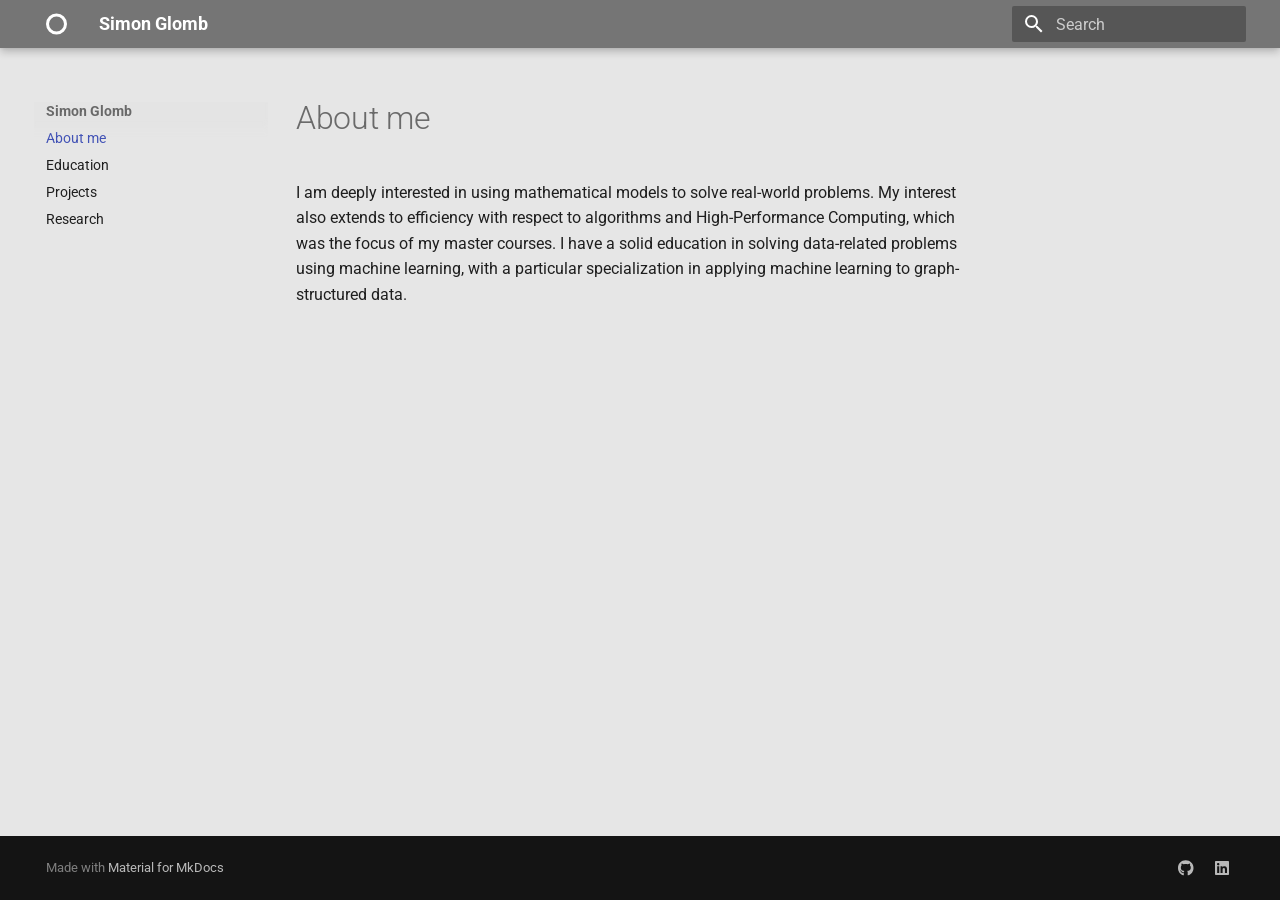
<file: index.html>
<!doctype html>
<html lang="en" class="no-js">
  <head>
    
      <meta charset="utf-8">
      <meta name="viewport" content="width=device-width,initial-scale=1">
      
      
      
        <link rel="canonical" href="https://simonglomb.github.io/">
      
      
      
        <link rel="next" href="education/">
      
      
      <link rel="icon" href="assets/1x1.png">
      <meta name="generator" content="mkdocs-1.6.1, mkdocs-material-9.6.14">
    
    
      
        <title>Simon Glomb</title>
      
    
    
      <link rel="stylesheet" href="assets/stylesheets/main.342714a4.min.css">
      
        
        <link rel="stylesheet" href="assets/stylesheets/palette.06af60db.min.css">
      
      


    
    
      
    
    
      
        
        
        <link rel="preconnect" href="https://fonts.gstatic.com" crossorigin>
        <link rel="stylesheet" href="https://fonts.googleapis.com/css?family=Roboto:300,300i,400,400i,700,700i%7CRoboto+Mono:400,400i,700,700i&display=fallback">
        <style>:root{--md-text-font:"Roboto";--md-code-font:"Roboto Mono"}</style>
      
    
    
      <link rel="stylesheet" href="extra.css">
    
    <script>__md_scope=new URL(".",location),__md_hash=e=>[...e].reduce(((e,_)=>(e<<5)-e+_.charCodeAt(0)),0),__md_get=(e,_=localStorage,t=__md_scope)=>JSON.parse(_.getItem(t.pathname+"."+e)),__md_set=(e,_,t=localStorage,a=__md_scope)=>{try{t.setItem(a.pathname+"."+e,JSON.stringify(_))}catch(e){}}</script>
    
      

    
    
    
  </head>
  
  
    
    
    
    
    
    <body dir="ltr" data-md-color-scheme="default" data-md-color-primary="grey" data-md-color-accent="white">
  
    
    <input class="md-toggle" data-md-toggle="drawer" type="checkbox" id="__drawer" autocomplete="off">
    <input class="md-toggle" data-md-toggle="search" type="checkbox" id="__search" autocomplete="off">
    <label class="md-overlay" for="__drawer"></label>
    <div data-md-component="skip">
      
        
        <a href="#about-me" class="md-skip">
          Skip to content
        </a>
      
    </div>
    <div data-md-component="announce">
      
    </div>
    
    
      

  

<header class="md-header md-header--shadow" data-md-component="header">
  <nav class="md-header__inner md-grid" aria-label="Header">
    <a href="." title="Simon Glomb" class="md-header__button md-logo" aria-label="Simon Glomb" data-md-component="logo">
      
  
  <svg xmlns="http://www.w3.org/2000/svg" viewBox="0 0 448 512"><!--! Font Awesome Free 6.7.2 by @fontawesome - https://fontawesome.com License - https://fontawesome.com/license/free (Icons: CC BY 4.0, Fonts: SIL OFL 1.1, Code: MIT License) Copyright 2024 Fonticons, Inc.--><path d="M224 96a160 160 0 1 0 0 320 160 160 0 1 0 0-320m224 160a224 224 0 1 1-448 0 224 224 0 1 1 448 0"/></svg>

    </a>
    <label class="md-header__button md-icon" for="__drawer">
      
      <svg xmlns="http://www.w3.org/2000/svg" viewBox="0 0 24 24"><path d="M3 6h18v2H3zm0 5h18v2H3zm0 5h18v2H3z"/></svg>
    </label>
    <div class="md-header__title" data-md-component="header-title">
      <div class="md-header__ellipsis">
        <div class="md-header__topic">
          <span class="md-ellipsis">
            Simon Glomb
          </span>
        </div>
        <div class="md-header__topic" data-md-component="header-topic">
          <span class="md-ellipsis">
            
              About me
            
          </span>
        </div>
      </div>
    </div>
    
      
    
    
    
    
      
      
        <label class="md-header__button md-icon" for="__search">
          
          <svg xmlns="http://www.w3.org/2000/svg" viewBox="0 0 24 24"><path d="M9.5 3A6.5 6.5 0 0 1 16 9.5c0 1.61-.59 3.09-1.56 4.23l.27.27h.79l5 5-1.5 1.5-5-5v-.79l-.27-.27A6.52 6.52 0 0 1 9.5 16 6.5 6.5 0 0 1 3 9.5 6.5 6.5 0 0 1 9.5 3m0 2C7 5 5 7 5 9.5S7 14 9.5 14 14 12 14 9.5 12 5 9.5 5"/></svg>
        </label>
        <div class="md-search" data-md-component="search" role="dialog">
  <label class="md-search__overlay" for="__search"></label>
  <div class="md-search__inner" role="search">
    <form class="md-search__form" name="search">
      <input type="text" class="md-search__input" name="query" aria-label="Search" placeholder="Search" autocapitalize="off" autocorrect="off" autocomplete="off" spellcheck="false" data-md-component="search-query" required>
      <label class="md-search__icon md-icon" for="__search">
        
        <svg xmlns="http://www.w3.org/2000/svg" viewBox="0 0 24 24"><path d="M9.5 3A6.5 6.5 0 0 1 16 9.5c0 1.61-.59 3.09-1.56 4.23l.27.27h.79l5 5-1.5 1.5-5-5v-.79l-.27-.27A6.52 6.52 0 0 1 9.5 16 6.5 6.5 0 0 1 3 9.5 6.5 6.5 0 0 1 9.5 3m0 2C7 5 5 7 5 9.5S7 14 9.5 14 14 12 14 9.5 12 5 9.5 5"/></svg>
        
        <svg xmlns="http://www.w3.org/2000/svg" viewBox="0 0 24 24"><path d="M20 11v2H8l5.5 5.5-1.42 1.42L4.16 12l7.92-7.92L13.5 5.5 8 11z"/></svg>
      </label>
      <nav class="md-search__options" aria-label="Search">
        
        <button type="reset" class="md-search__icon md-icon" title="Clear" aria-label="Clear" tabindex="-1">
          
          <svg xmlns="http://www.w3.org/2000/svg" viewBox="0 0 24 24"><path d="M19 6.41 17.59 5 12 10.59 6.41 5 5 6.41 10.59 12 5 17.59 6.41 19 12 13.41 17.59 19 19 17.59 13.41 12z"/></svg>
        </button>
      </nav>
      
    </form>
    <div class="md-search__output">
      <div class="md-search__scrollwrap" tabindex="0" data-md-scrollfix>
        <div class="md-search-result" data-md-component="search-result">
          <div class="md-search-result__meta">
            Initializing search
          </div>
          <ol class="md-search-result__list" role="presentation"></ol>
        </div>
      </div>
    </div>
  </div>
</div>
      
    
    
  </nav>
  
</header>
    
    <div class="md-container" data-md-component="container">
      
      
        
          
        
      
      <main class="md-main" data-md-component="main">
        <div class="md-main__inner md-grid">
          
            
              
              <div class="md-sidebar md-sidebar--primary" data-md-component="sidebar" data-md-type="navigation" >
                <div class="md-sidebar__scrollwrap">
                  <div class="md-sidebar__inner">
                    



<nav class="md-nav md-nav--primary" aria-label="Navigation" data-md-level="0">
  <label class="md-nav__title" for="__drawer">
    <a href="." title="Simon Glomb" class="md-nav__button md-logo" aria-label="Simon Glomb" data-md-component="logo">
      
  
  <svg xmlns="http://www.w3.org/2000/svg" viewBox="0 0 448 512"><!--! Font Awesome Free 6.7.2 by @fontawesome - https://fontawesome.com License - https://fontawesome.com/license/free (Icons: CC BY 4.0, Fonts: SIL OFL 1.1, Code: MIT License) Copyright 2024 Fonticons, Inc.--><path d="M224 96a160 160 0 1 0 0 320 160 160 0 1 0 0-320m224 160a224 224 0 1 1-448 0 224 224 0 1 1 448 0"/></svg>

    </a>
    Simon Glomb
  </label>
  
  <ul class="md-nav__list" data-md-scrollfix>
    
      
      
  
  
    
  
  
  
    <li class="md-nav__item md-nav__item--active">
      
      <input class="md-nav__toggle md-toggle" type="checkbox" id="__toc">
      
      
        
      
      
      <a href="." class="md-nav__link md-nav__link--active">
        
  
  
  <span class="md-ellipsis">
    About me
    
  </span>
  

      </a>
      
    </li>
  

    
      
      
  
  
  
  
    <li class="md-nav__item">
      <a href="education/" class="md-nav__link">
        
  
  
  <span class="md-ellipsis">
    Education
    
  </span>
  

      </a>
    </li>
  

    
      
      
  
  
  
  
    <li class="md-nav__item">
      <a href="projects/" class="md-nav__link">
        
  
  
  <span class="md-ellipsis">
    Projects
    
  </span>
  

      </a>
    </li>
  

    
      
      
  
  
  
  
    <li class="md-nav__item">
      <a href="research/" class="md-nav__link">
        
  
  
  <span class="md-ellipsis">
    Research
    
  </span>
  

      </a>
    </li>
  

    
  </ul>
</nav>
                  </div>
                </div>
              </div>
            
            
              
              <div class="md-sidebar md-sidebar--secondary" data-md-component="sidebar" data-md-type="toc" >
                <div class="md-sidebar__scrollwrap">
                  <div class="md-sidebar__inner">
                    

<nav class="md-nav md-nav--secondary" aria-label="Table of contents">
  
  
  
    
  
  
</nav>
                  </div>
                </div>
              </div>
            
          
          
            <div class="md-content" data-md-component="content">
              <article class="md-content__inner md-typeset">
                
                  



<h1 id="about-me">About me</h1>
<p>I am deeply interested in using mathematical models to solve real-world problems. My interest also extends to efficiency with respect to algorithms and High-Performance Computing, which was the focus of my master courses. I have a solid education in solving data-related problems using machine learning, with a particular specialization in applying machine learning to graph-structured data.</p>












                
              </article>
            </div>
          
          
<script>var target=document.getElementById(location.hash.slice(1));target&&target.name&&(target.checked=target.name.startsWith("__tabbed_"))</script>
        </div>
        
      </main>
      
        <footer class="md-footer">
  
  <div class="md-footer-meta md-typeset">
    <div class="md-footer-meta__inner md-grid">
      <div class="md-copyright">
  
  
    Made with
    <a href="https://squidfunk.github.io/mkdocs-material/" target="_blank" rel="noopener">
      Material for MkDocs
    </a>
  
</div>
      
        <div class="md-social">
  
    
    
    
    
      
      
    
    <a href="https://github.com/SimonGlomb" target="_blank" rel="noopener" title="github.com" class="md-social__link">
      <svg xmlns="http://www.w3.org/2000/svg" viewBox="0 0 496 512"><!--! Font Awesome Free 6.7.2 by @fontawesome - https://fontawesome.com License - https://fontawesome.com/license/free (Icons: CC BY 4.0, Fonts: SIL OFL 1.1, Code: MIT License) Copyright 2024 Fonticons, Inc.--><path d="M165.9 397.4c0 2-2.3 3.6-5.2 3.6-3.3.3-5.6-1.3-5.6-3.6 0-2 2.3-3.6 5.2-3.6 3-.3 5.6 1.3 5.6 3.6m-31.1-4.5c-.7 2 1.3 4.3 4.3 4.9 2.6 1 5.6 0 6.2-2s-1.3-4.3-4.3-5.2c-2.6-.7-5.5.3-6.2 2.3m44.2-1.7c-2.9.7-4.9 2.6-4.6 4.9.3 2 2.9 3.3 5.9 2.6 2.9-.7 4.9-2.6 4.6-4.6-.3-1.9-3-3.2-5.9-2.9M244.8 8C106.1 8 0 113.3 0 252c0 110.9 69.8 205.8 169.5 239.2 12.8 2.3 17.3-5.6 17.3-12.1 0-6.2-.3-40.4-.3-61.4 0 0-70 15-84.7-29.8 0 0-11.4-29.1-27.8-36.6 0 0-22.9-15.7 1.6-15.4 0 0 24.9 2 38.6 25.8 21.9 38.6 58.6 27.5 72.9 20.9 2.3-16 8.8-27.1 16-33.7-55.9-6.2-112.3-14.3-112.3-110.5 0-27.5 7.6-41.3 23.6-58.9-2.6-6.5-11.1-33.3 2.6-67.9 20.9-6.5 69 27 69 27 20-5.6 41.5-8.5 62.8-8.5s42.8 2.9 62.8 8.5c0 0 48.1-33.6 69-27 13.7 34.7 5.2 61.4 2.6 67.9 16 17.7 25.8 31.5 25.8 58.9 0 96.5-58.9 104.2-114.8 110.5 9.2 7.9 17 22.9 17 46.4 0 33.7-.3 75.4-.3 83.6 0 6.5 4.6 14.4 17.3 12.1C428.2 457.8 496 362.9 496 252 496 113.3 383.5 8 244.8 8M97.2 352.9c-1.3 1-1 3.3.7 5.2 1.6 1.6 3.9 2.3 5.2 1 1.3-1 1-3.3-.7-5.2-1.6-1.6-3.9-2.3-5.2-1m-10.8-8.1c-.7 1.3.3 2.9 2.3 3.9 1.6 1 3.6.7 4.3-.7.7-1.3-.3-2.9-2.3-3.9-2-.6-3.6-.3-4.3.7m32.4 35.6c-1.6 1.3-1 4.3 1.3 6.2 2.3 2.3 5.2 2.6 6.5 1 1.3-1.3.7-4.3-1.3-6.2-2.2-2.3-5.2-2.6-6.5-1m-11.4-14.7c-1.6 1-1.6 3.6 0 5.9s4.3 3.3 5.6 2.3c1.6-1.3 1.6-3.9 0-6.2-1.4-2.3-4-3.3-5.6-2"/></svg>
    </a>
  
    
    
    
    
      
      
    
    <a href="https://www.linkedin.com/in/simon-glomb-aa63351a3" target="_blank" rel="noopener" title="www.linkedin.com" class="md-social__link">
      <svg xmlns="http://www.w3.org/2000/svg" viewBox="0 0 448 512"><!--! Font Awesome Free 6.7.2 by @fontawesome - https://fontawesome.com License - https://fontawesome.com/license/free (Icons: CC BY 4.0, Fonts: SIL OFL 1.1, Code: MIT License) Copyright 2024 Fonticons, Inc.--><path d="M416 32H31.9C14.3 32 0 46.5 0 64.3v383.4C0 465.5 14.3 480 31.9 480H416c17.6 0 32-14.5 32-32.3V64.3c0-17.8-14.4-32.3-32-32.3M135.4 416H69V202.2h66.5V416zm-33.2-243c-21.3 0-38.5-17.3-38.5-38.5S80.9 96 102.2 96c21.2 0 38.5 17.3 38.5 38.5 0 21.3-17.2 38.5-38.5 38.5m282.1 243h-66.4V312c0-24.8-.5-56.7-34.5-56.7-34.6 0-39.9 27-39.9 54.9V416h-66.4V202.2h63.7v29.2h.9c8.9-16.8 30.6-34.5 62.9-34.5 67.2 0 79.7 44.3 79.7 101.9z"/></svg>
    </a>
  
</div>
      
    </div>
  </div>
</footer>
      
    </div>
    <div class="md-dialog" data-md-component="dialog">
      <div class="md-dialog__inner md-typeset"></div>
    </div>
    
    
    
      
      <script id="__config" type="application/json">{"base": ".", "features": ["navigation.sections", "navigation.indexes", "navigation.instant", "navigation.path"], "search": "assets/javascripts/workers/search.d50fe291.min.js", "tags": null, "translations": {"clipboard.copied": "Copied to clipboard", "clipboard.copy": "Copy to clipboard", "search.result.more.one": "1 more on this page", "search.result.more.other": "# more on this page", "search.result.none": "No matching documents", "search.result.one": "1 matching document", "search.result.other": "# matching documents", "search.result.placeholder": "Type to start searching", "search.result.term.missing": "Missing", "select.version": "Select version"}, "version": null}</script>
    
    
      <script src="assets/javascripts/bundle.13a4f30d.min.js"></script>
      
    
  </body>
</html>
</file>
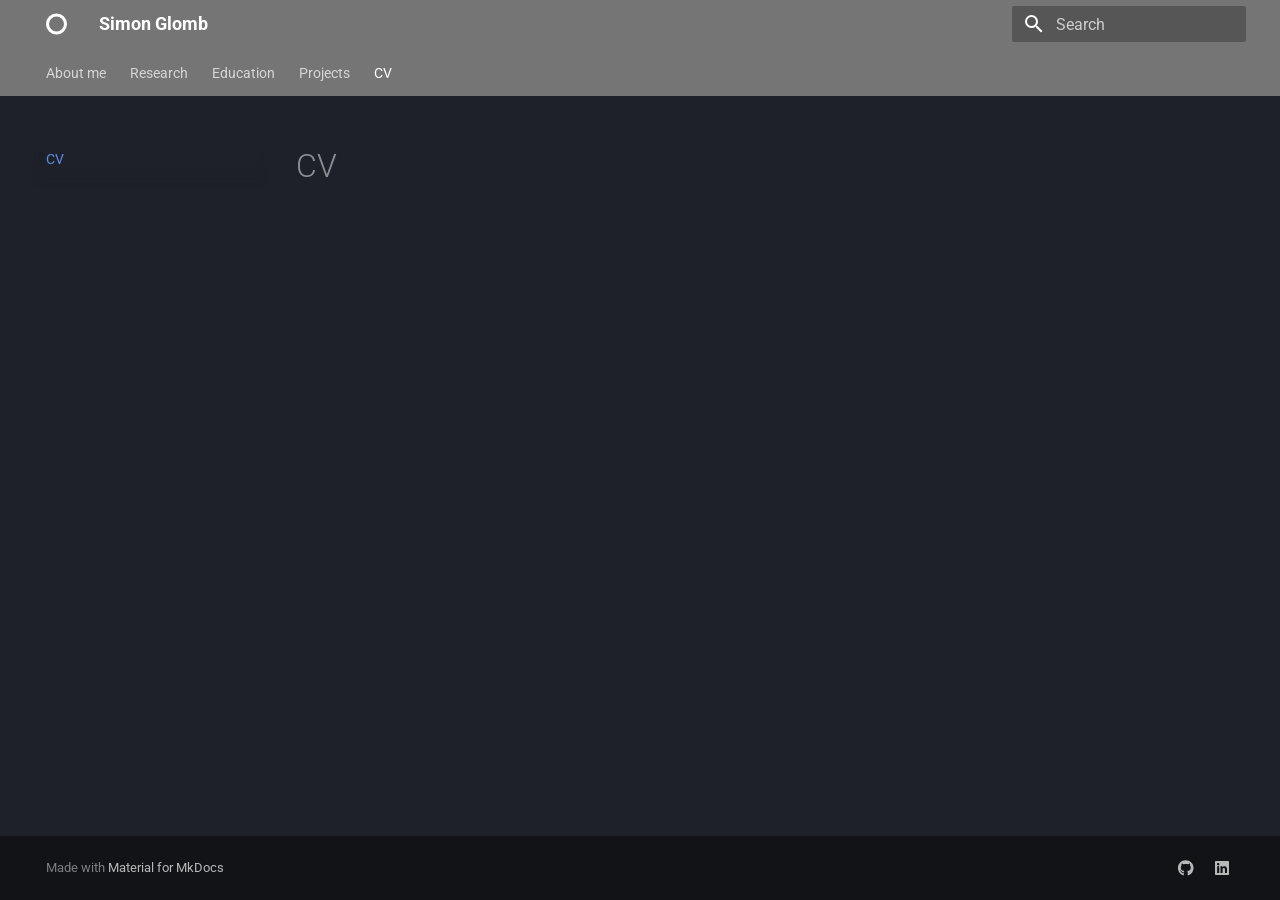
<file: cv/index.html>
<!doctype html>
<html lang="en" class="no-js">
  <head>
    
      <meta charset="utf-8">
      <meta name="viewport" content="width=device-width,initial-scale=1">
      
      
      
        <link rel="canonical" href="https://simonglomb.github.io/cv/">
      
      
        <link rel="prev" href="../projects/">
      
      
      
      <link rel="icon" href="../assets/1x1.png">
      <meta name="generator" content="mkdocs-1.6.1, mkdocs-material-9.6.14">
    
    
      
        <title>CV - Simon Glomb</title>
      
    
    
      <link rel="stylesheet" href="../assets/stylesheets/main.342714a4.min.css">
      
        
        <link rel="stylesheet" href="../assets/stylesheets/palette.06af60db.min.css">
      
      


    
    
      
    
    
      
        
        
        <link rel="preconnect" href="https://fonts.gstatic.com" crossorigin>
        <link rel="stylesheet" href="https://fonts.googleapis.com/css?family=Roboto:300,300i,400,400i,700,700i%7CRoboto+Mono:400,400i,700,700i&display=fallback">
        <style>:root{--md-text-font:"Roboto";--md-code-font:"Roboto Mono"}</style>
      
    
    
    <script>__md_scope=new URL("..",location),__md_hash=e=>[...e].reduce(((e,_)=>(e<<5)-e+_.charCodeAt(0)),0),__md_get=(e,_=localStorage,t=__md_scope)=>JSON.parse(_.getItem(t.pathname+"."+e)),__md_set=(e,_,t=localStorage,a=__md_scope)=>{try{t.setItem(a.pathname+"."+e,JSON.stringify(_))}catch(e){}}</script>
    
      

    
    
    
  </head>
  
  
    
    
    
    
    
    <body dir="ltr" data-md-color-scheme="slate" data-md-color-primary="grey" data-md-color-accent="white">
  
    
    <input class="md-toggle" data-md-toggle="drawer" type="checkbox" id="__drawer" autocomplete="off">
    <input class="md-toggle" data-md-toggle="search" type="checkbox" id="__search" autocomplete="off">
    <label class="md-overlay" for="__drawer"></label>
    <div data-md-component="skip">
      
        
        <a href="#cv" class="md-skip">
          Skip to content
        </a>
      
    </div>
    <div data-md-component="announce">
      
    </div>
    
    
      

<header class="md-header" data-md-component="header">
  <nav class="md-header__inner md-grid" aria-label="Header">
    <a href=".." title="Simon Glomb" class="md-header__button md-logo" aria-label="Simon Glomb" data-md-component="logo">
      
  
  <svg xmlns="http://www.w3.org/2000/svg" viewBox="0 0 448 512"><!--! Font Awesome Free 6.7.2 by @fontawesome - https://fontawesome.com License - https://fontawesome.com/license/free (Icons: CC BY 4.0, Fonts: SIL OFL 1.1, Code: MIT License) Copyright 2024 Fonticons, Inc.--><path d="M224 96a160 160 0 1 0 0 320 160 160 0 1 0 0-320m224 160a224 224 0 1 1-448 0 224 224 0 1 1 448 0"/></svg>

    </a>
    <label class="md-header__button md-icon" for="__drawer">
      
      <svg xmlns="http://www.w3.org/2000/svg" viewBox="0 0 24 24"><path d="M3 6h18v2H3zm0 5h18v2H3zm0 5h18v2H3z"/></svg>
    </label>
    <div class="md-header__title" data-md-component="header-title">
      <div class="md-header__ellipsis">
        <div class="md-header__topic">
          <span class="md-ellipsis">
            Simon Glomb
          </span>
        </div>
        <div class="md-header__topic" data-md-component="header-topic">
          <span class="md-ellipsis">
            
              CV
            
          </span>
        </div>
      </div>
    </div>
    
      
    
    
    
    
      
      
        <label class="md-header__button md-icon" for="__search">
          
          <svg xmlns="http://www.w3.org/2000/svg" viewBox="0 0 24 24"><path d="M9.5 3A6.5 6.5 0 0 1 16 9.5c0 1.61-.59 3.09-1.56 4.23l.27.27h.79l5 5-1.5 1.5-5-5v-.79l-.27-.27A6.52 6.52 0 0 1 9.5 16 6.5 6.5 0 0 1 3 9.5 6.5 6.5 0 0 1 9.5 3m0 2C7 5 5 7 5 9.5S7 14 9.5 14 14 12 14 9.5 12 5 9.5 5"/></svg>
        </label>
        <div class="md-search" data-md-component="search" role="dialog">
  <label class="md-search__overlay" for="__search"></label>
  <div class="md-search__inner" role="search">
    <form class="md-search__form" name="search">
      <input type="text" class="md-search__input" name="query" aria-label="Search" placeholder="Search" autocapitalize="off" autocorrect="off" autocomplete="off" spellcheck="false" data-md-component="search-query" required>
      <label class="md-search__icon md-icon" for="__search">
        
        <svg xmlns="http://www.w3.org/2000/svg" viewBox="0 0 24 24"><path d="M9.5 3A6.5 6.5 0 0 1 16 9.5c0 1.61-.59 3.09-1.56 4.23l.27.27h.79l5 5-1.5 1.5-5-5v-.79l-.27-.27A6.52 6.52 0 0 1 9.5 16 6.5 6.5 0 0 1 3 9.5 6.5 6.5 0 0 1 9.5 3m0 2C7 5 5 7 5 9.5S7 14 9.5 14 14 12 14 9.5 12 5 9.5 5"/></svg>
        
        <svg xmlns="http://www.w3.org/2000/svg" viewBox="0 0 24 24"><path d="M20 11v2H8l5.5 5.5-1.42 1.42L4.16 12l7.92-7.92L13.5 5.5 8 11z"/></svg>
      </label>
      <nav class="md-search__options" aria-label="Search">
        
        <button type="reset" class="md-search__icon md-icon" title="Clear" aria-label="Clear" tabindex="-1">
          
          <svg xmlns="http://www.w3.org/2000/svg" viewBox="0 0 24 24"><path d="M19 6.41 17.59 5 12 10.59 6.41 5 5 6.41 10.59 12 5 17.59 6.41 19 12 13.41 17.59 19 19 17.59 13.41 12z"/></svg>
        </button>
      </nav>
      
    </form>
    <div class="md-search__output">
      <div class="md-search__scrollwrap" tabindex="0" data-md-scrollfix>
        <div class="md-search-result" data-md-component="search-result">
          <div class="md-search-result__meta">
            Initializing search
          </div>
          <ol class="md-search-result__list" role="presentation"></ol>
        </div>
      </div>
    </div>
  </div>
</div>
      
    
    
  </nav>
  
</header>
    
    <div class="md-container" data-md-component="container">
      
      
        
          
            
<nav class="md-tabs" aria-label="Tabs" data-md-component="tabs">
  <div class="md-grid">
    <ul class="md-tabs__list">
      
        
  
  
  
  
    <li class="md-tabs__item">
      <a href=".." class="md-tabs__link">
        
  
  
    
  
  About me

      </a>
    </li>
  

      
        
  
  
  
  
    <li class="md-tabs__item">
      <a href="../research/" class="md-tabs__link">
        
  
  
    
  
  Research

      </a>
    </li>
  

      
        
  
  
  
  
    <li class="md-tabs__item">
      <a href="../education/" class="md-tabs__link">
        
  
  
    
  
  Education

      </a>
    </li>
  

      
        
  
  
  
  
    <li class="md-tabs__item">
      <a href="../projects/" class="md-tabs__link">
        
  
  
    
  
  Projects

      </a>
    </li>
  

      
        
  
  
  
    
  
  
    <li class="md-tabs__item md-tabs__item--active">
      <a href="./" class="md-tabs__link">
        
  
  
    
  
  CV

      </a>
    </li>
  

      
    </ul>
  </div>
</nav>
          
        
      
      <main class="md-main" data-md-component="main">
        <div class="md-main__inner md-grid">
          
            
              
              <div class="md-sidebar md-sidebar--primary" data-md-component="sidebar" data-md-type="navigation" >
                <div class="md-sidebar__scrollwrap">
                  <div class="md-sidebar__inner">
                    


  


<nav class="md-nav md-nav--primary md-nav--lifted" aria-label="Navigation" data-md-level="0">
  <label class="md-nav__title" for="__drawer">
    <a href=".." title="Simon Glomb" class="md-nav__button md-logo" aria-label="Simon Glomb" data-md-component="logo">
      
  
  <svg xmlns="http://www.w3.org/2000/svg" viewBox="0 0 448 512"><!--! Font Awesome Free 6.7.2 by @fontawesome - https://fontawesome.com License - https://fontawesome.com/license/free (Icons: CC BY 4.0, Fonts: SIL OFL 1.1, Code: MIT License) Copyright 2024 Fonticons, Inc.--><path d="M224 96a160 160 0 1 0 0 320 160 160 0 1 0 0-320m224 160a224 224 0 1 1-448 0 224 224 0 1 1 448 0"/></svg>

    </a>
    Simon Glomb
  </label>
  
  <ul class="md-nav__list" data-md-scrollfix>
    
      
      
  
  
  
  
    <li class="md-nav__item">
      <a href=".." class="md-nav__link">
        
  
  
  <span class="md-ellipsis">
    About me
    
  </span>
  

      </a>
    </li>
  

    
      
      
  
  
  
  
    <li class="md-nav__item">
      <a href="../research/" class="md-nav__link">
        
  
  
  <span class="md-ellipsis">
    Research
    
  </span>
  

      </a>
    </li>
  

    
      
      
  
  
  
  
    <li class="md-nav__item">
      <a href="../education/" class="md-nav__link">
        
  
  
  <span class="md-ellipsis">
    Education
    
  </span>
  

      </a>
    </li>
  

    
      
      
  
  
  
  
    <li class="md-nav__item">
      <a href="../projects/" class="md-nav__link">
        
  
  
  <span class="md-ellipsis">
    Projects
    
  </span>
  

      </a>
    </li>
  

    
      
      
  
  
    
  
  
  
    <li class="md-nav__item md-nav__item--active">
      
      <input class="md-nav__toggle md-toggle" type="checkbox" id="__toc">
      
      
        
      
      
      <a href="./" class="md-nav__link md-nav__link--active">
        
  
  
  <span class="md-ellipsis">
    CV
    
  </span>
  

      </a>
      
    </li>
  

    
  </ul>
</nav>
                  </div>
                </div>
              </div>
            
            
              
              <div class="md-sidebar md-sidebar--secondary" data-md-component="sidebar" data-md-type="toc" >
                <div class="md-sidebar__scrollwrap">
                  <div class="md-sidebar__inner">
                    

<nav class="md-nav md-nav--secondary" aria-label="Table of contents">
  
  
  
    
  
  
</nav>
                  </div>
                </div>
              </div>
            
          
          
            <div class="md-content" data-md-component="content">
              <article class="md-content__inner md-typeset">
                
                  



<h1 id="cv">CV</h1>












                
              </article>
            </div>
          
          
<script>var target=document.getElementById(location.hash.slice(1));target&&target.name&&(target.checked=target.name.startsWith("__tabbed_"))</script>
        </div>
        
      </main>
      
        <footer class="md-footer">
  
  <div class="md-footer-meta md-typeset">
    <div class="md-footer-meta__inner md-grid">
      <div class="md-copyright">
  
  
    Made with
    <a href="https://squidfunk.github.io/mkdocs-material/" target="_blank" rel="noopener">
      Material for MkDocs
    </a>
  
</div>
      
        <div class="md-social">
  
    
    
    
    
      
      
    
    <a href="https://github.com/SimonGlomb" target="_blank" rel="noopener" title="github.com" class="md-social__link">
      <svg xmlns="http://www.w3.org/2000/svg" viewBox="0 0 496 512"><!--! Font Awesome Free 6.7.2 by @fontawesome - https://fontawesome.com License - https://fontawesome.com/license/free (Icons: CC BY 4.0, Fonts: SIL OFL 1.1, Code: MIT License) Copyright 2024 Fonticons, Inc.--><path d="M165.9 397.4c0 2-2.3 3.6-5.2 3.6-3.3.3-5.6-1.3-5.6-3.6 0-2 2.3-3.6 5.2-3.6 3-.3 5.6 1.3 5.6 3.6m-31.1-4.5c-.7 2 1.3 4.3 4.3 4.9 2.6 1 5.6 0 6.2-2s-1.3-4.3-4.3-5.2c-2.6-.7-5.5.3-6.2 2.3m44.2-1.7c-2.9.7-4.9 2.6-4.6 4.9.3 2 2.9 3.3 5.9 2.6 2.9-.7 4.9-2.6 4.6-4.6-.3-1.9-3-3.2-5.9-2.9M244.8 8C106.1 8 0 113.3 0 252c0 110.9 69.8 205.8 169.5 239.2 12.8 2.3 17.3-5.6 17.3-12.1 0-6.2-.3-40.4-.3-61.4 0 0-70 15-84.7-29.8 0 0-11.4-29.1-27.8-36.6 0 0-22.9-15.7 1.6-15.4 0 0 24.9 2 38.6 25.8 21.9 38.6 58.6 27.5 72.9 20.9 2.3-16 8.8-27.1 16-33.7-55.9-6.2-112.3-14.3-112.3-110.5 0-27.5 7.6-41.3 23.6-58.9-2.6-6.5-11.1-33.3 2.6-67.9 20.9-6.5 69 27 69 27 20-5.6 41.5-8.5 62.8-8.5s42.8 2.9 62.8 8.5c0 0 48.1-33.6 69-27 13.7 34.7 5.2 61.4 2.6 67.9 16 17.7 25.8 31.5 25.8 58.9 0 96.5-58.9 104.2-114.8 110.5 9.2 7.9 17 22.9 17 46.4 0 33.7-.3 75.4-.3 83.6 0 6.5 4.6 14.4 17.3 12.1C428.2 457.8 496 362.9 496 252 496 113.3 383.5 8 244.8 8M97.2 352.9c-1.3 1-1 3.3.7 5.2 1.6 1.6 3.9 2.3 5.2 1 1.3-1 1-3.3-.7-5.2-1.6-1.6-3.9-2.3-5.2-1m-10.8-8.1c-.7 1.3.3 2.9 2.3 3.9 1.6 1 3.6.7 4.3-.7.7-1.3-.3-2.9-2.3-3.9-2-.6-3.6-.3-4.3.7m32.4 35.6c-1.6 1.3-1 4.3 1.3 6.2 2.3 2.3 5.2 2.6 6.5 1 1.3-1.3.7-4.3-1.3-6.2-2.2-2.3-5.2-2.6-6.5-1m-11.4-14.7c-1.6 1-1.6 3.6 0 5.9s4.3 3.3 5.6 2.3c1.6-1.3 1.6-3.9 0-6.2-1.4-2.3-4-3.3-5.6-2"/></svg>
    </a>
  
    
    
    
    
      
      
    
    <a href="https://www.linkedin.com/in/simon-glomb-aa63351a3" target="_blank" rel="noopener" title="www.linkedin.com" class="md-social__link">
      <svg xmlns="http://www.w3.org/2000/svg" viewBox="0 0 448 512"><!--! Font Awesome Free 6.7.2 by @fontawesome - https://fontawesome.com License - https://fontawesome.com/license/free (Icons: CC BY 4.0, Fonts: SIL OFL 1.1, Code: MIT License) Copyright 2024 Fonticons, Inc.--><path d="M416 32H31.9C14.3 32 0 46.5 0 64.3v383.4C0 465.5 14.3 480 31.9 480H416c17.6 0 32-14.5 32-32.3V64.3c0-17.8-14.4-32.3-32-32.3M135.4 416H69V202.2h66.5V416zm-33.2-243c-21.3 0-38.5-17.3-38.5-38.5S80.9 96 102.2 96c21.2 0 38.5 17.3 38.5 38.5 0 21.3-17.2 38.5-38.5 38.5m282.1 243h-66.4V312c0-24.8-.5-56.7-34.5-56.7-34.6 0-39.9 27-39.9 54.9V416h-66.4V202.2h63.7v29.2h.9c8.9-16.8 30.6-34.5 62.9-34.5 67.2 0 79.7 44.3 79.7 101.9z"/></svg>
    </a>
  
</div>
      
    </div>
  </div>
</footer>
      
    </div>
    <div class="md-dialog" data-md-component="dialog">
      <div class="md-dialog__inner md-typeset"></div>
    </div>
    
    
    
      
      <script id="__config" type="application/json">{"base": "..", "features": ["navigation.tabs", "navigation.sections", "navigation.indexes", "navigation.instant", "navigation.path"], "search": "../assets/javascripts/workers/search.d50fe291.min.js", "tags": null, "translations": {"clipboard.copied": "Copied to clipboard", "clipboard.copy": "Copy to clipboard", "search.result.more.one": "1 more on this page", "search.result.more.other": "# more on this page", "search.result.none": "No matching documents", "search.result.one": "1 matching document", "search.result.other": "# matching documents", "search.result.placeholder": "Type to start searching", "search.result.term.missing": "Missing", "select.version": "Select version"}, "version": null}</script>
    
    
      <script src="../assets/javascripts/bundle.13a4f30d.min.js"></script>
      
    
  </body>
</html>
</file>
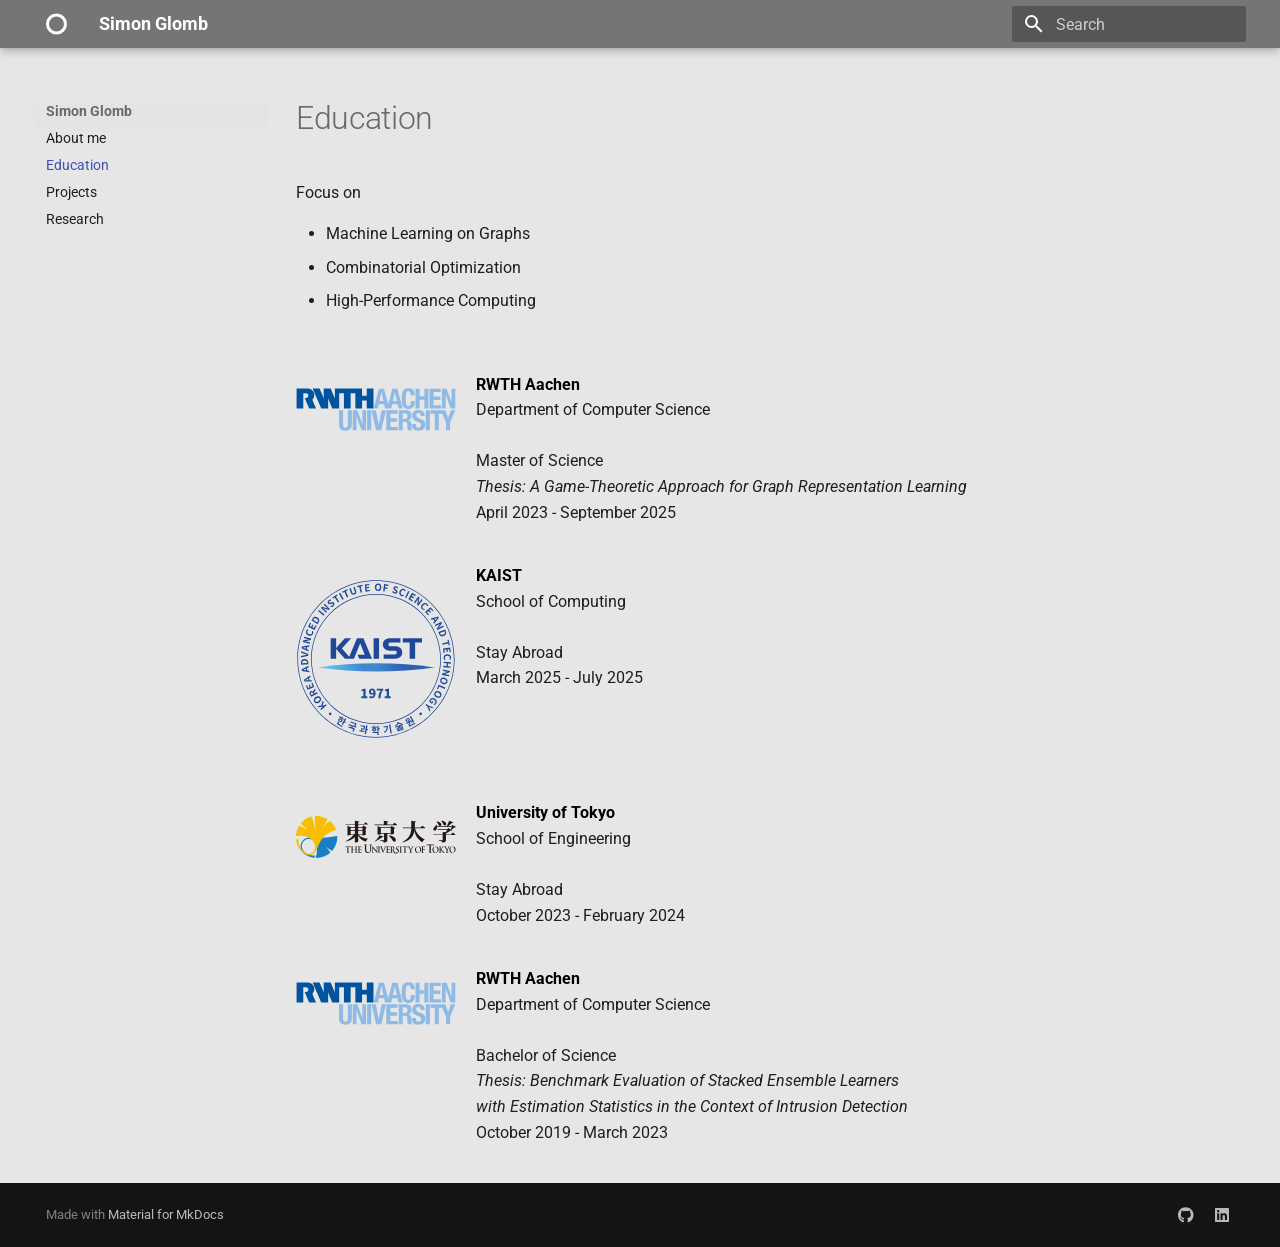
<file: education/index.html>
<!doctype html>
<html lang="en" class="no-js">
  <head>
    
      <meta charset="utf-8">
      <meta name="viewport" content="width=device-width,initial-scale=1">
      
      
      
        <link rel="canonical" href="https://simonglomb.github.io/education/">
      
      
        <link rel="prev" href="..">
      
      
        <link rel="next" href="../projects/">
      
      
      <link rel="icon" href="../assets/1x1.png">
      <meta name="generator" content="mkdocs-1.6.1, mkdocs-material-9.6.14">
    
    
      
        <title>Education - Simon Glomb</title>
      
    
    
      <link rel="stylesheet" href="../assets/stylesheets/main.342714a4.min.css">
      
        
        <link rel="stylesheet" href="../assets/stylesheets/palette.06af60db.min.css">
      
      


    
    
      
    
    
      
        
        
        <link rel="preconnect" href="https://fonts.gstatic.com" crossorigin>
        <link rel="stylesheet" href="https://fonts.googleapis.com/css?family=Roboto:300,300i,400,400i,700,700i%7CRoboto+Mono:400,400i,700,700i&display=fallback">
        <style>:root{--md-text-font:"Roboto";--md-code-font:"Roboto Mono"}</style>
      
    
    
      <link rel="stylesheet" href="../extra.css">
    
    <script>__md_scope=new URL("..",location),__md_hash=e=>[...e].reduce(((e,_)=>(e<<5)-e+_.charCodeAt(0)),0),__md_get=(e,_=localStorage,t=__md_scope)=>JSON.parse(_.getItem(t.pathname+"."+e)),__md_set=(e,_,t=localStorage,a=__md_scope)=>{try{t.setItem(a.pathname+"."+e,JSON.stringify(_))}catch(e){}}</script>
    
      

    
    
    
  </head>
  
  
    
    
    
    
    
    <body dir="ltr" data-md-color-scheme="default" data-md-color-primary="grey" data-md-color-accent="white">
  
    
    <input class="md-toggle" data-md-toggle="drawer" type="checkbox" id="__drawer" autocomplete="off">
    <input class="md-toggle" data-md-toggle="search" type="checkbox" id="__search" autocomplete="off">
    <label class="md-overlay" for="__drawer"></label>
    <div data-md-component="skip">
      
        
        <a href="#education" class="md-skip">
          Skip to content
        </a>
      
    </div>
    <div data-md-component="announce">
      
    </div>
    
    
      

  

<header class="md-header md-header--shadow" data-md-component="header">
  <nav class="md-header__inner md-grid" aria-label="Header">
    <a href=".." title="Simon Glomb" class="md-header__button md-logo" aria-label="Simon Glomb" data-md-component="logo">
      
  
  <svg xmlns="http://www.w3.org/2000/svg" viewBox="0 0 448 512"><!--! Font Awesome Free 6.7.2 by @fontawesome - https://fontawesome.com License - https://fontawesome.com/license/free (Icons: CC BY 4.0, Fonts: SIL OFL 1.1, Code: MIT License) Copyright 2024 Fonticons, Inc.--><path d="M224 96a160 160 0 1 0 0 320 160 160 0 1 0 0-320m224 160a224 224 0 1 1-448 0 224 224 0 1 1 448 0"/></svg>

    </a>
    <label class="md-header__button md-icon" for="__drawer">
      
      <svg xmlns="http://www.w3.org/2000/svg" viewBox="0 0 24 24"><path d="M3 6h18v2H3zm0 5h18v2H3zm0 5h18v2H3z"/></svg>
    </label>
    <div class="md-header__title" data-md-component="header-title">
      <div class="md-header__ellipsis">
        <div class="md-header__topic">
          <span class="md-ellipsis">
            Simon Glomb
          </span>
        </div>
        <div class="md-header__topic" data-md-component="header-topic">
          <span class="md-ellipsis">
            
              Education
            
          </span>
        </div>
      </div>
    </div>
    
      
    
    
    
    
      
      
        <label class="md-header__button md-icon" for="__search">
          
          <svg xmlns="http://www.w3.org/2000/svg" viewBox="0 0 24 24"><path d="M9.5 3A6.5 6.5 0 0 1 16 9.5c0 1.61-.59 3.09-1.56 4.23l.27.27h.79l5 5-1.5 1.5-5-5v-.79l-.27-.27A6.52 6.52 0 0 1 9.5 16 6.5 6.5 0 0 1 3 9.5 6.5 6.5 0 0 1 9.5 3m0 2C7 5 5 7 5 9.5S7 14 9.5 14 14 12 14 9.5 12 5 9.5 5"/></svg>
        </label>
        <div class="md-search" data-md-component="search" role="dialog">
  <label class="md-search__overlay" for="__search"></label>
  <div class="md-search__inner" role="search">
    <form class="md-search__form" name="search">
      <input type="text" class="md-search__input" name="query" aria-label="Search" placeholder="Search" autocapitalize="off" autocorrect="off" autocomplete="off" spellcheck="false" data-md-component="search-query" required>
      <label class="md-search__icon md-icon" for="__search">
        
        <svg xmlns="http://www.w3.org/2000/svg" viewBox="0 0 24 24"><path d="M9.5 3A6.5 6.5 0 0 1 16 9.5c0 1.61-.59 3.09-1.56 4.23l.27.27h.79l5 5-1.5 1.5-5-5v-.79l-.27-.27A6.52 6.52 0 0 1 9.5 16 6.5 6.5 0 0 1 3 9.5 6.5 6.5 0 0 1 9.5 3m0 2C7 5 5 7 5 9.5S7 14 9.5 14 14 12 14 9.5 12 5 9.5 5"/></svg>
        
        <svg xmlns="http://www.w3.org/2000/svg" viewBox="0 0 24 24"><path d="M20 11v2H8l5.5 5.5-1.42 1.42L4.16 12l7.92-7.92L13.5 5.5 8 11z"/></svg>
      </label>
      <nav class="md-search__options" aria-label="Search">
        
        <button type="reset" class="md-search__icon md-icon" title="Clear" aria-label="Clear" tabindex="-1">
          
          <svg xmlns="http://www.w3.org/2000/svg" viewBox="0 0 24 24"><path d="M19 6.41 17.59 5 12 10.59 6.41 5 5 6.41 10.59 12 5 17.59 6.41 19 12 13.41 17.59 19 19 17.59 13.41 12z"/></svg>
        </button>
      </nav>
      
    </form>
    <div class="md-search__output">
      <div class="md-search__scrollwrap" tabindex="0" data-md-scrollfix>
        <div class="md-search-result" data-md-component="search-result">
          <div class="md-search-result__meta">
            Initializing search
          </div>
          <ol class="md-search-result__list" role="presentation"></ol>
        </div>
      </div>
    </div>
  </div>
</div>
      
    
    
  </nav>
  
</header>
    
    <div class="md-container" data-md-component="container">
      
      
        
          
        
      
      <main class="md-main" data-md-component="main">
        <div class="md-main__inner md-grid">
          
            
              
              <div class="md-sidebar md-sidebar--primary" data-md-component="sidebar" data-md-type="navigation" >
                <div class="md-sidebar__scrollwrap">
                  <div class="md-sidebar__inner">
                    



<nav class="md-nav md-nav--primary" aria-label="Navigation" data-md-level="0">
  <label class="md-nav__title" for="__drawer">
    <a href=".." title="Simon Glomb" class="md-nav__button md-logo" aria-label="Simon Glomb" data-md-component="logo">
      
  
  <svg xmlns="http://www.w3.org/2000/svg" viewBox="0 0 448 512"><!--! Font Awesome Free 6.7.2 by @fontawesome - https://fontawesome.com License - https://fontawesome.com/license/free (Icons: CC BY 4.0, Fonts: SIL OFL 1.1, Code: MIT License) Copyright 2024 Fonticons, Inc.--><path d="M224 96a160 160 0 1 0 0 320 160 160 0 1 0 0-320m224 160a224 224 0 1 1-448 0 224 224 0 1 1 448 0"/></svg>

    </a>
    Simon Glomb
  </label>
  
  <ul class="md-nav__list" data-md-scrollfix>
    
      
      
  
  
  
  
    <li class="md-nav__item">
      <a href=".." class="md-nav__link">
        
  
  
  <span class="md-ellipsis">
    About me
    
  </span>
  

      </a>
    </li>
  

    
      
      
  
  
    
  
  
  
    <li class="md-nav__item md-nav__item--active">
      
      <input class="md-nav__toggle md-toggle" type="checkbox" id="__toc">
      
      
        
      
      
      <a href="./" class="md-nav__link md-nav__link--active">
        
  
  
  <span class="md-ellipsis">
    Education
    
  </span>
  

      </a>
      
    </li>
  

    
      
      
  
  
  
  
    <li class="md-nav__item">
      <a href="../projects/" class="md-nav__link">
        
  
  
  <span class="md-ellipsis">
    Projects
    
  </span>
  

      </a>
    </li>
  

    
      
      
  
  
  
  
    <li class="md-nav__item">
      <a href="../research/" class="md-nav__link">
        
  
  
  <span class="md-ellipsis">
    Research
    
  </span>
  

      </a>
    </li>
  

    
  </ul>
</nav>
                  </div>
                </div>
              </div>
            
            
              
              <div class="md-sidebar md-sidebar--secondary" data-md-component="sidebar" data-md-type="toc" >
                <div class="md-sidebar__scrollwrap">
                  <div class="md-sidebar__inner">
                    

<nav class="md-nav md-nav--secondary" aria-label="Table of contents">
  
  
  
    
  
  
</nav>
                  </div>
                </div>
              </div>
            
          
          
            <div class="md-content" data-md-component="content">
              <article class="md-content__inner md-typeset">
                
                  



<h1 id="education">Education</h1>
<p>Focus on </p>
<ul>
    <li>Machine Learning on Graphs </li>
    <li>Combinatorial Optimization </li>
    <li>High-Performance Computing </li>
</ul>

<p><br></p>
<div style="display: flex; align-items: flex-start; gap: 20px; margin-bottom: 1cm;">
<p><img alt="" src="../assets/rwth_image.svg" width="160" />
  </p>
<div>
    <strong style="color:#000000;">RWTH Aachen</strong><br>
    Department of Computer Science<br><br>
    Master of Science<br>
    <em>Thesis: A Game-Theoretic Approach for Graph Representation Learning</em><br>
    April 2023 - September 2025
  </div>
</div>
<div style="display: flex; align-items: flex-start; gap: 20px; margin-bottom: 1cm;">
<p><img alt="" src="../assets/KAIST_logo.svg" width="160" />
  </p>
<div>
    <strong style="color:#000000;">KAIST</strong><br>
    School of Computing<br><br>
    Stay Abroad<br>
    March 2025 - July 2025
  </div>
</div>
<div style="display: flex; align-items: flex-start; gap: 20px; margin-bottom: 1cm;">
<p><img alt="" src="../assets/University_of_Tokyo_logo%2C_basic%2C_horizontal_%282004%E2%80%932024%29.svg" width="160" />
  </p>
<div>
    <strong style="color:#000000;">University of Tokyo</strong><br>
    School of Engineering<br><br>
    Stay Abroad<br>
    October 2023 - February 2024
  </div>
</div>
<div style="display: flex; align-items: flex-start; gap: 20px; margin-bottom: 1cm;">
<p><img alt="" src="../assets/rwth_image.svg" width="160" />
  </p>
<div>
    <strong style="color:#000000;">RWTH Aachen</strong><br>
    Department of Computer Science<br><br>
    Bachelor of Science<br>
    <em>Thesis: Benchmark Evaluation of Stacked Ensemble Learners  <br> with Estimation Statistics in the Context of
Intrusion Detection </em><br>
    October 2019 - March 2023
  </div>
</div>












                
              </article>
            </div>
          
          
<script>var target=document.getElementById(location.hash.slice(1));target&&target.name&&(target.checked=target.name.startsWith("__tabbed_"))</script>
        </div>
        
      </main>
      
        <footer class="md-footer">
  
  <div class="md-footer-meta md-typeset">
    <div class="md-footer-meta__inner md-grid">
      <div class="md-copyright">
  
  
    Made with
    <a href="https://squidfunk.github.io/mkdocs-material/" target="_blank" rel="noopener">
      Material for MkDocs
    </a>
  
</div>
      
        <div class="md-social">
  
    
    
    
    
      
      
    
    <a href="https://github.com/SimonGlomb" target="_blank" rel="noopener" title="github.com" class="md-social__link">
      <svg xmlns="http://www.w3.org/2000/svg" viewBox="0 0 496 512"><!--! Font Awesome Free 6.7.2 by @fontawesome - https://fontawesome.com License - https://fontawesome.com/license/free (Icons: CC BY 4.0, Fonts: SIL OFL 1.1, Code: MIT License) Copyright 2024 Fonticons, Inc.--><path d="M165.9 397.4c0 2-2.3 3.6-5.2 3.6-3.3.3-5.6-1.3-5.6-3.6 0-2 2.3-3.6 5.2-3.6 3-.3 5.6 1.3 5.6 3.6m-31.1-4.5c-.7 2 1.3 4.3 4.3 4.9 2.6 1 5.6 0 6.2-2s-1.3-4.3-4.3-5.2c-2.6-.7-5.5.3-6.2 2.3m44.2-1.7c-2.9.7-4.9 2.6-4.6 4.9.3 2 2.9 3.3 5.9 2.6 2.9-.7 4.9-2.6 4.6-4.6-.3-1.9-3-3.2-5.9-2.9M244.8 8C106.1 8 0 113.3 0 252c0 110.9 69.8 205.8 169.5 239.2 12.8 2.3 17.3-5.6 17.3-12.1 0-6.2-.3-40.4-.3-61.4 0 0-70 15-84.7-29.8 0 0-11.4-29.1-27.8-36.6 0 0-22.9-15.7 1.6-15.4 0 0 24.9 2 38.6 25.8 21.9 38.6 58.6 27.5 72.9 20.9 2.3-16 8.8-27.1 16-33.7-55.9-6.2-112.3-14.3-112.3-110.5 0-27.5 7.6-41.3 23.6-58.9-2.6-6.5-11.1-33.3 2.6-67.9 20.9-6.5 69 27 69 27 20-5.6 41.5-8.5 62.8-8.5s42.8 2.9 62.8 8.5c0 0 48.1-33.6 69-27 13.7 34.7 5.2 61.4 2.6 67.9 16 17.7 25.8 31.5 25.8 58.9 0 96.5-58.9 104.2-114.8 110.5 9.2 7.9 17 22.9 17 46.4 0 33.7-.3 75.4-.3 83.6 0 6.5 4.6 14.4 17.3 12.1C428.2 457.8 496 362.9 496 252 496 113.3 383.5 8 244.8 8M97.2 352.9c-1.3 1-1 3.3.7 5.2 1.6 1.6 3.9 2.3 5.2 1 1.3-1 1-3.3-.7-5.2-1.6-1.6-3.9-2.3-5.2-1m-10.8-8.1c-.7 1.3.3 2.9 2.3 3.9 1.6 1 3.6.7 4.3-.7.7-1.3-.3-2.9-2.3-3.9-2-.6-3.6-.3-4.3.7m32.4 35.6c-1.6 1.3-1 4.3 1.3 6.2 2.3 2.3 5.2 2.6 6.5 1 1.3-1.3.7-4.3-1.3-6.2-2.2-2.3-5.2-2.6-6.5-1m-11.4-14.7c-1.6 1-1.6 3.6 0 5.9s4.3 3.3 5.6 2.3c1.6-1.3 1.6-3.9 0-6.2-1.4-2.3-4-3.3-5.6-2"/></svg>
    </a>
  
    
    
    
    
      
      
    
    <a href="https://www.linkedin.com/in/simon-glomb-aa63351a3" target="_blank" rel="noopener" title="www.linkedin.com" class="md-social__link">
      <svg xmlns="http://www.w3.org/2000/svg" viewBox="0 0 448 512"><!--! Font Awesome Free 6.7.2 by @fontawesome - https://fontawesome.com License - https://fontawesome.com/license/free (Icons: CC BY 4.0, Fonts: SIL OFL 1.1, Code: MIT License) Copyright 2024 Fonticons, Inc.--><path d="M416 32H31.9C14.3 32 0 46.5 0 64.3v383.4C0 465.5 14.3 480 31.9 480H416c17.6 0 32-14.5 32-32.3V64.3c0-17.8-14.4-32.3-32-32.3M135.4 416H69V202.2h66.5V416zm-33.2-243c-21.3 0-38.5-17.3-38.5-38.5S80.9 96 102.2 96c21.2 0 38.5 17.3 38.5 38.5 0 21.3-17.2 38.5-38.5 38.5m282.1 243h-66.4V312c0-24.8-.5-56.7-34.5-56.7-34.6 0-39.9 27-39.9 54.9V416h-66.4V202.2h63.7v29.2h.9c8.9-16.8 30.6-34.5 62.9-34.5 67.2 0 79.7 44.3 79.7 101.9z"/></svg>
    </a>
  
</div>
      
    </div>
  </div>
</footer>
      
    </div>
    <div class="md-dialog" data-md-component="dialog">
      <div class="md-dialog__inner md-typeset"></div>
    </div>
    
    
    
      
      <script id="__config" type="application/json">{"base": "..", "features": ["navigation.sections", "navigation.indexes", "navigation.instant", "navigation.path"], "search": "../assets/javascripts/workers/search.d50fe291.min.js", "tags": null, "translations": {"clipboard.copied": "Copied to clipboard", "clipboard.copy": "Copy to clipboard", "search.result.more.one": "1 more on this page", "search.result.more.other": "# more on this page", "search.result.none": "No matching documents", "search.result.one": "1 matching document", "search.result.other": "# matching documents", "search.result.placeholder": "Type to start searching", "search.result.term.missing": "Missing", "select.version": "Select version"}, "version": null}</script>
    
    
      <script src="../assets/javascripts/bundle.13a4f30d.min.js"></script>
      
    
  </body>
</html>
</file>
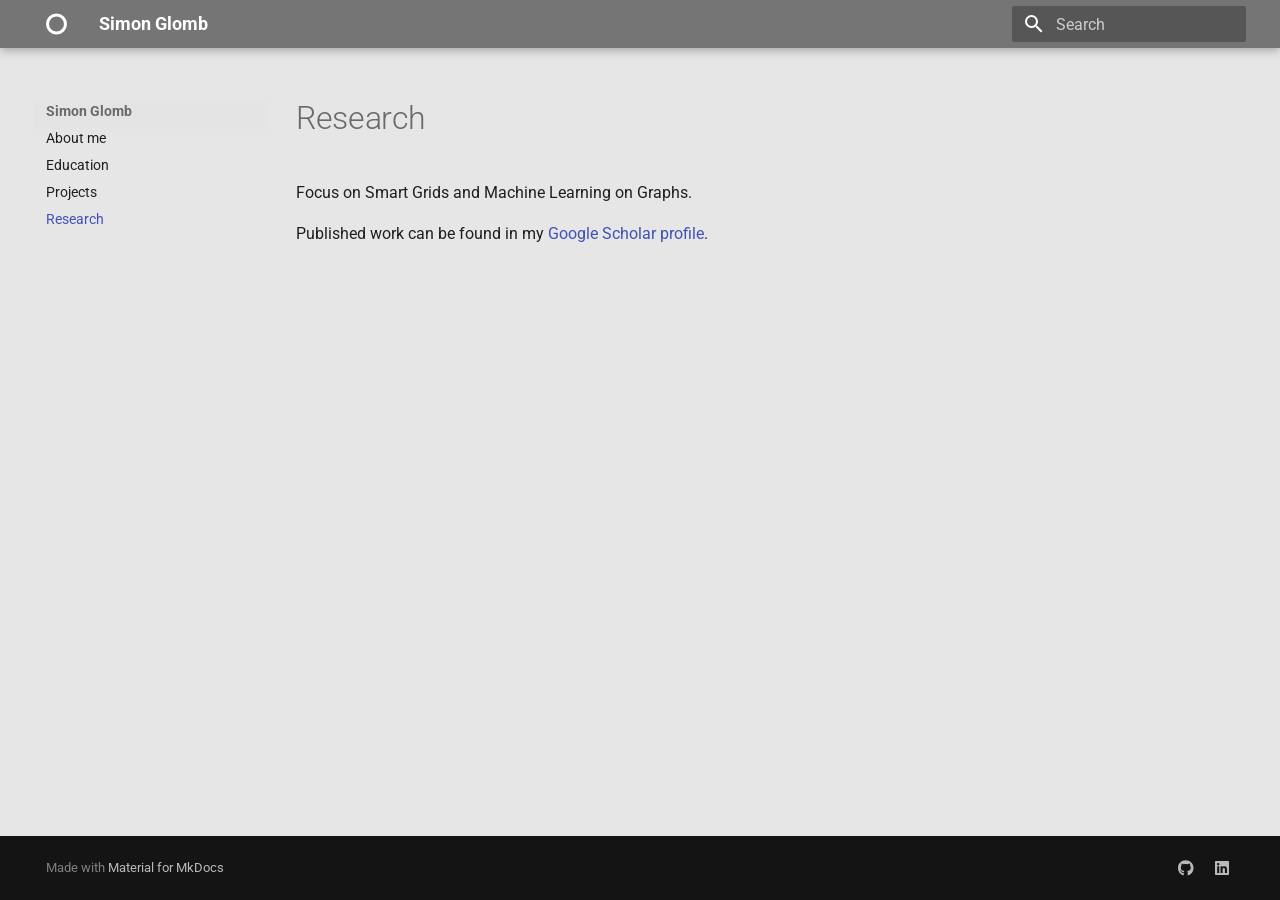
<file: research/index.html>
<!doctype html>
<html lang="en" class="no-js">
  <head>
    
      <meta charset="utf-8">
      <meta name="viewport" content="width=device-width,initial-scale=1">
      
      
      
        <link rel="canonical" href="https://simonglomb.github.io/research/">
      
      
        <link rel="prev" href="../projects/">
      
      
      
      <link rel="icon" href="../assets/1x1.png">
      <meta name="generator" content="mkdocs-1.6.1, mkdocs-material-9.6.14">
    
    
      
        <title>Research - Simon Glomb</title>
      
    
    
      <link rel="stylesheet" href="../assets/stylesheets/main.342714a4.min.css">
      
        
        <link rel="stylesheet" href="../assets/stylesheets/palette.06af60db.min.css">
      
      


    
    
      
    
    
      
        
        
        <link rel="preconnect" href="https://fonts.gstatic.com" crossorigin>
        <link rel="stylesheet" href="https://fonts.googleapis.com/css?family=Roboto:300,300i,400,400i,700,700i%7CRoboto+Mono:400,400i,700,700i&display=fallback">
        <style>:root{--md-text-font:"Roboto";--md-code-font:"Roboto Mono"}</style>
      
    
    
      <link rel="stylesheet" href="../extra.css">
    
    <script>__md_scope=new URL("..",location),__md_hash=e=>[...e].reduce(((e,_)=>(e<<5)-e+_.charCodeAt(0)),0),__md_get=(e,_=localStorage,t=__md_scope)=>JSON.parse(_.getItem(t.pathname+"."+e)),__md_set=(e,_,t=localStorage,a=__md_scope)=>{try{t.setItem(a.pathname+"."+e,JSON.stringify(_))}catch(e){}}</script>
    
      

    
    
    
  </head>
  
  
    
    
    
    
    
    <body dir="ltr" data-md-color-scheme="default" data-md-color-primary="grey" data-md-color-accent="white">
  
    
    <input class="md-toggle" data-md-toggle="drawer" type="checkbox" id="__drawer" autocomplete="off">
    <input class="md-toggle" data-md-toggle="search" type="checkbox" id="__search" autocomplete="off">
    <label class="md-overlay" for="__drawer"></label>
    <div data-md-component="skip">
      
        
        <a href="#research" class="md-skip">
          Skip to content
        </a>
      
    </div>
    <div data-md-component="announce">
      
    </div>
    
    
      

  

<header class="md-header md-header--shadow" data-md-component="header">
  <nav class="md-header__inner md-grid" aria-label="Header">
    <a href=".." title="Simon Glomb" class="md-header__button md-logo" aria-label="Simon Glomb" data-md-component="logo">
      
  
  <svg xmlns="http://www.w3.org/2000/svg" viewBox="0 0 448 512"><!--! Font Awesome Free 6.7.2 by @fontawesome - https://fontawesome.com License - https://fontawesome.com/license/free (Icons: CC BY 4.0, Fonts: SIL OFL 1.1, Code: MIT License) Copyright 2024 Fonticons, Inc.--><path d="M224 96a160 160 0 1 0 0 320 160 160 0 1 0 0-320m224 160a224 224 0 1 1-448 0 224 224 0 1 1 448 0"/></svg>

    </a>
    <label class="md-header__button md-icon" for="__drawer">
      
      <svg xmlns="http://www.w3.org/2000/svg" viewBox="0 0 24 24"><path d="M3 6h18v2H3zm0 5h18v2H3zm0 5h18v2H3z"/></svg>
    </label>
    <div class="md-header__title" data-md-component="header-title">
      <div class="md-header__ellipsis">
        <div class="md-header__topic">
          <span class="md-ellipsis">
            Simon Glomb
          </span>
        </div>
        <div class="md-header__topic" data-md-component="header-topic">
          <span class="md-ellipsis">
            
              Research
            
          </span>
        </div>
      </div>
    </div>
    
      
    
    
    
    
      
      
        <label class="md-header__button md-icon" for="__search">
          
          <svg xmlns="http://www.w3.org/2000/svg" viewBox="0 0 24 24"><path d="M9.5 3A6.5 6.5 0 0 1 16 9.5c0 1.61-.59 3.09-1.56 4.23l.27.27h.79l5 5-1.5 1.5-5-5v-.79l-.27-.27A6.52 6.52 0 0 1 9.5 16 6.5 6.5 0 0 1 3 9.5 6.5 6.5 0 0 1 9.5 3m0 2C7 5 5 7 5 9.5S7 14 9.5 14 14 12 14 9.5 12 5 9.5 5"/></svg>
        </label>
        <div class="md-search" data-md-component="search" role="dialog">
  <label class="md-search__overlay" for="__search"></label>
  <div class="md-search__inner" role="search">
    <form class="md-search__form" name="search">
      <input type="text" class="md-search__input" name="query" aria-label="Search" placeholder="Search" autocapitalize="off" autocorrect="off" autocomplete="off" spellcheck="false" data-md-component="search-query" required>
      <label class="md-search__icon md-icon" for="__search">
        
        <svg xmlns="http://www.w3.org/2000/svg" viewBox="0 0 24 24"><path d="M9.5 3A6.5 6.5 0 0 1 16 9.5c0 1.61-.59 3.09-1.56 4.23l.27.27h.79l5 5-1.5 1.5-5-5v-.79l-.27-.27A6.52 6.52 0 0 1 9.5 16 6.5 6.5 0 0 1 3 9.5 6.5 6.5 0 0 1 9.5 3m0 2C7 5 5 7 5 9.5S7 14 9.5 14 14 12 14 9.5 12 5 9.5 5"/></svg>
        
        <svg xmlns="http://www.w3.org/2000/svg" viewBox="0 0 24 24"><path d="M20 11v2H8l5.5 5.5-1.42 1.42L4.16 12l7.92-7.92L13.5 5.5 8 11z"/></svg>
      </label>
      <nav class="md-search__options" aria-label="Search">
        
        <button type="reset" class="md-search__icon md-icon" title="Clear" aria-label="Clear" tabindex="-1">
          
          <svg xmlns="http://www.w3.org/2000/svg" viewBox="0 0 24 24"><path d="M19 6.41 17.59 5 12 10.59 6.41 5 5 6.41 10.59 12 5 17.59 6.41 19 12 13.41 17.59 19 19 17.59 13.41 12z"/></svg>
        </button>
      </nav>
      
    </form>
    <div class="md-search__output">
      <div class="md-search__scrollwrap" tabindex="0" data-md-scrollfix>
        <div class="md-search-result" data-md-component="search-result">
          <div class="md-search-result__meta">
            Initializing search
          </div>
          <ol class="md-search-result__list" role="presentation"></ol>
        </div>
      </div>
    </div>
  </div>
</div>
      
    
    
  </nav>
  
</header>
    
    <div class="md-container" data-md-component="container">
      
      
        
          
        
      
      <main class="md-main" data-md-component="main">
        <div class="md-main__inner md-grid">
          
            
              
              <div class="md-sidebar md-sidebar--primary" data-md-component="sidebar" data-md-type="navigation" >
                <div class="md-sidebar__scrollwrap">
                  <div class="md-sidebar__inner">
                    



<nav class="md-nav md-nav--primary" aria-label="Navigation" data-md-level="0">
  <label class="md-nav__title" for="__drawer">
    <a href=".." title="Simon Glomb" class="md-nav__button md-logo" aria-label="Simon Glomb" data-md-component="logo">
      
  
  <svg xmlns="http://www.w3.org/2000/svg" viewBox="0 0 448 512"><!--! Font Awesome Free 6.7.2 by @fontawesome - https://fontawesome.com License - https://fontawesome.com/license/free (Icons: CC BY 4.0, Fonts: SIL OFL 1.1, Code: MIT License) Copyright 2024 Fonticons, Inc.--><path d="M224 96a160 160 0 1 0 0 320 160 160 0 1 0 0-320m224 160a224 224 0 1 1-448 0 224 224 0 1 1 448 0"/></svg>

    </a>
    Simon Glomb
  </label>
  
  <ul class="md-nav__list" data-md-scrollfix>
    
      
      
  
  
  
  
    <li class="md-nav__item">
      <a href=".." class="md-nav__link">
        
  
  
  <span class="md-ellipsis">
    About me
    
  </span>
  

      </a>
    </li>
  

    
      
      
  
  
  
  
    <li class="md-nav__item">
      <a href="../education/" class="md-nav__link">
        
  
  
  <span class="md-ellipsis">
    Education
    
  </span>
  

      </a>
    </li>
  

    
      
      
  
  
  
  
    <li class="md-nav__item">
      <a href="../projects/" class="md-nav__link">
        
  
  
  <span class="md-ellipsis">
    Projects
    
  </span>
  

      </a>
    </li>
  

    
      
      
  
  
    
  
  
  
    <li class="md-nav__item md-nav__item--active">
      
      <input class="md-nav__toggle md-toggle" type="checkbox" id="__toc">
      
      
        
      
      
      <a href="./" class="md-nav__link md-nav__link--active">
        
  
  
  <span class="md-ellipsis">
    Research
    
  </span>
  

      </a>
      
    </li>
  

    
  </ul>
</nav>
                  </div>
                </div>
              </div>
            
            
              
              <div class="md-sidebar md-sidebar--secondary" data-md-component="sidebar" data-md-type="toc" >
                <div class="md-sidebar__scrollwrap">
                  <div class="md-sidebar__inner">
                    

<nav class="md-nav md-nav--secondary" aria-label="Table of contents">
  
  
  
    
  
  
</nav>
                  </div>
                </div>
              </div>
            
          
          
            <div class="md-content" data-md-component="content">
              <article class="md-content__inner md-typeset">
                
                  



<h1 id="research">Research</h1>
<p>Focus on Smart Grids and Machine Learning on Graphs.</p>
<p>Published work can be found in my <a href="https://scholar.google.de/citations?hl=de&amp;user=0V1KEioAAAAJ">Google Scholar profile</a>.</p>












                
              </article>
            </div>
          
          
<script>var target=document.getElementById(location.hash.slice(1));target&&target.name&&(target.checked=target.name.startsWith("__tabbed_"))</script>
        </div>
        
      </main>
      
        <footer class="md-footer">
  
  <div class="md-footer-meta md-typeset">
    <div class="md-footer-meta__inner md-grid">
      <div class="md-copyright">
  
  
    Made with
    <a href="https://squidfunk.github.io/mkdocs-material/" target="_blank" rel="noopener">
      Material for MkDocs
    </a>
  
</div>
      
        <div class="md-social">
  
    
    
    
    
      
      
    
    <a href="https://github.com/SimonGlomb" target="_blank" rel="noopener" title="github.com" class="md-social__link">
      <svg xmlns="http://www.w3.org/2000/svg" viewBox="0 0 496 512"><!--! Font Awesome Free 6.7.2 by @fontawesome - https://fontawesome.com License - https://fontawesome.com/license/free (Icons: CC BY 4.0, Fonts: SIL OFL 1.1, Code: MIT License) Copyright 2024 Fonticons, Inc.--><path d="M165.9 397.4c0 2-2.3 3.6-5.2 3.6-3.3.3-5.6-1.3-5.6-3.6 0-2 2.3-3.6 5.2-3.6 3-.3 5.6 1.3 5.6 3.6m-31.1-4.5c-.7 2 1.3 4.3 4.3 4.9 2.6 1 5.6 0 6.2-2s-1.3-4.3-4.3-5.2c-2.6-.7-5.5.3-6.2 2.3m44.2-1.7c-2.9.7-4.9 2.6-4.6 4.9.3 2 2.9 3.3 5.9 2.6 2.9-.7 4.9-2.6 4.6-4.6-.3-1.9-3-3.2-5.9-2.9M244.8 8C106.1 8 0 113.3 0 252c0 110.9 69.8 205.8 169.5 239.2 12.8 2.3 17.3-5.6 17.3-12.1 0-6.2-.3-40.4-.3-61.4 0 0-70 15-84.7-29.8 0 0-11.4-29.1-27.8-36.6 0 0-22.9-15.7 1.6-15.4 0 0 24.9 2 38.6 25.8 21.9 38.6 58.6 27.5 72.9 20.9 2.3-16 8.8-27.1 16-33.7-55.9-6.2-112.3-14.3-112.3-110.5 0-27.5 7.6-41.3 23.6-58.9-2.6-6.5-11.1-33.3 2.6-67.9 20.9-6.5 69 27 69 27 20-5.6 41.5-8.5 62.8-8.5s42.8 2.9 62.8 8.5c0 0 48.1-33.6 69-27 13.7 34.7 5.2 61.4 2.6 67.9 16 17.7 25.8 31.5 25.8 58.9 0 96.5-58.9 104.2-114.8 110.5 9.2 7.9 17 22.9 17 46.4 0 33.7-.3 75.4-.3 83.6 0 6.5 4.6 14.4 17.3 12.1C428.2 457.8 496 362.9 496 252 496 113.3 383.5 8 244.8 8M97.2 352.9c-1.3 1-1 3.3.7 5.2 1.6 1.6 3.9 2.3 5.2 1 1.3-1 1-3.3-.7-5.2-1.6-1.6-3.9-2.3-5.2-1m-10.8-8.1c-.7 1.3.3 2.9 2.3 3.9 1.6 1 3.6.7 4.3-.7.7-1.3-.3-2.9-2.3-3.9-2-.6-3.6-.3-4.3.7m32.4 35.6c-1.6 1.3-1 4.3 1.3 6.2 2.3 2.3 5.2 2.6 6.5 1 1.3-1.3.7-4.3-1.3-6.2-2.2-2.3-5.2-2.6-6.5-1m-11.4-14.7c-1.6 1-1.6 3.6 0 5.9s4.3 3.3 5.6 2.3c1.6-1.3 1.6-3.9 0-6.2-1.4-2.3-4-3.3-5.6-2"/></svg>
    </a>
  
    
    
    
    
      
      
    
    <a href="https://www.linkedin.com/in/simon-glomb-aa63351a3" target="_blank" rel="noopener" title="www.linkedin.com" class="md-social__link">
      <svg xmlns="http://www.w3.org/2000/svg" viewBox="0 0 448 512"><!--! Font Awesome Free 6.7.2 by @fontawesome - https://fontawesome.com License - https://fontawesome.com/license/free (Icons: CC BY 4.0, Fonts: SIL OFL 1.1, Code: MIT License) Copyright 2024 Fonticons, Inc.--><path d="M416 32H31.9C14.3 32 0 46.5 0 64.3v383.4C0 465.5 14.3 480 31.9 480H416c17.6 0 32-14.5 32-32.3V64.3c0-17.8-14.4-32.3-32-32.3M135.4 416H69V202.2h66.5V416zm-33.2-243c-21.3 0-38.5-17.3-38.5-38.5S80.9 96 102.2 96c21.2 0 38.5 17.3 38.5 38.5 0 21.3-17.2 38.5-38.5 38.5m282.1 243h-66.4V312c0-24.8-.5-56.7-34.5-56.7-34.6 0-39.9 27-39.9 54.9V416h-66.4V202.2h63.7v29.2h.9c8.9-16.8 30.6-34.5 62.9-34.5 67.2 0 79.7 44.3 79.7 101.9z"/></svg>
    </a>
  
</div>
      
    </div>
  </div>
</footer>
      
    </div>
    <div class="md-dialog" data-md-component="dialog">
      <div class="md-dialog__inner md-typeset"></div>
    </div>
    
    
    
      
      <script id="__config" type="application/json">{"base": "..", "features": ["navigation.sections", "navigation.indexes", "navigation.instant", "navigation.path"], "search": "../assets/javascripts/workers/search.d50fe291.min.js", "tags": null, "translations": {"clipboard.copied": "Copied to clipboard", "clipboard.copy": "Copy to clipboard", "search.result.more.one": "1 more on this page", "search.result.more.other": "# more on this page", "search.result.none": "No matching documents", "search.result.one": "1 matching document", "search.result.other": "# matching documents", "search.result.placeholder": "Type to start searching", "search.result.term.missing": "Missing", "select.version": "Select version"}, "version": null}</script>
    
    
      <script src="../assets/javascripts/bundle.13a4f30d.min.js"></script>
      
    
  </body>
</html>
</file>
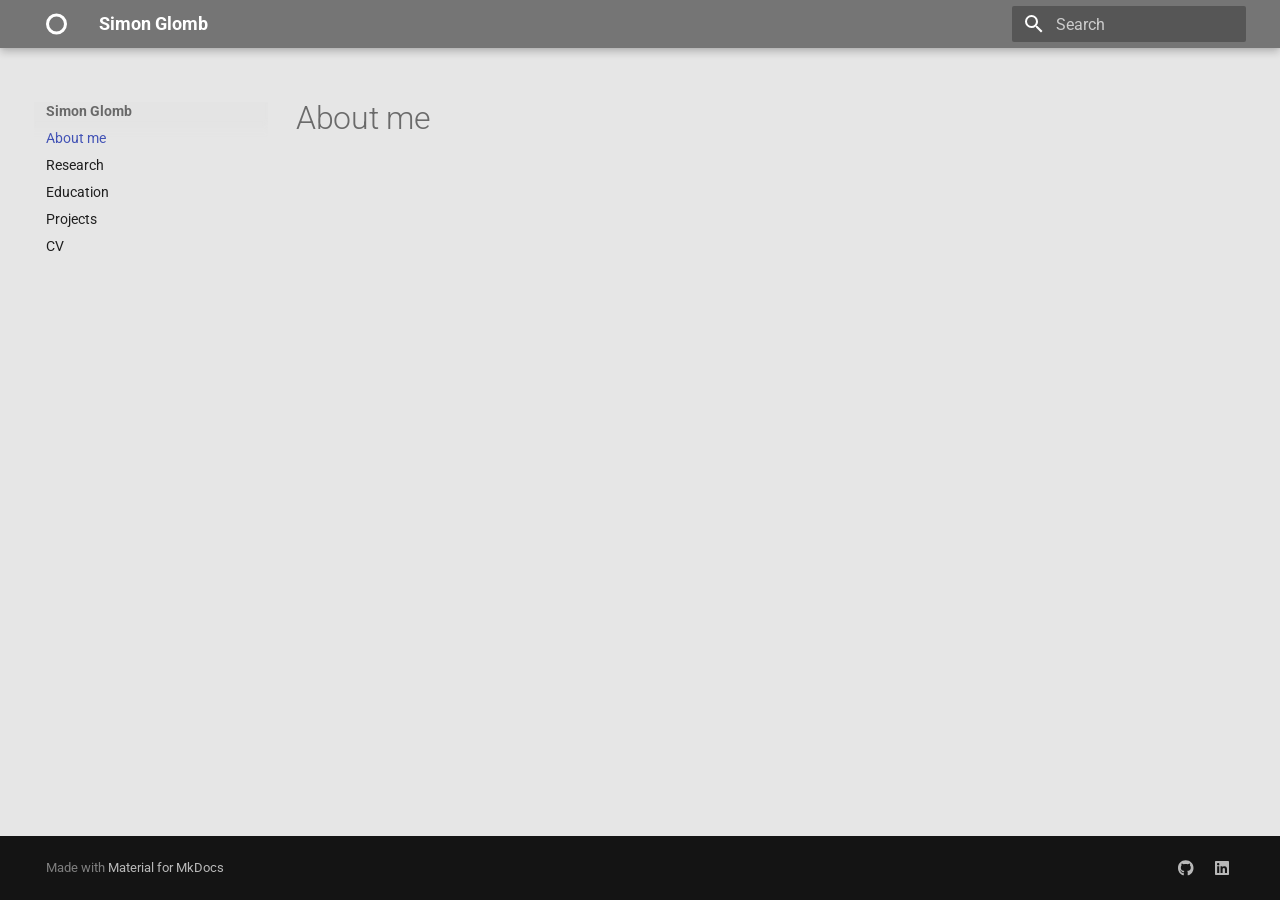
<file: site/index.html>
<!doctype html>
<html lang="en" class="no-js">
  <head>
    
      <meta charset="utf-8">
      <meta name="viewport" content="width=device-width,initial-scale=1">
      
      
      
        <link rel="canonical" href="https://simonglomb.github.io/">
      
      
      
        <link rel="next" href="research/">
      
      
      <link rel="icon" href="assets/1x1.png">
      <meta name="generator" content="mkdocs-1.6.1, mkdocs-material-9.6.14">
    
    
      
        <title>Simon Glomb</title>
      
    
    
      <link rel="stylesheet" href="assets/stylesheets/main.342714a4.min.css">
      
        
        <link rel="stylesheet" href="assets/stylesheets/palette.06af60db.min.css">
      
      


    
    
      
    
    
      
        
        
        <link rel="preconnect" href="https://fonts.gstatic.com" crossorigin>
        <link rel="stylesheet" href="https://fonts.googleapis.com/css?family=Roboto:300,300i,400,400i,700,700i%7CRoboto+Mono:400,400i,700,700i&display=fallback">
        <style>:root{--md-text-font:"Roboto";--md-code-font:"Roboto Mono"}</style>
      
    
    
      <link rel="stylesheet" href="extra.css">
    
    <script>__md_scope=new URL(".",location),__md_hash=e=>[...e].reduce(((e,_)=>(e<<5)-e+_.charCodeAt(0)),0),__md_get=(e,_=localStorage,t=__md_scope)=>JSON.parse(_.getItem(t.pathname+"."+e)),__md_set=(e,_,t=localStorage,a=__md_scope)=>{try{t.setItem(a.pathname+"."+e,JSON.stringify(_))}catch(e){}}</script>
    
      

    
    
    
  </head>
  
  
    
    
    
    
    
    <body dir="ltr" data-md-color-scheme="default" data-md-color-primary="grey" data-md-color-accent="white">
  
    
    <input class="md-toggle" data-md-toggle="drawer" type="checkbox" id="__drawer" autocomplete="off">
    <input class="md-toggle" data-md-toggle="search" type="checkbox" id="__search" autocomplete="off">
    <label class="md-overlay" for="__drawer"></label>
    <div data-md-component="skip">
      
        
        <a href="#about-me" class="md-skip">
          Skip to content
        </a>
      
    </div>
    <div data-md-component="announce">
      
    </div>
    
    
      

  

<header class="md-header md-header--shadow" data-md-component="header">
  <nav class="md-header__inner md-grid" aria-label="Header">
    <a href="." title="Simon Glomb" class="md-header__button md-logo" aria-label="Simon Glomb" data-md-component="logo">
      
  
  <svg xmlns="http://www.w3.org/2000/svg" viewBox="0 0 448 512"><!--! Font Awesome Free 6.7.2 by @fontawesome - https://fontawesome.com License - https://fontawesome.com/license/free (Icons: CC BY 4.0, Fonts: SIL OFL 1.1, Code: MIT License) Copyright 2024 Fonticons, Inc.--><path d="M224 96a160 160 0 1 0 0 320 160 160 0 1 0 0-320m224 160a224 224 0 1 1-448 0 224 224 0 1 1 448 0"/></svg>

    </a>
    <label class="md-header__button md-icon" for="__drawer">
      
      <svg xmlns="http://www.w3.org/2000/svg" viewBox="0 0 24 24"><path d="M3 6h18v2H3zm0 5h18v2H3zm0 5h18v2H3z"/></svg>
    </label>
    <div class="md-header__title" data-md-component="header-title">
      <div class="md-header__ellipsis">
        <div class="md-header__topic">
          <span class="md-ellipsis">
            Simon Glomb
          </span>
        </div>
        <div class="md-header__topic" data-md-component="header-topic">
          <span class="md-ellipsis">
            
              About me
            
          </span>
        </div>
      </div>
    </div>
    
      
    
    
    
    
      
      
        <label class="md-header__button md-icon" for="__search">
          
          <svg xmlns="http://www.w3.org/2000/svg" viewBox="0 0 24 24"><path d="M9.5 3A6.5 6.5 0 0 1 16 9.5c0 1.61-.59 3.09-1.56 4.23l.27.27h.79l5 5-1.5 1.5-5-5v-.79l-.27-.27A6.52 6.52 0 0 1 9.5 16 6.5 6.5 0 0 1 3 9.5 6.5 6.5 0 0 1 9.5 3m0 2C7 5 5 7 5 9.5S7 14 9.5 14 14 12 14 9.5 12 5 9.5 5"/></svg>
        </label>
        <div class="md-search" data-md-component="search" role="dialog">
  <label class="md-search__overlay" for="__search"></label>
  <div class="md-search__inner" role="search">
    <form class="md-search__form" name="search">
      <input type="text" class="md-search__input" name="query" aria-label="Search" placeholder="Search" autocapitalize="off" autocorrect="off" autocomplete="off" spellcheck="false" data-md-component="search-query" required>
      <label class="md-search__icon md-icon" for="__search">
        
        <svg xmlns="http://www.w3.org/2000/svg" viewBox="0 0 24 24"><path d="M9.5 3A6.5 6.5 0 0 1 16 9.5c0 1.61-.59 3.09-1.56 4.23l.27.27h.79l5 5-1.5 1.5-5-5v-.79l-.27-.27A6.52 6.52 0 0 1 9.5 16 6.5 6.5 0 0 1 3 9.5 6.5 6.5 0 0 1 9.5 3m0 2C7 5 5 7 5 9.5S7 14 9.5 14 14 12 14 9.5 12 5 9.5 5"/></svg>
        
        <svg xmlns="http://www.w3.org/2000/svg" viewBox="0 0 24 24"><path d="M20 11v2H8l5.5 5.5-1.42 1.42L4.16 12l7.92-7.92L13.5 5.5 8 11z"/></svg>
      </label>
      <nav class="md-search__options" aria-label="Search">
        
        <button type="reset" class="md-search__icon md-icon" title="Clear" aria-label="Clear" tabindex="-1">
          
          <svg xmlns="http://www.w3.org/2000/svg" viewBox="0 0 24 24"><path d="M19 6.41 17.59 5 12 10.59 6.41 5 5 6.41 10.59 12 5 17.59 6.41 19 12 13.41 17.59 19 19 17.59 13.41 12z"/></svg>
        </button>
      </nav>
      
    </form>
    <div class="md-search__output">
      <div class="md-search__scrollwrap" tabindex="0" data-md-scrollfix>
        <div class="md-search-result" data-md-component="search-result">
          <div class="md-search-result__meta">
            Initializing search
          </div>
          <ol class="md-search-result__list" role="presentation"></ol>
        </div>
      </div>
    </div>
  </div>
</div>
      
    
    
  </nav>
  
</header>
    
    <div class="md-container" data-md-component="container">
      
      
        
          
        
      
      <main class="md-main" data-md-component="main">
        <div class="md-main__inner md-grid">
          
            
              
              <div class="md-sidebar md-sidebar--primary" data-md-component="sidebar" data-md-type="navigation" >
                <div class="md-sidebar__scrollwrap">
                  <div class="md-sidebar__inner">
                    



<nav class="md-nav md-nav--primary" aria-label="Navigation" data-md-level="0">
  <label class="md-nav__title" for="__drawer">
    <a href="." title="Simon Glomb" class="md-nav__button md-logo" aria-label="Simon Glomb" data-md-component="logo">
      
  
  <svg xmlns="http://www.w3.org/2000/svg" viewBox="0 0 448 512"><!--! Font Awesome Free 6.7.2 by @fontawesome - https://fontawesome.com License - https://fontawesome.com/license/free (Icons: CC BY 4.0, Fonts: SIL OFL 1.1, Code: MIT License) Copyright 2024 Fonticons, Inc.--><path d="M224 96a160 160 0 1 0 0 320 160 160 0 1 0 0-320m224 160a224 224 0 1 1-448 0 224 224 0 1 1 448 0"/></svg>

    </a>
    Simon Glomb
  </label>
  
  <ul class="md-nav__list" data-md-scrollfix>
    
      
      
  
  
    
  
  
  
    <li class="md-nav__item md-nav__item--active">
      
      <input class="md-nav__toggle md-toggle" type="checkbox" id="__toc">
      
      
        
      
      
      <a href="." class="md-nav__link md-nav__link--active">
        
  
  
  <span class="md-ellipsis">
    About me
    
  </span>
  

      </a>
      
    </li>
  

    
      
      
  
  
  
  
    <li class="md-nav__item">
      <a href="research/" class="md-nav__link">
        
  
  
  <span class="md-ellipsis">
    Research
    
  </span>
  

      </a>
    </li>
  

    
      
      
  
  
  
  
    <li class="md-nav__item">
      <a href="education/" class="md-nav__link">
        
  
  
  <span class="md-ellipsis">
    Education
    
  </span>
  

      </a>
    </li>
  

    
      
      
  
  
  
  
    <li class="md-nav__item">
      <a href="projects/" class="md-nav__link">
        
  
  
  <span class="md-ellipsis">
    Projects
    
  </span>
  

      </a>
    </li>
  

    
      
      
  
  
  
  
    <li class="md-nav__item">
      <a href="cv/" class="md-nav__link">
        
  
  
  <span class="md-ellipsis">
    CV
    
  </span>
  

      </a>
    </li>
  

    
  </ul>
</nav>
                  </div>
                </div>
              </div>
            
            
              
              <div class="md-sidebar md-sidebar--secondary" data-md-component="sidebar" data-md-type="toc" >
                <div class="md-sidebar__scrollwrap">
                  <div class="md-sidebar__inner">
                    

<nav class="md-nav md-nav--secondary" aria-label="Table of contents">
  
  
  
    
  
  
</nav>
                  </div>
                </div>
              </div>
            
          
          
            <div class="md-content" data-md-component="content">
              <article class="md-content__inner md-typeset">
                
                  



<h1 id="about-me">About me</h1>












                
              </article>
            </div>
          
          
<script>var target=document.getElementById(location.hash.slice(1));target&&target.name&&(target.checked=target.name.startsWith("__tabbed_"))</script>
        </div>
        
      </main>
      
        <footer class="md-footer">
  
  <div class="md-footer-meta md-typeset">
    <div class="md-footer-meta__inner md-grid">
      <div class="md-copyright">
  
  
    Made with
    <a href="https://squidfunk.github.io/mkdocs-material/" target="_blank" rel="noopener">
      Material for MkDocs
    </a>
  
</div>
      
        <div class="md-social">
  
    
    
    
    
      
      
    
    <a href="https://github.com/SimonGlomb" target="_blank" rel="noopener" title="github.com" class="md-social__link">
      <svg xmlns="http://www.w3.org/2000/svg" viewBox="0 0 496 512"><!--! Font Awesome Free 6.7.2 by @fontawesome - https://fontawesome.com License - https://fontawesome.com/license/free (Icons: CC BY 4.0, Fonts: SIL OFL 1.1, Code: MIT License) Copyright 2024 Fonticons, Inc.--><path d="M165.9 397.4c0 2-2.3 3.6-5.2 3.6-3.3.3-5.6-1.3-5.6-3.6 0-2 2.3-3.6 5.2-3.6 3-.3 5.6 1.3 5.6 3.6m-31.1-4.5c-.7 2 1.3 4.3 4.3 4.9 2.6 1 5.6 0 6.2-2s-1.3-4.3-4.3-5.2c-2.6-.7-5.5.3-6.2 2.3m44.2-1.7c-2.9.7-4.9 2.6-4.6 4.9.3 2 2.9 3.3 5.9 2.6 2.9-.7 4.9-2.6 4.6-4.6-.3-1.9-3-3.2-5.9-2.9M244.8 8C106.1 8 0 113.3 0 252c0 110.9 69.8 205.8 169.5 239.2 12.8 2.3 17.3-5.6 17.3-12.1 0-6.2-.3-40.4-.3-61.4 0 0-70 15-84.7-29.8 0 0-11.4-29.1-27.8-36.6 0 0-22.9-15.7 1.6-15.4 0 0 24.9 2 38.6 25.8 21.9 38.6 58.6 27.5 72.9 20.9 2.3-16 8.8-27.1 16-33.7-55.9-6.2-112.3-14.3-112.3-110.5 0-27.5 7.6-41.3 23.6-58.9-2.6-6.5-11.1-33.3 2.6-67.9 20.9-6.5 69 27 69 27 20-5.6 41.5-8.5 62.8-8.5s42.8 2.9 62.8 8.5c0 0 48.1-33.6 69-27 13.7 34.7 5.2 61.4 2.6 67.9 16 17.7 25.8 31.5 25.8 58.9 0 96.5-58.9 104.2-114.8 110.5 9.2 7.9 17 22.9 17 46.4 0 33.7-.3 75.4-.3 83.6 0 6.5 4.6 14.4 17.3 12.1C428.2 457.8 496 362.9 496 252 496 113.3 383.5 8 244.8 8M97.2 352.9c-1.3 1-1 3.3.7 5.2 1.6 1.6 3.9 2.3 5.2 1 1.3-1 1-3.3-.7-5.2-1.6-1.6-3.9-2.3-5.2-1m-10.8-8.1c-.7 1.3.3 2.9 2.3 3.9 1.6 1 3.6.7 4.3-.7.7-1.3-.3-2.9-2.3-3.9-2-.6-3.6-.3-4.3.7m32.4 35.6c-1.6 1.3-1 4.3 1.3 6.2 2.3 2.3 5.2 2.6 6.5 1 1.3-1.3.7-4.3-1.3-6.2-2.2-2.3-5.2-2.6-6.5-1m-11.4-14.7c-1.6 1-1.6 3.6 0 5.9s4.3 3.3 5.6 2.3c1.6-1.3 1.6-3.9 0-6.2-1.4-2.3-4-3.3-5.6-2"/></svg>
    </a>
  
    
    
    
    
      
      
    
    <a href="https://www.linkedin.com/in/simon-glomb-aa63351a3" target="_blank" rel="noopener" title="www.linkedin.com" class="md-social__link">
      <svg xmlns="http://www.w3.org/2000/svg" viewBox="0 0 448 512"><!--! Font Awesome Free 6.7.2 by @fontawesome - https://fontawesome.com License - https://fontawesome.com/license/free (Icons: CC BY 4.0, Fonts: SIL OFL 1.1, Code: MIT License) Copyright 2024 Fonticons, Inc.--><path d="M416 32H31.9C14.3 32 0 46.5 0 64.3v383.4C0 465.5 14.3 480 31.9 480H416c17.6 0 32-14.5 32-32.3V64.3c0-17.8-14.4-32.3-32-32.3M135.4 416H69V202.2h66.5V416zm-33.2-243c-21.3 0-38.5-17.3-38.5-38.5S80.9 96 102.2 96c21.2 0 38.5 17.3 38.5 38.5 0 21.3-17.2 38.5-38.5 38.5m282.1 243h-66.4V312c0-24.8-.5-56.7-34.5-56.7-34.6 0-39.9 27-39.9 54.9V416h-66.4V202.2h63.7v29.2h.9c8.9-16.8 30.6-34.5 62.9-34.5 67.2 0 79.7 44.3 79.7 101.9z"/></svg>
    </a>
  
</div>
      
    </div>
  </div>
</footer>
      
    </div>
    <div class="md-dialog" data-md-component="dialog">
      <div class="md-dialog__inner md-typeset"></div>
    </div>
    
    
    
      
      <script id="__config" type="application/json">{"base": ".", "features": ["navigation.sections", "navigation.indexes", "navigation.instant", "navigation.path"], "search": "assets/javascripts/workers/search.d50fe291.min.js", "tags": null, "translations": {"clipboard.copied": "Copied to clipboard", "clipboard.copy": "Copy to clipboard", "search.result.more.one": "1 more on this page", "search.result.more.other": "# more on this page", "search.result.none": "No matching documents", "search.result.one": "1 matching document", "search.result.other": "# matching documents", "search.result.placeholder": "Type to start searching", "search.result.term.missing": "Missing", "select.version": "Select version"}, "version": null}</script>
    
    
      <script src="assets/javascripts/bundle.13a4f30d.min.js"></script>
      
    
  </body>
</html>
</file>
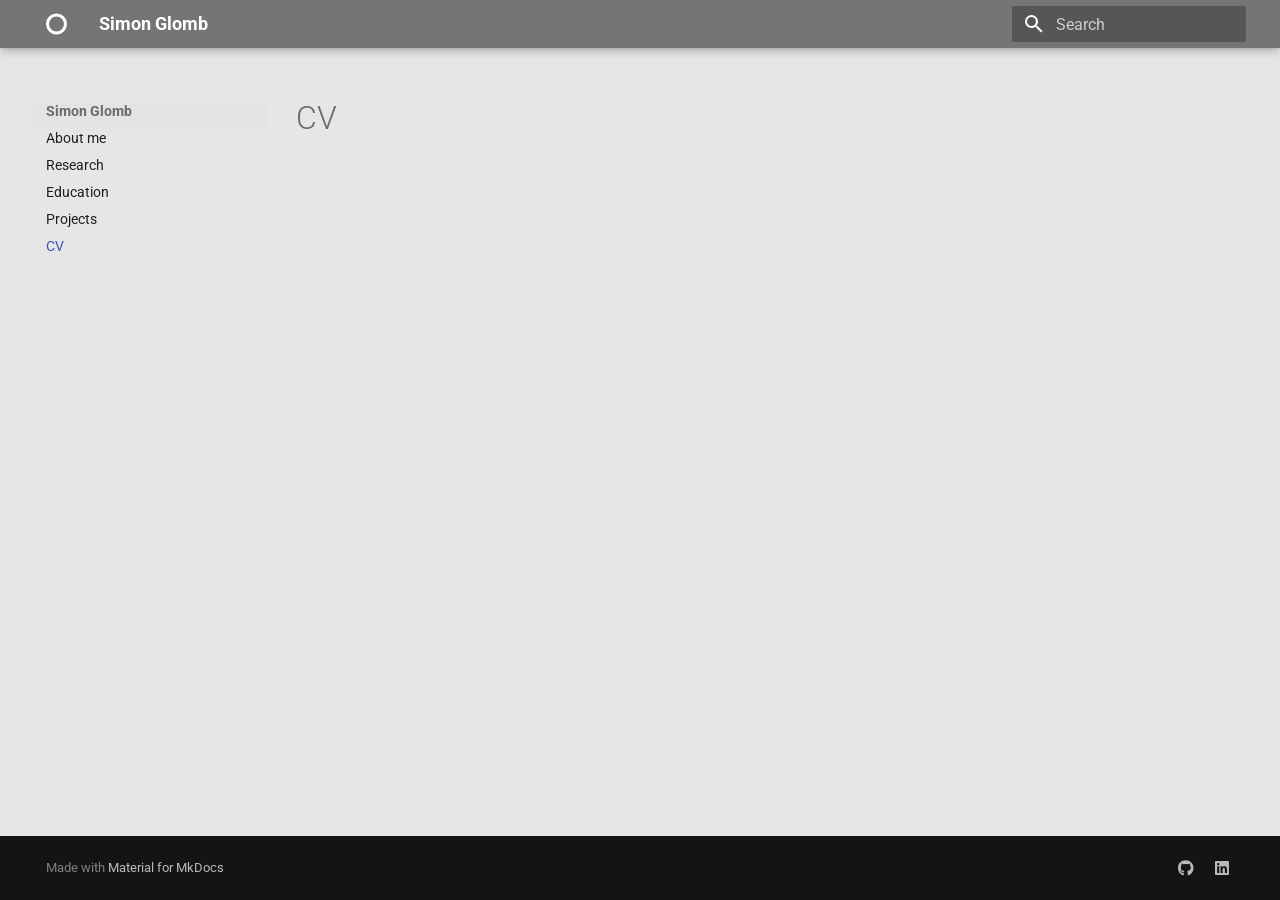
<file: site/cv/index.html>
<!doctype html>
<html lang="en" class="no-js">
  <head>
    
      <meta charset="utf-8">
      <meta name="viewport" content="width=device-width,initial-scale=1">
      
      
      
        <link rel="canonical" href="https://simonglomb.github.io/cv/">
      
      
        <link rel="prev" href="../projects/">
      
      
      
      <link rel="icon" href="../assets/1x1.png">
      <meta name="generator" content="mkdocs-1.6.1, mkdocs-material-9.6.14">
    
    
      
        <title>CV - Simon Glomb</title>
      
    
    
      <link rel="stylesheet" href="../assets/stylesheets/main.342714a4.min.css">
      
        
        <link rel="stylesheet" href="../assets/stylesheets/palette.06af60db.min.css">
      
      


    
    
      
    
    
      
        
        
        <link rel="preconnect" href="https://fonts.gstatic.com" crossorigin>
        <link rel="stylesheet" href="https://fonts.googleapis.com/css?family=Roboto:300,300i,400,400i,700,700i%7CRoboto+Mono:400,400i,700,700i&display=fallback">
        <style>:root{--md-text-font:"Roboto";--md-code-font:"Roboto Mono"}</style>
      
    
    
      <link rel="stylesheet" href="../extra.css">
    
    <script>__md_scope=new URL("..",location),__md_hash=e=>[...e].reduce(((e,_)=>(e<<5)-e+_.charCodeAt(0)),0),__md_get=(e,_=localStorage,t=__md_scope)=>JSON.parse(_.getItem(t.pathname+"."+e)),__md_set=(e,_,t=localStorage,a=__md_scope)=>{try{t.setItem(a.pathname+"."+e,JSON.stringify(_))}catch(e){}}</script>
    
      

    
    
    
  </head>
  
  
    
    
    
    
    
    <body dir="ltr" data-md-color-scheme="default" data-md-color-primary="grey" data-md-color-accent="white">
  
    
    <input class="md-toggle" data-md-toggle="drawer" type="checkbox" id="__drawer" autocomplete="off">
    <input class="md-toggle" data-md-toggle="search" type="checkbox" id="__search" autocomplete="off">
    <label class="md-overlay" for="__drawer"></label>
    <div data-md-component="skip">
      
        
        <a href="#cv" class="md-skip">
          Skip to content
        </a>
      
    </div>
    <div data-md-component="announce">
      
    </div>
    
    
      

  

<header class="md-header md-header--shadow" data-md-component="header">
  <nav class="md-header__inner md-grid" aria-label="Header">
    <a href=".." title="Simon Glomb" class="md-header__button md-logo" aria-label="Simon Glomb" data-md-component="logo">
      
  
  <svg xmlns="http://www.w3.org/2000/svg" viewBox="0 0 448 512"><!--! Font Awesome Free 6.7.2 by @fontawesome - https://fontawesome.com License - https://fontawesome.com/license/free (Icons: CC BY 4.0, Fonts: SIL OFL 1.1, Code: MIT License) Copyright 2024 Fonticons, Inc.--><path d="M224 96a160 160 0 1 0 0 320 160 160 0 1 0 0-320m224 160a224 224 0 1 1-448 0 224 224 0 1 1 448 0"/></svg>

    </a>
    <label class="md-header__button md-icon" for="__drawer">
      
      <svg xmlns="http://www.w3.org/2000/svg" viewBox="0 0 24 24"><path d="M3 6h18v2H3zm0 5h18v2H3zm0 5h18v2H3z"/></svg>
    </label>
    <div class="md-header__title" data-md-component="header-title">
      <div class="md-header__ellipsis">
        <div class="md-header__topic">
          <span class="md-ellipsis">
            Simon Glomb
          </span>
        </div>
        <div class="md-header__topic" data-md-component="header-topic">
          <span class="md-ellipsis">
            
              CV
            
          </span>
        </div>
      </div>
    </div>
    
      
    
    
    
    
      
      
        <label class="md-header__button md-icon" for="__search">
          
          <svg xmlns="http://www.w3.org/2000/svg" viewBox="0 0 24 24"><path d="M9.5 3A6.5 6.5 0 0 1 16 9.5c0 1.61-.59 3.09-1.56 4.23l.27.27h.79l5 5-1.5 1.5-5-5v-.79l-.27-.27A6.52 6.52 0 0 1 9.5 16 6.5 6.5 0 0 1 3 9.5 6.5 6.5 0 0 1 9.5 3m0 2C7 5 5 7 5 9.5S7 14 9.5 14 14 12 14 9.5 12 5 9.5 5"/></svg>
        </label>
        <div class="md-search" data-md-component="search" role="dialog">
  <label class="md-search__overlay" for="__search"></label>
  <div class="md-search__inner" role="search">
    <form class="md-search__form" name="search">
      <input type="text" class="md-search__input" name="query" aria-label="Search" placeholder="Search" autocapitalize="off" autocorrect="off" autocomplete="off" spellcheck="false" data-md-component="search-query" required>
      <label class="md-search__icon md-icon" for="__search">
        
        <svg xmlns="http://www.w3.org/2000/svg" viewBox="0 0 24 24"><path d="M9.5 3A6.5 6.5 0 0 1 16 9.5c0 1.61-.59 3.09-1.56 4.23l.27.27h.79l5 5-1.5 1.5-5-5v-.79l-.27-.27A6.52 6.52 0 0 1 9.5 16 6.5 6.5 0 0 1 3 9.5 6.5 6.5 0 0 1 9.5 3m0 2C7 5 5 7 5 9.5S7 14 9.5 14 14 12 14 9.5 12 5 9.5 5"/></svg>
        
        <svg xmlns="http://www.w3.org/2000/svg" viewBox="0 0 24 24"><path d="M20 11v2H8l5.5 5.5-1.42 1.42L4.16 12l7.92-7.92L13.5 5.5 8 11z"/></svg>
      </label>
      <nav class="md-search__options" aria-label="Search">
        
        <button type="reset" class="md-search__icon md-icon" title="Clear" aria-label="Clear" tabindex="-1">
          
          <svg xmlns="http://www.w3.org/2000/svg" viewBox="0 0 24 24"><path d="M19 6.41 17.59 5 12 10.59 6.41 5 5 6.41 10.59 12 5 17.59 6.41 19 12 13.41 17.59 19 19 17.59 13.41 12z"/></svg>
        </button>
      </nav>
      
    </form>
    <div class="md-search__output">
      <div class="md-search__scrollwrap" tabindex="0" data-md-scrollfix>
        <div class="md-search-result" data-md-component="search-result">
          <div class="md-search-result__meta">
            Initializing search
          </div>
          <ol class="md-search-result__list" role="presentation"></ol>
        </div>
      </div>
    </div>
  </div>
</div>
      
    
    
  </nav>
  
</header>
    
    <div class="md-container" data-md-component="container">
      
      
        
          
        
      
      <main class="md-main" data-md-component="main">
        <div class="md-main__inner md-grid">
          
            
              
              <div class="md-sidebar md-sidebar--primary" data-md-component="sidebar" data-md-type="navigation" >
                <div class="md-sidebar__scrollwrap">
                  <div class="md-sidebar__inner">
                    



<nav class="md-nav md-nav--primary" aria-label="Navigation" data-md-level="0">
  <label class="md-nav__title" for="__drawer">
    <a href=".." title="Simon Glomb" class="md-nav__button md-logo" aria-label="Simon Glomb" data-md-component="logo">
      
  
  <svg xmlns="http://www.w3.org/2000/svg" viewBox="0 0 448 512"><!--! Font Awesome Free 6.7.2 by @fontawesome - https://fontawesome.com License - https://fontawesome.com/license/free (Icons: CC BY 4.0, Fonts: SIL OFL 1.1, Code: MIT License) Copyright 2024 Fonticons, Inc.--><path d="M224 96a160 160 0 1 0 0 320 160 160 0 1 0 0-320m224 160a224 224 0 1 1-448 0 224 224 0 1 1 448 0"/></svg>

    </a>
    Simon Glomb
  </label>
  
  <ul class="md-nav__list" data-md-scrollfix>
    
      
      
  
  
  
  
    <li class="md-nav__item">
      <a href=".." class="md-nav__link">
        
  
  
  <span class="md-ellipsis">
    About me
    
  </span>
  

      </a>
    </li>
  

    
      
      
  
  
  
  
    <li class="md-nav__item">
      <a href="../research/" class="md-nav__link">
        
  
  
  <span class="md-ellipsis">
    Research
    
  </span>
  

      </a>
    </li>
  

    
      
      
  
  
  
  
    <li class="md-nav__item">
      <a href="../education/" class="md-nav__link">
        
  
  
  <span class="md-ellipsis">
    Education
    
  </span>
  

      </a>
    </li>
  

    
      
      
  
  
  
  
    <li class="md-nav__item">
      <a href="../projects/" class="md-nav__link">
        
  
  
  <span class="md-ellipsis">
    Projects
    
  </span>
  

      </a>
    </li>
  

    
      
      
  
  
    
  
  
  
    <li class="md-nav__item md-nav__item--active">
      
      <input class="md-nav__toggle md-toggle" type="checkbox" id="__toc">
      
      
        
      
      
      <a href="./" class="md-nav__link md-nav__link--active">
        
  
  
  <span class="md-ellipsis">
    CV
    
  </span>
  

      </a>
      
    </li>
  

    
  </ul>
</nav>
                  </div>
                </div>
              </div>
            
            
              
              <div class="md-sidebar md-sidebar--secondary" data-md-component="sidebar" data-md-type="toc" >
                <div class="md-sidebar__scrollwrap">
                  <div class="md-sidebar__inner">
                    

<nav class="md-nav md-nav--secondary" aria-label="Table of contents">
  
  
  
    
  
  
</nav>
                  </div>
                </div>
              </div>
            
          
          
            <div class="md-content" data-md-component="content">
              <article class="md-content__inner md-typeset">
                
                  



<h1 id="cv">CV</h1>












                
              </article>
            </div>
          
          
<script>var target=document.getElementById(location.hash.slice(1));target&&target.name&&(target.checked=target.name.startsWith("__tabbed_"))</script>
        </div>
        
      </main>
      
        <footer class="md-footer">
  
  <div class="md-footer-meta md-typeset">
    <div class="md-footer-meta__inner md-grid">
      <div class="md-copyright">
  
  
    Made with
    <a href="https://squidfunk.github.io/mkdocs-material/" target="_blank" rel="noopener">
      Material for MkDocs
    </a>
  
</div>
      
        <div class="md-social">
  
    
    
    
    
      
      
    
    <a href="https://github.com/SimonGlomb" target="_blank" rel="noopener" title="github.com" class="md-social__link">
      <svg xmlns="http://www.w3.org/2000/svg" viewBox="0 0 496 512"><!--! Font Awesome Free 6.7.2 by @fontawesome - https://fontawesome.com License - https://fontawesome.com/license/free (Icons: CC BY 4.0, Fonts: SIL OFL 1.1, Code: MIT License) Copyright 2024 Fonticons, Inc.--><path d="M165.9 397.4c0 2-2.3 3.6-5.2 3.6-3.3.3-5.6-1.3-5.6-3.6 0-2 2.3-3.6 5.2-3.6 3-.3 5.6 1.3 5.6 3.6m-31.1-4.5c-.7 2 1.3 4.3 4.3 4.9 2.6 1 5.6 0 6.2-2s-1.3-4.3-4.3-5.2c-2.6-.7-5.5.3-6.2 2.3m44.2-1.7c-2.9.7-4.9 2.6-4.6 4.9.3 2 2.9 3.3 5.9 2.6 2.9-.7 4.9-2.6 4.6-4.6-.3-1.9-3-3.2-5.9-2.9M244.8 8C106.1 8 0 113.3 0 252c0 110.9 69.8 205.8 169.5 239.2 12.8 2.3 17.3-5.6 17.3-12.1 0-6.2-.3-40.4-.3-61.4 0 0-70 15-84.7-29.8 0 0-11.4-29.1-27.8-36.6 0 0-22.9-15.7 1.6-15.4 0 0 24.9 2 38.6 25.8 21.9 38.6 58.6 27.5 72.9 20.9 2.3-16 8.8-27.1 16-33.7-55.9-6.2-112.3-14.3-112.3-110.5 0-27.5 7.6-41.3 23.6-58.9-2.6-6.5-11.1-33.3 2.6-67.9 20.9-6.5 69 27 69 27 20-5.6 41.5-8.5 62.8-8.5s42.8 2.9 62.8 8.5c0 0 48.1-33.6 69-27 13.7 34.7 5.2 61.4 2.6 67.9 16 17.7 25.8 31.5 25.8 58.9 0 96.5-58.9 104.2-114.8 110.5 9.2 7.9 17 22.9 17 46.4 0 33.7-.3 75.4-.3 83.6 0 6.5 4.6 14.4 17.3 12.1C428.2 457.8 496 362.9 496 252 496 113.3 383.5 8 244.8 8M97.2 352.9c-1.3 1-1 3.3.7 5.2 1.6 1.6 3.9 2.3 5.2 1 1.3-1 1-3.3-.7-5.2-1.6-1.6-3.9-2.3-5.2-1m-10.8-8.1c-.7 1.3.3 2.9 2.3 3.9 1.6 1 3.6.7 4.3-.7.7-1.3-.3-2.9-2.3-3.9-2-.6-3.6-.3-4.3.7m32.4 35.6c-1.6 1.3-1 4.3 1.3 6.2 2.3 2.3 5.2 2.6 6.5 1 1.3-1.3.7-4.3-1.3-6.2-2.2-2.3-5.2-2.6-6.5-1m-11.4-14.7c-1.6 1-1.6 3.6 0 5.9s4.3 3.3 5.6 2.3c1.6-1.3 1.6-3.9 0-6.2-1.4-2.3-4-3.3-5.6-2"/></svg>
    </a>
  
    
    
    
    
      
      
    
    <a href="https://www.linkedin.com/in/simon-glomb-aa63351a3" target="_blank" rel="noopener" title="www.linkedin.com" class="md-social__link">
      <svg xmlns="http://www.w3.org/2000/svg" viewBox="0 0 448 512"><!--! Font Awesome Free 6.7.2 by @fontawesome - https://fontawesome.com License - https://fontawesome.com/license/free (Icons: CC BY 4.0, Fonts: SIL OFL 1.1, Code: MIT License) Copyright 2024 Fonticons, Inc.--><path d="M416 32H31.9C14.3 32 0 46.5 0 64.3v383.4C0 465.5 14.3 480 31.9 480H416c17.6 0 32-14.5 32-32.3V64.3c0-17.8-14.4-32.3-32-32.3M135.4 416H69V202.2h66.5V416zm-33.2-243c-21.3 0-38.5-17.3-38.5-38.5S80.9 96 102.2 96c21.2 0 38.5 17.3 38.5 38.5 0 21.3-17.2 38.5-38.5 38.5m282.1 243h-66.4V312c0-24.8-.5-56.7-34.5-56.7-34.6 0-39.9 27-39.9 54.9V416h-66.4V202.2h63.7v29.2h.9c8.9-16.8 30.6-34.5 62.9-34.5 67.2 0 79.7 44.3 79.7 101.9z"/></svg>
    </a>
  
</div>
      
    </div>
  </div>
</footer>
      
    </div>
    <div class="md-dialog" data-md-component="dialog">
      <div class="md-dialog__inner md-typeset"></div>
    </div>
    
    
    
      
      <script id="__config" type="application/json">{"base": "..", "features": ["navigation.sections", "navigation.indexes", "navigation.instant", "navigation.path"], "search": "../assets/javascripts/workers/search.d50fe291.min.js", "tags": null, "translations": {"clipboard.copied": "Copied to clipboard", "clipboard.copy": "Copy to clipboard", "search.result.more.one": "1 more on this page", "search.result.more.other": "# more on this page", "search.result.none": "No matching documents", "search.result.one": "1 matching document", "search.result.other": "# matching documents", "search.result.placeholder": "Type to start searching", "search.result.term.missing": "Missing", "select.version": "Select version"}, "version": null}</script>
    
    
      <script src="../assets/javascripts/bundle.13a4f30d.min.js"></script>
      
    
  </body>
</html>
</file>
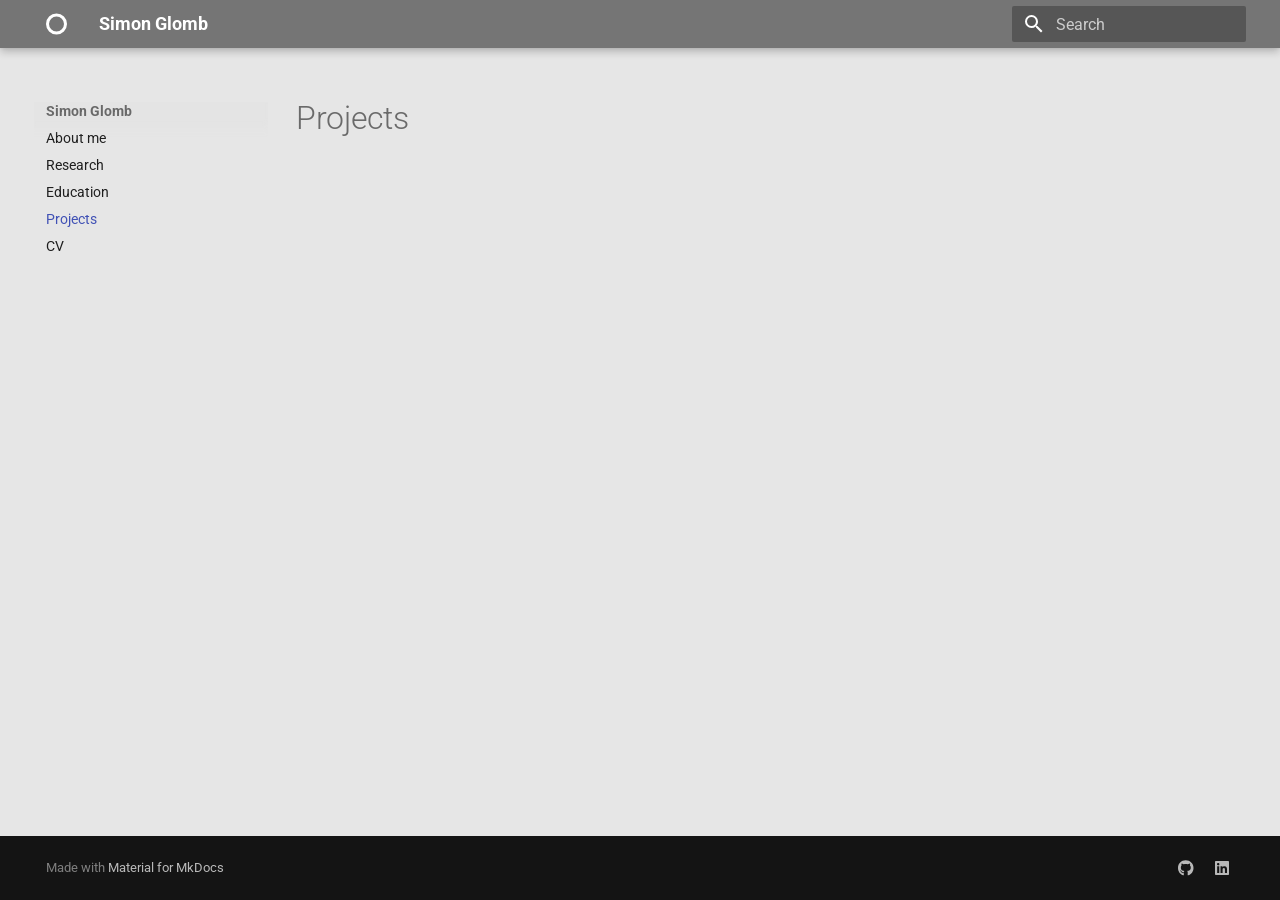
<file: site/projects/index.html>
<!doctype html>
<html lang="en" class="no-js">
  <head>
    
      <meta charset="utf-8">
      <meta name="viewport" content="width=device-width,initial-scale=1">
      
      
      
        <link rel="canonical" href="https://simonglomb.github.io/projects/">
      
      
        <link rel="prev" href="../education/">
      
      
        <link rel="next" href="../cv/">
      
      
      <link rel="icon" href="../assets/1x1.png">
      <meta name="generator" content="mkdocs-1.6.1, mkdocs-material-9.6.14">
    
    
      
        <title>Projects - Simon Glomb</title>
      
    
    
      <link rel="stylesheet" href="../assets/stylesheets/main.342714a4.min.css">
      
        
        <link rel="stylesheet" href="../assets/stylesheets/palette.06af60db.min.css">
      
      


    
    
      
    
    
      
        
        
        <link rel="preconnect" href="https://fonts.gstatic.com" crossorigin>
        <link rel="stylesheet" href="https://fonts.googleapis.com/css?family=Roboto:300,300i,400,400i,700,700i%7CRoboto+Mono:400,400i,700,700i&display=fallback">
        <style>:root{--md-text-font:"Roboto";--md-code-font:"Roboto Mono"}</style>
      
    
    
      <link rel="stylesheet" href="../extra.css">
    
    <script>__md_scope=new URL("..",location),__md_hash=e=>[...e].reduce(((e,_)=>(e<<5)-e+_.charCodeAt(0)),0),__md_get=(e,_=localStorage,t=__md_scope)=>JSON.parse(_.getItem(t.pathname+"."+e)),__md_set=(e,_,t=localStorage,a=__md_scope)=>{try{t.setItem(a.pathname+"."+e,JSON.stringify(_))}catch(e){}}</script>
    
      

    
    
    
  </head>
  
  
    
    
    
    
    
    <body dir="ltr" data-md-color-scheme="default" data-md-color-primary="grey" data-md-color-accent="white">
  
    
    <input class="md-toggle" data-md-toggle="drawer" type="checkbox" id="__drawer" autocomplete="off">
    <input class="md-toggle" data-md-toggle="search" type="checkbox" id="__search" autocomplete="off">
    <label class="md-overlay" for="__drawer"></label>
    <div data-md-component="skip">
      
        
        <a href="#projects" class="md-skip">
          Skip to content
        </a>
      
    </div>
    <div data-md-component="announce">
      
    </div>
    
    
      

  

<header class="md-header md-header--shadow" data-md-component="header">
  <nav class="md-header__inner md-grid" aria-label="Header">
    <a href=".." title="Simon Glomb" class="md-header__button md-logo" aria-label="Simon Glomb" data-md-component="logo">
      
  
  <svg xmlns="http://www.w3.org/2000/svg" viewBox="0 0 448 512"><!--! Font Awesome Free 6.7.2 by @fontawesome - https://fontawesome.com License - https://fontawesome.com/license/free (Icons: CC BY 4.0, Fonts: SIL OFL 1.1, Code: MIT License) Copyright 2024 Fonticons, Inc.--><path d="M224 96a160 160 0 1 0 0 320 160 160 0 1 0 0-320m224 160a224 224 0 1 1-448 0 224 224 0 1 1 448 0"/></svg>

    </a>
    <label class="md-header__button md-icon" for="__drawer">
      
      <svg xmlns="http://www.w3.org/2000/svg" viewBox="0 0 24 24"><path d="M3 6h18v2H3zm0 5h18v2H3zm0 5h18v2H3z"/></svg>
    </label>
    <div class="md-header__title" data-md-component="header-title">
      <div class="md-header__ellipsis">
        <div class="md-header__topic">
          <span class="md-ellipsis">
            Simon Glomb
          </span>
        </div>
        <div class="md-header__topic" data-md-component="header-topic">
          <span class="md-ellipsis">
            
              Projects
            
          </span>
        </div>
      </div>
    </div>
    
      
    
    
    
    
      
      
        <label class="md-header__button md-icon" for="__search">
          
          <svg xmlns="http://www.w3.org/2000/svg" viewBox="0 0 24 24"><path d="M9.5 3A6.5 6.5 0 0 1 16 9.5c0 1.61-.59 3.09-1.56 4.23l.27.27h.79l5 5-1.5 1.5-5-5v-.79l-.27-.27A6.52 6.52 0 0 1 9.5 16 6.5 6.5 0 0 1 3 9.5 6.5 6.5 0 0 1 9.5 3m0 2C7 5 5 7 5 9.5S7 14 9.5 14 14 12 14 9.5 12 5 9.5 5"/></svg>
        </label>
        <div class="md-search" data-md-component="search" role="dialog">
  <label class="md-search__overlay" for="__search"></label>
  <div class="md-search__inner" role="search">
    <form class="md-search__form" name="search">
      <input type="text" class="md-search__input" name="query" aria-label="Search" placeholder="Search" autocapitalize="off" autocorrect="off" autocomplete="off" spellcheck="false" data-md-component="search-query" required>
      <label class="md-search__icon md-icon" for="__search">
        
        <svg xmlns="http://www.w3.org/2000/svg" viewBox="0 0 24 24"><path d="M9.5 3A6.5 6.5 0 0 1 16 9.5c0 1.61-.59 3.09-1.56 4.23l.27.27h.79l5 5-1.5 1.5-5-5v-.79l-.27-.27A6.52 6.52 0 0 1 9.5 16 6.5 6.5 0 0 1 3 9.5 6.5 6.5 0 0 1 9.5 3m0 2C7 5 5 7 5 9.5S7 14 9.5 14 14 12 14 9.5 12 5 9.5 5"/></svg>
        
        <svg xmlns="http://www.w3.org/2000/svg" viewBox="0 0 24 24"><path d="M20 11v2H8l5.5 5.5-1.42 1.42L4.16 12l7.92-7.92L13.5 5.5 8 11z"/></svg>
      </label>
      <nav class="md-search__options" aria-label="Search">
        
        <button type="reset" class="md-search__icon md-icon" title="Clear" aria-label="Clear" tabindex="-1">
          
          <svg xmlns="http://www.w3.org/2000/svg" viewBox="0 0 24 24"><path d="M19 6.41 17.59 5 12 10.59 6.41 5 5 6.41 10.59 12 5 17.59 6.41 19 12 13.41 17.59 19 19 17.59 13.41 12z"/></svg>
        </button>
      </nav>
      
    </form>
    <div class="md-search__output">
      <div class="md-search__scrollwrap" tabindex="0" data-md-scrollfix>
        <div class="md-search-result" data-md-component="search-result">
          <div class="md-search-result__meta">
            Initializing search
          </div>
          <ol class="md-search-result__list" role="presentation"></ol>
        </div>
      </div>
    </div>
  </div>
</div>
      
    
    
  </nav>
  
</header>
    
    <div class="md-container" data-md-component="container">
      
      
        
          
        
      
      <main class="md-main" data-md-component="main">
        <div class="md-main__inner md-grid">
          
            
              
              <div class="md-sidebar md-sidebar--primary" data-md-component="sidebar" data-md-type="navigation" >
                <div class="md-sidebar__scrollwrap">
                  <div class="md-sidebar__inner">
                    



<nav class="md-nav md-nav--primary" aria-label="Navigation" data-md-level="0">
  <label class="md-nav__title" for="__drawer">
    <a href=".." title="Simon Glomb" class="md-nav__button md-logo" aria-label="Simon Glomb" data-md-component="logo">
      
  
  <svg xmlns="http://www.w3.org/2000/svg" viewBox="0 0 448 512"><!--! Font Awesome Free 6.7.2 by @fontawesome - https://fontawesome.com License - https://fontawesome.com/license/free (Icons: CC BY 4.0, Fonts: SIL OFL 1.1, Code: MIT License) Copyright 2024 Fonticons, Inc.--><path d="M224 96a160 160 0 1 0 0 320 160 160 0 1 0 0-320m224 160a224 224 0 1 1-448 0 224 224 0 1 1 448 0"/></svg>

    </a>
    Simon Glomb
  </label>
  
  <ul class="md-nav__list" data-md-scrollfix>
    
      
      
  
  
  
  
    <li class="md-nav__item">
      <a href=".." class="md-nav__link">
        
  
  
  <span class="md-ellipsis">
    About me
    
  </span>
  

      </a>
    </li>
  

    
      
      
  
  
  
  
    <li class="md-nav__item">
      <a href="../research/" class="md-nav__link">
        
  
  
  <span class="md-ellipsis">
    Research
    
  </span>
  

      </a>
    </li>
  

    
      
      
  
  
  
  
    <li class="md-nav__item">
      <a href="../education/" class="md-nav__link">
        
  
  
  <span class="md-ellipsis">
    Education
    
  </span>
  

      </a>
    </li>
  

    
      
      
  
  
    
  
  
  
    <li class="md-nav__item md-nav__item--active">
      
      <input class="md-nav__toggle md-toggle" type="checkbox" id="__toc">
      
      
        
      
      
      <a href="./" class="md-nav__link md-nav__link--active">
        
  
  
  <span class="md-ellipsis">
    Projects
    
  </span>
  

      </a>
      
    </li>
  

    
      
      
  
  
  
  
    <li class="md-nav__item">
      <a href="../cv/" class="md-nav__link">
        
  
  
  <span class="md-ellipsis">
    CV
    
  </span>
  

      </a>
    </li>
  

    
  </ul>
</nav>
                  </div>
                </div>
              </div>
            
            
              
              <div class="md-sidebar md-sidebar--secondary" data-md-component="sidebar" data-md-type="toc" >
                <div class="md-sidebar__scrollwrap">
                  <div class="md-sidebar__inner">
                    

<nav class="md-nav md-nav--secondary" aria-label="Table of contents">
  
  
  
    
  
  
</nav>
                  </div>
                </div>
              </div>
            
          
          
            <div class="md-content" data-md-component="content">
              <article class="md-content__inner md-typeset">
                
                  



<h1 id="projects">Projects</h1>












                
              </article>
            </div>
          
          
<script>var target=document.getElementById(location.hash.slice(1));target&&target.name&&(target.checked=target.name.startsWith("__tabbed_"))</script>
        </div>
        
      </main>
      
        <footer class="md-footer">
  
  <div class="md-footer-meta md-typeset">
    <div class="md-footer-meta__inner md-grid">
      <div class="md-copyright">
  
  
    Made with
    <a href="https://squidfunk.github.io/mkdocs-material/" target="_blank" rel="noopener">
      Material for MkDocs
    </a>
  
</div>
      
        <div class="md-social">
  
    
    
    
    
      
      
    
    <a href="https://github.com/SimonGlomb" target="_blank" rel="noopener" title="github.com" class="md-social__link">
      <svg xmlns="http://www.w3.org/2000/svg" viewBox="0 0 496 512"><!--! Font Awesome Free 6.7.2 by @fontawesome - https://fontawesome.com License - https://fontawesome.com/license/free (Icons: CC BY 4.0, Fonts: SIL OFL 1.1, Code: MIT License) Copyright 2024 Fonticons, Inc.--><path d="M165.9 397.4c0 2-2.3 3.6-5.2 3.6-3.3.3-5.6-1.3-5.6-3.6 0-2 2.3-3.6 5.2-3.6 3-.3 5.6 1.3 5.6 3.6m-31.1-4.5c-.7 2 1.3 4.3 4.3 4.9 2.6 1 5.6 0 6.2-2s-1.3-4.3-4.3-5.2c-2.6-.7-5.5.3-6.2 2.3m44.2-1.7c-2.9.7-4.9 2.6-4.6 4.9.3 2 2.9 3.3 5.9 2.6 2.9-.7 4.9-2.6 4.6-4.6-.3-1.9-3-3.2-5.9-2.9M244.8 8C106.1 8 0 113.3 0 252c0 110.9 69.8 205.8 169.5 239.2 12.8 2.3 17.3-5.6 17.3-12.1 0-6.2-.3-40.4-.3-61.4 0 0-70 15-84.7-29.8 0 0-11.4-29.1-27.8-36.6 0 0-22.9-15.7 1.6-15.4 0 0 24.9 2 38.6 25.8 21.9 38.6 58.6 27.5 72.9 20.9 2.3-16 8.8-27.1 16-33.7-55.9-6.2-112.3-14.3-112.3-110.5 0-27.5 7.6-41.3 23.6-58.9-2.6-6.5-11.1-33.3 2.6-67.9 20.9-6.5 69 27 69 27 20-5.6 41.5-8.5 62.8-8.5s42.8 2.9 62.8 8.5c0 0 48.1-33.6 69-27 13.7 34.7 5.2 61.4 2.6 67.9 16 17.7 25.8 31.5 25.8 58.9 0 96.5-58.9 104.2-114.8 110.5 9.2 7.9 17 22.9 17 46.4 0 33.7-.3 75.4-.3 83.6 0 6.5 4.6 14.4 17.3 12.1C428.2 457.8 496 362.9 496 252 496 113.3 383.5 8 244.8 8M97.2 352.9c-1.3 1-1 3.3.7 5.2 1.6 1.6 3.9 2.3 5.2 1 1.3-1 1-3.3-.7-5.2-1.6-1.6-3.9-2.3-5.2-1m-10.8-8.1c-.7 1.3.3 2.9 2.3 3.9 1.6 1 3.6.7 4.3-.7.7-1.3-.3-2.9-2.3-3.9-2-.6-3.6-.3-4.3.7m32.4 35.6c-1.6 1.3-1 4.3 1.3 6.2 2.3 2.3 5.2 2.6 6.5 1 1.3-1.3.7-4.3-1.3-6.2-2.2-2.3-5.2-2.6-6.5-1m-11.4-14.7c-1.6 1-1.6 3.6 0 5.9s4.3 3.3 5.6 2.3c1.6-1.3 1.6-3.9 0-6.2-1.4-2.3-4-3.3-5.6-2"/></svg>
    </a>
  
    
    
    
    
      
      
    
    <a href="https://www.linkedin.com/in/simon-glomb-aa63351a3" target="_blank" rel="noopener" title="www.linkedin.com" class="md-social__link">
      <svg xmlns="http://www.w3.org/2000/svg" viewBox="0 0 448 512"><!--! Font Awesome Free 6.7.2 by @fontawesome - https://fontawesome.com License - https://fontawesome.com/license/free (Icons: CC BY 4.0, Fonts: SIL OFL 1.1, Code: MIT License) Copyright 2024 Fonticons, Inc.--><path d="M416 32H31.9C14.3 32 0 46.5 0 64.3v383.4C0 465.5 14.3 480 31.9 480H416c17.6 0 32-14.5 32-32.3V64.3c0-17.8-14.4-32.3-32-32.3M135.4 416H69V202.2h66.5V416zm-33.2-243c-21.3 0-38.5-17.3-38.5-38.5S80.9 96 102.2 96c21.2 0 38.5 17.3 38.5 38.5 0 21.3-17.2 38.5-38.5 38.5m282.1 243h-66.4V312c0-24.8-.5-56.7-34.5-56.7-34.6 0-39.9 27-39.9 54.9V416h-66.4V202.2h63.7v29.2h.9c8.9-16.8 30.6-34.5 62.9-34.5 67.2 0 79.7 44.3 79.7 101.9z"/></svg>
    </a>
  
</div>
      
    </div>
  </div>
</footer>
      
    </div>
    <div class="md-dialog" data-md-component="dialog">
      <div class="md-dialog__inner md-typeset"></div>
    </div>
    
    
    
      
      <script id="__config" type="application/json">{"base": "..", "features": ["navigation.sections", "navigation.indexes", "navigation.instant", "navigation.path"], "search": "../assets/javascripts/workers/search.d50fe291.min.js", "tags": null, "translations": {"clipboard.copied": "Copied to clipboard", "clipboard.copy": "Copy to clipboard", "search.result.more.one": "1 more on this page", "search.result.more.other": "# more on this page", "search.result.none": "No matching documents", "search.result.one": "1 matching document", "search.result.other": "# matching documents", "search.result.placeholder": "Type to start searching", "search.result.term.missing": "Missing", "select.version": "Select version"}, "version": null}</script>
    
    
      <script src="../assets/javascripts/bundle.13a4f30d.min.js"></script>
      
    
  </body>
</html>
</file>
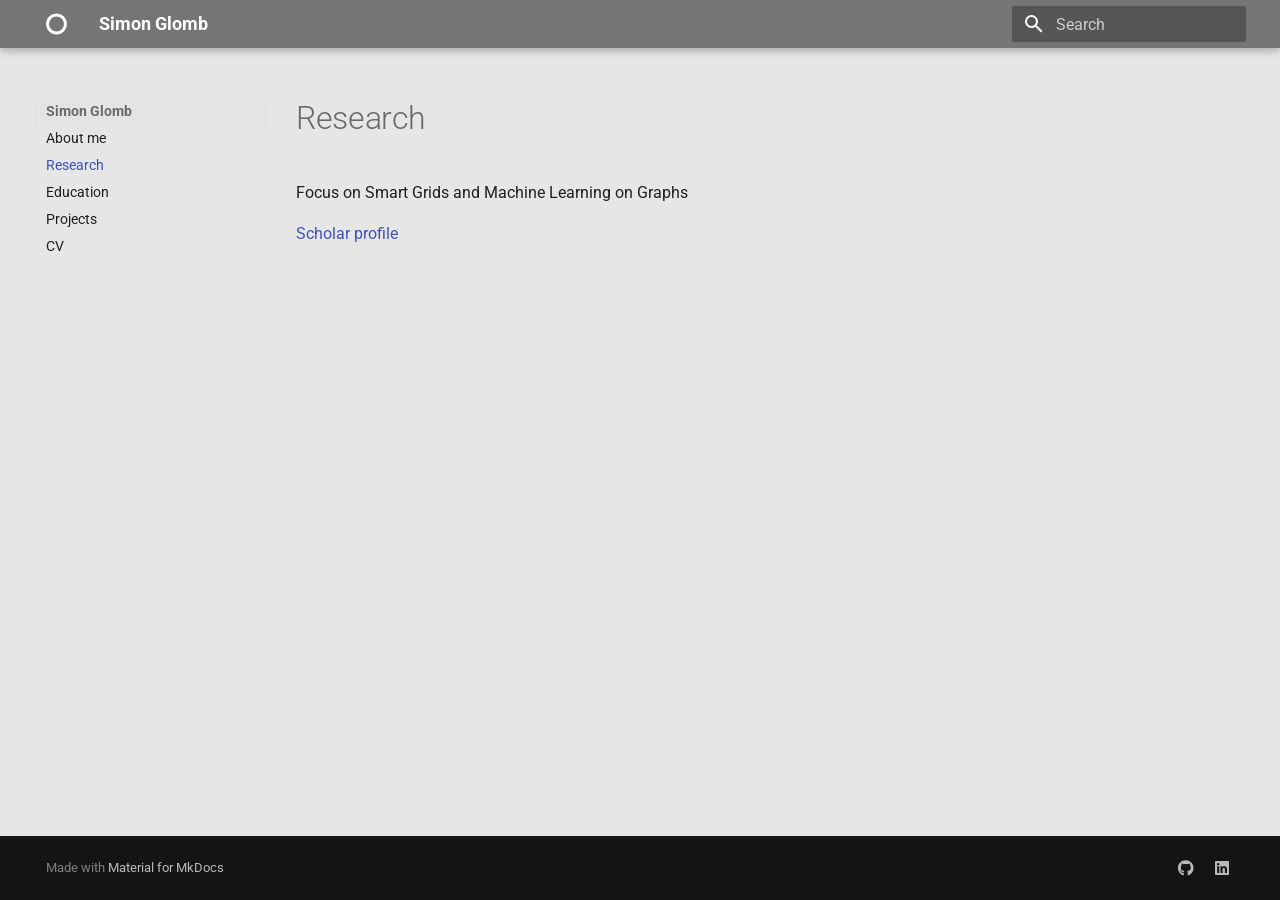
<file: site/research/index.html>
<!doctype html>
<html lang="en" class="no-js">
  <head>
    
      <meta charset="utf-8">
      <meta name="viewport" content="width=device-width,initial-scale=1">
      
      
      
        <link rel="canonical" href="https://simonglomb.github.io/research/">
      
      
        <link rel="prev" href="..">
      
      
        <link rel="next" href="../education/">
      
      
      <link rel="icon" href="../assets/1x1.png">
      <meta name="generator" content="mkdocs-1.6.1, mkdocs-material-9.6.14">
    
    
      
        <title>Research - Simon Glomb</title>
      
    
    
      <link rel="stylesheet" href="../assets/stylesheets/main.342714a4.min.css">
      
        
        <link rel="stylesheet" href="../assets/stylesheets/palette.06af60db.min.css">
      
      


    
    
      
    
    
      
        
        
        <link rel="preconnect" href="https://fonts.gstatic.com" crossorigin>
        <link rel="stylesheet" href="https://fonts.googleapis.com/css?family=Roboto:300,300i,400,400i,700,700i%7CRoboto+Mono:400,400i,700,700i&display=fallback">
        <style>:root{--md-text-font:"Roboto";--md-code-font:"Roboto Mono"}</style>
      
    
    
      <link rel="stylesheet" href="../extra.css">
    
    <script>__md_scope=new URL("..",location),__md_hash=e=>[...e].reduce(((e,_)=>(e<<5)-e+_.charCodeAt(0)),0),__md_get=(e,_=localStorage,t=__md_scope)=>JSON.parse(_.getItem(t.pathname+"."+e)),__md_set=(e,_,t=localStorage,a=__md_scope)=>{try{t.setItem(a.pathname+"."+e,JSON.stringify(_))}catch(e){}}</script>
    
      

    
    
    
  </head>
  
  
    
    
    
    
    
    <body dir="ltr" data-md-color-scheme="default" data-md-color-primary="grey" data-md-color-accent="white">
  
    
    <input class="md-toggle" data-md-toggle="drawer" type="checkbox" id="__drawer" autocomplete="off">
    <input class="md-toggle" data-md-toggle="search" type="checkbox" id="__search" autocomplete="off">
    <label class="md-overlay" for="__drawer"></label>
    <div data-md-component="skip">
      
        
        <a href="#research" class="md-skip">
          Skip to content
        </a>
      
    </div>
    <div data-md-component="announce">
      
    </div>
    
    
      

  

<header class="md-header md-header--shadow" data-md-component="header">
  <nav class="md-header__inner md-grid" aria-label="Header">
    <a href=".." title="Simon Glomb" class="md-header__button md-logo" aria-label="Simon Glomb" data-md-component="logo">
      
  
  <svg xmlns="http://www.w3.org/2000/svg" viewBox="0 0 448 512"><!--! Font Awesome Free 6.7.2 by @fontawesome - https://fontawesome.com License - https://fontawesome.com/license/free (Icons: CC BY 4.0, Fonts: SIL OFL 1.1, Code: MIT License) Copyright 2024 Fonticons, Inc.--><path d="M224 96a160 160 0 1 0 0 320 160 160 0 1 0 0-320m224 160a224 224 0 1 1-448 0 224 224 0 1 1 448 0"/></svg>

    </a>
    <label class="md-header__button md-icon" for="__drawer">
      
      <svg xmlns="http://www.w3.org/2000/svg" viewBox="0 0 24 24"><path d="M3 6h18v2H3zm0 5h18v2H3zm0 5h18v2H3z"/></svg>
    </label>
    <div class="md-header__title" data-md-component="header-title">
      <div class="md-header__ellipsis">
        <div class="md-header__topic">
          <span class="md-ellipsis">
            Simon Glomb
          </span>
        </div>
        <div class="md-header__topic" data-md-component="header-topic">
          <span class="md-ellipsis">
            
              Research
            
          </span>
        </div>
      </div>
    </div>
    
      
    
    
    
    
      
      
        <label class="md-header__button md-icon" for="__search">
          
          <svg xmlns="http://www.w3.org/2000/svg" viewBox="0 0 24 24"><path d="M9.5 3A6.5 6.5 0 0 1 16 9.5c0 1.61-.59 3.09-1.56 4.23l.27.27h.79l5 5-1.5 1.5-5-5v-.79l-.27-.27A6.52 6.52 0 0 1 9.5 16 6.5 6.5 0 0 1 3 9.5 6.5 6.5 0 0 1 9.5 3m0 2C7 5 5 7 5 9.5S7 14 9.5 14 14 12 14 9.5 12 5 9.5 5"/></svg>
        </label>
        <div class="md-search" data-md-component="search" role="dialog">
  <label class="md-search__overlay" for="__search"></label>
  <div class="md-search__inner" role="search">
    <form class="md-search__form" name="search">
      <input type="text" class="md-search__input" name="query" aria-label="Search" placeholder="Search" autocapitalize="off" autocorrect="off" autocomplete="off" spellcheck="false" data-md-component="search-query" required>
      <label class="md-search__icon md-icon" for="__search">
        
        <svg xmlns="http://www.w3.org/2000/svg" viewBox="0 0 24 24"><path d="M9.5 3A6.5 6.5 0 0 1 16 9.5c0 1.61-.59 3.09-1.56 4.23l.27.27h.79l5 5-1.5 1.5-5-5v-.79l-.27-.27A6.52 6.52 0 0 1 9.5 16 6.5 6.5 0 0 1 3 9.5 6.5 6.5 0 0 1 9.5 3m0 2C7 5 5 7 5 9.5S7 14 9.5 14 14 12 14 9.5 12 5 9.5 5"/></svg>
        
        <svg xmlns="http://www.w3.org/2000/svg" viewBox="0 0 24 24"><path d="M20 11v2H8l5.5 5.5-1.42 1.42L4.16 12l7.92-7.92L13.5 5.5 8 11z"/></svg>
      </label>
      <nav class="md-search__options" aria-label="Search">
        
        <button type="reset" class="md-search__icon md-icon" title="Clear" aria-label="Clear" tabindex="-1">
          
          <svg xmlns="http://www.w3.org/2000/svg" viewBox="0 0 24 24"><path d="M19 6.41 17.59 5 12 10.59 6.41 5 5 6.41 10.59 12 5 17.59 6.41 19 12 13.41 17.59 19 19 17.59 13.41 12z"/></svg>
        </button>
      </nav>
      
    </form>
    <div class="md-search__output">
      <div class="md-search__scrollwrap" tabindex="0" data-md-scrollfix>
        <div class="md-search-result" data-md-component="search-result">
          <div class="md-search-result__meta">
            Initializing search
          </div>
          <ol class="md-search-result__list" role="presentation"></ol>
        </div>
      </div>
    </div>
  </div>
</div>
      
    
    
  </nav>
  
</header>
    
    <div class="md-container" data-md-component="container">
      
      
        
          
        
      
      <main class="md-main" data-md-component="main">
        <div class="md-main__inner md-grid">
          
            
              
              <div class="md-sidebar md-sidebar--primary" data-md-component="sidebar" data-md-type="navigation" >
                <div class="md-sidebar__scrollwrap">
                  <div class="md-sidebar__inner">
                    



<nav class="md-nav md-nav--primary" aria-label="Navigation" data-md-level="0">
  <label class="md-nav__title" for="__drawer">
    <a href=".." title="Simon Glomb" class="md-nav__button md-logo" aria-label="Simon Glomb" data-md-component="logo">
      
  
  <svg xmlns="http://www.w3.org/2000/svg" viewBox="0 0 448 512"><!--! Font Awesome Free 6.7.2 by @fontawesome - https://fontawesome.com License - https://fontawesome.com/license/free (Icons: CC BY 4.0, Fonts: SIL OFL 1.1, Code: MIT License) Copyright 2024 Fonticons, Inc.--><path d="M224 96a160 160 0 1 0 0 320 160 160 0 1 0 0-320m224 160a224 224 0 1 1-448 0 224 224 0 1 1 448 0"/></svg>

    </a>
    Simon Glomb
  </label>
  
  <ul class="md-nav__list" data-md-scrollfix>
    
      
      
  
  
  
  
    <li class="md-nav__item">
      <a href=".." class="md-nav__link">
        
  
  
  <span class="md-ellipsis">
    About me
    
  </span>
  

      </a>
    </li>
  

    
      
      
  
  
    
  
  
  
    <li class="md-nav__item md-nav__item--active">
      
      <input class="md-nav__toggle md-toggle" type="checkbox" id="__toc">
      
      
        
      
      
      <a href="./" class="md-nav__link md-nav__link--active">
        
  
  
  <span class="md-ellipsis">
    Research
    
  </span>
  

      </a>
      
    </li>
  

    
      
      
  
  
  
  
    <li class="md-nav__item">
      <a href="../education/" class="md-nav__link">
        
  
  
  <span class="md-ellipsis">
    Education
    
  </span>
  

      </a>
    </li>
  

    
      
      
  
  
  
  
    <li class="md-nav__item">
      <a href="../projects/" class="md-nav__link">
        
  
  
  <span class="md-ellipsis">
    Projects
    
  </span>
  

      </a>
    </li>
  

    
      
      
  
  
  
  
    <li class="md-nav__item">
      <a href="../cv/" class="md-nav__link">
        
  
  
  <span class="md-ellipsis">
    CV
    
  </span>
  

      </a>
    </li>
  

    
  </ul>
</nav>
                  </div>
                </div>
              </div>
            
            
              
              <div class="md-sidebar md-sidebar--secondary" data-md-component="sidebar" data-md-type="toc" >
                <div class="md-sidebar__scrollwrap">
                  <div class="md-sidebar__inner">
                    

<nav class="md-nav md-nav--secondary" aria-label="Table of contents">
  
  
  
    
  
  
</nav>
                  </div>
                </div>
              </div>
            
          
          
            <div class="md-content" data-md-component="content">
              <article class="md-content__inner md-typeset">
                
                  



<h1 id="research">Research</h1>
<p>Focus on Smart Grids and Machine Learning on Graphs</p>
<p><a href="https://scholar.google.de/citations?hl=de&amp;user=0V1KEioAAAAJ">Scholar profile</a></p>












                
              </article>
            </div>
          
          
<script>var target=document.getElementById(location.hash.slice(1));target&&target.name&&(target.checked=target.name.startsWith("__tabbed_"))</script>
        </div>
        
      </main>
      
        <footer class="md-footer">
  
  <div class="md-footer-meta md-typeset">
    <div class="md-footer-meta__inner md-grid">
      <div class="md-copyright">
  
  
    Made with
    <a href="https://squidfunk.github.io/mkdocs-material/" target="_blank" rel="noopener">
      Material for MkDocs
    </a>
  
</div>
      
        <div class="md-social">
  
    
    
    
    
      
      
    
    <a href="https://github.com/SimonGlomb" target="_blank" rel="noopener" title="github.com" class="md-social__link">
      <svg xmlns="http://www.w3.org/2000/svg" viewBox="0 0 496 512"><!--! Font Awesome Free 6.7.2 by @fontawesome - https://fontawesome.com License - https://fontawesome.com/license/free (Icons: CC BY 4.0, Fonts: SIL OFL 1.1, Code: MIT License) Copyright 2024 Fonticons, Inc.--><path d="M165.9 397.4c0 2-2.3 3.6-5.2 3.6-3.3.3-5.6-1.3-5.6-3.6 0-2 2.3-3.6 5.2-3.6 3-.3 5.6 1.3 5.6 3.6m-31.1-4.5c-.7 2 1.3 4.3 4.3 4.9 2.6 1 5.6 0 6.2-2s-1.3-4.3-4.3-5.2c-2.6-.7-5.5.3-6.2 2.3m44.2-1.7c-2.9.7-4.9 2.6-4.6 4.9.3 2 2.9 3.3 5.9 2.6 2.9-.7 4.9-2.6 4.6-4.6-.3-1.9-3-3.2-5.9-2.9M244.8 8C106.1 8 0 113.3 0 252c0 110.9 69.8 205.8 169.5 239.2 12.8 2.3 17.3-5.6 17.3-12.1 0-6.2-.3-40.4-.3-61.4 0 0-70 15-84.7-29.8 0 0-11.4-29.1-27.8-36.6 0 0-22.9-15.7 1.6-15.4 0 0 24.9 2 38.6 25.8 21.9 38.6 58.6 27.5 72.9 20.9 2.3-16 8.8-27.1 16-33.7-55.9-6.2-112.3-14.3-112.3-110.5 0-27.5 7.6-41.3 23.6-58.9-2.6-6.5-11.1-33.3 2.6-67.9 20.9-6.5 69 27 69 27 20-5.6 41.5-8.5 62.8-8.5s42.8 2.9 62.8 8.5c0 0 48.1-33.6 69-27 13.7 34.7 5.2 61.4 2.6 67.9 16 17.7 25.8 31.5 25.8 58.9 0 96.5-58.9 104.2-114.8 110.5 9.2 7.9 17 22.9 17 46.4 0 33.7-.3 75.4-.3 83.6 0 6.5 4.6 14.4 17.3 12.1C428.2 457.8 496 362.9 496 252 496 113.3 383.5 8 244.8 8M97.2 352.9c-1.3 1-1 3.3.7 5.2 1.6 1.6 3.9 2.3 5.2 1 1.3-1 1-3.3-.7-5.2-1.6-1.6-3.9-2.3-5.2-1m-10.8-8.1c-.7 1.3.3 2.9 2.3 3.9 1.6 1 3.6.7 4.3-.7.7-1.3-.3-2.9-2.3-3.9-2-.6-3.6-.3-4.3.7m32.4 35.6c-1.6 1.3-1 4.3 1.3 6.2 2.3 2.3 5.2 2.6 6.5 1 1.3-1.3.7-4.3-1.3-6.2-2.2-2.3-5.2-2.6-6.5-1m-11.4-14.7c-1.6 1-1.6 3.6 0 5.9s4.3 3.3 5.6 2.3c1.6-1.3 1.6-3.9 0-6.2-1.4-2.3-4-3.3-5.6-2"/></svg>
    </a>
  
    
    
    
    
      
      
    
    <a href="https://www.linkedin.com/in/simon-glomb-aa63351a3" target="_blank" rel="noopener" title="www.linkedin.com" class="md-social__link">
      <svg xmlns="http://www.w3.org/2000/svg" viewBox="0 0 448 512"><!--! Font Awesome Free 6.7.2 by @fontawesome - https://fontawesome.com License - https://fontawesome.com/license/free (Icons: CC BY 4.0, Fonts: SIL OFL 1.1, Code: MIT License) Copyright 2024 Fonticons, Inc.--><path d="M416 32H31.9C14.3 32 0 46.5 0 64.3v383.4C0 465.5 14.3 480 31.9 480H416c17.6 0 32-14.5 32-32.3V64.3c0-17.8-14.4-32.3-32-32.3M135.4 416H69V202.2h66.5V416zm-33.2-243c-21.3 0-38.5-17.3-38.5-38.5S80.9 96 102.2 96c21.2 0 38.5 17.3 38.5 38.5 0 21.3-17.2 38.5-38.5 38.5m282.1 243h-66.4V312c0-24.8-.5-56.7-34.5-56.7-34.6 0-39.9 27-39.9 54.9V416h-66.4V202.2h63.7v29.2h.9c8.9-16.8 30.6-34.5 62.9-34.5 67.2 0 79.7 44.3 79.7 101.9z"/></svg>
    </a>
  
</div>
      
    </div>
  </div>
</footer>
      
    </div>
    <div class="md-dialog" data-md-component="dialog">
      <div class="md-dialog__inner md-typeset"></div>
    </div>
    
    
    
      
      <script id="__config" type="application/json">{"base": "..", "features": ["navigation.sections", "navigation.indexes", "navigation.instant", "navigation.path"], "search": "../assets/javascripts/workers/search.d50fe291.min.js", "tags": null, "translations": {"clipboard.copied": "Copied to clipboard", "clipboard.copy": "Copy to clipboard", "search.result.more.one": "1 more on this page", "search.result.more.other": "# more on this page", "search.result.none": "No matching documents", "search.result.one": "1 matching document", "search.result.other": "# matching documents", "search.result.placeholder": "Type to start searching", "search.result.term.missing": "Missing", "select.version": "Select version"}, "version": null}</script>
    
    
      <script src="../assets/javascripts/bundle.13a4f30d.min.js"></script>
      
    
  </body>
</html>
</file>
<file: extra.css>
[data-md-color-scheme="default"] {
  --md-default-bg-color: #e3e3e3e3; /* or your preferred light grey */
}
</file>
<file: site/extra.css>
[data-md-color-scheme="default"] {
  --md-default-bg-color: #e3e3e3e3; /* or your preferred light grey */
}
</file>
<file: assets/stylesheets/main.342714a4.min.css>
@charset "UTF-8";html{-webkit-text-size-adjust:none;-moz-text-size-adjust:none;text-size-adjust:none;box-sizing:border-box}*,:after,:before{box-sizing:inherit}@media (prefers-reduced-motion){*,:after,:before{transition:none!important}}body{margin:0}a,button,input,label{-webkit-tap-highlight-color:transparent}a{color:inherit;text-decoration:none}hr{border:0;box-sizing:initial;display:block;height:.05rem;overflow:visible;padding:0}small{font-size:80%}sub,sup{line-height:1em}img{border-style:none}table{border-collapse:initial;border-spacing:0}td,th{font-weight:400;vertical-align:top}button{background:#0000;border:0;font-family:inherit;font-size:inherit;margin:0;padding:0}input{border:0;outline:none}:root{--md-primary-fg-color:#4051b5;--md-primary-fg-color--light:#5d6cc0;--md-primary-fg-color--dark:#303fa1;--md-primary-bg-color:#fff;--md-primary-bg-color--light:#ffffffb3;--md-accent-fg-color:#526cfe;--md-accent-fg-color--transparent:#526cfe1a;--md-accent-bg-color:#fff;--md-accent-bg-color--light:#ffffffb3}[data-md-color-scheme=default]{color-scheme:light}[data-md-color-scheme=default] img[src$="#gh-dark-mode-only"],[data-md-color-scheme=default] img[src$="#only-dark"]{display:none}:root,[data-md-color-scheme=default]{--md-hue:225deg;--md-default-fg-color:#000000de;--md-default-fg-color--light:#0000008a;--md-default-fg-color--lighter:#00000052;--md-default-fg-color--lightest:#00000012;--md-default-bg-color:#fff;--md-default-bg-color--light:#ffffffb3;--md-default-bg-color--lighter:#ffffff4d;--md-default-bg-color--lightest:#ffffff1f;--md-code-fg-color:#36464e;--md-code-bg-color:#f5f5f5;--md-code-hl-color:#4287ff;--md-code-hl-color--light:#4287ff1a;--md-code-hl-number-color:#d52a2a;--md-code-hl-special-color:#db1457;--md-code-hl-function-color:#a846b9;--md-code-hl-constant-color:#6e59d9;--md-code-hl-keyword-color:#3f6ec6;--md-code-hl-string-color:#1c7d4d;--md-code-hl-name-color:var(--md-code-fg-color);--md-code-hl-operator-color:var(--md-default-fg-color--light);--md-code-hl-punctuation-color:var(--md-default-fg-color--light);--md-code-hl-comment-color:var(--md-default-fg-color--light);--md-code-hl-generic-color:var(--md-default-fg-color--light);--md-code-hl-variable-color:var(--md-default-fg-color--light);--md-typeset-color:var(--md-default-fg-color);--md-typeset-a-color:var(--md-primary-fg-color);--md-typeset-del-color:#f5503d26;--md-typeset-ins-color:#0bd57026;--md-typeset-kbd-color:#fafafa;--md-typeset-kbd-accent-color:#fff;--md-typeset-kbd-border-color:#b8b8b8;--md-typeset-mark-color:#ffff0080;--md-typeset-table-color:#0000001f;--md-typeset-table-color--light:rgba(0,0,0,.035);--md-admonition-fg-color:var(--md-default-fg-color);--md-admonition-bg-color:var(--md-default-bg-color);--md-warning-fg-color:#000000de;--md-warning-bg-color:#ff9;--md-footer-fg-color:#fff;--md-footer-fg-color--light:#ffffffb3;--md-footer-fg-color--lighter:#ffffff73;--md-footer-bg-color:#000000de;--md-footer-bg-color--dark:#00000052;--md-shadow-z1:0 0.2rem 0.5rem #0000000d,0 0 0.05rem #0000001a;--md-shadow-z2:0 0.2rem 0.5rem #0000001a,0 0 0.05rem #00000040;--md-shadow-z3:0 0.2rem 0.5rem #0003,0 0 0.05rem #00000059}.md-icon svg{fill:currentcolor;display:block;height:1.2rem;width:1.2rem}body{-webkit-font-smoothing:antialiased;-moz-osx-font-smoothing:grayscale;--md-text-font-family:var(--md-text-font,_),-apple-system,BlinkMacSystemFont,Helvetica,Arial,sans-serif;--md-code-font-family:var(--md-code-font,_),SFMono-Regular,Consolas,Menlo,monospace}aside,body,input{font-feature-settings:"kern","liga";color:var(--md-typeset-color);font-family:var(--md-text-font-family)}code,kbd,pre{font-feature-settings:"kern";font-family:var(--md-code-font-family)}:root{--md-typeset-table-sort-icon:url('data:image/svg+xml;charset=utf-8,<svg xmlns="http://www.w3.org/2000/svg" viewBox="0 0 24 24"><path d="m18 21-4-4h3V7h-3l4-4 4 4h-3v10h3M2 19v-2h10v2M2 13v-2h7v2M2 7V5h4v2z"/></svg>');--md-typeset-table-sort-icon--asc:url('data:image/svg+xml;charset=utf-8,<svg xmlns="http://www.w3.org/2000/svg" viewBox="0 0 24 24"><path d="M19 17h3l-4 4-4-4h3V3h2M2 17h10v2H2M6 5v2H2V5m0 6h7v2H2z"/></svg>');--md-typeset-table-sort-icon--desc:url('data:image/svg+xml;charset=utf-8,<svg xmlns="http://www.w3.org/2000/svg" viewBox="0 0 24 24"><path d="M19 7h3l-4-4-4 4h3v14h2M2 17h10v2H2M6 5v2H2V5m0 6h7v2H2z"/></svg>')}.md-typeset{-webkit-print-color-adjust:exact;color-adjust:exact;font-size:.8rem;line-height:1.6;overflow-wrap:break-word}@media print{.md-typeset{font-size:.68rem}}.md-typeset blockquote,.md-typeset dl,.md-typeset figure,.md-typeset ol,.md-typeset pre,.md-typeset ul{margin-bottom:1em;margin-top:1em}.md-typeset h1{color:var(--md-default-fg-color--light);font-size:2em;line-height:1.3;margin:0 0 1.25em}.md-typeset h1,.md-typeset h2{font-weight:300;letter-spacing:-.01em}.md-typeset h2{font-size:1.5625em;line-height:1.4;margin:1.6em 0 .64em}.md-typeset h3{font-size:1.25em;font-weight:400;letter-spacing:-.01em;line-height:1.5;margin:1.6em 0 .8em}.md-typeset h2+h3{margin-top:.8em}.md-typeset h4{font-weight:700;letter-spacing:-.01em;margin:1em 0}.md-typeset h5,.md-typeset h6{color:var(--md-default-fg-color--light);font-size:.8em;font-weight:700;letter-spacing:-.01em;margin:1.25em 0}.md-typeset h5{text-transform:uppercase}.md-typeset h5 code{text-transform:none}.md-typeset hr{border-bottom:.05rem solid var(--md-default-fg-color--lightest);display:flow-root;margin:1.5em 0}.md-typeset a{color:var(--md-typeset-a-color);word-break:break-word}.md-typeset a,.md-typeset a:before{transition:color 125ms}.md-typeset a:focus,.md-typeset a:hover{color:var(--md-accent-fg-color)}.md-typeset a:focus code,.md-typeset a:hover code{background-color:var(--md-accent-fg-color--transparent)}.md-typeset a code{color:currentcolor;transition:background-color 125ms}.md-typeset a.focus-visible{outline-color:var(--md-accent-fg-color);outline-offset:.2rem}.md-typeset code,.md-typeset kbd,.md-typeset pre{color:var(--md-code-fg-color);direction:ltr;font-variant-ligatures:none}@media print{.md-typeset code,.md-typeset kbd,.md-typeset pre{white-space:pre-wrap}}.md-typeset code{background-color:var(--md-code-bg-color);border-radius:.1rem;-webkit-box-decoration-break:clone;box-decoration-break:clone;font-size:.85em;padding:0 .2941176471em;word-break:break-word}.md-typeset code:not(.focus-visible){-webkit-tap-highlight-color:transparent;outline:none}.md-typeset pre{display:flow-root;line-height:1.4;position:relative}.md-typeset pre>code{-webkit-box-decoration-break:slice;box-decoration-break:slice;box-shadow:none;display:block;margin:0;outline-color:var(--md-accent-fg-color);overflow:auto;padding:.7720588235em 1.1764705882em;scrollbar-color:var(--md-default-fg-color--lighter) #0000;scrollbar-width:thin;touch-action:auto;word-break:normal}.md-typeset pre>code:hover{scrollbar-color:var(--md-accent-fg-color) #0000}.md-typeset pre>code::-webkit-scrollbar{height:.2rem;width:.2rem}.md-typeset pre>code::-webkit-scrollbar-thumb{background-color:var(--md-default-fg-color--lighter)}.md-typeset pre>code::-webkit-scrollbar-thumb:hover{background-color:var(--md-accent-fg-color)}.md-typeset kbd{background-color:var(--md-typeset-kbd-color);border-radius:.1rem;box-shadow:0 .1rem 0 .05rem var(--md-typeset-kbd-border-color),0 .1rem 0 var(--md-typeset-kbd-border-color),0 -.1rem .2rem var(--md-typeset-kbd-accent-color) inset;color:var(--md-default-fg-color);display:inline-block;font-size:.75em;padding:0 .6666666667em;vertical-align:text-top;word-break:break-word}.md-typeset mark{background-color:var(--md-typeset-mark-color);-webkit-box-decoration-break:clone;box-decoration-break:clone;color:inherit;word-break:break-word}.md-typeset abbr{border-bottom:.05rem dotted var(--md-default-fg-color--light);cursor:help;text-decoration:none}.md-typeset small{opacity:.75}[dir=ltr] .md-typeset sub,[dir=ltr] .md-typeset sup{margin-left:.078125em}[dir=rtl] .md-typeset sub,[dir=rtl] .md-typeset sup{margin-right:.078125em}[dir=ltr] .md-typeset blockquote{padding-left:.6rem}[dir=rtl] .md-typeset blockquote{padding-right:.6rem}[dir=ltr] .md-typeset blockquote{border-left:.2rem solid var(--md-default-fg-color--lighter)}[dir=rtl] .md-typeset blockquote{border-right:.2rem solid var(--md-default-fg-color--lighter)}.md-typeset blockquote{color:var(--md-default-fg-color--light);margin-left:0;margin-right:0}.md-typeset ul{list-style-type:disc}.md-typeset ul[type]{list-style-type:revert-layer}[dir=ltr] .md-typeset ol,[dir=ltr] .md-typeset ul{margin-left:.625em}[dir=rtl] .md-typeset ol,[dir=rtl] .md-typeset ul{margin-right:.625em}.md-typeset ol,.md-typeset ul{padding:0}.md-typeset ol:not([hidden]),.md-typeset ul:not([hidden]){display:flow-root}.md-typeset ol ol,.md-typeset ul ol{list-style-type:lower-alpha}.md-typeset ol ol ol,.md-typeset ul ol ol{list-style-type:lower-roman}.md-typeset ol ol ol ol,.md-typeset ul ol ol ol{list-style-type:upper-alpha}.md-typeset ol ol ol ol ol,.md-typeset ul ol ol ol ol{list-style-type:upper-roman}.md-typeset ol[type],.md-typeset ul[type]{list-style-type:revert-layer}[dir=ltr] .md-typeset ol li,[dir=ltr] .md-typeset ul li{margin-left:1.25em}[dir=rtl] .md-typeset ol li,[dir=rtl] .md-typeset ul li{margin-right:1.25em}.md-typeset ol li,.md-typeset ul li{margin-bottom:.5em}.md-typeset ol li blockquote,.md-typeset ol li p,.md-typeset ul li blockquote,.md-typeset ul li p{margin:.5em 0}.md-typeset ol li:last-child,.md-typeset ul li:last-child{margin-bottom:0}[dir=ltr] .md-typeset ol li ol,[dir=ltr] .md-typeset ol li ul,[dir=ltr] .md-typeset ul li ol,[dir=ltr] .md-typeset ul li ul{margin-left:.625em}[dir=rtl] .md-typeset ol li ol,[dir=rtl] .md-typeset ol li ul,[dir=rtl] .md-typeset ul li ol,[dir=rtl] .md-typeset ul li ul{margin-right:.625em}.md-typeset ol li ol,.md-typeset ol li ul,.md-typeset ul li ol,.md-typeset ul li ul{margin-bottom:.5em;margin-top:.5em}[dir=ltr] .md-typeset dd{margin-left:1.875em}[dir=rtl] .md-typeset dd{margin-right:1.875em}.md-typeset dd{margin-bottom:1.5em;margin-top:1em}.md-typeset img,.md-typeset svg,.md-typeset video{height:auto;max-width:100%}.md-typeset img[align=left]{margin:1em 1em 1em 0}.md-typeset img[align=right]{margin:1em 0 1em 1em}.md-typeset img[align]:only-child{margin-top:0}.md-typeset figure{display:flow-root;margin:1em auto;max-width:100%;text-align:center;width:-moz-fit-content;width:fit-content}.md-typeset figure img{display:block;margin:0 auto}.md-typeset figcaption{font-style:italic;margin:1em auto;max-width:24rem}.md-typeset iframe{max-width:100%}.md-typeset table:not([class]){background-color:var(--md-default-bg-color);border:.05rem solid var(--md-typeset-table-color);border-radius:.1rem;display:inline-block;font-size:.64rem;max-width:100%;overflow:auto;touch-action:auto}@media print{.md-typeset table:not([class]){display:table}}.md-typeset table:not([class])+*{margin-top:1.5em}.md-typeset table:not([class]) td>:first-child,.md-typeset table:not([class]) th>:first-child{margin-top:0}.md-typeset table:not([class]) td>:last-child,.md-typeset table:not([class]) th>:last-child{margin-bottom:0}.md-typeset table:not([class]) td:not([align]),.md-typeset table:not([class]) th:not([align]){text-align:left}[dir=rtl] .md-typeset table:not([class]) td:not([align]),[dir=rtl] .md-typeset table:not([class]) th:not([align]){text-align:right}.md-typeset table:not([class]) th{font-weight:700;min-width:5rem;padding:.9375em 1.25em;vertical-align:top}.md-typeset table:not([class]) td{border-top:.05rem solid var(--md-typeset-table-color);padding:.9375em 1.25em;vertical-align:top}.md-typeset table:not([class]) tbody tr{transition:background-color 125ms}.md-typeset table:not([class]) tbody tr:hover{background-color:var(--md-typeset-table-color--light);box-shadow:0 .05rem 0 var(--md-default-bg-color) inset}.md-typeset table:not([class]) a{word-break:normal}.md-typeset table th[role=columnheader]{cursor:pointer}[dir=ltr] .md-typeset table th[role=columnheader]:after{margin-left:.5em}[dir=rtl] .md-typeset table th[role=columnheader]:after{margin-right:.5em}.md-typeset table th[role=columnheader]:after{content:"";display:inline-block;height:1.2em;-webkit-mask-image:var(--md-typeset-table-sort-icon);mask-image:var(--md-typeset-table-sort-icon);-webkit-mask-repeat:no-repeat;mask-repeat:no-repeat;-webkit-mask-size:contain;mask-size:contain;transition:background-color 125ms;vertical-align:text-bottom;width:1.2em}.md-typeset table th[role=columnheader]:hover:after{background-color:var(--md-default-fg-color--lighter)}.md-typeset table th[role=columnheader][aria-sort=ascending]:after{background-color:var(--md-default-fg-color--light);-webkit-mask-image:var(--md-typeset-table-sort-icon--asc);mask-image:var(--md-typeset-table-sort-icon--asc)}.md-typeset table th[role=columnheader][aria-sort=descending]:after{background-color:var(--md-default-fg-color--light);-webkit-mask-image:var(--md-typeset-table-sort-icon--desc);mask-image:var(--md-typeset-table-sort-icon--desc)}.md-typeset__scrollwrap{margin:1em -.8rem;overflow-x:auto;touch-action:auto}.md-typeset__table{display:inline-block;margin-bottom:.5em;padding:0 .8rem}@media print{.md-typeset__table{display:block}}html .md-typeset__table table{display:table;margin:0;overflow:hidden;width:100%}@media screen and (max-width:44.984375em){.md-content__inner>pre{margin:1em -.8rem}.md-content__inner>pre code{border-radius:0}}.md-typeset .md-author{border-radius:100%;display:block;flex-shrink:0;height:1.6rem;overflow:hidden;position:relative;transition:color 125ms,transform 125ms;width:1.6rem}.md-typeset .md-author img{display:block}.md-typeset .md-author--more{background:var(--md-default-fg-color--lightest);color:var(--md-default-fg-color--lighter);font-size:.6rem;font-weight:700;line-height:1.6rem;text-align:center}.md-typeset .md-author--long{height:2.4rem;width:2.4rem}.md-typeset a.md-author{transform:scale(1)}.md-typeset a.md-author img{border-radius:100%;filter:grayscale(100%) opacity(75%);transition:filter 125ms}.md-typeset a.md-author:focus,.md-typeset a.md-author:hover{transform:scale(1.1);z-index:1}.md-typeset a.md-author:focus img,.md-typeset a.md-author:hover img{filter:grayscale(0)}.md-banner{background-color:var(--md-footer-bg-color);color:var(--md-footer-fg-color);overflow:auto}@media print{.md-banner{display:none}}.md-banner--warning{background-color:var(--md-warning-bg-color);color:var(--md-warning-fg-color)}.md-banner__inner{font-size:.7rem;margin:.6rem auto;padding:0 .8rem}[dir=ltr] .md-banner__button{float:right}[dir=rtl] .md-banner__button{float:left}.md-banner__button{color:inherit;cursor:pointer;transition:opacity .25s}.no-js .md-banner__button{display:none}.md-banner__button:hover{opacity:.7}html{font-size:125%;height:100%;overflow-x:hidden}@media screen and (min-width:100em){html{font-size:137.5%}}@media screen and (min-width:125em){html{font-size:150%}}body{background-color:var(--md-default-bg-color);display:flex;flex-direction:column;font-size:.5rem;min-height:100%;position:relative;width:100%}@media print{body{display:block}}@media screen and (max-width:59.984375em){body[data-md-scrolllock]{position:fixed}}.md-grid{margin-left:auto;margin-right:auto;max-width:61rem}.md-container{display:flex;flex-direction:column;flex-grow:1}@media print{.md-container{display:block}}.md-main{flex-grow:1}.md-main__inner{display:flex;height:100%;margin-top:1.5rem}.md-ellipsis{overflow:hidden;text-overflow:ellipsis}.md-toggle{display:none}.md-option{height:0;opacity:0;position:absolute;width:0}.md-option:checked+label:not([hidden]){display:block}.md-option.focus-visible+label{outline-color:var(--md-accent-fg-color);outline-style:auto}.md-skip{background-color:var(--md-default-fg-color);border-radius:.1rem;color:var(--md-default-bg-color);font-size:.64rem;margin:.5rem;opacity:0;outline-color:var(--md-accent-fg-color);padding:.3rem .5rem;position:fixed;transform:translateY(.4rem);z-index:-1}.md-skip:focus{opacity:1;transform:translateY(0);transition:transform .25s cubic-bezier(.4,0,.2,1),opacity 175ms 75ms;z-index:10}@page{margin:25mm}:root{--md-clipboard-icon:url('data:image/svg+xml;charset=utf-8,<svg xmlns="http://www.w3.org/2000/svg" viewBox="0 0 24 24"><path d="M19 21H8V7h11m0-2H8a2 2 0 0 0-2 2v14a2 2 0 0 0 2 2h11a2 2 0 0 0 2-2V7a2 2 0 0 0-2-2m-3-4H4a2 2 0 0 0-2 2v14h2V3h12z"/></svg>')}.md-clipboard{border-radius:.1rem;color:var(--md-default-fg-color--lightest);cursor:pointer;height:1.5em;outline-color:var(--md-accent-fg-color);outline-offset:.1rem;position:absolute;right:.5em;top:.5em;transition:color .25s;width:1.5em;z-index:1}@media print{.md-clipboard{display:none}}.md-clipboard:not(.focus-visible){-webkit-tap-highlight-color:transparent;outline:none}:hover>.md-clipboard{color:var(--md-default-fg-color--light)}.md-clipboard:focus,.md-clipboard:hover{color:var(--md-accent-fg-color)}.md-clipboard:after{background-color:currentcolor;content:"";display:block;height:1.125em;margin:0 auto;-webkit-mask-image:var(--md-clipboard-icon);mask-image:var(--md-clipboard-icon);-webkit-mask-position:center;mask-position:center;-webkit-mask-repeat:no-repeat;mask-repeat:no-repeat;-webkit-mask-size:contain;mask-size:contain;width:1.125em}.md-clipboard--inline{cursor:pointer}.md-clipboard--inline code{transition:color .25s,background-color .25s}.md-clipboard--inline:focus code,.md-clipboard--inline:hover code{background-color:var(--md-accent-fg-color--transparent);color:var(--md-accent-fg-color)}.md-typeset .md-code__content{display:grid}@keyframes consent{0%{opacity:0;transform:translateY(100%)}to{opacity:1;transform:translateY(0)}}@keyframes overlay{0%{opacity:0}to{opacity:1}}.md-consent__overlay{animation:overlay .25s both;-webkit-backdrop-filter:blur(.1rem);backdrop-filter:blur(.1rem);background-color:#0000008a;height:100%;opacity:1;position:fixed;top:0;width:100%;z-index:5}.md-consent__inner{animation:consent .5s cubic-bezier(.1,.7,.1,1) both;background-color:var(--md-default-bg-color);border:0;border-radius:.1rem;bottom:0;box-shadow:0 0 .2rem #0000001a,0 .2rem .4rem #0003;max-height:100%;overflow:auto;padding:0;position:fixed;width:100%;z-index:5}.md-consent__form{padding:.8rem}.md-consent__settings{display:none;margin:1em 0}input:checked+.md-consent__settings{display:block}.md-consent__controls{margin-bottom:.8rem}.md-typeset .md-consent__controls .md-button{display:inline}@media screen and (max-width:44.984375em){.md-typeset .md-consent__controls .md-button{display:block;margin-top:.4rem;text-align:center;width:100%}}.md-consent label{cursor:pointer}.md-content{flex-grow:1;min-width:0}.md-content__inner{margin:0 .8rem 1.2rem;padding-top:.6rem}@media screen and (min-width:76.25em){[dir=ltr] .md-sidebar--primary:not([hidden])~.md-content>.md-content__inner{margin-left:1.2rem}[dir=ltr] .md-sidebar--secondary:not([hidden])~.md-content>.md-content__inner,[dir=rtl] .md-sidebar--primary:not([hidden])~.md-content>.md-content__inner{margin-right:1.2rem}[dir=rtl] .md-sidebar--secondary:not([hidden])~.md-content>.md-content__inner{margin-left:1.2rem}}.md-content__inner:before{content:"";display:block;height:.4rem}.md-content__inner>:last-child{margin-bottom:0}[dir=ltr] .md-content__button{float:right}[dir=rtl] .md-content__button{float:left}[dir=ltr] .md-content__button{margin-left:.4rem}[dir=rtl] .md-content__button{margin-right:.4rem}.md-content__button{margin:.4rem 0;padding:0}@media print{.md-content__button{display:none}}.md-typeset .md-content__button{color:var(--md-default-fg-color--lighter)}.md-content__button svg{display:inline;vertical-align:top}[dir=rtl] .md-content__button svg{transform:scaleX(-1)}[dir=ltr] .md-dialog{right:.8rem}[dir=rtl] .md-dialog{left:.8rem}.md-dialog{background-color:var(--md-default-fg-color);border-radius:.1rem;bottom:.8rem;box-shadow:var(--md-shadow-z3);min-width:11.1rem;opacity:0;padding:.4rem .6rem;pointer-events:none;position:fixed;transform:translateY(100%);transition:transform 0ms .4s,opacity .4s;z-index:4}@media print{.md-dialog{display:none}}.md-dialog--active{opacity:1;pointer-events:auto;transform:translateY(0);transition:transform .4s cubic-bezier(.075,.85,.175,1),opacity .4s}.md-dialog__inner{color:var(--md-default-bg-color);font-size:.7rem}.md-feedback{margin:2em 0 1em;text-align:center}.md-feedback fieldset{border:none;margin:0;padding:0}.md-feedback__title{font-weight:700;margin:1em auto}.md-feedback__inner{position:relative}.md-feedback__list{display:flex;flex-wrap:wrap;place-content:baseline center;position:relative}.md-feedback__list:hover .md-icon:not(:disabled){color:var(--md-default-fg-color--lighter)}:disabled .md-feedback__list{min-height:1.8rem}.md-feedback__icon{color:var(--md-default-fg-color--light);cursor:pointer;flex-shrink:0;margin:0 .1rem;transition:color 125ms}.md-feedback__icon:not(:disabled).md-icon:hover{color:var(--md-accent-fg-color)}.md-feedback__icon:disabled{color:var(--md-default-fg-color--lightest);pointer-events:none}.md-feedback__note{opacity:0;position:relative;transform:translateY(.4rem);transition:transform .4s cubic-bezier(.1,.7,.1,1),opacity .15s}.md-feedback__note>*{margin:0 auto;max-width:16rem}:disabled .md-feedback__note{opacity:1;transform:translateY(0)}@media print{.md-feedback{display:none}}.md-footer{background-color:var(--md-footer-bg-color);color:var(--md-footer-fg-color)}@media print{.md-footer{display:none}}.md-footer__inner{justify-content:space-between;overflow:auto;padding:.2rem}.md-footer__inner:not([hidden]){display:flex}.md-footer__link{align-items:end;display:flex;flex-grow:0.01;margin-bottom:.4rem;margin-top:1rem;max-width:100%;outline-color:var(--md-accent-fg-color);overflow:hidden;transition:opacity .25s}.md-footer__link:focus,.md-footer__link:hover{opacity:.7}[dir=rtl] .md-footer__link svg{transform:scaleX(-1)}@media screen and (max-width:44.984375em){.md-footer__link--prev{flex-shrink:0}.md-footer__link--prev .md-footer__title{display:none}}[dir=ltr] .md-footer__link--next{margin-left:auto}[dir=rtl] .md-footer__link--next{margin-right:auto}.md-footer__link--next{text-align:right}[dir=rtl] .md-footer__link--next{text-align:left}.md-footer__title{flex-grow:1;font-size:.9rem;margin-bottom:.7rem;max-width:calc(100% - 2.4rem);padding:0 1rem;white-space:nowrap}.md-footer__button{margin:.2rem;padding:.4rem}.md-footer__direction{font-size:.64rem;opacity:.7}.md-footer-meta{background-color:var(--md-footer-bg-color--dark)}.md-footer-meta__inner{display:flex;flex-wrap:wrap;justify-content:space-between;padding:.2rem}html .md-footer-meta.md-typeset a{color:var(--md-footer-fg-color--light)}html .md-footer-meta.md-typeset a:focus,html .md-footer-meta.md-typeset a:hover{color:var(--md-footer-fg-color)}.md-copyright{color:var(--md-footer-fg-color--lighter);font-size:.64rem;margin:auto .6rem;padding:.4rem 0;width:100%}@media screen and (min-width:45em){.md-copyright{width:auto}}.md-copyright__highlight{color:var(--md-footer-fg-color--light)}.md-social{display:inline-flex;gap:.2rem;margin:0 .4rem;padding:.2rem 0 .6rem}@media screen and (min-width:45em){.md-social{padding:.6rem 0}}.md-social__link{display:inline-block;height:1.6rem;text-align:center;width:1.6rem}.md-social__link:before{line-height:1.9}.md-social__link svg{fill:currentcolor;max-height:.8rem;vertical-align:-25%}.md-typeset .md-button{border:.1rem solid;border-radius:.1rem;color:var(--md-primary-fg-color);cursor:pointer;display:inline-block;font-weight:700;padding:.625em 2em;transition:color 125ms,background-color 125ms,border-color 125ms}.md-typeset .md-button--primary{background-color:var(--md-primary-fg-color);border-color:var(--md-primary-fg-color);color:var(--md-primary-bg-color)}.md-typeset .md-button:focus,.md-typeset .md-button:hover{background-color:var(--md-accent-fg-color);border-color:var(--md-accent-fg-color);color:var(--md-accent-bg-color)}[dir=ltr] .md-typeset .md-input{border-top-left-radius:.1rem}[dir=ltr] .md-typeset .md-input,[dir=rtl] .md-typeset .md-input{border-top-right-radius:.1rem}[dir=rtl] .md-typeset .md-input{border-top-left-radius:.1rem}.md-typeset .md-input{border-bottom:.1rem solid var(--md-default-fg-color--lighter);box-shadow:var(--md-shadow-z1);font-size:.8rem;height:1.8rem;padding:0 .6rem;transition:border .25s,box-shadow .25s}.md-typeset .md-input:focus,.md-typeset .md-input:hover{border-bottom-color:var(--md-accent-fg-color);box-shadow:var(--md-shadow-z2)}.md-typeset .md-input--stretch{width:100%}.md-header{background-color:var(--md-primary-fg-color);box-shadow:0 0 .2rem #0000,0 .2rem .4rem #0000;color:var(--md-primary-bg-color);display:block;left:0;position:sticky;right:0;top:0;z-index:4}@media print{.md-header{display:none}}.md-header[hidden]{transform:translateY(-100%);transition:transform .25s cubic-bezier(.8,0,.6,1),box-shadow .25s}.md-header--shadow{box-shadow:0 0 .2rem #0000001a,0 .2rem .4rem #0003;transition:transform .25s cubic-bezier(.1,.7,.1,1),box-shadow .25s}.md-header__inner{align-items:center;display:flex;padding:0 .2rem}.md-header__button{color:currentcolor;cursor:pointer;margin:.2rem;outline-color:var(--md-accent-fg-color);padding:.4rem;position:relative;transition:opacity .25s;vertical-align:middle;z-index:1}.md-header__button:hover{opacity:.7}.md-header__button:not([hidden]){display:inline-block}.md-header__button:not(.focus-visible){-webkit-tap-highlight-color:transparent;outline:none}.md-header__button.md-logo{margin:.2rem;padding:.4rem}@media screen and (max-width:76.234375em){.md-header__button.md-logo{display:none}}.md-header__button.md-logo img,.md-header__button.md-logo svg{fill:currentcolor;display:block;height:1.2rem;width:auto}@media screen and (min-width:60em){.md-header__button[for=__search]{display:none}}.no-js .md-header__button[for=__search]{display:none}[dir=rtl] .md-header__button[for=__search] svg{transform:scaleX(-1)}@media screen and (min-width:76.25em){.md-header__button[for=__drawer]{display:none}}.md-header__topic{display:flex;max-width:100%;position:absolute;transition:transform .4s cubic-bezier(.1,.7,.1,1),opacity .15s;white-space:nowrap}.md-header__topic+.md-header__topic{opacity:0;pointer-events:none;transform:translateX(1.25rem);transition:transform .4s cubic-bezier(1,.7,.1,.1),opacity .15s;z-index:-1}[dir=rtl] .md-header__topic+.md-header__topic{transform:translateX(-1.25rem)}.md-header__topic:first-child{font-weight:700}[dir=ltr] .md-header__title{margin-left:1rem;margin-right:.4rem}[dir=rtl] .md-header__title{margin-left:.4rem;margin-right:1rem}.md-header__title{flex-grow:1;font-size:.9rem;height:2.4rem;line-height:2.4rem}.md-header__title--active .md-header__topic{opacity:0;pointer-events:none;transform:translateX(-1.25rem);transition:transform .4s cubic-bezier(1,.7,.1,.1),opacity .15s;z-index:-1}[dir=rtl] .md-header__title--active .md-header__topic{transform:translateX(1.25rem)}.md-header__title--active .md-header__topic+.md-header__topic{opacity:1;pointer-events:auto;transform:translateX(0);transition:transform .4s cubic-bezier(.1,.7,.1,1),opacity .15s;z-index:0}.md-header__title>.md-header__ellipsis{height:100%;position:relative;width:100%}.md-header__option{display:flex;flex-shrink:0;max-width:100%;transition:max-width 0ms .25s,opacity .25s .25s;white-space:nowrap}[data-md-toggle=search]:checked~.md-header .md-header__option{max-width:0;opacity:0;transition:max-width 0ms,opacity 0ms}.md-header__option>input{bottom:0}.md-header__source{display:none}@media screen and (min-width:60em){[dir=ltr] .md-header__source{margin-left:1rem}[dir=rtl] .md-header__source{margin-right:1rem}.md-header__source{display:block;max-width:11.7rem;width:11.7rem}}@media screen and (min-width:76.25em){[dir=ltr] .md-header__source{margin-left:1.4rem}[dir=rtl] .md-header__source{margin-right:1.4rem}}.md-meta{color:var(--md-default-fg-color--light);font-size:.7rem;line-height:1.3}.md-meta__list{display:inline-flex;flex-wrap:wrap;list-style:none;margin:0;padding:0}.md-meta__item:not(:last-child):after{content:"·";margin-left:.2rem;margin-right:.2rem}.md-meta__link{color:var(--md-typeset-a-color)}.md-meta__link:focus,.md-meta__link:hover{color:var(--md-accent-fg-color)}.md-draft{background-color:#ff1744;border-radius:.125em;color:#fff;display:inline-block;font-weight:700;padding-left:.5714285714em;padding-right:.5714285714em}:root{--md-nav-icon--prev:url('data:image/svg+xml;charset=utf-8,<svg xmlns="http://www.w3.org/2000/svg" viewBox="0 0 24 24"><path d="M20 11v2H8l5.5 5.5-1.42 1.42L4.16 12l7.92-7.92L13.5 5.5 8 11z"/></svg>');--md-nav-icon--next:url('data:image/svg+xml;charset=utf-8,<svg xmlns="http://www.w3.org/2000/svg" viewBox="0 0 24 24"><path d="M8.59 16.58 13.17 12 8.59 7.41 10 6l6 6-6 6z"/></svg>');--md-toc-icon:url('data:image/svg+xml;charset=utf-8,<svg xmlns="http://www.w3.org/2000/svg" viewBox="0 0 24 24"><path d="M3 9h14V7H3zm0 4h14v-2H3zm0 4h14v-2H3zm16 0h2v-2h-2zm0-10v2h2V7zm0 6h2v-2h-2z"/></svg>')}.md-nav{font-size:.7rem;line-height:1.3}.md-nav__title{color:var(--md-default-fg-color--light);display:block;font-weight:700;overflow:hidden;padding:0 .6rem;text-overflow:ellipsis}.md-nav__title .md-nav__button{display:none}.md-nav__title .md-nav__button img{height:100%;width:auto}.md-nav__title .md-nav__button.md-logo img,.md-nav__title .md-nav__button.md-logo svg{fill:currentcolor;display:block;height:2.4rem;max-width:100%;object-fit:contain;width:auto}.md-nav__list{list-style:none;margin:0;padding:0}.md-nav__link{align-items:flex-start;display:flex;gap:.4rem;margin-top:.625em;scroll-snap-align:start;transition:color 125ms}.md-nav__link--passed{color:var(--md-default-fg-color--light)}.md-nav__item .md-nav__link--active,.md-nav__item .md-nav__link--active code{color:var(--md-typeset-a-color)}.md-nav__link .md-ellipsis{position:relative}[dir=ltr] .md-nav__link .md-icon:last-child{margin-left:auto}[dir=rtl] .md-nav__link .md-icon:last-child{margin-right:auto}.md-nav__link svg{fill:currentcolor;flex-shrink:0;height:1.3em;position:relative}.md-nav__link[for]:focus,.md-nav__link[for]:hover,.md-nav__link[href]:focus,.md-nav__link[href]:hover{color:var(--md-accent-fg-color);cursor:pointer}.md-nav__link.focus-visible{outline-color:var(--md-accent-fg-color);outline-offset:.2rem}.md-nav--primary .md-nav__link[for=__toc]{display:none}.md-nav--primary .md-nav__link[for=__toc] .md-icon:after{background-color:currentcolor;display:block;height:100%;-webkit-mask-image:var(--md-toc-icon);mask-image:var(--md-toc-icon);width:100%}.md-nav--primary .md-nav__link[for=__toc]~.md-nav{display:none}.md-nav__container>.md-nav__link{margin-top:0}.md-nav__container>.md-nav__link:first-child{flex-grow:1;min-width:0}.md-nav__icon{flex-shrink:0}.md-nav__source{display:none}@media screen and (max-width:76.234375em){.md-nav--primary,.md-nav--primary .md-nav{background-color:var(--md-default-bg-color);display:flex;flex-direction:column;height:100%;left:0;position:absolute;right:0;top:0;z-index:1}.md-nav--primary .md-nav__item,.md-nav--primary .md-nav__title{font-size:.8rem;line-height:1.5}.md-nav--primary .md-nav__title{background-color:var(--md-default-fg-color--lightest);color:var(--md-default-fg-color--light);cursor:pointer;height:5.6rem;line-height:2.4rem;padding:3rem .8rem .2rem;position:relative;white-space:nowrap}[dir=ltr] .md-nav--primary .md-nav__title .md-nav__icon{left:.4rem}[dir=rtl] .md-nav--primary .md-nav__title .md-nav__icon{right:.4rem}.md-nav--primary .md-nav__title .md-nav__icon{display:block;height:1.2rem;margin:.2rem;position:absolute;top:.4rem;width:1.2rem}.md-nav--primary .md-nav__title .md-nav__icon:after{background-color:currentcolor;content:"";display:block;height:100%;-webkit-mask-image:var(--md-nav-icon--prev);mask-image:var(--md-nav-icon--prev);-webkit-mask-position:center;mask-position:center;-webkit-mask-repeat:no-repeat;mask-repeat:no-repeat;-webkit-mask-size:contain;mask-size:contain;width:100%}.md-nav--primary .md-nav__title~.md-nav__list{background-color:var(--md-default-bg-color);box-shadow:0 .05rem 0 var(--md-default-fg-color--lightest) inset;overflow-y:auto;scroll-snap-type:y mandatory;touch-action:pan-y}.md-nav--primary .md-nav__title~.md-nav__list>:first-child{border-top:0}.md-nav--primary .md-nav__title[for=__drawer]{background-color:var(--md-primary-fg-color);color:var(--md-primary-bg-color);font-weight:700}.md-nav--primary .md-nav__title .md-logo{display:block;left:.2rem;margin:.2rem;padding:.4rem;position:absolute;right:.2rem;top:.2rem}.md-nav--primary .md-nav__list{flex:1}.md-nav--primary .md-nav__item{border-top:.05rem solid var(--md-default-fg-color--lightest)}.md-nav--primary .md-nav__item--active>.md-nav__link{color:var(--md-typeset-a-color)}.md-nav--primary .md-nav__item--active>.md-nav__link:focus,.md-nav--primary .md-nav__item--active>.md-nav__link:hover{color:var(--md-accent-fg-color)}.md-nav--primary .md-nav__link{margin-top:0;padding:.6rem .8rem}.md-nav--primary .md-nav__link svg{margin-top:.1em}.md-nav--primary .md-nav__link>.md-nav__link{padding:0}[dir=ltr] .md-nav--primary .md-nav__link .md-nav__icon{margin-right:-.2rem}[dir=rtl] .md-nav--primary .md-nav__link .md-nav__icon{margin-left:-.2rem}.md-nav--primary .md-nav__link .md-nav__icon{font-size:1.2rem;height:1.2rem;width:1.2rem}.md-nav--primary .md-nav__link .md-nav__icon:after{background-color:currentcolor;content:"";display:block;height:100%;-webkit-mask-image:var(--md-nav-icon--next);mask-image:var(--md-nav-icon--next);-webkit-mask-position:center;mask-position:center;-webkit-mask-repeat:no-repeat;mask-repeat:no-repeat;-webkit-mask-size:contain;mask-size:contain;width:100%}[dir=rtl] .md-nav--primary .md-nav__icon:after{transform:scale(-1)}.md-nav--primary .md-nav--secondary .md-nav{background-color:initial;position:static}[dir=ltr] .md-nav--primary .md-nav--secondary .md-nav .md-nav__link{padding-left:1.4rem}[dir=rtl] .md-nav--primary .md-nav--secondary .md-nav .md-nav__link{padding-right:1.4rem}[dir=ltr] .md-nav--primary .md-nav--secondary .md-nav .md-nav .md-nav__link{padding-left:2rem}[dir=rtl] .md-nav--primary .md-nav--secondary .md-nav .md-nav .md-nav__link{padding-right:2rem}[dir=ltr] .md-nav--primary .md-nav--secondary .md-nav .md-nav .md-nav .md-nav__link{padding-left:2.6rem}[dir=rtl] .md-nav--primary .md-nav--secondary .md-nav .md-nav .md-nav .md-nav__link{padding-right:2.6rem}[dir=ltr] .md-nav--primary .md-nav--secondary .md-nav .md-nav .md-nav .md-nav .md-nav__link{padding-left:3.2rem}[dir=rtl] .md-nav--primary .md-nav--secondary .md-nav .md-nav .md-nav .md-nav .md-nav__link{padding-right:3.2rem}.md-nav--secondary{background-color:initial}.md-nav__toggle~.md-nav{display:flex;opacity:0;transform:translateX(100%);transition:transform .25s cubic-bezier(.8,0,.6,1),opacity 125ms 50ms}[dir=rtl] .md-nav__toggle~.md-nav{transform:translateX(-100%)}.md-nav__toggle:checked~.md-nav{opacity:1;transform:translateX(0);transition:transform .25s cubic-bezier(.4,0,.2,1),opacity 125ms 125ms}.md-nav__toggle:checked~.md-nav>.md-nav__list{-webkit-backface-visibility:hidden;backface-visibility:hidden}}@media screen and (max-width:59.984375em){.md-nav--primary .md-nav__link[for=__toc]{display:flex}.md-nav--primary .md-nav__link[for=__toc] .md-icon:after{content:""}.md-nav--primary .md-nav__link[for=__toc]+.md-nav__link{display:none}.md-nav--primary .md-nav__link[for=__toc]~.md-nav{display:flex}.md-nav__source{background-color:var(--md-primary-fg-color--dark);color:var(--md-primary-bg-color);display:block;padding:0 .2rem}}@media screen and (min-width:60em) and (max-width:76.234375em){.md-nav--integrated .md-nav__link[for=__toc]{display:flex}.md-nav--integrated .md-nav__link[for=__toc] .md-icon:after{content:""}.md-nav--integrated .md-nav__link[for=__toc]+.md-nav__link{display:none}.md-nav--integrated .md-nav__link[for=__toc]~.md-nav{display:flex}}@media screen and (min-width:60em){.md-nav{margin-bottom:-.4rem}.md-nav--secondary .md-nav__title{background:var(--md-default-bg-color);box-shadow:0 0 .4rem .4rem var(--md-default-bg-color);position:sticky;top:0;z-index:1}.md-nav--secondary .md-nav__title[for=__toc]{scroll-snap-align:start}.md-nav--secondary .md-nav__title .md-nav__icon{display:none}[dir=ltr] .md-nav--secondary .md-nav__list{padding-left:.6rem}[dir=rtl] .md-nav--secondary .md-nav__list{padding-right:.6rem}.md-nav--secondary .md-nav__list{padding-bottom:.4rem}[dir=ltr] .md-nav--secondary .md-nav__item>.md-nav__link{margin-right:.4rem}[dir=rtl] .md-nav--secondary .md-nav__item>.md-nav__link{margin-left:.4rem}}@media screen and (min-width:76.25em){.md-nav{margin-bottom:-.4rem;transition:max-height .25s cubic-bezier(.86,0,.07,1)}.md-nav--primary .md-nav__title{background:var(--md-default-bg-color);box-shadow:0 0 .4rem .4rem var(--md-default-bg-color);position:sticky;top:0;z-index:1}.md-nav--primary .md-nav__title[for=__drawer]{scroll-snap-align:start}.md-nav--primary .md-nav__title .md-nav__icon{display:none}[dir=ltr] .md-nav--primary .md-nav__list{padding-left:.6rem}[dir=rtl] .md-nav--primary .md-nav__list{padding-right:.6rem}.md-nav--primary .md-nav__list{padding-bottom:.4rem}[dir=ltr] .md-nav--primary .md-nav__item>.md-nav__link{margin-right:.4rem}[dir=rtl] .md-nav--primary .md-nav__item>.md-nav__link{margin-left:.4rem}.md-nav__toggle~.md-nav{display:grid;grid-template-rows:minmax(.4rem,0fr);opacity:0;transition:grid-template-rows .25s cubic-bezier(.86,0,.07,1),opacity .25s,visibility 0ms .25s;visibility:collapse}.md-nav__toggle~.md-nav>.md-nav__list{overflow:hidden}.md-nav__toggle.md-toggle--indeterminate~.md-nav,.md-nav__toggle:checked~.md-nav{grid-template-rows:minmax(.4rem,1fr);opacity:1;transition:grid-template-rows .25s cubic-bezier(.86,0,.07,1),opacity .15s .1s,visibility 0ms;visibility:visible}.md-nav__toggle.md-toggle--indeterminate~.md-nav{transition:none}.md-nav__item--nested>.md-nav>.md-nav__title{display:none}.md-nav__item--section{display:block;margin:1.25em 0}.md-nav__item--section:last-child{margin-bottom:0}.md-nav__item--section>.md-nav__link{font-weight:700}.md-nav__item--section>.md-nav__link[for]{color:var(--md-default-fg-color--light)}.md-nav__item--section>.md-nav__link:not(.md-nav__container){pointer-events:none}.md-nav__item--section>.md-nav__link .md-icon,.md-nav__item--section>.md-nav__link>[for]{display:none}[dir=ltr] .md-nav__item--section>.md-nav{margin-left:-.6rem}[dir=rtl] .md-nav__item--section>.md-nav{margin-right:-.6rem}.md-nav__item--section>.md-nav{display:block;opacity:1;visibility:visible}.md-nav__item--section>.md-nav>.md-nav__list>.md-nav__item{padding:0}.md-nav__icon{border-radius:100%;height:.9rem;transition:background-color .25s;width:.9rem}.md-nav__icon:hover{background-color:var(--md-accent-fg-color--transparent)}.md-nav__icon:after{background-color:currentcolor;border-radius:100%;content:"";display:inline-block;height:100%;-webkit-mask-image:var(--md-nav-icon--next);mask-image:var(--md-nav-icon--next);-webkit-mask-position:center;mask-position:center;-webkit-mask-repeat:no-repeat;mask-repeat:no-repeat;-webkit-mask-size:contain;mask-size:contain;transition:transform .25s;vertical-align:-.1rem;width:100%}[dir=rtl] .md-nav__icon:after{transform:rotate(180deg)}.md-nav__item--nested .md-nav__toggle:checked~.md-nav__link .md-nav__icon:after,.md-nav__item--nested .md-toggle--indeterminate~.md-nav__link .md-nav__icon:after{transform:rotate(90deg)}.md-nav--lifted>.md-nav__list>.md-nav__item,.md-nav--lifted>.md-nav__title{display:none}.md-nav--lifted>.md-nav__list>.md-nav__item--active{display:block}.md-nav--lifted>.md-nav__list>.md-nav__item--active>.md-nav__link{background:var(--md-default-bg-color);box-shadow:0 0 .4rem .4rem var(--md-default-bg-color);margin-top:0;position:sticky;top:0;z-index:1}.md-nav--lifted>.md-nav__list>.md-nav__item--active>.md-nav__link:not(.md-nav__container){pointer-events:none}.md-nav--lifted>.md-nav__list>.md-nav__item--active.md-nav__item--section{margin:0}[dir=ltr] .md-nav--lifted>.md-nav__list>.md-nav__item>.md-nav:not(.md-nav--secondary){margin-left:-.6rem}[dir=rtl] .md-nav--lifted>.md-nav__list>.md-nav__item>.md-nav:not(.md-nav--secondary){margin-right:-.6rem}.md-nav--lifted>.md-nav__list>.md-nav__item>[for]{color:var(--md-default-fg-color--light)}.md-nav--lifted .md-nav[data-md-level="1"]{grid-template-rows:minmax(.4rem,1fr);opacity:1;visibility:visible}[dir=ltr] .md-nav--integrated>.md-nav__list>.md-nav__item--active .md-nav--secondary{border-left:.05rem solid var(--md-primary-fg-color)}[dir=rtl] .md-nav--integrated>.md-nav__list>.md-nav__item--active .md-nav--secondary{border-right:.05rem solid var(--md-primary-fg-color)}.md-nav--integrated>.md-nav__list>.md-nav__item--active .md-nav--secondary{display:block;margin-bottom:1.25em;opacity:1;visibility:visible}.md-nav--integrated>.md-nav__list>.md-nav__item--active .md-nav--secondary>.md-nav__list{overflow:visible;padding-bottom:0}.md-nav--integrated>.md-nav__list>.md-nav__item--active .md-nav--secondary>.md-nav__title{display:none}}.md-pagination{font-size:.8rem;font-weight:700;gap:.4rem}.md-pagination,.md-pagination>*{align-items:center;display:flex;justify-content:center}.md-pagination>*{border-radius:.2rem;height:1.8rem;min-width:1.8rem;text-align:center}.md-pagination__current{background-color:var(--md-default-fg-color--lightest);color:var(--md-default-fg-color--light)}.md-pagination__link{transition:color 125ms,background-color 125ms}.md-pagination__link:focus,.md-pagination__link:hover{background-color:var(--md-accent-fg-color--transparent);color:var(--md-accent-fg-color)}.md-pagination__link:focus svg,.md-pagination__link:hover svg{color:var(--md-accent-fg-color)}.md-pagination__link.focus-visible{outline-color:var(--md-accent-fg-color);outline-offset:.2rem}.md-pagination__link svg{fill:currentcolor;color:var(--md-default-fg-color--lighter);display:block;max-height:100%;width:1.2rem}.md-post__back{border-bottom:.05rem solid var(--md-default-fg-color--lightest);margin-bottom:1.2rem;padding-bottom:1.2rem}@media screen and (max-width:76.234375em){.md-post__back{display:none}}[dir=rtl] .md-post__back svg{transform:scaleX(-1)}.md-post__authors{display:flex;flex-direction:column;gap:.6rem;margin:0 .6rem 1.2rem}.md-post .md-post__meta a{transition:color 125ms}.md-post .md-post__meta a:focus,.md-post .md-post__meta a:hover{color:var(--md-accent-fg-color)}.md-post__title{color:var(--md-default-fg-color--light);font-weight:700}.md-post--excerpt{margin-bottom:3.2rem}.md-post--excerpt .md-post__header{align-items:center;display:flex;gap:.6rem;min-height:1.6rem}.md-post--excerpt .md-post__authors{align-items:center;display:inline-flex;flex-direction:row;gap:.2rem;margin:0;min-height:2.4rem}[dir=ltr] .md-post--excerpt .md-post__meta .md-meta__list{margin-right:.4rem}[dir=rtl] .md-post--excerpt .md-post__meta .md-meta__list{margin-left:.4rem}.md-post--excerpt .md-post__content>:first-child{--md-scroll-margin:6rem;margin-top:0}.md-post>.md-nav--secondary{margin:1em 0}.md-profile{align-items:center;display:flex;font-size:.7rem;gap:.6rem;line-height:1.4;width:100%}.md-profile__description{flex-grow:1}.md-content--post{display:flex}@media screen and (max-width:76.234375em){.md-content--post{flex-flow:column-reverse}}.md-content--post>.md-content__inner{flex-grow:1;min-width:0}@media screen and (min-width:76.25em){[dir=ltr] .md-content--post>.md-content__inner{margin-left:1.2rem}[dir=rtl] .md-content--post>.md-content__inner{margin-right:1.2rem}}@media screen and (max-width:76.234375em){.md-sidebar.md-sidebar--post{padding:0;position:static;width:100%}.md-sidebar.md-sidebar--post .md-sidebar__scrollwrap{overflow:visible}.md-sidebar.md-sidebar--post .md-sidebar__inner{padding:0}.md-sidebar.md-sidebar--post .md-post__meta{margin-left:.6rem;margin-right:.6rem}.md-sidebar.md-sidebar--post .md-nav__item{border:none;display:inline}.md-sidebar.md-sidebar--post .md-nav__list{display:inline-flex;flex-wrap:wrap;gap:.6rem;padding-bottom:.6rem;padding-top:.6rem}.md-sidebar.md-sidebar--post .md-nav__link{padding:0}.md-sidebar.md-sidebar--post .md-nav{height:auto;margin-bottom:0;position:static}}:root{--md-progress-value:0;--md-progress-delay:400ms}.md-progress{background:var(--md-primary-bg-color);height:.075rem;opacity:min(clamp(0,var(--md-progress-value),1),clamp(0,100 - var(--md-progress-value),1));position:fixed;top:0;transform:scaleX(calc(var(--md-progress-value)*1%));transform-origin:left;transition:transform .5s cubic-bezier(.19,1,.22,1),opacity .25s var(--md-progress-delay);width:100%;z-index:4}:root{--md-search-result-icon:url('data:image/svg+xml;charset=utf-8,<svg xmlns="http://www.w3.org/2000/svg" viewBox="0 0 24 24"><path d="M14 2H6a2 2 0 0 0-2 2v16a2 2 0 0 0 2 2h7c-.41-.25-.8-.56-1.14-.9-.33-.33-.61-.7-.86-1.1H6V4h7v5h5v1.18c.71.16 1.39.43 2 .82V8zm6.31 16.9c1.33-2.11.69-4.9-1.4-6.22-2.11-1.33-4.91-.68-6.22 1.4-1.34 2.11-.69 4.89 1.4 6.22 1.46.93 3.32.93 4.79.02L22 23.39 23.39 22zm-3.81.1a2.5 2.5 0 0 1-2.5-2.5 2.5 2.5 0 0 1 2.5-2.5 2.5 2.5 0 0 1 2.5 2.5 2.5 2.5 0 0 1-2.5 2.5"/></svg>')}.md-search{position:relative}@media screen and (min-width:60em){.md-search{padding:.2rem 0}}.no-js .md-search{display:none}.md-search__overlay{opacity:0;z-index:1}@media screen and (max-width:59.984375em){[dir=ltr] .md-search__overlay{left:-2.2rem}[dir=rtl] .md-search__overlay{right:-2.2rem}.md-search__overlay{background-color:var(--md-default-bg-color);border-radius:1rem;height:2rem;overflow:hidden;pointer-events:none;position:absolute;top:-1rem;transform-origin:center;transition:transform .3s .1s,opacity .2s .2s;width:2rem}[data-md-toggle=search]:checked~.md-header .md-search__overlay{opacity:1;transition:transform .4s,opacity .1s}}@media screen and (min-width:60em){[dir=ltr] .md-search__overlay{left:0}[dir=rtl] .md-search__overlay{right:0}.md-search__overlay{background-color:#0000008a;cursor:pointer;height:0;position:fixed;top:0;transition:width 0ms .25s,height 0ms .25s,opacity .25s;width:0}[data-md-toggle=search]:checked~.md-header .md-search__overlay{height:200vh;opacity:1;transition:width 0ms,height 0ms,opacity .25s;width:100%}}@media screen and (max-width:29.984375em){[data-md-toggle=search]:checked~.md-header .md-search__overlay{transform:scale(45)}}@media screen and (min-width:30em) and (max-width:44.984375em){[data-md-toggle=search]:checked~.md-header .md-search__overlay{transform:scale(60)}}@media screen and (min-width:45em) and (max-width:59.984375em){[data-md-toggle=search]:checked~.md-header .md-search__overlay{transform:scale(75)}}.md-search__inner{-webkit-backface-visibility:hidden;backface-visibility:hidden}@media screen and (max-width:59.984375em){[dir=ltr] .md-search__inner{left:0}[dir=rtl] .md-search__inner{right:0}.md-search__inner{height:0;opacity:0;overflow:hidden;position:fixed;top:0;transform:translateX(5%);transition:width 0ms .3s,height 0ms .3s,transform .15s cubic-bezier(.4,0,.2,1) .15s,opacity .15s .15s;width:0;z-index:2}[dir=rtl] .md-search__inner{transform:translateX(-5%)}[data-md-toggle=search]:checked~.md-header .md-search__inner{height:100%;opacity:1;transform:translateX(0);transition:width 0ms 0ms,height 0ms 0ms,transform .15s cubic-bezier(.1,.7,.1,1) .15s,opacity .15s .15s;width:100%}}@media screen and (min-width:60em){[dir=ltr] .md-search__inner{float:right}[dir=rtl] .md-search__inner{float:left}.md-search__inner{padding:.1rem 0;position:relative;transition:width .25s cubic-bezier(.1,.7,.1,1);width:11.7rem}}@media screen and (min-width:60em) and (max-width:76.234375em){[data-md-toggle=search]:checked~.md-header .md-search__inner{width:23.4rem}}@media screen and (min-width:76.25em){[data-md-toggle=search]:checked~.md-header .md-search__inner{width:34.4rem}}.md-search__form{background-color:var(--md-default-bg-color);box-shadow:0 0 .6rem #0000;height:2.4rem;position:relative;transition:color .25s,background-color .25s;z-index:2}@media screen and (min-width:60em){.md-search__form{background-color:#00000042;border-radius:.1rem;height:1.8rem}.md-search__form:hover{background-color:#ffffff1f}}[data-md-toggle=search]:checked~.md-header .md-search__form{background-color:var(--md-default-bg-color);border-radius:.1rem .1rem 0 0;box-shadow:0 0 .6rem #00000012;color:var(--md-default-fg-color)}[dir=ltr] .md-search__input{padding-left:3.6rem;padding-right:2.2rem}[dir=rtl] .md-search__input{padding-left:2.2rem;padding-right:3.6rem}.md-search__input{background:#0000;font-size:.9rem;height:100%;position:relative;text-overflow:ellipsis;width:100%;z-index:2}.md-search__input::placeholder{transition:color .25s}.md-search__input::placeholder,.md-search__input~.md-search__icon{color:var(--md-default-fg-color--light)}.md-search__input::-ms-clear{display:none}@media screen and (max-width:59.984375em){.md-search__input{font-size:.9rem;height:2.4rem;width:100%}}@media screen and (min-width:60em){[dir=ltr] .md-search__input{padding-left:2.2rem}[dir=rtl] .md-search__input{padding-right:2.2rem}.md-search__input{color:inherit;font-size:.8rem}.md-search__input::placeholder{color:var(--md-primary-bg-color--light)}.md-search__input+.md-search__icon{color:var(--md-primary-bg-color)}[data-md-toggle=search]:checked~.md-header .md-search__input{text-overflow:clip}[data-md-toggle=search]:checked~.md-header .md-search__input+.md-search__icon{color:var(--md-default-fg-color--light)}[data-md-toggle=search]:checked~.md-header .md-search__input::placeholder{color:#0000}}.md-search__icon{cursor:pointer;display:inline-block;height:1.2rem;transition:color .25s,opacity .25s;width:1.2rem}.md-search__icon:hover{opacity:.7}[dir=ltr] .md-search__icon[for=__search]{left:.5rem}[dir=rtl] .md-search__icon[for=__search]{right:.5rem}.md-search__icon[for=__search]{position:absolute;top:.3rem;z-index:2}[dir=rtl] .md-search__icon[for=__search] svg{transform:scaleX(-1)}@media screen and (max-width:59.984375em){[dir=ltr] .md-search__icon[for=__search]{left:.8rem}[dir=rtl] .md-search__icon[for=__search]{right:.8rem}.md-search__icon[for=__search]{top:.6rem}.md-search__icon[for=__search] svg:first-child{display:none}}@media screen and (min-width:60em){.md-search__icon[for=__search]{pointer-events:none}.md-search__icon[for=__search] svg:last-child{display:none}}[dir=ltr] .md-search__options{right:.5rem}[dir=rtl] .md-search__options{left:.5rem}.md-search__options{pointer-events:none;position:absolute;top:.3rem;z-index:2}@media screen and (max-width:59.984375em){[dir=ltr] .md-search__options{right:.8rem}[dir=rtl] .md-search__options{left:.8rem}.md-search__options{top:.6rem}}[dir=ltr] .md-search__options>.md-icon{margin-left:.2rem}[dir=rtl] .md-search__options>.md-icon{margin-right:.2rem}.md-search__options>.md-icon{color:var(--md-default-fg-color--light);opacity:0;transform:scale(.75);transition:transform .15s cubic-bezier(.1,.7,.1,1),opacity .15s}.md-search__options>.md-icon:not(.focus-visible){-webkit-tap-highlight-color:transparent;outline:none}[data-md-toggle=search]:checked~.md-header .md-search__input:valid~.md-search__options>.md-icon{opacity:1;pointer-events:auto;transform:scale(1)}[data-md-toggle=search]:checked~.md-header .md-search__input:valid~.md-search__options>.md-icon:hover{opacity:.7}[dir=ltr] .md-search__suggest{padding-left:3.6rem;padding-right:2.2rem}[dir=rtl] .md-search__suggest{padding-left:2.2rem;padding-right:3.6rem}.md-search__suggest{align-items:center;color:var(--md-default-fg-color--lighter);display:flex;font-size:.9rem;height:100%;opacity:0;position:absolute;top:0;transition:opacity 50ms;white-space:nowrap;width:100%}@media screen and (min-width:60em){[dir=ltr] .md-search__suggest{padding-left:2.2rem}[dir=rtl] .md-search__suggest{padding-right:2.2rem}.md-search__suggest{font-size:.8rem}}[data-md-toggle=search]:checked~.md-header .md-search__suggest{opacity:1;transition:opacity .3s .1s}[dir=ltr] .md-search__output{border-bottom-left-radius:.1rem}[dir=ltr] .md-search__output,[dir=rtl] .md-search__output{border-bottom-right-radius:.1rem}[dir=rtl] .md-search__output{border-bottom-left-radius:.1rem}.md-search__output{overflow:hidden;position:absolute;width:100%;z-index:1}@media screen and (max-width:59.984375em){.md-search__output{bottom:0;top:2.4rem}}@media screen and (min-width:60em){.md-search__output{opacity:0;top:1.9rem;transition:opacity .4s}[data-md-toggle=search]:checked~.md-header .md-search__output{box-shadow:var(--md-shadow-z3);opacity:1}}.md-search__scrollwrap{-webkit-backface-visibility:hidden;backface-visibility:hidden;background-color:var(--md-default-bg-color);height:100%;overflow-y:auto;touch-action:pan-y}@media (-webkit-max-device-pixel-ratio:1),(max-resolution:1dppx){.md-search__scrollwrap{transform:translateZ(0)}}@media screen and (min-width:60em) and (max-width:76.234375em){.md-search__scrollwrap{width:23.4rem}}@media screen and (min-width:76.25em){.md-search__scrollwrap{width:34.4rem}}@media screen and (min-width:60em){.md-search__scrollwrap{max-height:0;scrollbar-color:var(--md-default-fg-color--lighter) #0000;scrollbar-width:thin}[data-md-toggle=search]:checked~.md-header .md-search__scrollwrap{max-height:75vh}.md-search__scrollwrap:hover{scrollbar-color:var(--md-accent-fg-color) #0000}.md-search__scrollwrap::-webkit-scrollbar{height:.2rem;width:.2rem}.md-search__scrollwrap::-webkit-scrollbar-thumb{background-color:var(--md-default-fg-color--lighter)}.md-search__scrollwrap::-webkit-scrollbar-thumb:hover{background-color:var(--md-accent-fg-color)}}.md-search-result{color:var(--md-default-fg-color);word-break:break-word}.md-search-result__meta{background-color:var(--md-default-fg-color--lightest);color:var(--md-default-fg-color--light);font-size:.64rem;line-height:1.8rem;padding:0 .8rem;scroll-snap-align:start}@media screen and (min-width:60em){[dir=ltr] .md-search-result__meta{padding-left:2.2rem}[dir=rtl] .md-search-result__meta{padding-right:2.2rem}}.md-search-result__list{list-style:none;margin:0;padding:0;-webkit-user-select:none;user-select:none}.md-search-result__item{box-shadow:0 -.05rem var(--md-default-fg-color--lightest)}.md-search-result__item:first-child{box-shadow:none}.md-search-result__link{display:block;outline:none;scroll-snap-align:start;transition:background-color .25s}.md-search-result__link:focus,.md-search-result__link:hover{background-color:var(--md-accent-fg-color--transparent)}.md-search-result__link:last-child p:last-child{margin-bottom:.6rem}.md-search-result__more>summary{cursor:pointer;display:block;outline:none;position:sticky;scroll-snap-align:start;top:0;z-index:1}.md-search-result__more>summary::marker{display:none}.md-search-result__more>summary::-webkit-details-marker{display:none}.md-search-result__more>summary>div{color:var(--md-typeset-a-color);font-size:.64rem;padding:.75em .8rem;transition:color .25s,background-color .25s}@media screen and (min-width:60em){[dir=ltr] .md-search-result__more>summary>div{padding-left:2.2rem}[dir=rtl] .md-search-result__more>summary>div{padding-right:2.2rem}}.md-search-result__more>summary:focus>div,.md-search-result__more>summary:hover>div{background-color:var(--md-accent-fg-color--transparent);color:var(--md-accent-fg-color)}.md-search-result__more[open]>summary{background-color:var(--md-default-bg-color)}.md-search-result__article{overflow:hidden;padding:0 .8rem;position:relative}@media screen and (min-width:60em){[dir=ltr] .md-search-result__article{padding-left:2.2rem}[dir=rtl] .md-search-result__article{padding-right:2.2rem}}[dir=ltr] .md-search-result__icon{left:0}[dir=rtl] .md-search-result__icon{right:0}.md-search-result__icon{color:var(--md-default-fg-color--light);height:1.2rem;margin:.5rem;position:absolute;width:1.2rem}@media screen and (max-width:59.984375em){.md-search-result__icon{display:none}}.md-search-result__icon:after{background-color:currentcolor;content:"";display:inline-block;height:100%;-webkit-mask-image:var(--md-search-result-icon);mask-image:var(--md-search-result-icon);-webkit-mask-position:center;mask-position:center;-webkit-mask-repeat:no-repeat;mask-repeat:no-repeat;-webkit-mask-size:contain;mask-size:contain;width:100%}[dir=rtl] .md-search-result__icon:after{transform:scaleX(-1)}.md-search-result .md-typeset{color:var(--md-default-fg-color--light);font-size:.64rem;line-height:1.6}.md-search-result .md-typeset h1{color:var(--md-default-fg-color);font-size:.8rem;font-weight:400;line-height:1.4;margin:.55rem 0}.md-search-result .md-typeset h1 mark{text-decoration:none}.md-search-result .md-typeset h2{color:var(--md-default-fg-color);font-size:.64rem;font-weight:700;line-height:1.6;margin:.5em 0}.md-search-result .md-typeset h2 mark{text-decoration:none}.md-search-result__terms{color:var(--md-default-fg-color);display:block;font-size:.64rem;font-style:italic;margin:.5em 0}.md-search-result mark{background-color:initial;color:var(--md-accent-fg-color);text-decoration:underline}.md-select{position:relative;z-index:1}.md-select__inner{background-color:var(--md-default-bg-color);border-radius:.1rem;box-shadow:var(--md-shadow-z2);color:var(--md-default-fg-color);left:50%;margin-top:.2rem;max-height:0;opacity:0;position:absolute;top:calc(100% - .2rem);transform:translate3d(-50%,.3rem,0);transition:transform .25s 375ms,opacity .25s .25s,max-height 0ms .5s}.md-select:focus-within .md-select__inner,.md-select:hover .md-select__inner{max-height:10rem;opacity:1;transform:translate3d(-50%,0,0);transition:transform .25s cubic-bezier(.1,.7,.1,1),opacity .25s,max-height 0ms}.md-select__inner:after{border-bottom:.2rem solid #0000;border-bottom-color:var(--md-default-bg-color);border-left:.2rem solid #0000;border-right:.2rem solid #0000;border-top:0;content:"";height:0;left:50%;margin-left:-.2rem;margin-top:-.2rem;position:absolute;top:0;width:0}.md-select__list{border-radius:.1rem;font-size:.8rem;list-style-type:none;margin:0;max-height:inherit;overflow:auto;padding:0}.md-select__item{line-height:1.8rem}[dir=ltr] .md-select__link{padding-left:.6rem;padding-right:1.2rem}[dir=rtl] .md-select__link{padding-left:1.2rem;padding-right:.6rem}.md-select__link{cursor:pointer;display:block;outline:none;scroll-snap-align:start;transition:background-color .25s,color .25s;width:100%}.md-select__link:focus,.md-select__link:hover{color:var(--md-accent-fg-color)}.md-select__link:focus{background-color:var(--md-default-fg-color--lightest)}.md-sidebar{align-self:flex-start;flex-shrink:0;padding:1.2rem 0;position:sticky;top:2.4rem;width:12.1rem}@media print{.md-sidebar{display:none}}@media screen and (max-width:76.234375em){[dir=ltr] .md-sidebar--primary{left:-12.1rem}[dir=rtl] .md-sidebar--primary{right:-12.1rem}.md-sidebar--primary{background-color:var(--md-default-bg-color);display:block;height:100%;position:fixed;top:0;transform:translateX(0);transition:transform .25s cubic-bezier(.4,0,.2,1),box-shadow .25s;width:12.1rem;z-index:5}[data-md-toggle=drawer]:checked~.md-container .md-sidebar--primary{box-shadow:var(--md-shadow-z3);transform:translateX(12.1rem)}[dir=rtl] [data-md-toggle=drawer]:checked~.md-container .md-sidebar--primary{transform:translateX(-12.1rem)}.md-sidebar--primary .md-sidebar__scrollwrap{bottom:0;left:0;margin:0;overflow:hidden;position:absolute;right:0;scroll-snap-type:none;top:0}}@media screen and (min-width:76.25em){.md-sidebar{height:0}.no-js .md-sidebar{height:auto}.md-header--lifted~.md-container .md-sidebar{top:4.8rem}}.md-sidebar--secondary{display:none;order:2}@media screen and (min-width:60em){.md-sidebar--secondary{height:0}.no-js .md-sidebar--secondary{height:auto}.md-sidebar--secondary:not([hidden]){display:block}.md-sidebar--secondary .md-sidebar__scrollwrap{touch-action:pan-y}}.md-sidebar__scrollwrap{-webkit-backface-visibility:hidden;backface-visibility:hidden;margin:0 .2rem;overflow-y:auto;scrollbar-color:var(--md-default-fg-color--lighter) #0000}@media screen and (min-width:60em){.md-sidebar__scrollwrap{scrollbar-gutter:stable;scrollbar-width:thin}}.md-sidebar__scrollwrap::-webkit-scrollbar{height:.2rem;width:.2rem}.md-sidebar__scrollwrap:focus-within,.md-sidebar__scrollwrap:hover{scrollbar-color:var(--md-accent-fg-color) #0000}.md-sidebar__scrollwrap:focus-within::-webkit-scrollbar-thumb,.md-sidebar__scrollwrap:hover::-webkit-scrollbar-thumb{background-color:var(--md-default-fg-color--lighter)}.md-sidebar__scrollwrap:focus-within::-webkit-scrollbar-thumb:hover,.md-sidebar__scrollwrap:hover::-webkit-scrollbar-thumb:hover{background-color:var(--md-accent-fg-color)}@supports selector(::-webkit-scrollbar){.md-sidebar__scrollwrap{scrollbar-gutter:auto}[dir=ltr] .md-sidebar__inner{padding-right:calc(100% - 11.5rem)}[dir=rtl] .md-sidebar__inner{padding-left:calc(100% - 11.5rem)}}@media screen and (max-width:76.234375em){.md-overlay{background-color:#0000008a;height:0;opacity:0;position:fixed;top:0;transition:width 0ms .25s,height 0ms .25s,opacity .25s;width:0;z-index:5}[data-md-toggle=drawer]:checked~.md-overlay{height:100%;opacity:1;transition:width 0ms,height 0ms,opacity .25s;width:100%}}@keyframes facts{0%{height:0}to{height:.65rem}}@keyframes fact{0%{opacity:0;transform:translateY(100%)}50%{opacity:0}to{opacity:1;transform:translateY(0)}}:root{--md-source-forks-icon:url('data:image/svg+xml;charset=utf-8,<svg xmlns="http://www.w3.org/2000/svg" viewBox="0 0 16 16"><path d="M5 5.372v.878c0 .414.336.75.75.75h4.5a.75.75 0 0 0 .75-.75v-.878a2.25 2.25 0 1 1 1.5 0v.878a2.25 2.25 0 0 1-2.25 2.25h-1.5v2.128a2.251 2.251 0 1 1-1.5 0V8.5h-1.5A2.25 2.25 0 0 1 3.5 6.25v-.878a2.25 2.25 0 1 1 1.5 0M5 3.25a.75.75 0 1 0-1.5 0 .75.75 0 0 0 1.5 0m6.75.75a.75.75 0 1 0 0-1.5.75.75 0 0 0 0 1.5m-3 8.75a.75.75 0 1 0-1.5 0 .75.75 0 0 0 1.5 0"/></svg>');--md-source-repositories-icon:url('data:image/svg+xml;charset=utf-8,<svg xmlns="http://www.w3.org/2000/svg" viewBox="0 0 16 16"><path d="M2 2.5A2.5 2.5 0 0 1 4.5 0h8.75a.75.75 0 0 1 .75.75v12.5a.75.75 0 0 1-.75.75h-2.5a.75.75 0 0 1 0-1.5h1.75v-2h-8a1 1 0 0 0-.714 1.7.75.75 0 1 1-1.072 1.05A2.5 2.5 0 0 1 2 11.5Zm10.5-1h-8a1 1 0 0 0-1 1v6.708A2.5 2.5 0 0 1 4.5 9h8ZM5 12.25a.25.25 0 0 1 .25-.25h3.5a.25.25 0 0 1 .25.25v3.25a.25.25 0 0 1-.4.2l-1.45-1.087a.25.25 0 0 0-.3 0L5.4 15.7a.25.25 0 0 1-.4-.2Z"/></svg>');--md-source-stars-icon:url('data:image/svg+xml;charset=utf-8,<svg xmlns="http://www.w3.org/2000/svg" viewBox="0 0 16 16"><path d="M8 .25a.75.75 0 0 1 .673.418l1.882 3.815 4.21.612a.75.75 0 0 1 .416 1.279l-3.046 2.97.719 4.192a.751.751 0 0 1-1.088.791L8 12.347l-3.766 1.98a.75.75 0 0 1-1.088-.79l.72-4.194L.818 6.374a.75.75 0 0 1 .416-1.28l4.21-.611L7.327.668A.75.75 0 0 1 8 .25m0 2.445L6.615 5.5a.75.75 0 0 1-.564.41l-3.097.45 2.24 2.184a.75.75 0 0 1 .216.664l-.528 3.084 2.769-1.456a.75.75 0 0 1 .698 0l2.77 1.456-.53-3.084a.75.75 0 0 1 .216-.664l2.24-2.183-3.096-.45a.75.75 0 0 1-.564-.41z"/></svg>');--md-source-version-icon:url('data:image/svg+xml;charset=utf-8,<svg xmlns="http://www.w3.org/2000/svg" viewBox="0 0 16 16"><path d="M1 7.775V2.75C1 1.784 1.784 1 2.75 1h5.025c.464 0 .91.184 1.238.513l6.25 6.25a1.75 1.75 0 0 1 0 2.474l-5.026 5.026a1.75 1.75 0 0 1-2.474 0l-6.25-6.25A1.75 1.75 0 0 1 1 7.775m1.5 0c0 .066.026.13.073.177l6.25 6.25a.25.25 0 0 0 .354 0l5.025-5.025a.25.25 0 0 0 0-.354l-6.25-6.25a.25.25 0 0 0-.177-.073H2.75a.25.25 0 0 0-.25.25ZM6 5a1 1 0 1 1 0 2 1 1 0 0 1 0-2"/></svg>')}.md-source{-webkit-backface-visibility:hidden;backface-visibility:hidden;display:block;font-size:.65rem;line-height:1.2;outline-color:var(--md-accent-fg-color);transition:opacity .25s;white-space:nowrap}.md-source:hover{opacity:.7}.md-source__icon{display:inline-block;height:2.4rem;vertical-align:middle;width:2rem}[dir=ltr] .md-source__icon svg{margin-left:.6rem}[dir=rtl] .md-source__icon svg{margin-right:.6rem}.md-source__icon svg{margin-top:.6rem}[dir=ltr] .md-source__icon+.md-source__repository{padding-left:2rem}[dir=rtl] .md-source__icon+.md-source__repository{padding-right:2rem}[dir=ltr] .md-source__icon+.md-source__repository{margin-left:-2rem}[dir=rtl] .md-source__icon+.md-source__repository{margin-right:-2rem}[dir=ltr] .md-source__repository{margin-left:.6rem}[dir=rtl] .md-source__repository{margin-right:.6rem}.md-source__repository{display:inline-block;max-width:calc(100% - 1.2rem);overflow:hidden;text-overflow:ellipsis;vertical-align:middle}.md-source__facts{display:flex;font-size:.55rem;gap:.4rem;list-style-type:none;margin:.1rem 0 0;opacity:.75;overflow:hidden;padding:0;width:100%}.md-source__repository--active .md-source__facts{animation:facts .25s ease-in}.md-source__fact{overflow:hidden;text-overflow:ellipsis}.md-source__repository--active .md-source__fact{animation:fact .4s ease-out}[dir=ltr] .md-source__fact:before{margin-right:.1rem}[dir=rtl] .md-source__fact:before{margin-left:.1rem}.md-source__fact:before{background-color:currentcolor;content:"";display:inline-block;height:.6rem;-webkit-mask-position:center;mask-position:center;-webkit-mask-repeat:no-repeat;mask-repeat:no-repeat;-webkit-mask-size:contain;mask-size:contain;vertical-align:text-top;width:.6rem}.md-source__fact:nth-child(1n+2){flex-shrink:0}.md-source__fact--version:before{-webkit-mask-image:var(--md-source-version-icon);mask-image:var(--md-source-version-icon)}.md-source__fact--stars:before{-webkit-mask-image:var(--md-source-stars-icon);mask-image:var(--md-source-stars-icon)}.md-source__fact--forks:before{-webkit-mask-image:var(--md-source-forks-icon);mask-image:var(--md-source-forks-icon)}.md-source__fact--repositories:before{-webkit-mask-image:var(--md-source-repositories-icon);mask-image:var(--md-source-repositories-icon)}.md-source-file{margin:1em 0}[dir=ltr] .md-source-file__fact{margin-right:.6rem}[dir=rtl] .md-source-file__fact{margin-left:.6rem}.md-source-file__fact{align-items:center;color:var(--md-default-fg-color--light);display:inline-flex;font-size:.68rem;gap:.3rem}.md-source-file__fact .md-icon{flex-shrink:0;margin-bottom:.05rem}[dir=ltr] .md-source-file__fact .md-author{float:left}[dir=rtl] .md-source-file__fact .md-author{float:right}.md-source-file__fact .md-author{margin-right:.2rem}.md-source-file__fact svg{width:.9rem}:root{--md-status:url('data:image/svg+xml;charset=utf-8,<svg xmlns="http://www.w3.org/2000/svg" viewBox="0 0 24 24"><path d="M11 9h2V7h-2m1 13c-4.41 0-8-3.59-8-8s3.59-8 8-8 8 3.59 8 8-3.59 8-8 8m0-18A10 10 0 0 0 2 12a10 10 0 0 0 10 10 10 10 0 0 0 10-10A10 10 0 0 0 12 2m-1 15h2v-6h-2z"/></svg>');--md-status--new:url('data:image/svg+xml;charset=utf-8,<svg xmlns="http://www.w3.org/2000/svg" viewBox="0 0 24 24"><path d="m23 12-2.44-2.78.34-3.68-3.61-.82-1.89-3.18L12 3 8.6 1.54 6.71 4.72l-3.61.81.34 3.68L1 12l2.44 2.78-.34 3.69 3.61.82 1.89 3.18L12 21l3.4 1.46 1.89-3.18 3.61-.82-.34-3.68zm-10 5h-2v-2h2zm0-4h-2V7h2z"/></svg>');--md-status--deprecated:url('data:image/svg+xml;charset=utf-8,<svg xmlns="http://www.w3.org/2000/svg" viewBox="0 0 24 24"><path d="M9 3v1H4v2h1v13a2 2 0 0 0 2 2h10a2 2 0 0 0 2-2V6h1V4h-5V3zm0 5h2v9H9zm4 0h2v9h-2z"/></svg>');--md-status--encrypted:url('data:image/svg+xml;charset=utf-8,<svg xmlns="http://www.w3.org/2000/svg" viewBox="0 0 24 24"><path d="M12 1 3 5v6c0 5.55 3.84 10.74 9 12 5.16-1.26 9-6.45 9-12V5zm0 6c1.4 0 2.8 1.1 2.8 2.5V11c.6 0 1.2.6 1.2 1.3v3.5c0 .6-.6 1.2-1.3 1.2H9.2c-.6 0-1.2-.6-1.2-1.3v-3.5c0-.6.6-1.2 1.2-1.2V9.5C9.2 8.1 10.6 7 12 7m0 1.2c-.8 0-1.5.5-1.5 1.3V11h3V9.5c0-.8-.7-1.3-1.5-1.3"/></svg>')}.md-status:after{background-color:var(--md-default-fg-color--light);content:"";display:inline-block;height:1.125em;-webkit-mask-image:var(--md-status);mask-image:var(--md-status);-webkit-mask-position:center;mask-position:center;-webkit-mask-repeat:no-repeat;mask-repeat:no-repeat;-webkit-mask-size:contain;mask-size:contain;vertical-align:text-bottom;width:1.125em}.md-status:hover:after{background-color:currentcolor}.md-status--new:after{-webkit-mask-image:var(--md-status--new);mask-image:var(--md-status--new)}.md-status--deprecated:after{-webkit-mask-image:var(--md-status--deprecated);mask-image:var(--md-status--deprecated)}.md-status--encrypted:after{-webkit-mask-image:var(--md-status--encrypted);mask-image:var(--md-status--encrypted)}.md-tabs{background-color:var(--md-primary-fg-color);color:var(--md-primary-bg-color);display:block;line-height:1.3;overflow:auto;width:100%;z-index:3}@media print{.md-tabs{display:none}}@media screen and (max-width:76.234375em){.md-tabs{display:none}}.md-tabs[hidden]{pointer-events:none}[dir=ltr] .md-tabs__list{margin-left:.2rem}[dir=rtl] .md-tabs__list{margin-right:.2rem}.md-tabs__list{contain:content;display:flex;list-style:none;margin:0;overflow:auto;padding:0;scrollbar-width:none;white-space:nowrap}.md-tabs__list::-webkit-scrollbar{display:none}.md-tabs__item{height:2.4rem;padding-left:.6rem;padding-right:.6rem}.md-tabs__item--active .md-tabs__link{color:inherit;opacity:1}.md-tabs__link{-webkit-backface-visibility:hidden;backface-visibility:hidden;display:flex;font-size:.7rem;margin-top:.8rem;opacity:.7;outline-color:var(--md-accent-fg-color);outline-offset:.2rem;transition:transform .4s cubic-bezier(.1,.7,.1,1),opacity .25s}.md-tabs__link:focus,.md-tabs__link:hover{color:inherit;opacity:1}[dir=ltr] .md-tabs__link svg{margin-right:.4rem}[dir=rtl] .md-tabs__link svg{margin-left:.4rem}.md-tabs__link svg{fill:currentcolor;height:1.3em}.md-tabs__item:nth-child(2) .md-tabs__link{transition-delay:20ms}.md-tabs__item:nth-child(3) .md-tabs__link{transition-delay:40ms}.md-tabs__item:nth-child(4) .md-tabs__link{transition-delay:60ms}.md-tabs__item:nth-child(5) .md-tabs__link{transition-delay:80ms}.md-tabs__item:nth-child(6) .md-tabs__link{transition-delay:.1s}.md-tabs__item:nth-child(7) .md-tabs__link{transition-delay:.12s}.md-tabs__item:nth-child(8) .md-tabs__link{transition-delay:.14s}.md-tabs__item:nth-child(9) .md-tabs__link{transition-delay:.16s}.md-tabs__item:nth-child(10) .md-tabs__link{transition-delay:.18s}.md-tabs__item:nth-child(11) .md-tabs__link{transition-delay:.2s}.md-tabs__item:nth-child(12) .md-tabs__link{transition-delay:.22s}.md-tabs__item:nth-child(13) .md-tabs__link{transition-delay:.24s}.md-tabs__item:nth-child(14) .md-tabs__link{transition-delay:.26s}.md-tabs__item:nth-child(15) .md-tabs__link{transition-delay:.28s}.md-tabs__item:nth-child(16) .md-tabs__link{transition-delay:.3s}.md-tabs[hidden] .md-tabs__link{opacity:0;transform:translateY(50%);transition:transform 0ms .1s,opacity .1s}:root{--md-tag-icon:url('data:image/svg+xml;charset=utf-8,<svg xmlns="http://www.w3.org/2000/svg" viewBox="0 0 24 24"><path d="m5.41 21 .71-4h-4l.35-2h4l1.06-6h-4l.35-2h4l.71-4h2l-.71 4h6l.71-4h2l-.71 4h4l-.35 2h-4l-1.06 6h4l-.35 2h-4l-.71 4h-2l.71-4h-6l-.71 4zM9.53 9l-1.06 6h6l1.06-6z"/></svg>')}.md-typeset .md-tags:not([hidden]){display:inline-flex;flex-wrap:wrap;gap:.5em;margin-bottom:.75em;margin-top:-.125em}.md-typeset .md-tag{align-items:center;background:var(--md-default-fg-color--lightest);border-radius:2.4rem;display:inline-flex;font-size:.64rem;font-size:min(.8em,.64rem);font-weight:700;gap:.5em;letter-spacing:normal;line-height:1.6;padding:.3125em .78125em}.md-typeset .md-tag[href]{-webkit-tap-highlight-color:transparent;color:inherit;outline:none;transition:color 125ms,background-color 125ms}.md-typeset .md-tag[href]:focus,.md-typeset .md-tag[href]:hover{background-color:var(--md-accent-fg-color);color:var(--md-accent-bg-color)}[id]>.md-typeset .md-tag{vertical-align:text-top}.md-typeset .md-tag-icon:before{background-color:var(--md-default-fg-color--lighter);content:"";display:inline-block;height:1.2em;-webkit-mask-image:var(--md-tag-icon);mask-image:var(--md-tag-icon);-webkit-mask-position:center;mask-position:center;-webkit-mask-repeat:no-repeat;mask-repeat:no-repeat;-webkit-mask-size:contain;mask-size:contain;transition:background-color 125ms;vertical-align:text-bottom;width:1.2em}.md-typeset .md-tag-icon[href]:focus:before,.md-typeset .md-tag-icon[href]:hover:before{background-color:var(--md-accent-bg-color)}@keyframes pulse{0%{transform:scale(.95)}75%{transform:scale(1)}to{transform:scale(.95)}}:root{--md-annotation-bg-icon:url('data:image/svg+xml;charset=utf-8,<svg xmlns="http://www.w3.org/2000/svg" viewBox="0 0 24 24"><path d="M12 2A10 10 0 0 0 2 12a10 10 0 0 0 10 10 10 10 0 0 0 10-10A10 10 0 0 0 12 2"/></svg>');--md-annotation-icon:url('data:image/svg+xml;charset=utf-8,<svg xmlns="http://www.w3.org/2000/svg" viewBox="0 0 24 24"><path d="M17 13h-4v4h-2v-4H7v-2h4V7h2v4h4m-5-9A10 10 0 0 0 2 12a10 10 0 0 0 10 10 10 10 0 0 0 10-10A10 10 0 0 0 12 2"/></svg>')}.md-tooltip{-webkit-backface-visibility:hidden;backface-visibility:hidden;background-color:var(--md-default-bg-color);border-radius:.1rem;box-shadow:var(--md-shadow-z2);color:var(--md-default-fg-color);font-family:var(--md-text-font-family);left:clamp(var(--md-tooltip-0,0rem) + .8rem,var(--md-tooltip-x),100vw + var(--md-tooltip-0,0rem) + .8rem - var(--md-tooltip-width) - 2 * .8rem);max-width:calc(100vw - 1.6rem);opacity:0;position:absolute;top:var(--md-tooltip-y);transform:translateY(-.4rem);transition:transform 0ms .25s,opacity .25s,z-index .25s;width:var(--md-tooltip-width);z-index:0}.md-tooltip--active{opacity:1;transform:translateY(0);transition:transform .25s cubic-bezier(.1,.7,.1,1),opacity .25s,z-index 0ms;z-index:2}.md-tooltip--inline{font-weight:700;-webkit-user-select:none;user-select:none;width:auto}.md-tooltip--inline:not(.md-tooltip--active){transform:translateY(.2rem) scale(.9)}.md-tooltip--inline .md-tooltip__inner{font-size:.5rem;padding:.2rem .4rem}[hidden]+.md-tooltip--inline{display:none}.focus-visible>.md-tooltip,.md-tooltip:target{outline:var(--md-accent-fg-color) auto}.md-tooltip__inner{font-size:.64rem;padding:.8rem}.md-tooltip__inner.md-typeset>:first-child{margin-top:0}.md-tooltip__inner.md-typeset>:last-child{margin-bottom:0}.md-annotation{font-style:normal;font-weight:400;outline:none;text-align:initial;vertical-align:text-bottom;white-space:normal}[dir=rtl] .md-annotation{direction:rtl}code .md-annotation{font-family:var(--md-code-font-family);font-size:inherit}.md-annotation:not([hidden]){display:inline-block;line-height:1.25}.md-annotation__index{border-radius:.01px;cursor:pointer;display:inline-block;margin-left:.4ch;margin-right:.4ch;outline:none;overflow:hidden;position:relative;-webkit-user-select:none;user-select:none;vertical-align:text-top;z-index:0}.md-annotation .md-annotation__index{transition:z-index .25s}@media screen{.md-annotation__index{width:2.2ch}[data-md-visible]>.md-annotation__index{animation:pulse 2s infinite}.md-annotation__index:before{background:var(--md-default-bg-color);-webkit-mask-image:var(--md-annotation-bg-icon);mask-image:var(--md-annotation-bg-icon)}.md-annotation__index:after,.md-annotation__index:before{content:"";height:2.2ch;-webkit-mask-position:center;mask-position:center;-webkit-mask-repeat:no-repeat;mask-repeat:no-repeat;-webkit-mask-size:contain;mask-size:contain;position:absolute;top:-.1ch;width:2.2ch;z-index:-1}.md-annotation__index:after{background-color:var(--md-default-fg-color--lighter);-webkit-mask-image:var(--md-annotation-icon);mask-image:var(--md-annotation-icon);transform:scale(1.0001);transition:background-color .25s,transform .25s}.md-tooltip--active+.md-annotation__index:after{transform:rotate(45deg)}.md-tooltip--active+.md-annotation__index:after,:hover>.md-annotation__index:after{background-color:var(--md-accent-fg-color)}}.md-tooltip--active+.md-annotation__index{animation-play-state:paused;transition-duration:0ms;z-index:2}.md-annotation__index [data-md-annotation-id]{display:inline-block}@media print{.md-annotation__index [data-md-annotation-id]{background:var(--md-default-fg-color--lighter);border-radius:2ch;color:var(--md-default-bg-color);font-weight:700;padding:0 .6ch;white-space:nowrap}.md-annotation__index [data-md-annotation-id]:after{content:attr(data-md-annotation-id)}}.md-typeset .md-annotation-list{counter-reset:annotation;list-style:none!important}.md-typeset .md-annotation-list li{position:relative}[dir=ltr] .md-typeset .md-annotation-list li:before{left:-2.125em}[dir=rtl] .md-typeset .md-annotation-list li:before{right:-2.125em}.md-typeset .md-annotation-list li:before{background:var(--md-default-fg-color--lighter);border-radius:2ch;color:var(--md-default-bg-color);content:counter(annotation);counter-increment:annotation;font-size:.8875em;font-weight:700;height:2ch;line-height:1.25;min-width:2ch;padding:0 .6ch;position:absolute;text-align:center;top:.25em}:root{--md-tooltip-width:20rem;--md-tooltip-tail:0.3rem}.md-tooltip2{-webkit-backface-visibility:hidden;backface-visibility:hidden;color:var(--md-default-fg-color);font-family:var(--md-text-font-family);opacity:0;pointer-events:none;position:absolute;top:calc(var(--md-tooltip-host-y) + var(--md-tooltip-y));transform:translateY(-.4rem);transform-origin:calc(var(--md-tooltip-host-x) + var(--md-tooltip-x)) 0;transition:transform 0ms .25s,opacity .25s,z-index .25s;width:100%;z-index:0}.md-tooltip2:before{border-left:var(--md-tooltip-tail) solid #0000;border-right:var(--md-tooltip-tail) solid #0000;content:"";display:block;left:clamp(1.5 * .8rem,var(--md-tooltip-host-x) + var(--md-tooltip-x) - var(--md-tooltip-tail),100vw - 2 * var(--md-tooltip-tail) - 1.5 * .8rem);position:absolute;z-index:1}.md-tooltip2--top:before{border-top:var(--md-tooltip-tail) solid var(--md-default-bg-color);bottom:calc(var(--md-tooltip-tail)*-1 + .025rem);filter:drop-shadow(0 1px 0 hsla(0,0%,0%,.05))}.md-tooltip2--bottom:before{border-bottom:var(--md-tooltip-tail) solid var(--md-default-bg-color);filter:drop-shadow(0 -1px 0 hsla(0,0%,0%,.05));top:calc(var(--md-tooltip-tail)*-1 + .025rem)}.md-tooltip2--active{opacity:1;transform:translateY(0);transition:transform .4s cubic-bezier(0,1,.5,1),opacity .25s,z-index 0ms;z-index:2}.md-tooltip2__inner{scrollbar-gutter:stable;background-color:var(--md-default-bg-color);border-radius:.1rem;box-shadow:var(--md-shadow-z2);left:clamp(.8rem,var(--md-tooltip-host-x) - .8rem,100vw - var(--md-tooltip-width) - .8rem);max-height:40vh;max-width:calc(100vw - 1.6rem);position:relative;scrollbar-width:thin}.md-tooltip2__inner::-webkit-scrollbar{height:.2rem;width:.2rem}.md-tooltip2__inner::-webkit-scrollbar-thumb{background-color:var(--md-default-fg-color--lighter)}.md-tooltip2__inner::-webkit-scrollbar-thumb:hover{background-color:var(--md-accent-fg-color)}[role=tooltip]>.md-tooltip2__inner{font-size:.5rem;font-weight:700;left:clamp(.8rem,var(--md-tooltip-host-x) + var(--md-tooltip-x) - var(--md-tooltip-width)/2,100vw - var(--md-tooltip-width) - .8rem);max-width:min(100vw - 2 * .8rem,400px);padding:.2rem .4rem;-webkit-user-select:none;user-select:none;width:-moz-fit-content;width:fit-content}.md-tooltip2__inner.md-typeset>:first-child{margin-top:0}.md-tooltip2__inner.md-typeset>:last-child{margin-bottom:0}[dir=ltr] .md-top{margin-left:50%}[dir=rtl] .md-top{margin-right:50%}.md-top{background-color:var(--md-default-bg-color);border-radius:1.6rem;box-shadow:var(--md-shadow-z2);color:var(--md-default-fg-color--light);cursor:pointer;display:block;font-size:.7rem;outline:none;padding:.4rem .8rem;position:fixed;top:3.2rem;transform:translate(-50%);transition:color 125ms,background-color 125ms,transform 125ms cubic-bezier(.4,0,.2,1),opacity 125ms;z-index:2}@media print{.md-top{display:none}}[dir=rtl] .md-top{transform:translate(50%)}.md-top[hidden]{opacity:0;pointer-events:none;transform:translate(-50%,.2rem);transition-duration:0ms}[dir=rtl] .md-top[hidden]{transform:translate(50%,.2rem)}.md-top:focus,.md-top:hover{background-color:var(--md-accent-fg-color);color:var(--md-accent-bg-color)}.md-top svg{display:inline-block;vertical-align:-.5em}@keyframes hoverfix{0%{pointer-events:none}}:root{--md-version-icon:url('data:image/svg+xml;charset=utf-8,<svg xmlns="http://www.w3.org/2000/svg" viewBox="0 0 320 512"><!--! Font Awesome Free 6.7.2 by @fontawesome - https://fontawesome.com License - https://fontawesome.com/license/free (Icons: CC BY 4.0, Fonts: SIL OFL 1.1, Code: MIT License) Copyright 2024 Fonticons, Inc.--><path d="M137.4 374.6c12.5 12.5 32.8 12.5 45.3 0l128-128c9.2-9.2 11.9-22.9 6.9-34.9S301 191.9 288 191.9L32 192c-12.9 0-24.6 7.8-29.6 19.8s-2.2 25.7 6.9 34.9l128 128z"/></svg>')}.md-version{flex-shrink:0;font-size:.8rem;height:2.4rem}[dir=ltr] .md-version__current{margin-left:1.4rem;margin-right:.4rem}[dir=rtl] .md-version__current{margin-left:.4rem;margin-right:1.4rem}.md-version__current{color:inherit;cursor:pointer;outline:none;position:relative;top:.05rem}[dir=ltr] .md-version__current:after{margin-left:.4rem}[dir=rtl] .md-version__current:after{margin-right:.4rem}.md-version__current:after{background-color:currentcolor;content:"";display:inline-block;height:.6rem;-webkit-mask-image:var(--md-version-icon);mask-image:var(--md-version-icon);-webkit-mask-position:center;mask-position:center;-webkit-mask-repeat:no-repeat;mask-repeat:no-repeat;-webkit-mask-size:contain;mask-size:contain;width:.4rem}.md-version__alias{margin-left:.3rem;opacity:.7}.md-version__list{background-color:var(--md-default-bg-color);border-radius:.1rem;box-shadow:var(--md-shadow-z2);color:var(--md-default-fg-color);list-style-type:none;margin:.2rem .8rem;max-height:0;opacity:0;overflow:auto;padding:0;position:absolute;scroll-snap-type:y mandatory;top:.15rem;transition:max-height 0ms .5s,opacity .25s .25s;z-index:3}.md-version:focus-within .md-version__list,.md-version:hover .md-version__list{max-height:10rem;opacity:1;transition:max-height 0ms,opacity .25s}@media (hover:none),(pointer:coarse){.md-version:hover .md-version__list{animation:hoverfix .25s forwards}.md-version:focus-within .md-version__list{animation:none}}.md-version__item{line-height:1.8rem}[dir=ltr] .md-version__link{padding-left:.6rem;padding-right:1.2rem}[dir=rtl] .md-version__link{padding-left:1.2rem;padding-right:.6rem}.md-version__link{cursor:pointer;display:block;outline:none;scroll-snap-align:start;transition:color .25s,background-color .25s;white-space:nowrap;width:100%}.md-version__link:focus,.md-version__link:hover{color:var(--md-accent-fg-color)}.md-version__link:focus{background-color:var(--md-default-fg-color--lightest)}:root{--md-admonition-icon--note:url('data:image/svg+xml;charset=utf-8,<svg xmlns="http://www.w3.org/2000/svg" viewBox="0 0 24 24"><path d="M12 2C6.47 2 2 6.47 2 12s4.47 10 10 10 10-4.47 10-10S17.53 2 12 2m3.1 5.07c.14 0 .28.05.4.16l1.27 1.27c.23.22.23.57 0 .78l-1 1-2.05-2.05 1-1c.1-.11.24-.16.38-.16m-1.97 1.74 2.06 2.06-6.06 6.06H7.07v-2.06z"/></svg>');--md-admonition-icon--abstract:url('data:image/svg+xml;charset=utf-8,<svg xmlns="http://www.w3.org/2000/svg" viewBox="0 0 24 24"><path d="M17 9H7V7h10m0 6H7v-2h10m-3 6H7v-2h7M12 3a1 1 0 0 1 1 1 1 1 0 0 1-1 1 1 1 0 0 1-1-1 1 1 0 0 1 1-1m7 0h-4.18C14.4 1.84 13.3 1 12 1s-2.4.84-2.82 2H5a2 2 0 0 0-2 2v14a2 2 0 0 0 2 2h14a2 2 0 0 0 2-2V5a2 2 0 0 0-2-2"/></svg>');--md-admonition-icon--info:url('data:image/svg+xml;charset=utf-8,<svg xmlns="http://www.w3.org/2000/svg" viewBox="0 0 24 24"><path d="M13 9h-2V7h2m0 10h-2v-6h2m-1-9A10 10 0 0 0 2 12a10 10 0 0 0 10 10 10 10 0 0 0 10-10A10 10 0 0 0 12 2"/></svg>');--md-admonition-icon--tip:url('data:image/svg+xml;charset=utf-8,<svg xmlns="http://www.w3.org/2000/svg" viewBox="0 0 24 24"><path d="M17.66 11.2c-.23-.3-.51-.56-.77-.82-.67-.6-1.43-1.03-2.07-1.66C13.33 7.26 13 4.85 13.95 3c-.95.23-1.78.75-2.49 1.32-2.59 2.08-3.61 5.75-2.39 8.9.04.1.08.2.08.33 0 .22-.15.42-.35.5-.23.1-.47.04-.66-.12a.6.6 0 0 1-.14-.17c-1.13-1.43-1.31-3.48-.55-5.12C5.78 10 4.87 12.3 5 14.47c.06.5.12 1 .29 1.5.14.6.41 1.2.71 1.73 1.08 1.73 2.95 2.97 4.96 3.22 2.14.27 4.43-.12 6.07-1.6 1.83-1.66 2.47-4.32 1.53-6.6l-.13-.26c-.21-.46-.77-1.26-.77-1.26m-3.16 6.3c-.28.24-.74.5-1.1.6-1.12.4-2.24-.16-2.9-.82 1.19-.28 1.9-1.16 2.11-2.05.17-.8-.15-1.46-.28-2.23-.12-.74-.1-1.37.17-2.06.19.38.39.76.63 1.06.77 1 1.98 1.44 2.24 2.8.04.14.06.28.06.43.03.82-.33 1.72-.93 2.27"/></svg>');--md-admonition-icon--success:url('data:image/svg+xml;charset=utf-8,<svg xmlns="http://www.w3.org/2000/svg" viewBox="0 0 24 24"><path d="M21 7 9 19l-5.5-5.5 1.41-1.41L9 16.17 19.59 5.59z"/></svg>');--md-admonition-icon--question:url('data:image/svg+xml;charset=utf-8,<svg xmlns="http://www.w3.org/2000/svg" viewBox="0 0 24 24"><path d="m15.07 11.25-.9.92C13.45 12.89 13 13.5 13 15h-2v-.5c0-1.11.45-2.11 1.17-2.83l1.24-1.26c.37-.36.59-.86.59-1.41a2 2 0 0 0-2-2 2 2 0 0 0-2 2H8a4 4 0 0 1 4-4 4 4 0 0 1 4 4 3.2 3.2 0 0 1-.93 2.25M13 19h-2v-2h2M12 2A10 10 0 0 0 2 12a10 10 0 0 0 10 10 10 10 0 0 0 10-10c0-5.53-4.5-10-10-10"/></svg>');--md-admonition-icon--warning:url('data:image/svg+xml;charset=utf-8,<svg xmlns="http://www.w3.org/2000/svg" viewBox="0 0 24 24"><path d="M13 14h-2V9h2m0 9h-2v-2h2M1 21h22L12 2z"/></svg>');--md-admonition-icon--failure:url('data:image/svg+xml;charset=utf-8,<svg xmlns="http://www.w3.org/2000/svg" viewBox="0 0 24 24"><path d="M19 6.41 17.59 5 12 10.59 6.41 5 5 6.41 10.59 12 5 17.59 6.41 19 12 13.41 17.59 19 19 17.59 13.41 12z"/></svg>');--md-admonition-icon--danger:url('data:image/svg+xml;charset=utf-8,<svg xmlns="http://www.w3.org/2000/svg" viewBox="0 0 24 24"><path d="m11.5 20 4.86-9.73H13V4l-5 9.73h3.5zM12 2c2.75 0 5.1 1 7.05 2.95S22 9.25 22 12s-1 5.1-2.95 7.05S14.75 22 12 22s-5.1-1-7.05-2.95S2 14.75 2 12s1-5.1 2.95-7.05S9.25 2 12 2"/></svg>');--md-admonition-icon--bug:url('data:image/svg+xml;charset=utf-8,<svg xmlns="http://www.w3.org/2000/svg" viewBox="0 0 24 24"><path d="M11 13h2v1h-2zm10-8v6c0 5.5-3.8 10.7-9 12-5.2-1.3-9-6.5-9-12V5l9-4zm-4 5h-2.2c-.2-.6-.6-1.1-1.1-1.5l1.2-1.2-.7-.7L12.8 8H12c-.2 0-.5 0-.7.1L9.9 6.6l-.8.8 1.2 1.2c-.5.3-.9.8-1.1 1.4H7v1h2v1H7v1h2v1H7v1h2.2c.4 1.2 1.5 2 2.8 2s2.4-.8 2.8-2H17v-1h-2v-1h2v-1h-2v-1h2zm-6 2h2v-1h-2z"/></svg>');--md-admonition-icon--example:url('data:image/svg+xml;charset=utf-8,<svg xmlns="http://www.w3.org/2000/svg" viewBox="0 0 24 24"><path d="M7 2v2h1v14a4 4 0 0 0 4 4 4 4 0 0 0 4-4V4h1V2zm4 14c-.6 0-1-.4-1-1s.4-1 1-1 1 .4 1 1-.4 1-1 1m2-4c-.6 0-1-.4-1-1s.4-1 1-1 1 .4 1 1-.4 1-1 1m1-5h-4V4h4z"/></svg>');--md-admonition-icon--quote:url('data:image/svg+xml;charset=utf-8,<svg xmlns="http://www.w3.org/2000/svg" viewBox="0 0 24 24"><path d="M14 17h3l2-4V7h-6v6h3M6 17h3l2-4V7H5v6h3z"/></svg>')}.md-typeset .admonition,.md-typeset details{background-color:var(--md-admonition-bg-color);border:.075rem solid #448aff;border-radius:.2rem;box-shadow:var(--md-shadow-z1);color:var(--md-admonition-fg-color);display:flow-root;font-size:.64rem;margin:1.5625em 0;padding:0 .6rem;page-break-inside:avoid;transition:box-shadow 125ms}@media print{.md-typeset .admonition,.md-typeset details{box-shadow:none}}.md-typeset .admonition:focus-within,.md-typeset details:focus-within{box-shadow:0 0 0 .2rem #448aff1a}.md-typeset .admonition>*,.md-typeset details>*{box-sizing:border-box}.md-typeset .admonition .admonition,.md-typeset .admonition details,.md-typeset details .admonition,.md-typeset details details{margin-bottom:1em;margin-top:1em}.md-typeset .admonition .md-typeset__scrollwrap,.md-typeset details .md-typeset__scrollwrap{margin:1em -.6rem}.md-typeset .admonition .md-typeset__table,.md-typeset details .md-typeset__table{padding:0 .6rem}.md-typeset .admonition>.tabbed-set:only-child,.md-typeset details>.tabbed-set:only-child{margin-top:0}html .md-typeset .admonition>:last-child,html .md-typeset details>:last-child{margin-bottom:.6rem}[dir=ltr] .md-typeset .admonition-title,[dir=ltr] .md-typeset summary{padding-left:2rem;padding-right:.6rem}[dir=rtl] .md-typeset .admonition-title,[dir=rtl] .md-typeset summary{padding-left:.6rem;padding-right:2rem}[dir=ltr] .md-typeset .admonition-title,[dir=ltr] .md-typeset summary{border-left-width:.2rem}[dir=rtl] .md-typeset .admonition-title,[dir=rtl] .md-typeset summary{border-right-width:.2rem}[dir=ltr] .md-typeset .admonition-title,[dir=ltr] .md-typeset summary{border-top-left-radius:.1rem}[dir=ltr] .md-typeset .admonition-title,[dir=ltr] .md-typeset summary,[dir=rtl] .md-typeset .admonition-title,[dir=rtl] .md-typeset summary{border-top-right-radius:.1rem}[dir=rtl] .md-typeset .admonition-title,[dir=rtl] .md-typeset summary{border-top-left-radius:.1rem}.md-typeset .admonition-title,.md-typeset summary{background-color:#448aff1a;border:none;font-weight:700;margin:0 -.6rem;padding-bottom:.4rem;padding-top:.4rem;position:relative}html .md-typeset .admonition-title:last-child,html .md-typeset summary:last-child{margin-bottom:0}[dir=ltr] .md-typeset .admonition-title:before,[dir=ltr] .md-typeset summary:before{left:.6rem}[dir=rtl] .md-typeset .admonition-title:before,[dir=rtl] .md-typeset summary:before{right:.6rem}.md-typeset .admonition-title:before,.md-typeset summary:before{background-color:#448aff;content:"";height:1rem;-webkit-mask-image:var(--md-admonition-icon--note);mask-image:var(--md-admonition-icon--note);-webkit-mask-position:center;mask-position:center;-webkit-mask-repeat:no-repeat;mask-repeat:no-repeat;-webkit-mask-size:contain;mask-size:contain;position:absolute;top:.625em;width:1rem}.md-typeset .admonition-title code,.md-typeset summary code{box-shadow:0 0 0 .05rem var(--md-default-fg-color--lightest)}.md-typeset .admonition.note,.md-typeset details.note{border-color:#448aff}.md-typeset .admonition.note:focus-within,.md-typeset details.note:focus-within{box-shadow:0 0 0 .2rem #448aff1a}.md-typeset .note>.admonition-title,.md-typeset .note>summary{background-color:#448aff1a}.md-typeset .note>.admonition-title:before,.md-typeset .note>summary:before{background-color:#448aff;-webkit-mask-image:var(--md-admonition-icon--note);mask-image:var(--md-admonition-icon--note)}.md-typeset .note>.admonition-title:after,.md-typeset .note>summary:after{color:#448aff}.md-typeset .admonition.abstract,.md-typeset details.abstract{border-color:#00b0ff}.md-typeset .admonition.abstract:focus-within,.md-typeset details.abstract:focus-within{box-shadow:0 0 0 .2rem #00b0ff1a}.md-typeset .abstract>.admonition-title,.md-typeset .abstract>summary{background-color:#00b0ff1a}.md-typeset .abstract>.admonition-title:before,.md-typeset .abstract>summary:before{background-color:#00b0ff;-webkit-mask-image:var(--md-admonition-icon--abstract);mask-image:var(--md-admonition-icon--abstract)}.md-typeset .abstract>.admonition-title:after,.md-typeset .abstract>summary:after{color:#00b0ff}.md-typeset .admonition.info,.md-typeset details.info{border-color:#00b8d4}.md-typeset .admonition.info:focus-within,.md-typeset details.info:focus-within{box-shadow:0 0 0 .2rem #00b8d41a}.md-typeset .info>.admonition-title,.md-typeset .info>summary{background-color:#00b8d41a}.md-typeset .info>.admonition-title:before,.md-typeset .info>summary:before{background-color:#00b8d4;-webkit-mask-image:var(--md-admonition-icon--info);mask-image:var(--md-admonition-icon--info)}.md-typeset .info>.admonition-title:after,.md-typeset .info>summary:after{color:#00b8d4}.md-typeset .admonition.tip,.md-typeset details.tip{border-color:#00bfa5}.md-typeset .admonition.tip:focus-within,.md-typeset details.tip:focus-within{box-shadow:0 0 0 .2rem #00bfa51a}.md-typeset .tip>.admonition-title,.md-typeset .tip>summary{background-color:#00bfa51a}.md-typeset .tip>.admonition-title:before,.md-typeset .tip>summary:before{background-color:#00bfa5;-webkit-mask-image:var(--md-admonition-icon--tip);mask-image:var(--md-admonition-icon--tip)}.md-typeset .tip>.admonition-title:after,.md-typeset .tip>summary:after{color:#00bfa5}.md-typeset .admonition.success,.md-typeset details.success{border-color:#00c853}.md-typeset .admonition.success:focus-within,.md-typeset details.success:focus-within{box-shadow:0 0 0 .2rem #00c8531a}.md-typeset .success>.admonition-title,.md-typeset .success>summary{background-color:#00c8531a}.md-typeset .success>.admonition-title:before,.md-typeset .success>summary:before{background-color:#00c853;-webkit-mask-image:var(--md-admonition-icon--success);mask-image:var(--md-admonition-icon--success)}.md-typeset .success>.admonition-title:after,.md-typeset .success>summary:after{color:#00c853}.md-typeset .admonition.question,.md-typeset details.question{border-color:#64dd17}.md-typeset .admonition.question:focus-within,.md-typeset details.question:focus-within{box-shadow:0 0 0 .2rem #64dd171a}.md-typeset .question>.admonition-title,.md-typeset .question>summary{background-color:#64dd171a}.md-typeset .question>.admonition-title:before,.md-typeset .question>summary:before{background-color:#64dd17;-webkit-mask-image:var(--md-admonition-icon--question);mask-image:var(--md-admonition-icon--question)}.md-typeset .question>.admonition-title:after,.md-typeset .question>summary:after{color:#64dd17}.md-typeset .admonition.warning,.md-typeset details.warning{border-color:#ff9100}.md-typeset .admonition.warning:focus-within,.md-typeset details.warning:focus-within{box-shadow:0 0 0 .2rem #ff91001a}.md-typeset .warning>.admonition-title,.md-typeset .warning>summary{background-color:#ff91001a}.md-typeset .warning>.admonition-title:before,.md-typeset .warning>summary:before{background-color:#ff9100;-webkit-mask-image:var(--md-admonition-icon--warning);mask-image:var(--md-admonition-icon--warning)}.md-typeset .warning>.admonition-title:after,.md-typeset .warning>summary:after{color:#ff9100}.md-typeset .admonition.failure,.md-typeset details.failure{border-color:#ff5252}.md-typeset .admonition.failure:focus-within,.md-typeset details.failure:focus-within{box-shadow:0 0 0 .2rem #ff52521a}.md-typeset .failure>.admonition-title,.md-typeset .failure>summary{background-color:#ff52521a}.md-typeset .failure>.admonition-title:before,.md-typeset .failure>summary:before{background-color:#ff5252;-webkit-mask-image:var(--md-admonition-icon--failure);mask-image:var(--md-admonition-icon--failure)}.md-typeset .failure>.admonition-title:after,.md-typeset .failure>summary:after{color:#ff5252}.md-typeset .admonition.danger,.md-typeset details.danger{border-color:#ff1744}.md-typeset .admonition.danger:focus-within,.md-typeset details.danger:focus-within{box-shadow:0 0 0 .2rem #ff17441a}.md-typeset .danger>.admonition-title,.md-typeset .danger>summary{background-color:#ff17441a}.md-typeset .danger>.admonition-title:before,.md-typeset .danger>summary:before{background-color:#ff1744;-webkit-mask-image:var(--md-admonition-icon--danger);mask-image:var(--md-admonition-icon--danger)}.md-typeset .danger>.admonition-title:after,.md-typeset .danger>summary:after{color:#ff1744}.md-typeset .admonition.bug,.md-typeset details.bug{border-color:#f50057}.md-typeset .admonition.bug:focus-within,.md-typeset details.bug:focus-within{box-shadow:0 0 0 .2rem #f500571a}.md-typeset .bug>.admonition-title,.md-typeset .bug>summary{background-color:#f500571a}.md-typeset .bug>.admonition-title:before,.md-typeset .bug>summary:before{background-color:#f50057;-webkit-mask-image:var(--md-admonition-icon--bug);mask-image:var(--md-admonition-icon--bug)}.md-typeset .bug>.admonition-title:after,.md-typeset .bug>summary:after{color:#f50057}.md-typeset .admonition.example,.md-typeset details.example{border-color:#7c4dff}.md-typeset .admonition.example:focus-within,.md-typeset details.example:focus-within{box-shadow:0 0 0 .2rem #7c4dff1a}.md-typeset .example>.admonition-title,.md-typeset .example>summary{background-color:#7c4dff1a}.md-typeset .example>.admonition-title:before,.md-typeset .example>summary:before{background-color:#7c4dff;-webkit-mask-image:var(--md-admonition-icon--example);mask-image:var(--md-admonition-icon--example)}.md-typeset .example>.admonition-title:after,.md-typeset .example>summary:after{color:#7c4dff}.md-typeset .admonition.quote,.md-typeset details.quote{border-color:#9e9e9e}.md-typeset .admonition.quote:focus-within,.md-typeset details.quote:focus-within{box-shadow:0 0 0 .2rem #9e9e9e1a}.md-typeset .quote>.admonition-title,.md-typeset .quote>summary{background-color:#9e9e9e1a}.md-typeset .quote>.admonition-title:before,.md-typeset .quote>summary:before{background-color:#9e9e9e;-webkit-mask-image:var(--md-admonition-icon--quote);mask-image:var(--md-admonition-icon--quote)}.md-typeset .quote>.admonition-title:after,.md-typeset .quote>summary:after{color:#9e9e9e}:root{--md-footnotes-icon:url('data:image/svg+xml;charset=utf-8,<svg xmlns="http://www.w3.org/2000/svg" viewBox="0 0 24 24"><path d="M19 7v4H5.83l3.58-3.59L8 6l-6 6 6 6 1.41-1.42L5.83 13H21V7z"/></svg>')}.md-typeset .footnote{color:var(--md-default-fg-color--light);font-size:.64rem}[dir=ltr] .md-typeset .footnote>ol{margin-left:0}[dir=rtl] .md-typeset .footnote>ol{margin-right:0}.md-typeset .footnote>ol>li{transition:color 125ms}.md-typeset .footnote>ol>li:target{color:var(--md-default-fg-color)}.md-typeset .footnote>ol>li:focus-within .footnote-backref{opacity:1;transform:translateX(0);transition:none}.md-typeset .footnote>ol>li:hover .footnote-backref,.md-typeset .footnote>ol>li:target .footnote-backref{opacity:1;transform:translateX(0)}.md-typeset .footnote>ol>li>:first-child{margin-top:0}.md-typeset .footnote-ref{font-size:.75em;font-weight:700}html .md-typeset .footnote-ref{outline-offset:.1rem}.md-typeset [id^="fnref:"]:target>.footnote-ref{outline:auto}.md-typeset .footnote-backref{color:var(--md-typeset-a-color);display:inline-block;font-size:0;opacity:0;transform:translateX(.25rem);transition:color .25s,transform .25s .25s,opacity 125ms .25s;vertical-align:text-bottom}@media print{.md-typeset .footnote-backref{color:var(--md-typeset-a-color);opacity:1;transform:translateX(0)}}[dir=rtl] .md-typeset .footnote-backref{transform:translateX(-.25rem)}.md-typeset .footnote-backref:hover{color:var(--md-accent-fg-color)}.md-typeset .footnote-backref:before{background-color:currentcolor;content:"";display:inline-block;height:.8rem;-webkit-mask-image:var(--md-footnotes-icon);mask-image:var(--md-footnotes-icon);-webkit-mask-position:center;mask-position:center;-webkit-mask-repeat:no-repeat;mask-repeat:no-repeat;-webkit-mask-size:contain;mask-size:contain;width:.8rem}[dir=rtl] .md-typeset .footnote-backref:before{transform:scaleX(-1)}[dir=ltr] .md-typeset .headerlink{margin-left:.5rem}[dir=rtl] .md-typeset .headerlink{margin-right:.5rem}.md-typeset .headerlink{color:var(--md-default-fg-color--lighter);display:inline-block;opacity:0;transition:color .25s,opacity 125ms}@media print{.md-typeset .headerlink{display:none}}.md-typeset .headerlink:focus,.md-typeset :hover>.headerlink,.md-typeset :target>.headerlink{opacity:1;transition:color .25s,opacity 125ms}.md-typeset .headerlink:focus,.md-typeset .headerlink:hover,.md-typeset :target>.headerlink{color:var(--md-accent-fg-color)}.md-typeset :target{--md-scroll-margin:3.6rem;--md-scroll-offset:0rem;scroll-margin-top:calc(var(--md-scroll-margin) - var(--md-scroll-offset))}@media screen and (min-width:76.25em){.md-header--lifted~.md-container .md-typeset :target{--md-scroll-margin:6rem}}.md-typeset h1:target,.md-typeset h2:target,.md-typeset h3:target{--md-scroll-offset:0.2rem}.md-typeset h4:target{--md-scroll-offset:0.15rem}.md-typeset div.arithmatex{overflow:auto}@media screen and (max-width:44.984375em){.md-typeset div.arithmatex{margin:0 -.8rem}.md-typeset div.arithmatex>*{width:min-content}}.md-typeset div.arithmatex>*{margin-left:auto!important;margin-right:auto!important;padding:0 .8rem;touch-action:auto}.md-typeset div.arithmatex>* mjx-container{margin:0!important}.md-typeset div.arithmatex mjx-assistive-mml{height:0}.md-typeset del.critic{background-color:var(--md-typeset-del-color)}.md-typeset del.critic,.md-typeset ins.critic{-webkit-box-decoration-break:clone;box-decoration-break:clone}.md-typeset ins.critic{background-color:var(--md-typeset-ins-color)}.md-typeset .critic.comment{-webkit-box-decoration-break:clone;box-decoration-break:clone;color:var(--md-code-hl-comment-color)}.md-typeset .critic.comment:before{content:"/* "}.md-typeset .critic.comment:after{content:" */"}.md-typeset .critic.block{box-shadow:none;display:block;margin:1em 0;overflow:auto;padding-left:.8rem;padding-right:.8rem}.md-typeset .critic.block>:first-child{margin-top:.5em}.md-typeset .critic.block>:last-child{margin-bottom:.5em}:root{--md-details-icon:url('data:image/svg+xml;charset=utf-8,<svg xmlns="http://www.w3.org/2000/svg" viewBox="0 0 24 24"><path d="M8.59 16.58 13.17 12 8.59 7.41 10 6l6 6-6 6z"/></svg>')}.md-typeset details{display:flow-root;overflow:visible;padding-top:0}.md-typeset details[open]>summary:after{transform:rotate(90deg)}.md-typeset details:not([open]){box-shadow:none;padding-bottom:0}.md-typeset details:not([open])>summary{border-radius:.1rem}[dir=ltr] .md-typeset summary{padding-right:1.8rem}[dir=rtl] .md-typeset summary{padding-left:1.8rem}[dir=ltr] .md-typeset summary{border-top-left-radius:.1rem}[dir=ltr] .md-typeset summary,[dir=rtl] .md-typeset summary{border-top-right-radius:.1rem}[dir=rtl] .md-typeset summary{border-top-left-radius:.1rem}.md-typeset summary{cursor:pointer;display:block;min-height:1rem;overflow:hidden}.md-typeset summary.focus-visible{outline-color:var(--md-accent-fg-color);outline-offset:.2rem}.md-typeset summary:not(.focus-visible){-webkit-tap-highlight-color:transparent;outline:none}[dir=ltr] .md-typeset summary:after{right:.4rem}[dir=rtl] .md-typeset summary:after{left:.4rem}.md-typeset summary:after{background-color:currentcolor;content:"";height:1rem;-webkit-mask-image:var(--md-details-icon);mask-image:var(--md-details-icon);-webkit-mask-position:center;mask-position:center;-webkit-mask-repeat:no-repeat;mask-repeat:no-repeat;-webkit-mask-size:contain;mask-size:contain;position:absolute;top:.625em;transform:rotate(0deg);transition:transform .25s;width:1rem}[dir=rtl] .md-typeset summary:after{transform:rotate(180deg)}.md-typeset summary::marker{display:none}.md-typeset summary::-webkit-details-marker{display:none}.md-typeset .emojione,.md-typeset .gemoji,.md-typeset .twemoji{--md-icon-size:1.125em;display:inline-flex;height:var(--md-icon-size);vertical-align:text-top}.md-typeset .emojione svg,.md-typeset .gemoji svg,.md-typeset .twemoji svg{fill:currentcolor;max-height:100%;width:var(--md-icon-size)}.md-typeset .lg,.md-typeset .xl,.md-typeset .xxl,.md-typeset .xxxl{vertical-align:text-bottom}.md-typeset .middle{vertical-align:middle}.md-typeset .lg{--md-icon-size:1.5em}.md-typeset .xl{--md-icon-size:2.25em}.md-typeset .xxl{--md-icon-size:3em}.md-typeset .xxxl{--md-icon-size:4em}.highlight .o,.highlight .ow{color:var(--md-code-hl-operator-color)}.highlight .p{color:var(--md-code-hl-punctuation-color)}.highlight .cpf,.highlight .l,.highlight .s,.highlight .s1,.highlight .s2,.highlight .sb,.highlight .sc,.highlight .si,.highlight .ss{color:var(--md-code-hl-string-color)}.highlight .cp,.highlight .se,.highlight .sh,.highlight .sr,.highlight .sx{color:var(--md-code-hl-special-color)}.highlight .il,.highlight .m,.highlight .mb,.highlight .mf,.highlight .mh,.highlight .mi,.highlight .mo{color:var(--md-code-hl-number-color)}.highlight .k,.highlight .kd,.highlight .kn,.highlight .kp,.highlight .kr,.highlight .kt{color:var(--md-code-hl-keyword-color)}.highlight .kc,.highlight .n{color:var(--md-code-hl-name-color)}.highlight .bp,.highlight .nb,.highlight .no{color:var(--md-code-hl-constant-color)}.highlight .nc,.highlight .ne,.highlight .nf,.highlight .nn{color:var(--md-code-hl-function-color)}.highlight .nd,.highlight .ni,.highlight .nl,.highlight .nt{color:var(--md-code-hl-keyword-color)}.highlight .c,.highlight .c1,.highlight .ch,.highlight .cm,.highlight .cs,.highlight .sd{color:var(--md-code-hl-comment-color)}.highlight .na,.highlight .nv,.highlight .vc,.highlight .vg,.highlight .vi{color:var(--md-code-hl-variable-color)}.highlight .ge,.highlight .gh,.highlight .go,.highlight .gp,.highlight .gr,.highlight .gs,.highlight .gt,.highlight .gu{color:var(--md-code-hl-generic-color)}.highlight .gd,.highlight .gi{border-radius:.1rem;margin:0 -.125em;padding:0 .125em}.highlight .gd{background-color:var(--md-typeset-del-color)}.highlight .gi{background-color:var(--md-typeset-ins-color)}.highlight .hll{background-color:var(--md-code-hl-color--light);box-shadow:2px 0 0 0 var(--md-code-hl-color) inset;display:block;margin:0 -1.1764705882em;padding:0 1.1764705882em}.highlight span.filename{background-color:var(--md-code-bg-color);border-bottom:.05rem solid var(--md-default-fg-color--lightest);border-top-left-radius:.1rem;border-top-right-radius:.1rem;display:flow-root;font-size:.85em;font-weight:700;margin-top:1em;padding:.6617647059em 1.1764705882em;position:relative}.highlight span.filename+pre{margin-top:0}.highlight span.filename+pre>code{border-top-left-radius:0;border-top-right-radius:0}.highlight [data-linenos]:before{background-color:var(--md-code-bg-color);box-shadow:-.05rem 0 var(--md-default-fg-color--lightest) inset;color:var(--md-default-fg-color--light);content:attr(data-linenos);float:left;left:-1.1764705882em;margin-left:-1.1764705882em;margin-right:1.1764705882em;padding-left:1.1764705882em;position:sticky;-webkit-user-select:none;user-select:none;z-index:3}.highlight code a[id]{position:absolute;visibility:hidden}.highlight code[data-md-copying]{display:initial}.highlight code[data-md-copying] .hll{display:contents}.highlight code[data-md-copying] .md-annotation{display:none}.highlighttable{display:flow-root}.highlighttable tbody,.highlighttable td{display:block;padding:0}.highlighttable tr{display:flex}.highlighttable pre{margin:0}.highlighttable th.filename{flex-grow:1;padding:0;text-align:left}.highlighttable th.filename span.filename{margin-top:0}.highlighttable .linenos{background-color:var(--md-code-bg-color);border-bottom-left-radius:.1rem;border-top-left-radius:.1rem;font-size:.85em;padding:.7720588235em 0 .7720588235em 1.1764705882em;-webkit-user-select:none;user-select:none}.highlighttable .linenodiv{box-shadow:-.05rem 0 var(--md-default-fg-color--lightest) inset;padding-right:.5882352941em}.highlighttable .linenodiv pre{color:var(--md-default-fg-color--light);text-align:right}.highlighttable .code{flex:1;min-width:0}.linenodiv a{color:inherit}.md-typeset .highlighttable{direction:ltr;margin:1em 0}.md-typeset .highlighttable>tbody>tr>.code>div>pre>code{border-bottom-left-radius:0;border-top-left-radius:0}.md-typeset .highlight+.result{border:.05rem solid var(--md-code-bg-color);border-bottom-left-radius:.1rem;border-bottom-right-radius:.1rem;border-top-width:.1rem;margin-top:-1.125em;overflow:visible;padding:0 1em}.md-typeset .highlight+.result:after{clear:both;content:"";display:block}@media screen and (max-width:44.984375em){.md-content__inner>.highlight{margin:1em -.8rem}.md-content__inner>.highlight>.filename,.md-content__inner>.highlight>.highlighttable>tbody>tr>.code>div>pre>code,.md-content__inner>.highlight>.highlighttable>tbody>tr>.filename span.filename,.md-content__inner>.highlight>.highlighttable>tbody>tr>.linenos,.md-content__inner>.highlight>pre>code{border-radius:0}.md-content__inner>.highlight+.result{border-left-width:0;border-radius:0;border-right-width:0;margin-left:-.8rem;margin-right:-.8rem}}.md-typeset .keys kbd:after,.md-typeset .keys kbd:before{-moz-osx-font-smoothing:initial;-webkit-font-smoothing:initial;color:inherit;margin:0;position:relative}.md-typeset .keys span{color:var(--md-default-fg-color--light);padding:0 .2em}.md-typeset .keys .key-alt:before,.md-typeset .keys .key-left-alt:before,.md-typeset .keys .key-right-alt:before{content:"⎇";padding-right:.4em}.md-typeset .keys .key-command:before,.md-typeset .keys .key-left-command:before,.md-typeset .keys .key-right-command:before{content:"⌘";padding-right:.4em}.md-typeset .keys .key-control:before,.md-typeset .keys .key-left-control:before,.md-typeset .keys .key-right-control:before{content:"⌃";padding-right:.4em}.md-typeset .keys .key-left-meta:before,.md-typeset .keys .key-meta:before,.md-typeset .keys .key-right-meta:before{content:"◆";padding-right:.4em}.md-typeset .keys .key-left-option:before,.md-typeset .keys .key-option:before,.md-typeset .keys .key-right-option:before{content:"⌥";padding-right:.4em}.md-typeset .keys .key-left-shift:before,.md-typeset .keys .key-right-shift:before,.md-typeset .keys .key-shift:before{content:"⇧";padding-right:.4em}.md-typeset .keys .key-left-super:before,.md-typeset .keys .key-right-super:before,.md-typeset .keys .key-super:before{content:"❖";padding-right:.4em}.md-typeset .keys .key-left-windows:before,.md-typeset .keys .key-right-windows:before,.md-typeset .keys .key-windows:before{content:"⊞";padding-right:.4em}.md-typeset .keys .key-arrow-down:before{content:"↓";padding-right:.4em}.md-typeset .keys .key-arrow-left:before{content:"←";padding-right:.4em}.md-typeset .keys .key-arrow-right:before{content:"→";padding-right:.4em}.md-typeset .keys .key-arrow-up:before{content:"↑";padding-right:.4em}.md-typeset .keys .key-backspace:before{content:"⌫";padding-right:.4em}.md-typeset .keys .key-backtab:before{content:"⇤";padding-right:.4em}.md-typeset .keys .key-caps-lock:before{content:"⇪";padding-right:.4em}.md-typeset .keys .key-clear:before{content:"⌧";padding-right:.4em}.md-typeset .keys .key-context-menu:before{content:"☰";padding-right:.4em}.md-typeset .keys .key-delete:before{content:"⌦";padding-right:.4em}.md-typeset .keys .key-eject:before{content:"⏏";padding-right:.4em}.md-typeset .keys .key-end:before{content:"⤓";padding-right:.4em}.md-typeset .keys .key-escape:before{content:"⎋";padding-right:.4em}.md-typeset .keys .key-home:before{content:"⤒";padding-right:.4em}.md-typeset .keys .key-insert:before{content:"⎀";padding-right:.4em}.md-typeset .keys .key-page-down:before{content:"⇟";padding-right:.4em}.md-typeset .keys .key-page-up:before{content:"⇞";padding-right:.4em}.md-typeset .keys .key-print-screen:before{content:"⎙";padding-right:.4em}.md-typeset .keys .key-tab:after{content:"⇥";padding-left:.4em}.md-typeset .keys .key-num-enter:after{content:"⌤";padding-left:.4em}.md-typeset .keys .key-enter:after{content:"⏎";padding-left:.4em}:root{--md-tabbed-icon--prev:url('data:image/svg+xml;charset=utf-8,<svg xmlns="http://www.w3.org/2000/svg" viewBox="0 0 24 24"><path d="M15.41 16.58 10.83 12l4.58-4.59L14 6l-6 6 6 6z"/></svg>');--md-tabbed-icon--next:url('data:image/svg+xml;charset=utf-8,<svg xmlns="http://www.w3.org/2000/svg" viewBox="0 0 24 24"><path d="M8.59 16.58 13.17 12 8.59 7.41 10 6l6 6-6 6z"/></svg>')}.md-typeset .tabbed-set{border-radius:.1rem;display:flex;flex-flow:column wrap;margin:1em 0;position:relative}.md-typeset .tabbed-set>input{height:0;opacity:0;position:absolute;width:0}.md-typeset .tabbed-set>input:target{--md-scroll-offset:0.625em}.md-typeset .tabbed-set>input.focus-visible~.tabbed-labels:before{background-color:var(--md-accent-fg-color)}.md-typeset .tabbed-labels{-ms-overflow-style:none;box-shadow:0 -.05rem var(--md-default-fg-color--lightest) inset;display:flex;max-width:100%;overflow:auto;scrollbar-width:none}@media print{.md-typeset .tabbed-labels{display:contents}}@media screen{.js .md-typeset .tabbed-labels{position:relative}.js .md-typeset .tabbed-labels:before{background:var(--md-default-fg-color);bottom:0;content:"";display:block;height:2px;left:0;position:absolute;transform:translateX(var(--md-indicator-x));transition:width 225ms,background-color .25s,transform .25s;transition-timing-function:cubic-bezier(.4,0,.2,1);width:var(--md-indicator-width)}}.md-typeset .tabbed-labels::-webkit-scrollbar{display:none}.md-typeset .tabbed-labels>label{border-bottom:.1rem solid #0000;border-radius:.1rem .1rem 0 0;color:var(--md-default-fg-color--light);cursor:pointer;flex-shrink:0;font-size:.64rem;font-weight:700;padding:.78125em 1.25em .625em;scroll-margin-inline-start:1rem;transition:background-color .25s,color .25s;white-space:nowrap;width:auto}@media print{.md-typeset .tabbed-labels>label:first-child{order:1}.md-typeset .tabbed-labels>label:nth-child(2){order:2}.md-typeset .tabbed-labels>label:nth-child(3){order:3}.md-typeset .tabbed-labels>label:nth-child(4){order:4}.md-typeset .tabbed-labels>label:nth-child(5){order:5}.md-typeset .tabbed-labels>label:nth-child(6){order:6}.md-typeset .tabbed-labels>label:nth-child(7){order:7}.md-typeset .tabbed-labels>label:nth-child(8){order:8}.md-typeset .tabbed-labels>label:nth-child(9){order:9}.md-typeset .tabbed-labels>label:nth-child(10){order:10}.md-typeset .tabbed-labels>label:nth-child(11){order:11}.md-typeset .tabbed-labels>label:nth-child(12){order:12}.md-typeset .tabbed-labels>label:nth-child(13){order:13}.md-typeset .tabbed-labels>label:nth-child(14){order:14}.md-typeset .tabbed-labels>label:nth-child(15){order:15}.md-typeset .tabbed-labels>label:nth-child(16){order:16}.md-typeset .tabbed-labels>label:nth-child(17){order:17}.md-typeset .tabbed-labels>label:nth-child(18){order:18}.md-typeset .tabbed-labels>label:nth-child(19){order:19}.md-typeset .tabbed-labels>label:nth-child(20){order:20}}.md-typeset .tabbed-labels>label:hover{color:var(--md-default-fg-color)}.md-typeset .tabbed-labels>label>[href]:first-child{color:inherit}.md-typeset .tabbed-labels--linked>label{padding:0}.md-typeset .tabbed-labels--linked>label>a{display:block;padding:.78125em 1.25em .625em}.md-typeset .tabbed-content{width:100%}@media print{.md-typeset .tabbed-content{display:contents}}.md-typeset .tabbed-block{display:none}@media print{.md-typeset .tabbed-block{display:block}.md-typeset .tabbed-block:first-child{order:1}.md-typeset .tabbed-block:nth-child(2){order:2}.md-typeset .tabbed-block:nth-child(3){order:3}.md-typeset .tabbed-block:nth-child(4){order:4}.md-typeset .tabbed-block:nth-child(5){order:5}.md-typeset .tabbed-block:nth-child(6){order:6}.md-typeset .tabbed-block:nth-child(7){order:7}.md-typeset .tabbed-block:nth-child(8){order:8}.md-typeset .tabbed-block:nth-child(9){order:9}.md-typeset .tabbed-block:nth-child(10){order:10}.md-typeset .tabbed-block:nth-child(11){order:11}.md-typeset .tabbed-block:nth-child(12){order:12}.md-typeset .tabbed-block:nth-child(13){order:13}.md-typeset .tabbed-block:nth-child(14){order:14}.md-typeset .tabbed-block:nth-child(15){order:15}.md-typeset .tabbed-block:nth-child(16){order:16}.md-typeset .tabbed-block:nth-child(17){order:17}.md-typeset .tabbed-block:nth-child(18){order:18}.md-typeset .tabbed-block:nth-child(19){order:19}.md-typeset .tabbed-block:nth-child(20){order:20}}.md-typeset .tabbed-block>.highlight:first-child>pre,.md-typeset .tabbed-block>pre:first-child{margin:0}.md-typeset .tabbed-block>.highlight:first-child>pre>code,.md-typeset .tabbed-block>pre:first-child>code{border-top-left-radius:0;border-top-right-radius:0}.md-typeset .tabbed-block>.highlight:first-child>.filename{border-top-left-radius:0;border-top-right-radius:0;margin:0}.md-typeset .tabbed-block>.highlight:first-child>.highlighttable{margin:0}.md-typeset .tabbed-block>.highlight:first-child>.highlighttable>tbody>tr>.filename span.filename,.md-typeset .tabbed-block>.highlight:first-child>.highlighttable>tbody>tr>.linenos{border-top-left-radius:0;border-top-right-radius:0;margin:0}.md-typeset .tabbed-block>.highlight:first-child>.highlighttable>tbody>tr>.code>div>pre>code{border-top-left-radius:0;border-top-right-radius:0}.md-typeset .tabbed-block>.highlight:first-child+.result{margin-top:-.125em}.md-typeset .tabbed-block>.tabbed-set{margin:0}.md-typeset .tabbed-button{align-self:center;border-radius:100%;color:var(--md-default-fg-color--light);cursor:pointer;display:block;height:.9rem;margin-top:.1rem;pointer-events:auto;transition:background-color .25s;width:.9rem}.md-typeset .tabbed-button:hover{background-color:var(--md-accent-fg-color--transparent);color:var(--md-accent-fg-color)}.md-typeset .tabbed-button:after{background-color:currentcolor;content:"";display:block;height:100%;-webkit-mask-image:var(--md-tabbed-icon--prev);mask-image:var(--md-tabbed-icon--prev);-webkit-mask-position:center;mask-position:center;-webkit-mask-repeat:no-repeat;mask-repeat:no-repeat;-webkit-mask-size:contain;mask-size:contain;transition:background-color .25s,transform .25s;width:100%}.md-typeset .tabbed-control{background:linear-gradient(to right,var(--md-default-bg-color) 60%,#0000);display:flex;height:1.9rem;justify-content:start;pointer-events:none;position:absolute;transition:opacity 125ms;width:1.2rem}[dir=rtl] .md-typeset .tabbed-control{transform:rotate(180deg)}.md-typeset .tabbed-control[hidden]{opacity:0}.md-typeset .tabbed-control--next{background:linear-gradient(to left,var(--md-default-bg-color) 60%,#0000);justify-content:end;right:0}.md-typeset .tabbed-control--next .tabbed-button:after{-webkit-mask-image:var(--md-tabbed-icon--next);mask-image:var(--md-tabbed-icon--next)}@media screen and (max-width:44.984375em){[dir=ltr] .md-content__inner>.tabbed-set .tabbed-labels{padding-left:.8rem}[dir=rtl] .md-content__inner>.tabbed-set .tabbed-labels{padding-right:.8rem}.md-content__inner>.tabbed-set .tabbed-labels{margin:0 -.8rem;max-width:100vw;scroll-padding-inline-start:.8rem}[dir=ltr] .md-content__inner>.tabbed-set .tabbed-labels:after{padding-right:.8rem}[dir=rtl] .md-content__inner>.tabbed-set .tabbed-labels:after{padding-left:.8rem}.md-content__inner>.tabbed-set .tabbed-labels:after{content:""}[dir=ltr] .md-content__inner>.tabbed-set .tabbed-labels~.tabbed-control--prev{padding-left:.8rem}[dir=rtl] .md-content__inner>.tabbed-set .tabbed-labels~.tabbed-control--prev{padding-right:.8rem}[dir=ltr] .md-content__inner>.tabbed-set .tabbed-labels~.tabbed-control--prev{margin-left:-.8rem}[dir=rtl] .md-content__inner>.tabbed-set .tabbed-labels~.tabbed-control--prev{margin-right:-.8rem}.md-content__inner>.tabbed-set .tabbed-labels~.tabbed-control--prev{width:2rem}[dir=ltr] .md-content__inner>.tabbed-set .tabbed-labels~.tabbed-control--next{padding-right:.8rem}[dir=rtl] .md-content__inner>.tabbed-set .tabbed-labels~.tabbed-control--next{padding-left:.8rem}[dir=ltr] .md-content__inner>.tabbed-set .tabbed-labels~.tabbed-control--next{margin-right:-.8rem}[dir=rtl] .md-content__inner>.tabbed-set .tabbed-labels~.tabbed-control--next{margin-left:-.8rem}.md-content__inner>.tabbed-set .tabbed-labels~.tabbed-control--next{width:2rem}}@media screen{.md-typeset .tabbed-set>input:first-child:checked~.tabbed-labels>:first-child,.md-typeset .tabbed-set>input:nth-child(10):checked~.tabbed-labels>:nth-child(10),.md-typeset .tabbed-set>input:nth-child(11):checked~.tabbed-labels>:nth-child(11),.md-typeset .tabbed-set>input:nth-child(12):checked~.tabbed-labels>:nth-child(12),.md-typeset .tabbed-set>input:nth-child(13):checked~.tabbed-labels>:nth-child(13),.md-typeset .tabbed-set>input:nth-child(14):checked~.tabbed-labels>:nth-child(14),.md-typeset .tabbed-set>input:nth-child(15):checked~.tabbed-labels>:nth-child(15),.md-typeset .tabbed-set>input:nth-child(16):checked~.tabbed-labels>:nth-child(16),.md-typeset .tabbed-set>input:nth-child(17):checked~.tabbed-labels>:nth-child(17),.md-typeset .tabbed-set>input:nth-child(18):checked~.tabbed-labels>:nth-child(18),.md-typeset .tabbed-set>input:nth-child(19):checked~.tabbed-labels>:nth-child(19),.md-typeset .tabbed-set>input:nth-child(2):checked~.tabbed-labels>:nth-child(2),.md-typeset .tabbed-set>input:nth-child(20):checked~.tabbed-labels>:nth-child(20),.md-typeset .tabbed-set>input:nth-child(3):checked~.tabbed-labels>:nth-child(3),.md-typeset .tabbed-set>input:nth-child(4):checked~.tabbed-labels>:nth-child(4),.md-typeset .tabbed-set>input:nth-child(5):checked~.tabbed-labels>:nth-child(5),.md-typeset .tabbed-set>input:nth-child(6):checked~.tabbed-labels>:nth-child(6),.md-typeset .tabbed-set>input:nth-child(7):checked~.tabbed-labels>:nth-child(7),.md-typeset .tabbed-set>input:nth-child(8):checked~.tabbed-labels>:nth-child(8),.md-typeset .tabbed-set>input:nth-child(9):checked~.tabbed-labels>:nth-child(9){color:var(--md-default-fg-color)}.md-typeset .no-js .tabbed-set>input:first-child:checked~.tabbed-labels>:first-child,.md-typeset .no-js .tabbed-set>input:nth-child(10):checked~.tabbed-labels>:nth-child(10),.md-typeset .no-js .tabbed-set>input:nth-child(11):checked~.tabbed-labels>:nth-child(11),.md-typeset .no-js .tabbed-set>input:nth-child(12):checked~.tabbed-labels>:nth-child(12),.md-typeset .no-js .tabbed-set>input:nth-child(13):checked~.tabbed-labels>:nth-child(13),.md-typeset .no-js .tabbed-set>input:nth-child(14):checked~.tabbed-labels>:nth-child(14),.md-typeset .no-js .tabbed-set>input:nth-child(15):checked~.tabbed-labels>:nth-child(15),.md-typeset .no-js .tabbed-set>input:nth-child(16):checked~.tabbed-labels>:nth-child(16),.md-typeset .no-js .tabbed-set>input:nth-child(17):checked~.tabbed-labels>:nth-child(17),.md-typeset .no-js .tabbed-set>input:nth-child(18):checked~.tabbed-labels>:nth-child(18),.md-typeset .no-js .tabbed-set>input:nth-child(19):checked~.tabbed-labels>:nth-child(19),.md-typeset .no-js .tabbed-set>input:nth-child(2):checked~.tabbed-labels>:nth-child(2),.md-typeset .no-js .tabbed-set>input:nth-child(20):checked~.tabbed-labels>:nth-child(20),.md-typeset .no-js .tabbed-set>input:nth-child(3):checked~.tabbed-labels>:nth-child(3),.md-typeset .no-js .tabbed-set>input:nth-child(4):checked~.tabbed-labels>:nth-child(4),.md-typeset .no-js .tabbed-set>input:nth-child(5):checked~.tabbed-labels>:nth-child(5),.md-typeset .no-js .tabbed-set>input:nth-child(6):checked~.tabbed-labels>:nth-child(6),.md-typeset .no-js .tabbed-set>input:nth-child(7):checked~.tabbed-labels>:nth-child(7),.md-typeset .no-js .tabbed-set>input:nth-child(8):checked~.tabbed-labels>:nth-child(8),.md-typeset .no-js .tabbed-set>input:nth-child(9):checked~.tabbed-labels>:nth-child(9),.no-js .md-typeset .tabbed-set>input:first-child:checked~.tabbed-labels>:first-child,.no-js .md-typeset .tabbed-set>input:nth-child(10):checked~.tabbed-labels>:nth-child(10),.no-js .md-typeset .tabbed-set>input:nth-child(11):checked~.tabbed-labels>:nth-child(11),.no-js .md-typeset .tabbed-set>input:nth-child(12):checked~.tabbed-labels>:nth-child(12),.no-js .md-typeset .tabbed-set>input:nth-child(13):checked~.tabbed-labels>:nth-child(13),.no-js .md-typeset .tabbed-set>input:nth-child(14):checked~.tabbed-labels>:nth-child(14),.no-js .md-typeset .tabbed-set>input:nth-child(15):checked~.tabbed-labels>:nth-child(15),.no-js .md-typeset .tabbed-set>input:nth-child(16):checked~.tabbed-labels>:nth-child(16),.no-js .md-typeset .tabbed-set>input:nth-child(17):checked~.tabbed-labels>:nth-child(17),.no-js .md-typeset .tabbed-set>input:nth-child(18):checked~.tabbed-labels>:nth-child(18),.no-js .md-typeset .tabbed-set>input:nth-child(19):checked~.tabbed-labels>:nth-child(19),.no-js .md-typeset .tabbed-set>input:nth-child(2):checked~.tabbed-labels>:nth-child(2),.no-js .md-typeset .tabbed-set>input:nth-child(20):checked~.tabbed-labels>:nth-child(20),.no-js .md-typeset .tabbed-set>input:nth-child(3):checked~.tabbed-labels>:nth-child(3),.no-js .md-typeset .tabbed-set>input:nth-child(4):checked~.tabbed-labels>:nth-child(4),.no-js .md-typeset .tabbed-set>input:nth-child(5):checked~.tabbed-labels>:nth-child(5),.no-js .md-typeset .tabbed-set>input:nth-child(6):checked~.tabbed-labels>:nth-child(6),.no-js .md-typeset .tabbed-set>input:nth-child(7):checked~.tabbed-labels>:nth-child(7),.no-js .md-typeset .tabbed-set>input:nth-child(8):checked~.tabbed-labels>:nth-child(8),.no-js .md-typeset .tabbed-set>input:nth-child(9):checked~.tabbed-labels>:nth-child(9){border-color:var(--md-default-fg-color)}}.md-typeset .tabbed-set>input:first-child.focus-visible~.tabbed-labels>:first-child,.md-typeset .tabbed-set>input:nth-child(10).focus-visible~.tabbed-labels>:nth-child(10),.md-typeset .tabbed-set>input:nth-child(11).focus-visible~.tabbed-labels>:nth-child(11),.md-typeset .tabbed-set>input:nth-child(12).focus-visible~.tabbed-labels>:nth-child(12),.md-typeset .tabbed-set>input:nth-child(13).focus-visible~.tabbed-labels>:nth-child(13),.md-typeset .tabbed-set>input:nth-child(14).focus-visible~.tabbed-labels>:nth-child(14),.md-typeset .tabbed-set>input:nth-child(15).focus-visible~.tabbed-labels>:nth-child(15),.md-typeset .tabbed-set>input:nth-child(16).focus-visible~.tabbed-labels>:nth-child(16),.md-typeset .tabbed-set>input:nth-child(17).focus-visible~.tabbed-labels>:nth-child(17),.md-typeset .tabbed-set>input:nth-child(18).focus-visible~.tabbed-labels>:nth-child(18),.md-typeset .tabbed-set>input:nth-child(19).focus-visible~.tabbed-labels>:nth-child(19),.md-typeset .tabbed-set>input:nth-child(2).focus-visible~.tabbed-labels>:nth-child(2),.md-typeset .tabbed-set>input:nth-child(20).focus-visible~.tabbed-labels>:nth-child(20),.md-typeset .tabbed-set>input:nth-child(3).focus-visible~.tabbed-labels>:nth-child(3),.md-typeset .tabbed-set>input:nth-child(4).focus-visible~.tabbed-labels>:nth-child(4),.md-typeset .tabbed-set>input:nth-child(5).focus-visible~.tabbed-labels>:nth-child(5),.md-typeset .tabbed-set>input:nth-child(6).focus-visible~.tabbed-labels>:nth-child(6),.md-typeset .tabbed-set>input:nth-child(7).focus-visible~.tabbed-labels>:nth-child(7),.md-typeset .tabbed-set>input:nth-child(8).focus-visible~.tabbed-labels>:nth-child(8),.md-typeset .tabbed-set>input:nth-child(9).focus-visible~.tabbed-labels>:nth-child(9){color:var(--md-accent-fg-color)}.md-typeset .tabbed-set>input:first-child:checked~.tabbed-content>:first-child,.md-typeset .tabbed-set>input:nth-child(10):checked~.tabbed-content>:nth-child(10),.md-typeset .tabbed-set>input:nth-child(11):checked~.tabbed-content>:nth-child(11),.md-typeset .tabbed-set>input:nth-child(12):checked~.tabbed-content>:nth-child(12),.md-typeset .tabbed-set>input:nth-child(13):checked~.tabbed-content>:nth-child(13),.md-typeset .tabbed-set>input:nth-child(14):checked~.tabbed-content>:nth-child(14),.md-typeset .tabbed-set>input:nth-child(15):checked~.tabbed-content>:nth-child(15),.md-typeset .tabbed-set>input:nth-child(16):checked~.tabbed-content>:nth-child(16),.md-typeset .tabbed-set>input:nth-child(17):checked~.tabbed-content>:nth-child(17),.md-typeset .tabbed-set>input:nth-child(18):checked~.tabbed-content>:nth-child(18),.md-typeset .tabbed-set>input:nth-child(19):checked~.tabbed-content>:nth-child(19),.md-typeset .tabbed-set>input:nth-child(2):checked~.tabbed-content>:nth-child(2),.md-typeset .tabbed-set>input:nth-child(20):checked~.tabbed-content>:nth-child(20),.md-typeset .tabbed-set>input:nth-child(3):checked~.tabbed-content>:nth-child(3),.md-typeset .tabbed-set>input:nth-child(4):checked~.tabbed-content>:nth-child(4),.md-typeset .tabbed-set>input:nth-child(5):checked~.tabbed-content>:nth-child(5),.md-typeset .tabbed-set>input:nth-child(6):checked~.tabbed-content>:nth-child(6),.md-typeset .tabbed-set>input:nth-child(7):checked~.tabbed-content>:nth-child(7),.md-typeset .tabbed-set>input:nth-child(8):checked~.tabbed-content>:nth-child(8),.md-typeset .tabbed-set>input:nth-child(9):checked~.tabbed-content>:nth-child(9){display:block}:root{--md-tasklist-icon:url('data:image/svg+xml;charset=utf-8,<svg xmlns="http://www.w3.org/2000/svg" viewBox="0 0 24 24"><path d="M1 12C1 5.925 5.925 1 12 1s11 4.925 11 11-4.925 11-11 11S1 18.075 1 12m16.28-2.72a.75.75 0 0 0-.018-1.042.75.75 0 0 0-1.042-.018l-5.97 5.97-2.47-2.47a.75.75 0 0 0-1.042.018.75.75 0 0 0-.018 1.042l3 3a.75.75 0 0 0 1.06 0Z"/></svg>');--md-tasklist-icon--checked:url('data:image/svg+xml;charset=utf-8,<svg xmlns="http://www.w3.org/2000/svg" viewBox="0 0 24 24"><path d="M1 12C1 5.925 5.925 1 12 1s11 4.925 11 11-4.925 11-11 11S1 18.075 1 12m16.28-2.72a.75.75 0 0 0-.018-1.042.75.75 0 0 0-1.042-.018l-5.97 5.97-2.47-2.47a.75.75 0 0 0-1.042.018.75.75 0 0 0-.018 1.042l3 3a.75.75 0 0 0 1.06 0Z"/></svg>')}.md-typeset .task-list-item{list-style-type:none;position:relative}[dir=ltr] .md-typeset .task-list-item [type=checkbox]{left:-2em}[dir=rtl] .md-typeset .task-list-item [type=checkbox]{right:-2em}.md-typeset .task-list-item [type=checkbox]{position:absolute;top:.45em}.md-typeset .task-list-control [type=checkbox]{opacity:0;z-index:-1}[dir=ltr] .md-typeset .task-list-indicator:before{left:-1.5em}[dir=rtl] .md-typeset .task-list-indicator:before{right:-1.5em}.md-typeset .task-list-indicator:before{background-color:var(--md-default-fg-color--lightest);content:"";height:1.25em;-webkit-mask-image:var(--md-tasklist-icon);mask-image:var(--md-tasklist-icon);-webkit-mask-position:center;mask-position:center;-webkit-mask-repeat:no-repeat;mask-repeat:no-repeat;-webkit-mask-size:contain;mask-size:contain;position:absolute;top:.15em;width:1.25em}.md-typeset [type=checkbox]:checked+.task-list-indicator:before{background-color:#00e676;-webkit-mask-image:var(--md-tasklist-icon--checked);mask-image:var(--md-tasklist-icon--checked)}@media print{.giscus,[id=__comments]{display:none}}:root>*{--md-mermaid-font-family:var(--md-text-font-family),sans-serif;--md-mermaid-edge-color:var(--md-code-fg-color);--md-mermaid-node-bg-color:var(--md-accent-fg-color--transparent);--md-mermaid-node-fg-color:var(--md-accent-fg-color);--md-mermaid-label-bg-color:var(--md-default-bg-color);--md-mermaid-label-fg-color:var(--md-code-fg-color);--md-mermaid-sequence-actor-bg-color:var(--md-mermaid-label-bg-color);--md-mermaid-sequence-actor-fg-color:var(--md-mermaid-label-fg-color);--md-mermaid-sequence-actor-border-color:var(--md-mermaid-node-fg-color);--md-mermaid-sequence-actor-line-color:var(--md-default-fg-color--lighter);--md-mermaid-sequence-actorman-bg-color:var(--md-mermaid-label-bg-color);--md-mermaid-sequence-actorman-line-color:var(--md-mermaid-node-fg-color);--md-mermaid-sequence-box-bg-color:var(--md-mermaid-node-bg-color);--md-mermaid-sequence-box-fg-color:var(--md-mermaid-edge-color);--md-mermaid-sequence-label-bg-color:var(--md-mermaid-node-bg-color);--md-mermaid-sequence-label-fg-color:var(--md-mermaid-node-fg-color);--md-mermaid-sequence-loop-bg-color:var(--md-mermaid-node-bg-color);--md-mermaid-sequence-loop-fg-color:var(--md-mermaid-edge-color);--md-mermaid-sequence-loop-border-color:var(--md-mermaid-node-fg-color);--md-mermaid-sequence-message-fg-color:var(--md-mermaid-edge-color);--md-mermaid-sequence-message-line-color:var(--md-mermaid-edge-color);--md-mermaid-sequence-note-bg-color:var(--md-mermaid-label-bg-color);--md-mermaid-sequence-note-fg-color:var(--md-mermaid-edge-color);--md-mermaid-sequence-note-border-color:var(--md-mermaid-label-fg-color);--md-mermaid-sequence-number-bg-color:var(--md-mermaid-node-fg-color);--md-mermaid-sequence-number-fg-color:var(--md-accent-bg-color)}.mermaid{line-height:normal;margin:1em 0}.md-typeset .grid{grid-gap:.4rem;display:grid;grid-template-columns:repeat(auto-fit,minmax(min(100%,16rem),1fr));margin:1em 0}.md-typeset .grid.cards>ol,.md-typeset .grid.cards>ul{display:contents}.md-typeset .grid.cards>ol>li,.md-typeset .grid.cards>ul>li,.md-typeset .grid>.card{border:.05rem solid var(--md-default-fg-color--lightest);border-radius:.1rem;display:block;margin:0;padding:.8rem;transition:border .25s,box-shadow .25s}.md-typeset .grid.cards>ol>li:focus-within,.md-typeset .grid.cards>ol>li:hover,.md-typeset .grid.cards>ul>li:focus-within,.md-typeset .grid.cards>ul>li:hover,.md-typeset .grid>.card:focus-within,.md-typeset .grid>.card:hover{border-color:#0000;box-shadow:var(--md-shadow-z2)}.md-typeset .grid.cards>ol>li>hr,.md-typeset .grid.cards>ul>li>hr,.md-typeset .grid>.card>hr{margin-bottom:1em;margin-top:1em}.md-typeset .grid.cards>ol>li>:first-child,.md-typeset .grid.cards>ul>li>:first-child,.md-typeset .grid>.card>:first-child{margin-top:0}.md-typeset .grid.cards>ol>li>:last-child,.md-typeset .grid.cards>ul>li>:last-child,.md-typeset .grid>.card>:last-child{margin-bottom:0}.md-typeset .grid>*,.md-typeset .grid>.admonition,.md-typeset .grid>.highlight>*,.md-typeset .grid>.highlighttable,.md-typeset .grid>.md-typeset details,.md-typeset .grid>details,.md-typeset .grid>pre{margin-bottom:0;margin-top:0}.md-typeset .grid>.highlight>pre:only-child,.md-typeset .grid>.highlight>pre>code,.md-typeset .grid>.highlighttable,.md-typeset .grid>.highlighttable>tbody,.md-typeset .grid>.highlighttable>tbody>tr,.md-typeset .grid>.highlighttable>tbody>tr>.code,.md-typeset .grid>.highlighttable>tbody>tr>.code>.highlight,.md-typeset .grid>.highlighttable>tbody>tr>.code>.highlight>pre,.md-typeset .grid>.highlighttable>tbody>tr>.code>.highlight>pre>code{height:100%}.md-typeset .grid>.tabbed-set{margin-bottom:0;margin-top:0}@media screen and (min-width:45em){[dir=ltr] .md-typeset .inline{float:left}[dir=rtl] .md-typeset .inline{float:right}[dir=ltr] .md-typeset .inline{margin-right:.8rem}[dir=rtl] .md-typeset .inline{margin-left:.8rem}.md-typeset .inline{margin-bottom:.8rem;margin-top:0;width:11.7rem}[dir=ltr] .md-typeset .inline.end{float:right}[dir=rtl] .md-typeset .inline.end{float:left}[dir=ltr] .md-typeset .inline.end{margin-left:.8rem;margin-right:0}[dir=rtl] .md-typeset .inline.end{margin-left:0;margin-right:.8rem}}
</file>
<file: assets/stylesheets/palette.06af60db.min.css>
@media screen{[data-md-color-scheme=slate]{--md-default-fg-color:hsla(var(--md-hue),15%,90%,0.82);--md-default-fg-color--light:hsla(var(--md-hue),15%,90%,0.56);--md-default-fg-color--lighter:hsla(var(--md-hue),15%,90%,0.32);--md-default-fg-color--lightest:hsla(var(--md-hue),15%,90%,0.12);--md-default-bg-color:hsla(var(--md-hue),15%,14%,1);--md-default-bg-color--light:hsla(var(--md-hue),15%,14%,0.54);--md-default-bg-color--lighter:hsla(var(--md-hue),15%,14%,0.26);--md-default-bg-color--lightest:hsla(var(--md-hue),15%,14%,0.07);--md-code-fg-color:hsla(var(--md-hue),18%,86%,0.82);--md-code-bg-color:hsla(var(--md-hue),15%,18%,1);--md-code-hl-color:#2977ff;--md-code-hl-color--light:#2977ff1a;--md-code-hl-number-color:#e6695b;--md-code-hl-special-color:#f06090;--md-code-hl-function-color:#c973d9;--md-code-hl-constant-color:#9383e2;--md-code-hl-keyword-color:#6791e0;--md-code-hl-string-color:#2fb170;--md-code-hl-name-color:var(--md-code-fg-color);--md-code-hl-operator-color:var(--md-default-fg-color--light);--md-code-hl-punctuation-color:var(--md-default-fg-color--light);--md-code-hl-comment-color:var(--md-default-fg-color--light);--md-code-hl-generic-color:var(--md-default-fg-color--light);--md-code-hl-variable-color:var(--md-default-fg-color--light);--md-typeset-color:var(--md-default-fg-color);--md-typeset-a-color:var(--md-primary-fg-color);--md-typeset-kbd-color:hsla(var(--md-hue),15%,90%,0.12);--md-typeset-kbd-accent-color:hsla(var(--md-hue),15%,90%,0.2);--md-typeset-kbd-border-color:hsla(var(--md-hue),15%,14%,1);--md-typeset-mark-color:#4287ff4d;--md-typeset-table-color:hsla(var(--md-hue),15%,95%,0.12);--md-typeset-table-color--light:hsla(var(--md-hue),15%,95%,0.035);--md-admonition-fg-color:var(--md-default-fg-color);--md-admonition-bg-color:var(--md-default-bg-color);--md-footer-bg-color:hsla(var(--md-hue),15%,10%,0.87);--md-footer-bg-color--dark:hsla(var(--md-hue),15%,8%,1);--md-shadow-z1:0 0.2rem 0.5rem #0000000d,0 0 0.05rem #0000001a;--md-shadow-z2:0 0.2rem 0.5rem #00000040,0 0 0.05rem #00000040;--md-shadow-z3:0 0.2rem 0.5rem #0006,0 0 0.05rem #00000059;color-scheme:dark}[data-md-color-scheme=slate] img[src$="#gh-light-mode-only"],[data-md-color-scheme=slate] img[src$="#only-light"]{display:none}[data-md-color-scheme=slate][data-md-color-primary=pink]{--md-typeset-a-color:#ed5487}[data-md-color-scheme=slate][data-md-color-primary=purple]{--md-typeset-a-color:#c46fd3}[data-md-color-scheme=slate][data-md-color-primary=deep-purple]{--md-typeset-a-color:#a47bea}[data-md-color-scheme=slate][data-md-color-primary=indigo]{--md-typeset-a-color:#5488e8}[data-md-color-scheme=slate][data-md-color-primary=teal]{--md-typeset-a-color:#00ccb8}[data-md-color-scheme=slate][data-md-color-primary=green]{--md-typeset-a-color:#71c174}[data-md-color-scheme=slate][data-md-color-primary=deep-orange]{--md-typeset-a-color:#ff764d}[data-md-color-scheme=slate][data-md-color-primary=brown]{--md-typeset-a-color:#c1775c}[data-md-color-scheme=slate][data-md-color-primary=black],[data-md-color-scheme=slate][data-md-color-primary=blue-grey],[data-md-color-scheme=slate][data-md-color-primary=grey],[data-md-color-scheme=slate][data-md-color-primary=white]{--md-typeset-a-color:#5e8bde}[data-md-color-switching] *,[data-md-color-switching] :after,[data-md-color-switching] :before{transition-duration:0ms!important}}[data-md-color-accent=red]{--md-accent-fg-color:#ff1947;--md-accent-fg-color--transparent:#ff19471a;--md-accent-bg-color:#fff;--md-accent-bg-color--light:#ffffffb3}[data-md-color-accent=pink]{--md-accent-fg-color:#f50056;--md-accent-fg-color--transparent:#f500561a;--md-accent-bg-color:#fff;--md-accent-bg-color--light:#ffffffb3}[data-md-color-accent=purple]{--md-accent-fg-color:#df41fb;--md-accent-fg-color--transparent:#df41fb1a;--md-accent-bg-color:#fff;--md-accent-bg-color--light:#ffffffb3}[data-md-color-accent=deep-purple]{--md-accent-fg-color:#7c4dff;--md-accent-fg-color--transparent:#7c4dff1a;--md-accent-bg-color:#fff;--md-accent-bg-color--light:#ffffffb3}[data-md-color-accent=indigo]{--md-accent-fg-color:#526cfe;--md-accent-fg-color--transparent:#526cfe1a;--md-accent-bg-color:#fff;--md-accent-bg-color--light:#ffffffb3}[data-md-color-accent=blue]{--md-accent-fg-color:#4287ff;--md-accent-fg-color--transparent:#4287ff1a;--md-accent-bg-color:#fff;--md-accent-bg-color--light:#ffffffb3}[data-md-color-accent=light-blue]{--md-accent-fg-color:#0091eb;--md-accent-fg-color--transparent:#0091eb1a;--md-accent-bg-color:#fff;--md-accent-bg-color--light:#ffffffb3}[data-md-color-accent=cyan]{--md-accent-fg-color:#00bad6;--md-accent-fg-color--transparent:#00bad61a;--md-accent-bg-color:#fff;--md-accent-bg-color--light:#ffffffb3}[data-md-color-accent=teal]{--md-accent-fg-color:#00bda4;--md-accent-fg-color--transparent:#00bda41a;--md-accent-bg-color:#fff;--md-accent-bg-color--light:#ffffffb3}[data-md-color-accent=green]{--md-accent-fg-color:#00c753;--md-accent-fg-color--transparent:#00c7531a;--md-accent-bg-color:#fff;--md-accent-bg-color--light:#ffffffb3}[data-md-color-accent=light-green]{--md-accent-fg-color:#63de17;--md-accent-fg-color--transparent:#63de171a;--md-accent-bg-color:#fff;--md-accent-bg-color--light:#ffffffb3}[data-md-color-accent=lime]{--md-accent-fg-color:#b0eb00;--md-accent-fg-color--transparent:#b0eb001a;--md-accent-bg-color:#000000de;--md-accent-bg-color--light:#0000008a}[data-md-color-accent=yellow]{--md-accent-fg-color:#ffd500;--md-accent-fg-color--transparent:#ffd5001a;--md-accent-bg-color:#000000de;--md-accent-bg-color--light:#0000008a}[data-md-color-accent=amber]{--md-accent-fg-color:#fa0;--md-accent-fg-color--transparent:#ffaa001a;--md-accent-bg-color:#000000de;--md-accent-bg-color--light:#0000008a}[data-md-color-accent=orange]{--md-accent-fg-color:#ff9100;--md-accent-fg-color--transparent:#ff91001a;--md-accent-bg-color:#000000de;--md-accent-bg-color--light:#0000008a}[data-md-color-accent=deep-orange]{--md-accent-fg-color:#ff6e42;--md-accent-fg-color--transparent:#ff6e421a;--md-accent-bg-color:#fff;--md-accent-bg-color--light:#ffffffb3}[data-md-color-primary=red]{--md-primary-fg-color:#ef5552;--md-primary-fg-color--light:#e57171;--md-primary-fg-color--dark:#e53734;--md-primary-bg-color:#fff;--md-primary-bg-color--light:#ffffffb3}[data-md-color-primary=pink]{--md-primary-fg-color:#e92063;--md-primary-fg-color--light:#ec417a;--md-primary-fg-color--dark:#c3185d;--md-primary-bg-color:#fff;--md-primary-bg-color--light:#ffffffb3}[data-md-color-primary=purple]{--md-primary-fg-color:#ab47bd;--md-primary-fg-color--light:#bb69c9;--md-primary-fg-color--dark:#8c24a8;--md-primary-bg-color:#fff;--md-primary-bg-color--light:#ffffffb3}[data-md-color-primary=deep-purple]{--md-primary-fg-color:#7e56c2;--md-primary-fg-color--light:#9574cd;--md-primary-fg-color--dark:#673ab6;--md-primary-bg-color:#fff;--md-primary-bg-color--light:#ffffffb3}[data-md-color-primary=indigo]{--md-primary-fg-color:#4051b5;--md-primary-fg-color--light:#5d6cc0;--md-primary-fg-color--dark:#303fa1;--md-primary-bg-color:#fff;--md-primary-bg-color--light:#ffffffb3}[data-md-color-primary=blue]{--md-primary-fg-color:#2094f3;--md-primary-fg-color--light:#42a5f5;--md-primary-fg-color--dark:#1975d2;--md-primary-bg-color:#fff;--md-primary-bg-color--light:#ffffffb3}[data-md-color-primary=light-blue]{--md-primary-fg-color:#02a6f2;--md-primary-fg-color--light:#28b5f6;--md-primary-fg-color--dark:#0287cf;--md-primary-bg-color:#fff;--md-primary-bg-color--light:#ffffffb3}[data-md-color-primary=cyan]{--md-primary-fg-color:#00bdd6;--md-primary-fg-color--light:#25c5da;--md-primary-fg-color--dark:#0097a8;--md-primary-bg-color:#fff;--md-primary-bg-color--light:#ffffffb3}[data-md-color-primary=teal]{--md-primary-fg-color:#009485;--md-primary-fg-color--light:#26a699;--md-primary-fg-color--dark:#007a6c;--md-primary-bg-color:#fff;--md-primary-bg-color--light:#ffffffb3}[data-md-color-primary=green]{--md-primary-fg-color:#4cae4f;--md-primary-fg-color--light:#68bb6c;--md-primary-fg-color--dark:#398e3d;--md-primary-bg-color:#fff;--md-primary-bg-color--light:#ffffffb3}[data-md-color-primary=light-green]{--md-primary-fg-color:#8bc34b;--md-primary-fg-color--light:#9ccc66;--md-primary-fg-color--dark:#689f38;--md-primary-bg-color:#fff;--md-primary-bg-color--light:#ffffffb3}[data-md-color-primary=lime]{--md-primary-fg-color:#cbdc38;--md-primary-fg-color--light:#d3e156;--md-primary-fg-color--dark:#b0b52c;--md-primary-bg-color:#000000de;--md-primary-bg-color--light:#0000008a}[data-md-color-primary=yellow]{--md-primary-fg-color:#ffec3d;--md-primary-fg-color--light:#ffee57;--md-primary-fg-color--dark:#fbc02d;--md-primary-bg-color:#000000de;--md-primary-bg-color--light:#0000008a}[data-md-color-primary=amber]{--md-primary-fg-color:#ffc105;--md-primary-fg-color--light:#ffc929;--md-primary-fg-color--dark:#ffa200;--md-primary-bg-color:#000000de;--md-primary-bg-color--light:#0000008a}[data-md-color-primary=orange]{--md-primary-fg-color:#ffa724;--md-primary-fg-color--light:#ffa724;--md-primary-fg-color--dark:#fa8900;--md-primary-bg-color:#000000de;--md-primary-bg-color--light:#0000008a}[data-md-color-primary=deep-orange]{--md-primary-fg-color:#ff6e42;--md-primary-fg-color--light:#ff8a66;--md-primary-fg-color--dark:#f4511f;--md-primary-bg-color:#fff;--md-primary-bg-color--light:#ffffffb3}[data-md-color-primary=brown]{--md-primary-fg-color:#795649;--md-primary-fg-color--light:#8d6e62;--md-primary-fg-color--dark:#5d4037;--md-primary-bg-color:#fff;--md-primary-bg-color--light:#ffffffb3}[data-md-color-primary=grey]{--md-primary-fg-color:#757575;--md-primary-fg-color--light:#9e9e9e;--md-primary-fg-color--dark:#616161;--md-primary-bg-color:#fff;--md-primary-bg-color--light:#ffffffb3;--md-typeset-a-color:#4051b5}[data-md-color-primary=blue-grey]{--md-primary-fg-color:#546d78;--md-primary-fg-color--light:#607c8a;--md-primary-fg-color--dark:#455a63;--md-primary-bg-color:#fff;--md-primary-bg-color--light:#ffffffb3;--md-typeset-a-color:#4051b5}[data-md-color-primary=light-green]:not([data-md-color-scheme=slate]){--md-typeset-a-color:#72ad2e}[data-md-color-primary=lime]:not([data-md-color-scheme=slate]){--md-typeset-a-color:#8b990a}[data-md-color-primary=yellow]:not([data-md-color-scheme=slate]){--md-typeset-a-color:#b8a500}[data-md-color-primary=amber]:not([data-md-color-scheme=slate]){--md-typeset-a-color:#d19d00}[data-md-color-primary=orange]:not([data-md-color-scheme=slate]){--md-typeset-a-color:#e68a00}[data-md-color-primary=white]{--md-primary-fg-color:hsla(var(--md-hue),0%,100%,1);--md-primary-fg-color--light:hsla(var(--md-hue),0%,100%,0.7);--md-primary-fg-color--dark:hsla(var(--md-hue),0%,0%,0.07);--md-primary-bg-color:hsla(var(--md-hue),0%,0%,0.87);--md-primary-bg-color--light:hsla(var(--md-hue),0%,0%,0.54);--md-typeset-a-color:#4051b5}[data-md-color-primary=white] .md-button{color:var(--md-typeset-a-color)}[data-md-color-primary=white] .md-button--primary{background-color:var(--md-typeset-a-color);border-color:var(--md-typeset-a-color);color:hsla(var(--md-hue),0%,100%,1)}@media screen and (min-width:60em){[data-md-color-primary=white] .md-search__form{background-color:hsla(var(--md-hue),0%,0%,.07)}[data-md-color-primary=white] .md-search__form:hover{background-color:hsla(var(--md-hue),0%,0%,.32)}[data-md-color-primary=white] .md-search__input+.md-search__icon{color:hsla(var(--md-hue),0%,0%,.87)}}@media screen and (min-width:76.25em){[data-md-color-primary=white] .md-tabs{border-bottom:.05rem solid #00000012}}[data-md-color-primary=black]{--md-primary-fg-color:hsla(var(--md-hue),15%,9%,1);--md-primary-fg-color--light:hsla(var(--md-hue),15%,9%,0.54);--md-primary-fg-color--dark:hsla(var(--md-hue),15%,9%,1);--md-primary-bg-color:hsla(var(--md-hue),15%,100%,1);--md-primary-bg-color--light:hsla(var(--md-hue),15%,100%,0.7);--md-typeset-a-color:#4051b5}[data-md-color-primary=black] .md-button{color:var(--md-typeset-a-color)}[data-md-color-primary=black] .md-button--primary{background-color:var(--md-typeset-a-color);border-color:var(--md-typeset-a-color);color:hsla(var(--md-hue),0%,100%,1)}[data-md-color-primary=black] .md-header{background-color:hsla(var(--md-hue),15%,9%,1)}@media screen and (max-width:59.984375em){[data-md-color-primary=black] .md-nav__source{background-color:hsla(var(--md-hue),15%,11%,.87)}}@media screen and (max-width:76.234375em){html [data-md-color-primary=black] .md-nav--primary .md-nav__title[for=__drawer]{background-color:hsla(var(--md-hue),15%,9%,1)}}@media screen and (min-width:76.25em){[data-md-color-primary=black] .md-tabs{background-color:hsla(var(--md-hue),15%,9%,1)}}
</file>
<file: site/assets/stylesheets/main.342714a4.min.css>
@charset "UTF-8";html{-webkit-text-size-adjust:none;-moz-text-size-adjust:none;text-size-adjust:none;box-sizing:border-box}*,:after,:before{box-sizing:inherit}@media (prefers-reduced-motion){*,:after,:before{transition:none!important}}body{margin:0}a,button,input,label{-webkit-tap-highlight-color:transparent}a{color:inherit;text-decoration:none}hr{border:0;box-sizing:initial;display:block;height:.05rem;overflow:visible;padding:0}small{font-size:80%}sub,sup{line-height:1em}img{border-style:none}table{border-collapse:initial;border-spacing:0}td,th{font-weight:400;vertical-align:top}button{background:#0000;border:0;font-family:inherit;font-size:inherit;margin:0;padding:0}input{border:0;outline:none}:root{--md-primary-fg-color:#4051b5;--md-primary-fg-color--light:#5d6cc0;--md-primary-fg-color--dark:#303fa1;--md-primary-bg-color:#fff;--md-primary-bg-color--light:#ffffffb3;--md-accent-fg-color:#526cfe;--md-accent-fg-color--transparent:#526cfe1a;--md-accent-bg-color:#fff;--md-accent-bg-color--light:#ffffffb3}[data-md-color-scheme=default]{color-scheme:light}[data-md-color-scheme=default] img[src$="#gh-dark-mode-only"],[data-md-color-scheme=default] img[src$="#only-dark"]{display:none}:root,[data-md-color-scheme=default]{--md-hue:225deg;--md-default-fg-color:#000000de;--md-default-fg-color--light:#0000008a;--md-default-fg-color--lighter:#00000052;--md-default-fg-color--lightest:#00000012;--md-default-bg-color:#fff;--md-default-bg-color--light:#ffffffb3;--md-default-bg-color--lighter:#ffffff4d;--md-default-bg-color--lightest:#ffffff1f;--md-code-fg-color:#36464e;--md-code-bg-color:#f5f5f5;--md-code-hl-color:#4287ff;--md-code-hl-color--light:#4287ff1a;--md-code-hl-number-color:#d52a2a;--md-code-hl-special-color:#db1457;--md-code-hl-function-color:#a846b9;--md-code-hl-constant-color:#6e59d9;--md-code-hl-keyword-color:#3f6ec6;--md-code-hl-string-color:#1c7d4d;--md-code-hl-name-color:var(--md-code-fg-color);--md-code-hl-operator-color:var(--md-default-fg-color--light);--md-code-hl-punctuation-color:var(--md-default-fg-color--light);--md-code-hl-comment-color:var(--md-default-fg-color--light);--md-code-hl-generic-color:var(--md-default-fg-color--light);--md-code-hl-variable-color:var(--md-default-fg-color--light);--md-typeset-color:var(--md-default-fg-color);--md-typeset-a-color:var(--md-primary-fg-color);--md-typeset-del-color:#f5503d26;--md-typeset-ins-color:#0bd57026;--md-typeset-kbd-color:#fafafa;--md-typeset-kbd-accent-color:#fff;--md-typeset-kbd-border-color:#b8b8b8;--md-typeset-mark-color:#ffff0080;--md-typeset-table-color:#0000001f;--md-typeset-table-color--light:rgba(0,0,0,.035);--md-admonition-fg-color:var(--md-default-fg-color);--md-admonition-bg-color:var(--md-default-bg-color);--md-warning-fg-color:#000000de;--md-warning-bg-color:#ff9;--md-footer-fg-color:#fff;--md-footer-fg-color--light:#ffffffb3;--md-footer-fg-color--lighter:#ffffff73;--md-footer-bg-color:#000000de;--md-footer-bg-color--dark:#00000052;--md-shadow-z1:0 0.2rem 0.5rem #0000000d,0 0 0.05rem #0000001a;--md-shadow-z2:0 0.2rem 0.5rem #0000001a,0 0 0.05rem #00000040;--md-shadow-z3:0 0.2rem 0.5rem #0003,0 0 0.05rem #00000059}.md-icon svg{fill:currentcolor;display:block;height:1.2rem;width:1.2rem}body{-webkit-font-smoothing:antialiased;-moz-osx-font-smoothing:grayscale;--md-text-font-family:var(--md-text-font,_),-apple-system,BlinkMacSystemFont,Helvetica,Arial,sans-serif;--md-code-font-family:var(--md-code-font,_),SFMono-Regular,Consolas,Menlo,monospace}aside,body,input{font-feature-settings:"kern","liga";color:var(--md-typeset-color);font-family:var(--md-text-font-family)}code,kbd,pre{font-feature-settings:"kern";font-family:var(--md-code-font-family)}:root{--md-typeset-table-sort-icon:url('data:image/svg+xml;charset=utf-8,<svg xmlns="http://www.w3.org/2000/svg" viewBox="0 0 24 24"><path d="m18 21-4-4h3V7h-3l4-4 4 4h-3v10h3M2 19v-2h10v2M2 13v-2h7v2M2 7V5h4v2z"/></svg>');--md-typeset-table-sort-icon--asc:url('data:image/svg+xml;charset=utf-8,<svg xmlns="http://www.w3.org/2000/svg" viewBox="0 0 24 24"><path d="M19 17h3l-4 4-4-4h3V3h2M2 17h10v2H2M6 5v2H2V5m0 6h7v2H2z"/></svg>');--md-typeset-table-sort-icon--desc:url('data:image/svg+xml;charset=utf-8,<svg xmlns="http://www.w3.org/2000/svg" viewBox="0 0 24 24"><path d="M19 7h3l-4-4-4 4h3v14h2M2 17h10v2H2M6 5v2H2V5m0 6h7v2H2z"/></svg>')}.md-typeset{-webkit-print-color-adjust:exact;color-adjust:exact;font-size:.8rem;line-height:1.6;overflow-wrap:break-word}@media print{.md-typeset{font-size:.68rem}}.md-typeset blockquote,.md-typeset dl,.md-typeset figure,.md-typeset ol,.md-typeset pre,.md-typeset ul{margin-bottom:1em;margin-top:1em}.md-typeset h1{color:var(--md-default-fg-color--light);font-size:2em;line-height:1.3;margin:0 0 1.25em}.md-typeset h1,.md-typeset h2{font-weight:300;letter-spacing:-.01em}.md-typeset h2{font-size:1.5625em;line-height:1.4;margin:1.6em 0 .64em}.md-typeset h3{font-size:1.25em;font-weight:400;letter-spacing:-.01em;line-height:1.5;margin:1.6em 0 .8em}.md-typeset h2+h3{margin-top:.8em}.md-typeset h4{font-weight:700;letter-spacing:-.01em;margin:1em 0}.md-typeset h5,.md-typeset h6{color:var(--md-default-fg-color--light);font-size:.8em;font-weight:700;letter-spacing:-.01em;margin:1.25em 0}.md-typeset h5{text-transform:uppercase}.md-typeset h5 code{text-transform:none}.md-typeset hr{border-bottom:.05rem solid var(--md-default-fg-color--lightest);display:flow-root;margin:1.5em 0}.md-typeset a{color:var(--md-typeset-a-color);word-break:break-word}.md-typeset a,.md-typeset a:before{transition:color 125ms}.md-typeset a:focus,.md-typeset a:hover{color:var(--md-accent-fg-color)}.md-typeset a:focus code,.md-typeset a:hover code{background-color:var(--md-accent-fg-color--transparent)}.md-typeset a code{color:currentcolor;transition:background-color 125ms}.md-typeset a.focus-visible{outline-color:var(--md-accent-fg-color);outline-offset:.2rem}.md-typeset code,.md-typeset kbd,.md-typeset pre{color:var(--md-code-fg-color);direction:ltr;font-variant-ligatures:none}@media print{.md-typeset code,.md-typeset kbd,.md-typeset pre{white-space:pre-wrap}}.md-typeset code{background-color:var(--md-code-bg-color);border-radius:.1rem;-webkit-box-decoration-break:clone;box-decoration-break:clone;font-size:.85em;padding:0 .2941176471em;word-break:break-word}.md-typeset code:not(.focus-visible){-webkit-tap-highlight-color:transparent;outline:none}.md-typeset pre{display:flow-root;line-height:1.4;position:relative}.md-typeset pre>code{-webkit-box-decoration-break:slice;box-decoration-break:slice;box-shadow:none;display:block;margin:0;outline-color:var(--md-accent-fg-color);overflow:auto;padding:.7720588235em 1.1764705882em;scrollbar-color:var(--md-default-fg-color--lighter) #0000;scrollbar-width:thin;touch-action:auto;word-break:normal}.md-typeset pre>code:hover{scrollbar-color:var(--md-accent-fg-color) #0000}.md-typeset pre>code::-webkit-scrollbar{height:.2rem;width:.2rem}.md-typeset pre>code::-webkit-scrollbar-thumb{background-color:var(--md-default-fg-color--lighter)}.md-typeset pre>code::-webkit-scrollbar-thumb:hover{background-color:var(--md-accent-fg-color)}.md-typeset kbd{background-color:var(--md-typeset-kbd-color);border-radius:.1rem;box-shadow:0 .1rem 0 .05rem var(--md-typeset-kbd-border-color),0 .1rem 0 var(--md-typeset-kbd-border-color),0 -.1rem .2rem var(--md-typeset-kbd-accent-color) inset;color:var(--md-default-fg-color);display:inline-block;font-size:.75em;padding:0 .6666666667em;vertical-align:text-top;word-break:break-word}.md-typeset mark{background-color:var(--md-typeset-mark-color);-webkit-box-decoration-break:clone;box-decoration-break:clone;color:inherit;word-break:break-word}.md-typeset abbr{border-bottom:.05rem dotted var(--md-default-fg-color--light);cursor:help;text-decoration:none}.md-typeset small{opacity:.75}[dir=ltr] .md-typeset sub,[dir=ltr] .md-typeset sup{margin-left:.078125em}[dir=rtl] .md-typeset sub,[dir=rtl] .md-typeset sup{margin-right:.078125em}[dir=ltr] .md-typeset blockquote{padding-left:.6rem}[dir=rtl] .md-typeset blockquote{padding-right:.6rem}[dir=ltr] .md-typeset blockquote{border-left:.2rem solid var(--md-default-fg-color--lighter)}[dir=rtl] .md-typeset blockquote{border-right:.2rem solid var(--md-default-fg-color--lighter)}.md-typeset blockquote{color:var(--md-default-fg-color--light);margin-left:0;margin-right:0}.md-typeset ul{list-style-type:disc}.md-typeset ul[type]{list-style-type:revert-layer}[dir=ltr] .md-typeset ol,[dir=ltr] .md-typeset ul{margin-left:.625em}[dir=rtl] .md-typeset ol,[dir=rtl] .md-typeset ul{margin-right:.625em}.md-typeset ol,.md-typeset ul{padding:0}.md-typeset ol:not([hidden]),.md-typeset ul:not([hidden]){display:flow-root}.md-typeset ol ol,.md-typeset ul ol{list-style-type:lower-alpha}.md-typeset ol ol ol,.md-typeset ul ol ol{list-style-type:lower-roman}.md-typeset ol ol ol ol,.md-typeset ul ol ol ol{list-style-type:upper-alpha}.md-typeset ol ol ol ol ol,.md-typeset ul ol ol ol ol{list-style-type:upper-roman}.md-typeset ol[type],.md-typeset ul[type]{list-style-type:revert-layer}[dir=ltr] .md-typeset ol li,[dir=ltr] .md-typeset ul li{margin-left:1.25em}[dir=rtl] .md-typeset ol li,[dir=rtl] .md-typeset ul li{margin-right:1.25em}.md-typeset ol li,.md-typeset ul li{margin-bottom:.5em}.md-typeset ol li blockquote,.md-typeset ol li p,.md-typeset ul li blockquote,.md-typeset ul li p{margin:.5em 0}.md-typeset ol li:last-child,.md-typeset ul li:last-child{margin-bottom:0}[dir=ltr] .md-typeset ol li ol,[dir=ltr] .md-typeset ol li ul,[dir=ltr] .md-typeset ul li ol,[dir=ltr] .md-typeset ul li ul{margin-left:.625em}[dir=rtl] .md-typeset ol li ol,[dir=rtl] .md-typeset ol li ul,[dir=rtl] .md-typeset ul li ol,[dir=rtl] .md-typeset ul li ul{margin-right:.625em}.md-typeset ol li ol,.md-typeset ol li ul,.md-typeset ul li ol,.md-typeset ul li ul{margin-bottom:.5em;margin-top:.5em}[dir=ltr] .md-typeset dd{margin-left:1.875em}[dir=rtl] .md-typeset dd{margin-right:1.875em}.md-typeset dd{margin-bottom:1.5em;margin-top:1em}.md-typeset img,.md-typeset svg,.md-typeset video{height:auto;max-width:100%}.md-typeset img[align=left]{margin:1em 1em 1em 0}.md-typeset img[align=right]{margin:1em 0 1em 1em}.md-typeset img[align]:only-child{margin-top:0}.md-typeset figure{display:flow-root;margin:1em auto;max-width:100%;text-align:center;width:-moz-fit-content;width:fit-content}.md-typeset figure img{display:block;margin:0 auto}.md-typeset figcaption{font-style:italic;margin:1em auto;max-width:24rem}.md-typeset iframe{max-width:100%}.md-typeset table:not([class]){background-color:var(--md-default-bg-color);border:.05rem solid var(--md-typeset-table-color);border-radius:.1rem;display:inline-block;font-size:.64rem;max-width:100%;overflow:auto;touch-action:auto}@media print{.md-typeset table:not([class]){display:table}}.md-typeset table:not([class])+*{margin-top:1.5em}.md-typeset table:not([class]) td>:first-child,.md-typeset table:not([class]) th>:first-child{margin-top:0}.md-typeset table:not([class]) td>:last-child,.md-typeset table:not([class]) th>:last-child{margin-bottom:0}.md-typeset table:not([class]) td:not([align]),.md-typeset table:not([class]) th:not([align]){text-align:left}[dir=rtl] .md-typeset table:not([class]) td:not([align]),[dir=rtl] .md-typeset table:not([class]) th:not([align]){text-align:right}.md-typeset table:not([class]) th{font-weight:700;min-width:5rem;padding:.9375em 1.25em;vertical-align:top}.md-typeset table:not([class]) td{border-top:.05rem solid var(--md-typeset-table-color);padding:.9375em 1.25em;vertical-align:top}.md-typeset table:not([class]) tbody tr{transition:background-color 125ms}.md-typeset table:not([class]) tbody tr:hover{background-color:var(--md-typeset-table-color--light);box-shadow:0 .05rem 0 var(--md-default-bg-color) inset}.md-typeset table:not([class]) a{word-break:normal}.md-typeset table th[role=columnheader]{cursor:pointer}[dir=ltr] .md-typeset table th[role=columnheader]:after{margin-left:.5em}[dir=rtl] .md-typeset table th[role=columnheader]:after{margin-right:.5em}.md-typeset table th[role=columnheader]:after{content:"";display:inline-block;height:1.2em;-webkit-mask-image:var(--md-typeset-table-sort-icon);mask-image:var(--md-typeset-table-sort-icon);-webkit-mask-repeat:no-repeat;mask-repeat:no-repeat;-webkit-mask-size:contain;mask-size:contain;transition:background-color 125ms;vertical-align:text-bottom;width:1.2em}.md-typeset table th[role=columnheader]:hover:after{background-color:var(--md-default-fg-color--lighter)}.md-typeset table th[role=columnheader][aria-sort=ascending]:after{background-color:var(--md-default-fg-color--light);-webkit-mask-image:var(--md-typeset-table-sort-icon--asc);mask-image:var(--md-typeset-table-sort-icon--asc)}.md-typeset table th[role=columnheader][aria-sort=descending]:after{background-color:var(--md-default-fg-color--light);-webkit-mask-image:var(--md-typeset-table-sort-icon--desc);mask-image:var(--md-typeset-table-sort-icon--desc)}.md-typeset__scrollwrap{margin:1em -.8rem;overflow-x:auto;touch-action:auto}.md-typeset__table{display:inline-block;margin-bottom:.5em;padding:0 .8rem}@media print{.md-typeset__table{display:block}}html .md-typeset__table table{display:table;margin:0;overflow:hidden;width:100%}@media screen and (max-width:44.984375em){.md-content__inner>pre{margin:1em -.8rem}.md-content__inner>pre code{border-radius:0}}.md-typeset .md-author{border-radius:100%;display:block;flex-shrink:0;height:1.6rem;overflow:hidden;position:relative;transition:color 125ms,transform 125ms;width:1.6rem}.md-typeset .md-author img{display:block}.md-typeset .md-author--more{background:var(--md-default-fg-color--lightest);color:var(--md-default-fg-color--lighter);font-size:.6rem;font-weight:700;line-height:1.6rem;text-align:center}.md-typeset .md-author--long{height:2.4rem;width:2.4rem}.md-typeset a.md-author{transform:scale(1)}.md-typeset a.md-author img{border-radius:100%;filter:grayscale(100%) opacity(75%);transition:filter 125ms}.md-typeset a.md-author:focus,.md-typeset a.md-author:hover{transform:scale(1.1);z-index:1}.md-typeset a.md-author:focus img,.md-typeset a.md-author:hover img{filter:grayscale(0)}.md-banner{background-color:var(--md-footer-bg-color);color:var(--md-footer-fg-color);overflow:auto}@media print{.md-banner{display:none}}.md-banner--warning{background-color:var(--md-warning-bg-color);color:var(--md-warning-fg-color)}.md-banner__inner{font-size:.7rem;margin:.6rem auto;padding:0 .8rem}[dir=ltr] .md-banner__button{float:right}[dir=rtl] .md-banner__button{float:left}.md-banner__button{color:inherit;cursor:pointer;transition:opacity .25s}.no-js .md-banner__button{display:none}.md-banner__button:hover{opacity:.7}html{font-size:125%;height:100%;overflow-x:hidden}@media screen and (min-width:100em){html{font-size:137.5%}}@media screen and (min-width:125em){html{font-size:150%}}body{background-color:var(--md-default-bg-color);display:flex;flex-direction:column;font-size:.5rem;min-height:100%;position:relative;width:100%}@media print{body{display:block}}@media screen and (max-width:59.984375em){body[data-md-scrolllock]{position:fixed}}.md-grid{margin-left:auto;margin-right:auto;max-width:61rem}.md-container{display:flex;flex-direction:column;flex-grow:1}@media print{.md-container{display:block}}.md-main{flex-grow:1}.md-main__inner{display:flex;height:100%;margin-top:1.5rem}.md-ellipsis{overflow:hidden;text-overflow:ellipsis}.md-toggle{display:none}.md-option{height:0;opacity:0;position:absolute;width:0}.md-option:checked+label:not([hidden]){display:block}.md-option.focus-visible+label{outline-color:var(--md-accent-fg-color);outline-style:auto}.md-skip{background-color:var(--md-default-fg-color);border-radius:.1rem;color:var(--md-default-bg-color);font-size:.64rem;margin:.5rem;opacity:0;outline-color:var(--md-accent-fg-color);padding:.3rem .5rem;position:fixed;transform:translateY(.4rem);z-index:-1}.md-skip:focus{opacity:1;transform:translateY(0);transition:transform .25s cubic-bezier(.4,0,.2,1),opacity 175ms 75ms;z-index:10}@page{margin:25mm}:root{--md-clipboard-icon:url('data:image/svg+xml;charset=utf-8,<svg xmlns="http://www.w3.org/2000/svg" viewBox="0 0 24 24"><path d="M19 21H8V7h11m0-2H8a2 2 0 0 0-2 2v14a2 2 0 0 0 2 2h11a2 2 0 0 0 2-2V7a2 2 0 0 0-2-2m-3-4H4a2 2 0 0 0-2 2v14h2V3h12z"/></svg>')}.md-clipboard{border-radius:.1rem;color:var(--md-default-fg-color--lightest);cursor:pointer;height:1.5em;outline-color:var(--md-accent-fg-color);outline-offset:.1rem;position:absolute;right:.5em;top:.5em;transition:color .25s;width:1.5em;z-index:1}@media print{.md-clipboard{display:none}}.md-clipboard:not(.focus-visible){-webkit-tap-highlight-color:transparent;outline:none}:hover>.md-clipboard{color:var(--md-default-fg-color--light)}.md-clipboard:focus,.md-clipboard:hover{color:var(--md-accent-fg-color)}.md-clipboard:after{background-color:currentcolor;content:"";display:block;height:1.125em;margin:0 auto;-webkit-mask-image:var(--md-clipboard-icon);mask-image:var(--md-clipboard-icon);-webkit-mask-position:center;mask-position:center;-webkit-mask-repeat:no-repeat;mask-repeat:no-repeat;-webkit-mask-size:contain;mask-size:contain;width:1.125em}.md-clipboard--inline{cursor:pointer}.md-clipboard--inline code{transition:color .25s,background-color .25s}.md-clipboard--inline:focus code,.md-clipboard--inline:hover code{background-color:var(--md-accent-fg-color--transparent);color:var(--md-accent-fg-color)}.md-typeset .md-code__content{display:grid}@keyframes consent{0%{opacity:0;transform:translateY(100%)}to{opacity:1;transform:translateY(0)}}@keyframes overlay{0%{opacity:0}to{opacity:1}}.md-consent__overlay{animation:overlay .25s both;-webkit-backdrop-filter:blur(.1rem);backdrop-filter:blur(.1rem);background-color:#0000008a;height:100%;opacity:1;position:fixed;top:0;width:100%;z-index:5}.md-consent__inner{animation:consent .5s cubic-bezier(.1,.7,.1,1) both;background-color:var(--md-default-bg-color);border:0;border-radius:.1rem;bottom:0;box-shadow:0 0 .2rem #0000001a,0 .2rem .4rem #0003;max-height:100%;overflow:auto;padding:0;position:fixed;width:100%;z-index:5}.md-consent__form{padding:.8rem}.md-consent__settings{display:none;margin:1em 0}input:checked+.md-consent__settings{display:block}.md-consent__controls{margin-bottom:.8rem}.md-typeset .md-consent__controls .md-button{display:inline}@media screen and (max-width:44.984375em){.md-typeset .md-consent__controls .md-button{display:block;margin-top:.4rem;text-align:center;width:100%}}.md-consent label{cursor:pointer}.md-content{flex-grow:1;min-width:0}.md-content__inner{margin:0 .8rem 1.2rem;padding-top:.6rem}@media screen and (min-width:76.25em){[dir=ltr] .md-sidebar--primary:not([hidden])~.md-content>.md-content__inner{margin-left:1.2rem}[dir=ltr] .md-sidebar--secondary:not([hidden])~.md-content>.md-content__inner,[dir=rtl] .md-sidebar--primary:not([hidden])~.md-content>.md-content__inner{margin-right:1.2rem}[dir=rtl] .md-sidebar--secondary:not([hidden])~.md-content>.md-content__inner{margin-left:1.2rem}}.md-content__inner:before{content:"";display:block;height:.4rem}.md-content__inner>:last-child{margin-bottom:0}[dir=ltr] .md-content__button{float:right}[dir=rtl] .md-content__button{float:left}[dir=ltr] .md-content__button{margin-left:.4rem}[dir=rtl] .md-content__button{margin-right:.4rem}.md-content__button{margin:.4rem 0;padding:0}@media print{.md-content__button{display:none}}.md-typeset .md-content__button{color:var(--md-default-fg-color--lighter)}.md-content__button svg{display:inline;vertical-align:top}[dir=rtl] .md-content__button svg{transform:scaleX(-1)}[dir=ltr] .md-dialog{right:.8rem}[dir=rtl] .md-dialog{left:.8rem}.md-dialog{background-color:var(--md-default-fg-color);border-radius:.1rem;bottom:.8rem;box-shadow:var(--md-shadow-z3);min-width:11.1rem;opacity:0;padding:.4rem .6rem;pointer-events:none;position:fixed;transform:translateY(100%);transition:transform 0ms .4s,opacity .4s;z-index:4}@media print{.md-dialog{display:none}}.md-dialog--active{opacity:1;pointer-events:auto;transform:translateY(0);transition:transform .4s cubic-bezier(.075,.85,.175,1),opacity .4s}.md-dialog__inner{color:var(--md-default-bg-color);font-size:.7rem}.md-feedback{margin:2em 0 1em;text-align:center}.md-feedback fieldset{border:none;margin:0;padding:0}.md-feedback__title{font-weight:700;margin:1em auto}.md-feedback__inner{position:relative}.md-feedback__list{display:flex;flex-wrap:wrap;place-content:baseline center;position:relative}.md-feedback__list:hover .md-icon:not(:disabled){color:var(--md-default-fg-color--lighter)}:disabled .md-feedback__list{min-height:1.8rem}.md-feedback__icon{color:var(--md-default-fg-color--light);cursor:pointer;flex-shrink:0;margin:0 .1rem;transition:color 125ms}.md-feedback__icon:not(:disabled).md-icon:hover{color:var(--md-accent-fg-color)}.md-feedback__icon:disabled{color:var(--md-default-fg-color--lightest);pointer-events:none}.md-feedback__note{opacity:0;position:relative;transform:translateY(.4rem);transition:transform .4s cubic-bezier(.1,.7,.1,1),opacity .15s}.md-feedback__note>*{margin:0 auto;max-width:16rem}:disabled .md-feedback__note{opacity:1;transform:translateY(0)}@media print{.md-feedback{display:none}}.md-footer{background-color:var(--md-footer-bg-color);color:var(--md-footer-fg-color)}@media print{.md-footer{display:none}}.md-footer__inner{justify-content:space-between;overflow:auto;padding:.2rem}.md-footer__inner:not([hidden]){display:flex}.md-footer__link{align-items:end;display:flex;flex-grow:0.01;margin-bottom:.4rem;margin-top:1rem;max-width:100%;outline-color:var(--md-accent-fg-color);overflow:hidden;transition:opacity .25s}.md-footer__link:focus,.md-footer__link:hover{opacity:.7}[dir=rtl] .md-footer__link svg{transform:scaleX(-1)}@media screen and (max-width:44.984375em){.md-footer__link--prev{flex-shrink:0}.md-footer__link--prev .md-footer__title{display:none}}[dir=ltr] .md-footer__link--next{margin-left:auto}[dir=rtl] .md-footer__link--next{margin-right:auto}.md-footer__link--next{text-align:right}[dir=rtl] .md-footer__link--next{text-align:left}.md-footer__title{flex-grow:1;font-size:.9rem;margin-bottom:.7rem;max-width:calc(100% - 2.4rem);padding:0 1rem;white-space:nowrap}.md-footer__button{margin:.2rem;padding:.4rem}.md-footer__direction{font-size:.64rem;opacity:.7}.md-footer-meta{background-color:var(--md-footer-bg-color--dark)}.md-footer-meta__inner{display:flex;flex-wrap:wrap;justify-content:space-between;padding:.2rem}html .md-footer-meta.md-typeset a{color:var(--md-footer-fg-color--light)}html .md-footer-meta.md-typeset a:focus,html .md-footer-meta.md-typeset a:hover{color:var(--md-footer-fg-color)}.md-copyright{color:var(--md-footer-fg-color--lighter);font-size:.64rem;margin:auto .6rem;padding:.4rem 0;width:100%}@media screen and (min-width:45em){.md-copyright{width:auto}}.md-copyright__highlight{color:var(--md-footer-fg-color--light)}.md-social{display:inline-flex;gap:.2rem;margin:0 .4rem;padding:.2rem 0 .6rem}@media screen and (min-width:45em){.md-social{padding:.6rem 0}}.md-social__link{display:inline-block;height:1.6rem;text-align:center;width:1.6rem}.md-social__link:before{line-height:1.9}.md-social__link svg{fill:currentcolor;max-height:.8rem;vertical-align:-25%}.md-typeset .md-button{border:.1rem solid;border-radius:.1rem;color:var(--md-primary-fg-color);cursor:pointer;display:inline-block;font-weight:700;padding:.625em 2em;transition:color 125ms,background-color 125ms,border-color 125ms}.md-typeset .md-button--primary{background-color:var(--md-primary-fg-color);border-color:var(--md-primary-fg-color);color:var(--md-primary-bg-color)}.md-typeset .md-button:focus,.md-typeset .md-button:hover{background-color:var(--md-accent-fg-color);border-color:var(--md-accent-fg-color);color:var(--md-accent-bg-color)}[dir=ltr] .md-typeset .md-input{border-top-left-radius:.1rem}[dir=ltr] .md-typeset .md-input,[dir=rtl] .md-typeset .md-input{border-top-right-radius:.1rem}[dir=rtl] .md-typeset .md-input{border-top-left-radius:.1rem}.md-typeset .md-input{border-bottom:.1rem solid var(--md-default-fg-color--lighter);box-shadow:var(--md-shadow-z1);font-size:.8rem;height:1.8rem;padding:0 .6rem;transition:border .25s,box-shadow .25s}.md-typeset .md-input:focus,.md-typeset .md-input:hover{border-bottom-color:var(--md-accent-fg-color);box-shadow:var(--md-shadow-z2)}.md-typeset .md-input--stretch{width:100%}.md-header{background-color:var(--md-primary-fg-color);box-shadow:0 0 .2rem #0000,0 .2rem .4rem #0000;color:var(--md-primary-bg-color);display:block;left:0;position:sticky;right:0;top:0;z-index:4}@media print{.md-header{display:none}}.md-header[hidden]{transform:translateY(-100%);transition:transform .25s cubic-bezier(.8,0,.6,1),box-shadow .25s}.md-header--shadow{box-shadow:0 0 .2rem #0000001a,0 .2rem .4rem #0003;transition:transform .25s cubic-bezier(.1,.7,.1,1),box-shadow .25s}.md-header__inner{align-items:center;display:flex;padding:0 .2rem}.md-header__button{color:currentcolor;cursor:pointer;margin:.2rem;outline-color:var(--md-accent-fg-color);padding:.4rem;position:relative;transition:opacity .25s;vertical-align:middle;z-index:1}.md-header__button:hover{opacity:.7}.md-header__button:not([hidden]){display:inline-block}.md-header__button:not(.focus-visible){-webkit-tap-highlight-color:transparent;outline:none}.md-header__button.md-logo{margin:.2rem;padding:.4rem}@media screen and (max-width:76.234375em){.md-header__button.md-logo{display:none}}.md-header__button.md-logo img,.md-header__button.md-logo svg{fill:currentcolor;display:block;height:1.2rem;width:auto}@media screen and (min-width:60em){.md-header__button[for=__search]{display:none}}.no-js .md-header__button[for=__search]{display:none}[dir=rtl] .md-header__button[for=__search] svg{transform:scaleX(-1)}@media screen and (min-width:76.25em){.md-header__button[for=__drawer]{display:none}}.md-header__topic{display:flex;max-width:100%;position:absolute;transition:transform .4s cubic-bezier(.1,.7,.1,1),opacity .15s;white-space:nowrap}.md-header__topic+.md-header__topic{opacity:0;pointer-events:none;transform:translateX(1.25rem);transition:transform .4s cubic-bezier(1,.7,.1,.1),opacity .15s;z-index:-1}[dir=rtl] .md-header__topic+.md-header__topic{transform:translateX(-1.25rem)}.md-header__topic:first-child{font-weight:700}[dir=ltr] .md-header__title{margin-left:1rem;margin-right:.4rem}[dir=rtl] .md-header__title{margin-left:.4rem;margin-right:1rem}.md-header__title{flex-grow:1;font-size:.9rem;height:2.4rem;line-height:2.4rem}.md-header__title--active .md-header__topic{opacity:0;pointer-events:none;transform:translateX(-1.25rem);transition:transform .4s cubic-bezier(1,.7,.1,.1),opacity .15s;z-index:-1}[dir=rtl] .md-header__title--active .md-header__topic{transform:translateX(1.25rem)}.md-header__title--active .md-header__topic+.md-header__topic{opacity:1;pointer-events:auto;transform:translateX(0);transition:transform .4s cubic-bezier(.1,.7,.1,1),opacity .15s;z-index:0}.md-header__title>.md-header__ellipsis{height:100%;position:relative;width:100%}.md-header__option{display:flex;flex-shrink:0;max-width:100%;transition:max-width 0ms .25s,opacity .25s .25s;white-space:nowrap}[data-md-toggle=search]:checked~.md-header .md-header__option{max-width:0;opacity:0;transition:max-width 0ms,opacity 0ms}.md-header__option>input{bottom:0}.md-header__source{display:none}@media screen and (min-width:60em){[dir=ltr] .md-header__source{margin-left:1rem}[dir=rtl] .md-header__source{margin-right:1rem}.md-header__source{display:block;max-width:11.7rem;width:11.7rem}}@media screen and (min-width:76.25em){[dir=ltr] .md-header__source{margin-left:1.4rem}[dir=rtl] .md-header__source{margin-right:1.4rem}}.md-meta{color:var(--md-default-fg-color--light);font-size:.7rem;line-height:1.3}.md-meta__list{display:inline-flex;flex-wrap:wrap;list-style:none;margin:0;padding:0}.md-meta__item:not(:last-child):after{content:"·";margin-left:.2rem;margin-right:.2rem}.md-meta__link{color:var(--md-typeset-a-color)}.md-meta__link:focus,.md-meta__link:hover{color:var(--md-accent-fg-color)}.md-draft{background-color:#ff1744;border-radius:.125em;color:#fff;display:inline-block;font-weight:700;padding-left:.5714285714em;padding-right:.5714285714em}:root{--md-nav-icon--prev:url('data:image/svg+xml;charset=utf-8,<svg xmlns="http://www.w3.org/2000/svg" viewBox="0 0 24 24"><path d="M20 11v2H8l5.5 5.5-1.42 1.42L4.16 12l7.92-7.92L13.5 5.5 8 11z"/></svg>');--md-nav-icon--next:url('data:image/svg+xml;charset=utf-8,<svg xmlns="http://www.w3.org/2000/svg" viewBox="0 0 24 24"><path d="M8.59 16.58 13.17 12 8.59 7.41 10 6l6 6-6 6z"/></svg>');--md-toc-icon:url('data:image/svg+xml;charset=utf-8,<svg xmlns="http://www.w3.org/2000/svg" viewBox="0 0 24 24"><path d="M3 9h14V7H3zm0 4h14v-2H3zm0 4h14v-2H3zm16 0h2v-2h-2zm0-10v2h2V7zm0 6h2v-2h-2z"/></svg>')}.md-nav{font-size:.7rem;line-height:1.3}.md-nav__title{color:var(--md-default-fg-color--light);display:block;font-weight:700;overflow:hidden;padding:0 .6rem;text-overflow:ellipsis}.md-nav__title .md-nav__button{display:none}.md-nav__title .md-nav__button img{height:100%;width:auto}.md-nav__title .md-nav__button.md-logo img,.md-nav__title .md-nav__button.md-logo svg{fill:currentcolor;display:block;height:2.4rem;max-width:100%;object-fit:contain;width:auto}.md-nav__list{list-style:none;margin:0;padding:0}.md-nav__link{align-items:flex-start;display:flex;gap:.4rem;margin-top:.625em;scroll-snap-align:start;transition:color 125ms}.md-nav__link--passed{color:var(--md-default-fg-color--light)}.md-nav__item .md-nav__link--active,.md-nav__item .md-nav__link--active code{color:var(--md-typeset-a-color)}.md-nav__link .md-ellipsis{position:relative}[dir=ltr] .md-nav__link .md-icon:last-child{margin-left:auto}[dir=rtl] .md-nav__link .md-icon:last-child{margin-right:auto}.md-nav__link svg{fill:currentcolor;flex-shrink:0;height:1.3em;position:relative}.md-nav__link[for]:focus,.md-nav__link[for]:hover,.md-nav__link[href]:focus,.md-nav__link[href]:hover{color:var(--md-accent-fg-color);cursor:pointer}.md-nav__link.focus-visible{outline-color:var(--md-accent-fg-color);outline-offset:.2rem}.md-nav--primary .md-nav__link[for=__toc]{display:none}.md-nav--primary .md-nav__link[for=__toc] .md-icon:after{background-color:currentcolor;display:block;height:100%;-webkit-mask-image:var(--md-toc-icon);mask-image:var(--md-toc-icon);width:100%}.md-nav--primary .md-nav__link[for=__toc]~.md-nav{display:none}.md-nav__container>.md-nav__link{margin-top:0}.md-nav__container>.md-nav__link:first-child{flex-grow:1;min-width:0}.md-nav__icon{flex-shrink:0}.md-nav__source{display:none}@media screen and (max-width:76.234375em){.md-nav--primary,.md-nav--primary .md-nav{background-color:var(--md-default-bg-color);display:flex;flex-direction:column;height:100%;left:0;position:absolute;right:0;top:0;z-index:1}.md-nav--primary .md-nav__item,.md-nav--primary .md-nav__title{font-size:.8rem;line-height:1.5}.md-nav--primary .md-nav__title{background-color:var(--md-default-fg-color--lightest);color:var(--md-default-fg-color--light);cursor:pointer;height:5.6rem;line-height:2.4rem;padding:3rem .8rem .2rem;position:relative;white-space:nowrap}[dir=ltr] .md-nav--primary .md-nav__title .md-nav__icon{left:.4rem}[dir=rtl] .md-nav--primary .md-nav__title .md-nav__icon{right:.4rem}.md-nav--primary .md-nav__title .md-nav__icon{display:block;height:1.2rem;margin:.2rem;position:absolute;top:.4rem;width:1.2rem}.md-nav--primary .md-nav__title .md-nav__icon:after{background-color:currentcolor;content:"";display:block;height:100%;-webkit-mask-image:var(--md-nav-icon--prev);mask-image:var(--md-nav-icon--prev);-webkit-mask-position:center;mask-position:center;-webkit-mask-repeat:no-repeat;mask-repeat:no-repeat;-webkit-mask-size:contain;mask-size:contain;width:100%}.md-nav--primary .md-nav__title~.md-nav__list{background-color:var(--md-default-bg-color);box-shadow:0 .05rem 0 var(--md-default-fg-color--lightest) inset;overflow-y:auto;scroll-snap-type:y mandatory;touch-action:pan-y}.md-nav--primary .md-nav__title~.md-nav__list>:first-child{border-top:0}.md-nav--primary .md-nav__title[for=__drawer]{background-color:var(--md-primary-fg-color);color:var(--md-primary-bg-color);font-weight:700}.md-nav--primary .md-nav__title .md-logo{display:block;left:.2rem;margin:.2rem;padding:.4rem;position:absolute;right:.2rem;top:.2rem}.md-nav--primary .md-nav__list{flex:1}.md-nav--primary .md-nav__item{border-top:.05rem solid var(--md-default-fg-color--lightest)}.md-nav--primary .md-nav__item--active>.md-nav__link{color:var(--md-typeset-a-color)}.md-nav--primary .md-nav__item--active>.md-nav__link:focus,.md-nav--primary .md-nav__item--active>.md-nav__link:hover{color:var(--md-accent-fg-color)}.md-nav--primary .md-nav__link{margin-top:0;padding:.6rem .8rem}.md-nav--primary .md-nav__link svg{margin-top:.1em}.md-nav--primary .md-nav__link>.md-nav__link{padding:0}[dir=ltr] .md-nav--primary .md-nav__link .md-nav__icon{margin-right:-.2rem}[dir=rtl] .md-nav--primary .md-nav__link .md-nav__icon{margin-left:-.2rem}.md-nav--primary .md-nav__link .md-nav__icon{font-size:1.2rem;height:1.2rem;width:1.2rem}.md-nav--primary .md-nav__link .md-nav__icon:after{background-color:currentcolor;content:"";display:block;height:100%;-webkit-mask-image:var(--md-nav-icon--next);mask-image:var(--md-nav-icon--next);-webkit-mask-position:center;mask-position:center;-webkit-mask-repeat:no-repeat;mask-repeat:no-repeat;-webkit-mask-size:contain;mask-size:contain;width:100%}[dir=rtl] .md-nav--primary .md-nav__icon:after{transform:scale(-1)}.md-nav--primary .md-nav--secondary .md-nav{background-color:initial;position:static}[dir=ltr] .md-nav--primary .md-nav--secondary .md-nav .md-nav__link{padding-left:1.4rem}[dir=rtl] .md-nav--primary .md-nav--secondary .md-nav .md-nav__link{padding-right:1.4rem}[dir=ltr] .md-nav--primary .md-nav--secondary .md-nav .md-nav .md-nav__link{padding-left:2rem}[dir=rtl] .md-nav--primary .md-nav--secondary .md-nav .md-nav .md-nav__link{padding-right:2rem}[dir=ltr] .md-nav--primary .md-nav--secondary .md-nav .md-nav .md-nav .md-nav__link{padding-left:2.6rem}[dir=rtl] .md-nav--primary .md-nav--secondary .md-nav .md-nav .md-nav .md-nav__link{padding-right:2.6rem}[dir=ltr] .md-nav--primary .md-nav--secondary .md-nav .md-nav .md-nav .md-nav .md-nav__link{padding-left:3.2rem}[dir=rtl] .md-nav--primary .md-nav--secondary .md-nav .md-nav .md-nav .md-nav .md-nav__link{padding-right:3.2rem}.md-nav--secondary{background-color:initial}.md-nav__toggle~.md-nav{display:flex;opacity:0;transform:translateX(100%);transition:transform .25s cubic-bezier(.8,0,.6,1),opacity 125ms 50ms}[dir=rtl] .md-nav__toggle~.md-nav{transform:translateX(-100%)}.md-nav__toggle:checked~.md-nav{opacity:1;transform:translateX(0);transition:transform .25s cubic-bezier(.4,0,.2,1),opacity 125ms 125ms}.md-nav__toggle:checked~.md-nav>.md-nav__list{-webkit-backface-visibility:hidden;backface-visibility:hidden}}@media screen and (max-width:59.984375em){.md-nav--primary .md-nav__link[for=__toc]{display:flex}.md-nav--primary .md-nav__link[for=__toc] .md-icon:after{content:""}.md-nav--primary .md-nav__link[for=__toc]+.md-nav__link{display:none}.md-nav--primary .md-nav__link[for=__toc]~.md-nav{display:flex}.md-nav__source{background-color:var(--md-primary-fg-color--dark);color:var(--md-primary-bg-color);display:block;padding:0 .2rem}}@media screen and (min-width:60em) and (max-width:76.234375em){.md-nav--integrated .md-nav__link[for=__toc]{display:flex}.md-nav--integrated .md-nav__link[for=__toc] .md-icon:after{content:""}.md-nav--integrated .md-nav__link[for=__toc]+.md-nav__link{display:none}.md-nav--integrated .md-nav__link[for=__toc]~.md-nav{display:flex}}@media screen and (min-width:60em){.md-nav{margin-bottom:-.4rem}.md-nav--secondary .md-nav__title{background:var(--md-default-bg-color);box-shadow:0 0 .4rem .4rem var(--md-default-bg-color);position:sticky;top:0;z-index:1}.md-nav--secondary .md-nav__title[for=__toc]{scroll-snap-align:start}.md-nav--secondary .md-nav__title .md-nav__icon{display:none}[dir=ltr] .md-nav--secondary .md-nav__list{padding-left:.6rem}[dir=rtl] .md-nav--secondary .md-nav__list{padding-right:.6rem}.md-nav--secondary .md-nav__list{padding-bottom:.4rem}[dir=ltr] .md-nav--secondary .md-nav__item>.md-nav__link{margin-right:.4rem}[dir=rtl] .md-nav--secondary .md-nav__item>.md-nav__link{margin-left:.4rem}}@media screen and (min-width:76.25em){.md-nav{margin-bottom:-.4rem;transition:max-height .25s cubic-bezier(.86,0,.07,1)}.md-nav--primary .md-nav__title{background:var(--md-default-bg-color);box-shadow:0 0 .4rem .4rem var(--md-default-bg-color);position:sticky;top:0;z-index:1}.md-nav--primary .md-nav__title[for=__drawer]{scroll-snap-align:start}.md-nav--primary .md-nav__title .md-nav__icon{display:none}[dir=ltr] .md-nav--primary .md-nav__list{padding-left:.6rem}[dir=rtl] .md-nav--primary .md-nav__list{padding-right:.6rem}.md-nav--primary .md-nav__list{padding-bottom:.4rem}[dir=ltr] .md-nav--primary .md-nav__item>.md-nav__link{margin-right:.4rem}[dir=rtl] .md-nav--primary .md-nav__item>.md-nav__link{margin-left:.4rem}.md-nav__toggle~.md-nav{display:grid;grid-template-rows:minmax(.4rem,0fr);opacity:0;transition:grid-template-rows .25s cubic-bezier(.86,0,.07,1),opacity .25s,visibility 0ms .25s;visibility:collapse}.md-nav__toggle~.md-nav>.md-nav__list{overflow:hidden}.md-nav__toggle.md-toggle--indeterminate~.md-nav,.md-nav__toggle:checked~.md-nav{grid-template-rows:minmax(.4rem,1fr);opacity:1;transition:grid-template-rows .25s cubic-bezier(.86,0,.07,1),opacity .15s .1s,visibility 0ms;visibility:visible}.md-nav__toggle.md-toggle--indeterminate~.md-nav{transition:none}.md-nav__item--nested>.md-nav>.md-nav__title{display:none}.md-nav__item--section{display:block;margin:1.25em 0}.md-nav__item--section:last-child{margin-bottom:0}.md-nav__item--section>.md-nav__link{font-weight:700}.md-nav__item--section>.md-nav__link[for]{color:var(--md-default-fg-color--light)}.md-nav__item--section>.md-nav__link:not(.md-nav__container){pointer-events:none}.md-nav__item--section>.md-nav__link .md-icon,.md-nav__item--section>.md-nav__link>[for]{display:none}[dir=ltr] .md-nav__item--section>.md-nav{margin-left:-.6rem}[dir=rtl] .md-nav__item--section>.md-nav{margin-right:-.6rem}.md-nav__item--section>.md-nav{display:block;opacity:1;visibility:visible}.md-nav__item--section>.md-nav>.md-nav__list>.md-nav__item{padding:0}.md-nav__icon{border-radius:100%;height:.9rem;transition:background-color .25s;width:.9rem}.md-nav__icon:hover{background-color:var(--md-accent-fg-color--transparent)}.md-nav__icon:after{background-color:currentcolor;border-radius:100%;content:"";display:inline-block;height:100%;-webkit-mask-image:var(--md-nav-icon--next);mask-image:var(--md-nav-icon--next);-webkit-mask-position:center;mask-position:center;-webkit-mask-repeat:no-repeat;mask-repeat:no-repeat;-webkit-mask-size:contain;mask-size:contain;transition:transform .25s;vertical-align:-.1rem;width:100%}[dir=rtl] .md-nav__icon:after{transform:rotate(180deg)}.md-nav__item--nested .md-nav__toggle:checked~.md-nav__link .md-nav__icon:after,.md-nav__item--nested .md-toggle--indeterminate~.md-nav__link .md-nav__icon:after{transform:rotate(90deg)}.md-nav--lifted>.md-nav__list>.md-nav__item,.md-nav--lifted>.md-nav__title{display:none}.md-nav--lifted>.md-nav__list>.md-nav__item--active{display:block}.md-nav--lifted>.md-nav__list>.md-nav__item--active>.md-nav__link{background:var(--md-default-bg-color);box-shadow:0 0 .4rem .4rem var(--md-default-bg-color);margin-top:0;position:sticky;top:0;z-index:1}.md-nav--lifted>.md-nav__list>.md-nav__item--active>.md-nav__link:not(.md-nav__container){pointer-events:none}.md-nav--lifted>.md-nav__list>.md-nav__item--active.md-nav__item--section{margin:0}[dir=ltr] .md-nav--lifted>.md-nav__list>.md-nav__item>.md-nav:not(.md-nav--secondary){margin-left:-.6rem}[dir=rtl] .md-nav--lifted>.md-nav__list>.md-nav__item>.md-nav:not(.md-nav--secondary){margin-right:-.6rem}.md-nav--lifted>.md-nav__list>.md-nav__item>[for]{color:var(--md-default-fg-color--light)}.md-nav--lifted .md-nav[data-md-level="1"]{grid-template-rows:minmax(.4rem,1fr);opacity:1;visibility:visible}[dir=ltr] .md-nav--integrated>.md-nav__list>.md-nav__item--active .md-nav--secondary{border-left:.05rem solid var(--md-primary-fg-color)}[dir=rtl] .md-nav--integrated>.md-nav__list>.md-nav__item--active .md-nav--secondary{border-right:.05rem solid var(--md-primary-fg-color)}.md-nav--integrated>.md-nav__list>.md-nav__item--active .md-nav--secondary{display:block;margin-bottom:1.25em;opacity:1;visibility:visible}.md-nav--integrated>.md-nav__list>.md-nav__item--active .md-nav--secondary>.md-nav__list{overflow:visible;padding-bottom:0}.md-nav--integrated>.md-nav__list>.md-nav__item--active .md-nav--secondary>.md-nav__title{display:none}}.md-pagination{font-size:.8rem;font-weight:700;gap:.4rem}.md-pagination,.md-pagination>*{align-items:center;display:flex;justify-content:center}.md-pagination>*{border-radius:.2rem;height:1.8rem;min-width:1.8rem;text-align:center}.md-pagination__current{background-color:var(--md-default-fg-color--lightest);color:var(--md-default-fg-color--light)}.md-pagination__link{transition:color 125ms,background-color 125ms}.md-pagination__link:focus,.md-pagination__link:hover{background-color:var(--md-accent-fg-color--transparent);color:var(--md-accent-fg-color)}.md-pagination__link:focus svg,.md-pagination__link:hover svg{color:var(--md-accent-fg-color)}.md-pagination__link.focus-visible{outline-color:var(--md-accent-fg-color);outline-offset:.2rem}.md-pagination__link svg{fill:currentcolor;color:var(--md-default-fg-color--lighter);display:block;max-height:100%;width:1.2rem}.md-post__back{border-bottom:.05rem solid var(--md-default-fg-color--lightest);margin-bottom:1.2rem;padding-bottom:1.2rem}@media screen and (max-width:76.234375em){.md-post__back{display:none}}[dir=rtl] .md-post__back svg{transform:scaleX(-1)}.md-post__authors{display:flex;flex-direction:column;gap:.6rem;margin:0 .6rem 1.2rem}.md-post .md-post__meta a{transition:color 125ms}.md-post .md-post__meta a:focus,.md-post .md-post__meta a:hover{color:var(--md-accent-fg-color)}.md-post__title{color:var(--md-default-fg-color--light);font-weight:700}.md-post--excerpt{margin-bottom:3.2rem}.md-post--excerpt .md-post__header{align-items:center;display:flex;gap:.6rem;min-height:1.6rem}.md-post--excerpt .md-post__authors{align-items:center;display:inline-flex;flex-direction:row;gap:.2rem;margin:0;min-height:2.4rem}[dir=ltr] .md-post--excerpt .md-post__meta .md-meta__list{margin-right:.4rem}[dir=rtl] .md-post--excerpt .md-post__meta .md-meta__list{margin-left:.4rem}.md-post--excerpt .md-post__content>:first-child{--md-scroll-margin:6rem;margin-top:0}.md-post>.md-nav--secondary{margin:1em 0}.md-profile{align-items:center;display:flex;font-size:.7rem;gap:.6rem;line-height:1.4;width:100%}.md-profile__description{flex-grow:1}.md-content--post{display:flex}@media screen and (max-width:76.234375em){.md-content--post{flex-flow:column-reverse}}.md-content--post>.md-content__inner{flex-grow:1;min-width:0}@media screen and (min-width:76.25em){[dir=ltr] .md-content--post>.md-content__inner{margin-left:1.2rem}[dir=rtl] .md-content--post>.md-content__inner{margin-right:1.2rem}}@media screen and (max-width:76.234375em){.md-sidebar.md-sidebar--post{padding:0;position:static;width:100%}.md-sidebar.md-sidebar--post .md-sidebar__scrollwrap{overflow:visible}.md-sidebar.md-sidebar--post .md-sidebar__inner{padding:0}.md-sidebar.md-sidebar--post .md-post__meta{margin-left:.6rem;margin-right:.6rem}.md-sidebar.md-sidebar--post .md-nav__item{border:none;display:inline}.md-sidebar.md-sidebar--post .md-nav__list{display:inline-flex;flex-wrap:wrap;gap:.6rem;padding-bottom:.6rem;padding-top:.6rem}.md-sidebar.md-sidebar--post .md-nav__link{padding:0}.md-sidebar.md-sidebar--post .md-nav{height:auto;margin-bottom:0;position:static}}:root{--md-progress-value:0;--md-progress-delay:400ms}.md-progress{background:var(--md-primary-bg-color);height:.075rem;opacity:min(clamp(0,var(--md-progress-value),1),clamp(0,100 - var(--md-progress-value),1));position:fixed;top:0;transform:scaleX(calc(var(--md-progress-value)*1%));transform-origin:left;transition:transform .5s cubic-bezier(.19,1,.22,1),opacity .25s var(--md-progress-delay);width:100%;z-index:4}:root{--md-search-result-icon:url('data:image/svg+xml;charset=utf-8,<svg xmlns="http://www.w3.org/2000/svg" viewBox="0 0 24 24"><path d="M14 2H6a2 2 0 0 0-2 2v16a2 2 0 0 0 2 2h7c-.41-.25-.8-.56-1.14-.9-.33-.33-.61-.7-.86-1.1H6V4h7v5h5v1.18c.71.16 1.39.43 2 .82V8zm6.31 16.9c1.33-2.11.69-4.9-1.4-6.22-2.11-1.33-4.91-.68-6.22 1.4-1.34 2.11-.69 4.89 1.4 6.22 1.46.93 3.32.93 4.79.02L22 23.39 23.39 22zm-3.81.1a2.5 2.5 0 0 1-2.5-2.5 2.5 2.5 0 0 1 2.5-2.5 2.5 2.5 0 0 1 2.5 2.5 2.5 2.5 0 0 1-2.5 2.5"/></svg>')}.md-search{position:relative}@media screen and (min-width:60em){.md-search{padding:.2rem 0}}.no-js .md-search{display:none}.md-search__overlay{opacity:0;z-index:1}@media screen and (max-width:59.984375em){[dir=ltr] .md-search__overlay{left:-2.2rem}[dir=rtl] .md-search__overlay{right:-2.2rem}.md-search__overlay{background-color:var(--md-default-bg-color);border-radius:1rem;height:2rem;overflow:hidden;pointer-events:none;position:absolute;top:-1rem;transform-origin:center;transition:transform .3s .1s,opacity .2s .2s;width:2rem}[data-md-toggle=search]:checked~.md-header .md-search__overlay{opacity:1;transition:transform .4s,opacity .1s}}@media screen and (min-width:60em){[dir=ltr] .md-search__overlay{left:0}[dir=rtl] .md-search__overlay{right:0}.md-search__overlay{background-color:#0000008a;cursor:pointer;height:0;position:fixed;top:0;transition:width 0ms .25s,height 0ms .25s,opacity .25s;width:0}[data-md-toggle=search]:checked~.md-header .md-search__overlay{height:200vh;opacity:1;transition:width 0ms,height 0ms,opacity .25s;width:100%}}@media screen and (max-width:29.984375em){[data-md-toggle=search]:checked~.md-header .md-search__overlay{transform:scale(45)}}@media screen and (min-width:30em) and (max-width:44.984375em){[data-md-toggle=search]:checked~.md-header .md-search__overlay{transform:scale(60)}}@media screen and (min-width:45em) and (max-width:59.984375em){[data-md-toggle=search]:checked~.md-header .md-search__overlay{transform:scale(75)}}.md-search__inner{-webkit-backface-visibility:hidden;backface-visibility:hidden}@media screen and (max-width:59.984375em){[dir=ltr] .md-search__inner{left:0}[dir=rtl] .md-search__inner{right:0}.md-search__inner{height:0;opacity:0;overflow:hidden;position:fixed;top:0;transform:translateX(5%);transition:width 0ms .3s,height 0ms .3s,transform .15s cubic-bezier(.4,0,.2,1) .15s,opacity .15s .15s;width:0;z-index:2}[dir=rtl] .md-search__inner{transform:translateX(-5%)}[data-md-toggle=search]:checked~.md-header .md-search__inner{height:100%;opacity:1;transform:translateX(0);transition:width 0ms 0ms,height 0ms 0ms,transform .15s cubic-bezier(.1,.7,.1,1) .15s,opacity .15s .15s;width:100%}}@media screen and (min-width:60em){[dir=ltr] .md-search__inner{float:right}[dir=rtl] .md-search__inner{float:left}.md-search__inner{padding:.1rem 0;position:relative;transition:width .25s cubic-bezier(.1,.7,.1,1);width:11.7rem}}@media screen and (min-width:60em) and (max-width:76.234375em){[data-md-toggle=search]:checked~.md-header .md-search__inner{width:23.4rem}}@media screen and (min-width:76.25em){[data-md-toggle=search]:checked~.md-header .md-search__inner{width:34.4rem}}.md-search__form{background-color:var(--md-default-bg-color);box-shadow:0 0 .6rem #0000;height:2.4rem;position:relative;transition:color .25s,background-color .25s;z-index:2}@media screen and (min-width:60em){.md-search__form{background-color:#00000042;border-radius:.1rem;height:1.8rem}.md-search__form:hover{background-color:#ffffff1f}}[data-md-toggle=search]:checked~.md-header .md-search__form{background-color:var(--md-default-bg-color);border-radius:.1rem .1rem 0 0;box-shadow:0 0 .6rem #00000012;color:var(--md-default-fg-color)}[dir=ltr] .md-search__input{padding-left:3.6rem;padding-right:2.2rem}[dir=rtl] .md-search__input{padding-left:2.2rem;padding-right:3.6rem}.md-search__input{background:#0000;font-size:.9rem;height:100%;position:relative;text-overflow:ellipsis;width:100%;z-index:2}.md-search__input::placeholder{transition:color .25s}.md-search__input::placeholder,.md-search__input~.md-search__icon{color:var(--md-default-fg-color--light)}.md-search__input::-ms-clear{display:none}@media screen and (max-width:59.984375em){.md-search__input{font-size:.9rem;height:2.4rem;width:100%}}@media screen and (min-width:60em){[dir=ltr] .md-search__input{padding-left:2.2rem}[dir=rtl] .md-search__input{padding-right:2.2rem}.md-search__input{color:inherit;font-size:.8rem}.md-search__input::placeholder{color:var(--md-primary-bg-color--light)}.md-search__input+.md-search__icon{color:var(--md-primary-bg-color)}[data-md-toggle=search]:checked~.md-header .md-search__input{text-overflow:clip}[data-md-toggle=search]:checked~.md-header .md-search__input+.md-search__icon{color:var(--md-default-fg-color--light)}[data-md-toggle=search]:checked~.md-header .md-search__input::placeholder{color:#0000}}.md-search__icon{cursor:pointer;display:inline-block;height:1.2rem;transition:color .25s,opacity .25s;width:1.2rem}.md-search__icon:hover{opacity:.7}[dir=ltr] .md-search__icon[for=__search]{left:.5rem}[dir=rtl] .md-search__icon[for=__search]{right:.5rem}.md-search__icon[for=__search]{position:absolute;top:.3rem;z-index:2}[dir=rtl] .md-search__icon[for=__search] svg{transform:scaleX(-1)}@media screen and (max-width:59.984375em){[dir=ltr] .md-search__icon[for=__search]{left:.8rem}[dir=rtl] .md-search__icon[for=__search]{right:.8rem}.md-search__icon[for=__search]{top:.6rem}.md-search__icon[for=__search] svg:first-child{display:none}}@media screen and (min-width:60em){.md-search__icon[for=__search]{pointer-events:none}.md-search__icon[for=__search] svg:last-child{display:none}}[dir=ltr] .md-search__options{right:.5rem}[dir=rtl] .md-search__options{left:.5rem}.md-search__options{pointer-events:none;position:absolute;top:.3rem;z-index:2}@media screen and (max-width:59.984375em){[dir=ltr] .md-search__options{right:.8rem}[dir=rtl] .md-search__options{left:.8rem}.md-search__options{top:.6rem}}[dir=ltr] .md-search__options>.md-icon{margin-left:.2rem}[dir=rtl] .md-search__options>.md-icon{margin-right:.2rem}.md-search__options>.md-icon{color:var(--md-default-fg-color--light);opacity:0;transform:scale(.75);transition:transform .15s cubic-bezier(.1,.7,.1,1),opacity .15s}.md-search__options>.md-icon:not(.focus-visible){-webkit-tap-highlight-color:transparent;outline:none}[data-md-toggle=search]:checked~.md-header .md-search__input:valid~.md-search__options>.md-icon{opacity:1;pointer-events:auto;transform:scale(1)}[data-md-toggle=search]:checked~.md-header .md-search__input:valid~.md-search__options>.md-icon:hover{opacity:.7}[dir=ltr] .md-search__suggest{padding-left:3.6rem;padding-right:2.2rem}[dir=rtl] .md-search__suggest{padding-left:2.2rem;padding-right:3.6rem}.md-search__suggest{align-items:center;color:var(--md-default-fg-color--lighter);display:flex;font-size:.9rem;height:100%;opacity:0;position:absolute;top:0;transition:opacity 50ms;white-space:nowrap;width:100%}@media screen and (min-width:60em){[dir=ltr] .md-search__suggest{padding-left:2.2rem}[dir=rtl] .md-search__suggest{padding-right:2.2rem}.md-search__suggest{font-size:.8rem}}[data-md-toggle=search]:checked~.md-header .md-search__suggest{opacity:1;transition:opacity .3s .1s}[dir=ltr] .md-search__output{border-bottom-left-radius:.1rem}[dir=ltr] .md-search__output,[dir=rtl] .md-search__output{border-bottom-right-radius:.1rem}[dir=rtl] .md-search__output{border-bottom-left-radius:.1rem}.md-search__output{overflow:hidden;position:absolute;width:100%;z-index:1}@media screen and (max-width:59.984375em){.md-search__output{bottom:0;top:2.4rem}}@media screen and (min-width:60em){.md-search__output{opacity:0;top:1.9rem;transition:opacity .4s}[data-md-toggle=search]:checked~.md-header .md-search__output{box-shadow:var(--md-shadow-z3);opacity:1}}.md-search__scrollwrap{-webkit-backface-visibility:hidden;backface-visibility:hidden;background-color:var(--md-default-bg-color);height:100%;overflow-y:auto;touch-action:pan-y}@media (-webkit-max-device-pixel-ratio:1),(max-resolution:1dppx){.md-search__scrollwrap{transform:translateZ(0)}}@media screen and (min-width:60em) and (max-width:76.234375em){.md-search__scrollwrap{width:23.4rem}}@media screen and (min-width:76.25em){.md-search__scrollwrap{width:34.4rem}}@media screen and (min-width:60em){.md-search__scrollwrap{max-height:0;scrollbar-color:var(--md-default-fg-color--lighter) #0000;scrollbar-width:thin}[data-md-toggle=search]:checked~.md-header .md-search__scrollwrap{max-height:75vh}.md-search__scrollwrap:hover{scrollbar-color:var(--md-accent-fg-color) #0000}.md-search__scrollwrap::-webkit-scrollbar{height:.2rem;width:.2rem}.md-search__scrollwrap::-webkit-scrollbar-thumb{background-color:var(--md-default-fg-color--lighter)}.md-search__scrollwrap::-webkit-scrollbar-thumb:hover{background-color:var(--md-accent-fg-color)}}.md-search-result{color:var(--md-default-fg-color);word-break:break-word}.md-search-result__meta{background-color:var(--md-default-fg-color--lightest);color:var(--md-default-fg-color--light);font-size:.64rem;line-height:1.8rem;padding:0 .8rem;scroll-snap-align:start}@media screen and (min-width:60em){[dir=ltr] .md-search-result__meta{padding-left:2.2rem}[dir=rtl] .md-search-result__meta{padding-right:2.2rem}}.md-search-result__list{list-style:none;margin:0;padding:0;-webkit-user-select:none;user-select:none}.md-search-result__item{box-shadow:0 -.05rem var(--md-default-fg-color--lightest)}.md-search-result__item:first-child{box-shadow:none}.md-search-result__link{display:block;outline:none;scroll-snap-align:start;transition:background-color .25s}.md-search-result__link:focus,.md-search-result__link:hover{background-color:var(--md-accent-fg-color--transparent)}.md-search-result__link:last-child p:last-child{margin-bottom:.6rem}.md-search-result__more>summary{cursor:pointer;display:block;outline:none;position:sticky;scroll-snap-align:start;top:0;z-index:1}.md-search-result__more>summary::marker{display:none}.md-search-result__more>summary::-webkit-details-marker{display:none}.md-search-result__more>summary>div{color:var(--md-typeset-a-color);font-size:.64rem;padding:.75em .8rem;transition:color .25s,background-color .25s}@media screen and (min-width:60em){[dir=ltr] .md-search-result__more>summary>div{padding-left:2.2rem}[dir=rtl] .md-search-result__more>summary>div{padding-right:2.2rem}}.md-search-result__more>summary:focus>div,.md-search-result__more>summary:hover>div{background-color:var(--md-accent-fg-color--transparent);color:var(--md-accent-fg-color)}.md-search-result__more[open]>summary{background-color:var(--md-default-bg-color)}.md-search-result__article{overflow:hidden;padding:0 .8rem;position:relative}@media screen and (min-width:60em){[dir=ltr] .md-search-result__article{padding-left:2.2rem}[dir=rtl] .md-search-result__article{padding-right:2.2rem}}[dir=ltr] .md-search-result__icon{left:0}[dir=rtl] .md-search-result__icon{right:0}.md-search-result__icon{color:var(--md-default-fg-color--light);height:1.2rem;margin:.5rem;position:absolute;width:1.2rem}@media screen and (max-width:59.984375em){.md-search-result__icon{display:none}}.md-search-result__icon:after{background-color:currentcolor;content:"";display:inline-block;height:100%;-webkit-mask-image:var(--md-search-result-icon);mask-image:var(--md-search-result-icon);-webkit-mask-position:center;mask-position:center;-webkit-mask-repeat:no-repeat;mask-repeat:no-repeat;-webkit-mask-size:contain;mask-size:contain;width:100%}[dir=rtl] .md-search-result__icon:after{transform:scaleX(-1)}.md-search-result .md-typeset{color:var(--md-default-fg-color--light);font-size:.64rem;line-height:1.6}.md-search-result .md-typeset h1{color:var(--md-default-fg-color);font-size:.8rem;font-weight:400;line-height:1.4;margin:.55rem 0}.md-search-result .md-typeset h1 mark{text-decoration:none}.md-search-result .md-typeset h2{color:var(--md-default-fg-color);font-size:.64rem;font-weight:700;line-height:1.6;margin:.5em 0}.md-search-result .md-typeset h2 mark{text-decoration:none}.md-search-result__terms{color:var(--md-default-fg-color);display:block;font-size:.64rem;font-style:italic;margin:.5em 0}.md-search-result mark{background-color:initial;color:var(--md-accent-fg-color);text-decoration:underline}.md-select{position:relative;z-index:1}.md-select__inner{background-color:var(--md-default-bg-color);border-radius:.1rem;box-shadow:var(--md-shadow-z2);color:var(--md-default-fg-color);left:50%;margin-top:.2rem;max-height:0;opacity:0;position:absolute;top:calc(100% - .2rem);transform:translate3d(-50%,.3rem,0);transition:transform .25s 375ms,opacity .25s .25s,max-height 0ms .5s}.md-select:focus-within .md-select__inner,.md-select:hover .md-select__inner{max-height:10rem;opacity:1;transform:translate3d(-50%,0,0);transition:transform .25s cubic-bezier(.1,.7,.1,1),opacity .25s,max-height 0ms}.md-select__inner:after{border-bottom:.2rem solid #0000;border-bottom-color:var(--md-default-bg-color);border-left:.2rem solid #0000;border-right:.2rem solid #0000;border-top:0;content:"";height:0;left:50%;margin-left:-.2rem;margin-top:-.2rem;position:absolute;top:0;width:0}.md-select__list{border-radius:.1rem;font-size:.8rem;list-style-type:none;margin:0;max-height:inherit;overflow:auto;padding:0}.md-select__item{line-height:1.8rem}[dir=ltr] .md-select__link{padding-left:.6rem;padding-right:1.2rem}[dir=rtl] .md-select__link{padding-left:1.2rem;padding-right:.6rem}.md-select__link{cursor:pointer;display:block;outline:none;scroll-snap-align:start;transition:background-color .25s,color .25s;width:100%}.md-select__link:focus,.md-select__link:hover{color:var(--md-accent-fg-color)}.md-select__link:focus{background-color:var(--md-default-fg-color--lightest)}.md-sidebar{align-self:flex-start;flex-shrink:0;padding:1.2rem 0;position:sticky;top:2.4rem;width:12.1rem}@media print{.md-sidebar{display:none}}@media screen and (max-width:76.234375em){[dir=ltr] .md-sidebar--primary{left:-12.1rem}[dir=rtl] .md-sidebar--primary{right:-12.1rem}.md-sidebar--primary{background-color:var(--md-default-bg-color);display:block;height:100%;position:fixed;top:0;transform:translateX(0);transition:transform .25s cubic-bezier(.4,0,.2,1),box-shadow .25s;width:12.1rem;z-index:5}[data-md-toggle=drawer]:checked~.md-container .md-sidebar--primary{box-shadow:var(--md-shadow-z3);transform:translateX(12.1rem)}[dir=rtl] [data-md-toggle=drawer]:checked~.md-container .md-sidebar--primary{transform:translateX(-12.1rem)}.md-sidebar--primary .md-sidebar__scrollwrap{bottom:0;left:0;margin:0;overflow:hidden;position:absolute;right:0;scroll-snap-type:none;top:0}}@media screen and (min-width:76.25em){.md-sidebar{height:0}.no-js .md-sidebar{height:auto}.md-header--lifted~.md-container .md-sidebar{top:4.8rem}}.md-sidebar--secondary{display:none;order:2}@media screen and (min-width:60em){.md-sidebar--secondary{height:0}.no-js .md-sidebar--secondary{height:auto}.md-sidebar--secondary:not([hidden]){display:block}.md-sidebar--secondary .md-sidebar__scrollwrap{touch-action:pan-y}}.md-sidebar__scrollwrap{-webkit-backface-visibility:hidden;backface-visibility:hidden;margin:0 .2rem;overflow-y:auto;scrollbar-color:var(--md-default-fg-color--lighter) #0000}@media screen and (min-width:60em){.md-sidebar__scrollwrap{scrollbar-gutter:stable;scrollbar-width:thin}}.md-sidebar__scrollwrap::-webkit-scrollbar{height:.2rem;width:.2rem}.md-sidebar__scrollwrap:focus-within,.md-sidebar__scrollwrap:hover{scrollbar-color:var(--md-accent-fg-color) #0000}.md-sidebar__scrollwrap:focus-within::-webkit-scrollbar-thumb,.md-sidebar__scrollwrap:hover::-webkit-scrollbar-thumb{background-color:var(--md-default-fg-color--lighter)}.md-sidebar__scrollwrap:focus-within::-webkit-scrollbar-thumb:hover,.md-sidebar__scrollwrap:hover::-webkit-scrollbar-thumb:hover{background-color:var(--md-accent-fg-color)}@supports selector(::-webkit-scrollbar){.md-sidebar__scrollwrap{scrollbar-gutter:auto}[dir=ltr] .md-sidebar__inner{padding-right:calc(100% - 11.5rem)}[dir=rtl] .md-sidebar__inner{padding-left:calc(100% - 11.5rem)}}@media screen and (max-width:76.234375em){.md-overlay{background-color:#0000008a;height:0;opacity:0;position:fixed;top:0;transition:width 0ms .25s,height 0ms .25s,opacity .25s;width:0;z-index:5}[data-md-toggle=drawer]:checked~.md-overlay{height:100%;opacity:1;transition:width 0ms,height 0ms,opacity .25s;width:100%}}@keyframes facts{0%{height:0}to{height:.65rem}}@keyframes fact{0%{opacity:0;transform:translateY(100%)}50%{opacity:0}to{opacity:1;transform:translateY(0)}}:root{--md-source-forks-icon:url('data:image/svg+xml;charset=utf-8,<svg xmlns="http://www.w3.org/2000/svg" viewBox="0 0 16 16"><path d="M5 5.372v.878c0 .414.336.75.75.75h4.5a.75.75 0 0 0 .75-.75v-.878a2.25 2.25 0 1 1 1.5 0v.878a2.25 2.25 0 0 1-2.25 2.25h-1.5v2.128a2.251 2.251 0 1 1-1.5 0V8.5h-1.5A2.25 2.25 0 0 1 3.5 6.25v-.878a2.25 2.25 0 1 1 1.5 0M5 3.25a.75.75 0 1 0-1.5 0 .75.75 0 0 0 1.5 0m6.75.75a.75.75 0 1 0 0-1.5.75.75 0 0 0 0 1.5m-3 8.75a.75.75 0 1 0-1.5 0 .75.75 0 0 0 1.5 0"/></svg>');--md-source-repositories-icon:url('data:image/svg+xml;charset=utf-8,<svg xmlns="http://www.w3.org/2000/svg" viewBox="0 0 16 16"><path d="M2 2.5A2.5 2.5 0 0 1 4.5 0h8.75a.75.75 0 0 1 .75.75v12.5a.75.75 0 0 1-.75.75h-2.5a.75.75 0 0 1 0-1.5h1.75v-2h-8a1 1 0 0 0-.714 1.7.75.75 0 1 1-1.072 1.05A2.5 2.5 0 0 1 2 11.5Zm10.5-1h-8a1 1 0 0 0-1 1v6.708A2.5 2.5 0 0 1 4.5 9h8ZM5 12.25a.25.25 0 0 1 .25-.25h3.5a.25.25 0 0 1 .25.25v3.25a.25.25 0 0 1-.4.2l-1.45-1.087a.25.25 0 0 0-.3 0L5.4 15.7a.25.25 0 0 1-.4-.2Z"/></svg>');--md-source-stars-icon:url('data:image/svg+xml;charset=utf-8,<svg xmlns="http://www.w3.org/2000/svg" viewBox="0 0 16 16"><path d="M8 .25a.75.75 0 0 1 .673.418l1.882 3.815 4.21.612a.75.75 0 0 1 .416 1.279l-3.046 2.97.719 4.192a.751.751 0 0 1-1.088.791L8 12.347l-3.766 1.98a.75.75 0 0 1-1.088-.79l.72-4.194L.818 6.374a.75.75 0 0 1 .416-1.28l4.21-.611L7.327.668A.75.75 0 0 1 8 .25m0 2.445L6.615 5.5a.75.75 0 0 1-.564.41l-3.097.45 2.24 2.184a.75.75 0 0 1 .216.664l-.528 3.084 2.769-1.456a.75.75 0 0 1 .698 0l2.77 1.456-.53-3.084a.75.75 0 0 1 .216-.664l2.24-2.183-3.096-.45a.75.75 0 0 1-.564-.41z"/></svg>');--md-source-version-icon:url('data:image/svg+xml;charset=utf-8,<svg xmlns="http://www.w3.org/2000/svg" viewBox="0 0 16 16"><path d="M1 7.775V2.75C1 1.784 1.784 1 2.75 1h5.025c.464 0 .91.184 1.238.513l6.25 6.25a1.75 1.75 0 0 1 0 2.474l-5.026 5.026a1.75 1.75 0 0 1-2.474 0l-6.25-6.25A1.75 1.75 0 0 1 1 7.775m1.5 0c0 .066.026.13.073.177l6.25 6.25a.25.25 0 0 0 .354 0l5.025-5.025a.25.25 0 0 0 0-.354l-6.25-6.25a.25.25 0 0 0-.177-.073H2.75a.25.25 0 0 0-.25.25ZM6 5a1 1 0 1 1 0 2 1 1 0 0 1 0-2"/></svg>')}.md-source{-webkit-backface-visibility:hidden;backface-visibility:hidden;display:block;font-size:.65rem;line-height:1.2;outline-color:var(--md-accent-fg-color);transition:opacity .25s;white-space:nowrap}.md-source:hover{opacity:.7}.md-source__icon{display:inline-block;height:2.4rem;vertical-align:middle;width:2rem}[dir=ltr] .md-source__icon svg{margin-left:.6rem}[dir=rtl] .md-source__icon svg{margin-right:.6rem}.md-source__icon svg{margin-top:.6rem}[dir=ltr] .md-source__icon+.md-source__repository{padding-left:2rem}[dir=rtl] .md-source__icon+.md-source__repository{padding-right:2rem}[dir=ltr] .md-source__icon+.md-source__repository{margin-left:-2rem}[dir=rtl] .md-source__icon+.md-source__repository{margin-right:-2rem}[dir=ltr] .md-source__repository{margin-left:.6rem}[dir=rtl] .md-source__repository{margin-right:.6rem}.md-source__repository{display:inline-block;max-width:calc(100% - 1.2rem);overflow:hidden;text-overflow:ellipsis;vertical-align:middle}.md-source__facts{display:flex;font-size:.55rem;gap:.4rem;list-style-type:none;margin:.1rem 0 0;opacity:.75;overflow:hidden;padding:0;width:100%}.md-source__repository--active .md-source__facts{animation:facts .25s ease-in}.md-source__fact{overflow:hidden;text-overflow:ellipsis}.md-source__repository--active .md-source__fact{animation:fact .4s ease-out}[dir=ltr] .md-source__fact:before{margin-right:.1rem}[dir=rtl] .md-source__fact:before{margin-left:.1rem}.md-source__fact:before{background-color:currentcolor;content:"";display:inline-block;height:.6rem;-webkit-mask-position:center;mask-position:center;-webkit-mask-repeat:no-repeat;mask-repeat:no-repeat;-webkit-mask-size:contain;mask-size:contain;vertical-align:text-top;width:.6rem}.md-source__fact:nth-child(1n+2){flex-shrink:0}.md-source__fact--version:before{-webkit-mask-image:var(--md-source-version-icon);mask-image:var(--md-source-version-icon)}.md-source__fact--stars:before{-webkit-mask-image:var(--md-source-stars-icon);mask-image:var(--md-source-stars-icon)}.md-source__fact--forks:before{-webkit-mask-image:var(--md-source-forks-icon);mask-image:var(--md-source-forks-icon)}.md-source__fact--repositories:before{-webkit-mask-image:var(--md-source-repositories-icon);mask-image:var(--md-source-repositories-icon)}.md-source-file{margin:1em 0}[dir=ltr] .md-source-file__fact{margin-right:.6rem}[dir=rtl] .md-source-file__fact{margin-left:.6rem}.md-source-file__fact{align-items:center;color:var(--md-default-fg-color--light);display:inline-flex;font-size:.68rem;gap:.3rem}.md-source-file__fact .md-icon{flex-shrink:0;margin-bottom:.05rem}[dir=ltr] .md-source-file__fact .md-author{float:left}[dir=rtl] .md-source-file__fact .md-author{float:right}.md-source-file__fact .md-author{margin-right:.2rem}.md-source-file__fact svg{width:.9rem}:root{--md-status:url('data:image/svg+xml;charset=utf-8,<svg xmlns="http://www.w3.org/2000/svg" viewBox="0 0 24 24"><path d="M11 9h2V7h-2m1 13c-4.41 0-8-3.59-8-8s3.59-8 8-8 8 3.59 8 8-3.59 8-8 8m0-18A10 10 0 0 0 2 12a10 10 0 0 0 10 10 10 10 0 0 0 10-10A10 10 0 0 0 12 2m-1 15h2v-6h-2z"/></svg>');--md-status--new:url('data:image/svg+xml;charset=utf-8,<svg xmlns="http://www.w3.org/2000/svg" viewBox="0 0 24 24"><path d="m23 12-2.44-2.78.34-3.68-3.61-.82-1.89-3.18L12 3 8.6 1.54 6.71 4.72l-3.61.81.34 3.68L1 12l2.44 2.78-.34 3.69 3.61.82 1.89 3.18L12 21l3.4 1.46 1.89-3.18 3.61-.82-.34-3.68zm-10 5h-2v-2h2zm0-4h-2V7h2z"/></svg>');--md-status--deprecated:url('data:image/svg+xml;charset=utf-8,<svg xmlns="http://www.w3.org/2000/svg" viewBox="0 0 24 24"><path d="M9 3v1H4v2h1v13a2 2 0 0 0 2 2h10a2 2 0 0 0 2-2V6h1V4h-5V3zm0 5h2v9H9zm4 0h2v9h-2z"/></svg>');--md-status--encrypted:url('data:image/svg+xml;charset=utf-8,<svg xmlns="http://www.w3.org/2000/svg" viewBox="0 0 24 24"><path d="M12 1 3 5v6c0 5.55 3.84 10.74 9 12 5.16-1.26 9-6.45 9-12V5zm0 6c1.4 0 2.8 1.1 2.8 2.5V11c.6 0 1.2.6 1.2 1.3v3.5c0 .6-.6 1.2-1.3 1.2H9.2c-.6 0-1.2-.6-1.2-1.3v-3.5c0-.6.6-1.2 1.2-1.2V9.5C9.2 8.1 10.6 7 12 7m0 1.2c-.8 0-1.5.5-1.5 1.3V11h3V9.5c0-.8-.7-1.3-1.5-1.3"/></svg>')}.md-status:after{background-color:var(--md-default-fg-color--light);content:"";display:inline-block;height:1.125em;-webkit-mask-image:var(--md-status);mask-image:var(--md-status);-webkit-mask-position:center;mask-position:center;-webkit-mask-repeat:no-repeat;mask-repeat:no-repeat;-webkit-mask-size:contain;mask-size:contain;vertical-align:text-bottom;width:1.125em}.md-status:hover:after{background-color:currentcolor}.md-status--new:after{-webkit-mask-image:var(--md-status--new);mask-image:var(--md-status--new)}.md-status--deprecated:after{-webkit-mask-image:var(--md-status--deprecated);mask-image:var(--md-status--deprecated)}.md-status--encrypted:after{-webkit-mask-image:var(--md-status--encrypted);mask-image:var(--md-status--encrypted)}.md-tabs{background-color:var(--md-primary-fg-color);color:var(--md-primary-bg-color);display:block;line-height:1.3;overflow:auto;width:100%;z-index:3}@media print{.md-tabs{display:none}}@media screen and (max-width:76.234375em){.md-tabs{display:none}}.md-tabs[hidden]{pointer-events:none}[dir=ltr] .md-tabs__list{margin-left:.2rem}[dir=rtl] .md-tabs__list{margin-right:.2rem}.md-tabs__list{contain:content;display:flex;list-style:none;margin:0;overflow:auto;padding:0;scrollbar-width:none;white-space:nowrap}.md-tabs__list::-webkit-scrollbar{display:none}.md-tabs__item{height:2.4rem;padding-left:.6rem;padding-right:.6rem}.md-tabs__item--active .md-tabs__link{color:inherit;opacity:1}.md-tabs__link{-webkit-backface-visibility:hidden;backface-visibility:hidden;display:flex;font-size:.7rem;margin-top:.8rem;opacity:.7;outline-color:var(--md-accent-fg-color);outline-offset:.2rem;transition:transform .4s cubic-bezier(.1,.7,.1,1),opacity .25s}.md-tabs__link:focus,.md-tabs__link:hover{color:inherit;opacity:1}[dir=ltr] .md-tabs__link svg{margin-right:.4rem}[dir=rtl] .md-tabs__link svg{margin-left:.4rem}.md-tabs__link svg{fill:currentcolor;height:1.3em}.md-tabs__item:nth-child(2) .md-tabs__link{transition-delay:20ms}.md-tabs__item:nth-child(3) .md-tabs__link{transition-delay:40ms}.md-tabs__item:nth-child(4) .md-tabs__link{transition-delay:60ms}.md-tabs__item:nth-child(5) .md-tabs__link{transition-delay:80ms}.md-tabs__item:nth-child(6) .md-tabs__link{transition-delay:.1s}.md-tabs__item:nth-child(7) .md-tabs__link{transition-delay:.12s}.md-tabs__item:nth-child(8) .md-tabs__link{transition-delay:.14s}.md-tabs__item:nth-child(9) .md-tabs__link{transition-delay:.16s}.md-tabs__item:nth-child(10) .md-tabs__link{transition-delay:.18s}.md-tabs__item:nth-child(11) .md-tabs__link{transition-delay:.2s}.md-tabs__item:nth-child(12) .md-tabs__link{transition-delay:.22s}.md-tabs__item:nth-child(13) .md-tabs__link{transition-delay:.24s}.md-tabs__item:nth-child(14) .md-tabs__link{transition-delay:.26s}.md-tabs__item:nth-child(15) .md-tabs__link{transition-delay:.28s}.md-tabs__item:nth-child(16) .md-tabs__link{transition-delay:.3s}.md-tabs[hidden] .md-tabs__link{opacity:0;transform:translateY(50%);transition:transform 0ms .1s,opacity .1s}:root{--md-tag-icon:url('data:image/svg+xml;charset=utf-8,<svg xmlns="http://www.w3.org/2000/svg" viewBox="0 0 24 24"><path d="m5.41 21 .71-4h-4l.35-2h4l1.06-6h-4l.35-2h4l.71-4h2l-.71 4h6l.71-4h2l-.71 4h4l-.35 2h-4l-1.06 6h4l-.35 2h-4l-.71 4h-2l.71-4h-6l-.71 4zM9.53 9l-1.06 6h6l1.06-6z"/></svg>')}.md-typeset .md-tags:not([hidden]){display:inline-flex;flex-wrap:wrap;gap:.5em;margin-bottom:.75em;margin-top:-.125em}.md-typeset .md-tag{align-items:center;background:var(--md-default-fg-color--lightest);border-radius:2.4rem;display:inline-flex;font-size:.64rem;font-size:min(.8em,.64rem);font-weight:700;gap:.5em;letter-spacing:normal;line-height:1.6;padding:.3125em .78125em}.md-typeset .md-tag[href]{-webkit-tap-highlight-color:transparent;color:inherit;outline:none;transition:color 125ms,background-color 125ms}.md-typeset .md-tag[href]:focus,.md-typeset .md-tag[href]:hover{background-color:var(--md-accent-fg-color);color:var(--md-accent-bg-color)}[id]>.md-typeset .md-tag{vertical-align:text-top}.md-typeset .md-tag-icon:before{background-color:var(--md-default-fg-color--lighter);content:"";display:inline-block;height:1.2em;-webkit-mask-image:var(--md-tag-icon);mask-image:var(--md-tag-icon);-webkit-mask-position:center;mask-position:center;-webkit-mask-repeat:no-repeat;mask-repeat:no-repeat;-webkit-mask-size:contain;mask-size:contain;transition:background-color 125ms;vertical-align:text-bottom;width:1.2em}.md-typeset .md-tag-icon[href]:focus:before,.md-typeset .md-tag-icon[href]:hover:before{background-color:var(--md-accent-bg-color)}@keyframes pulse{0%{transform:scale(.95)}75%{transform:scale(1)}to{transform:scale(.95)}}:root{--md-annotation-bg-icon:url('data:image/svg+xml;charset=utf-8,<svg xmlns="http://www.w3.org/2000/svg" viewBox="0 0 24 24"><path d="M12 2A10 10 0 0 0 2 12a10 10 0 0 0 10 10 10 10 0 0 0 10-10A10 10 0 0 0 12 2"/></svg>');--md-annotation-icon:url('data:image/svg+xml;charset=utf-8,<svg xmlns="http://www.w3.org/2000/svg" viewBox="0 0 24 24"><path d="M17 13h-4v4h-2v-4H7v-2h4V7h2v4h4m-5-9A10 10 0 0 0 2 12a10 10 0 0 0 10 10 10 10 0 0 0 10-10A10 10 0 0 0 12 2"/></svg>')}.md-tooltip{-webkit-backface-visibility:hidden;backface-visibility:hidden;background-color:var(--md-default-bg-color);border-radius:.1rem;box-shadow:var(--md-shadow-z2);color:var(--md-default-fg-color);font-family:var(--md-text-font-family);left:clamp(var(--md-tooltip-0,0rem) + .8rem,var(--md-tooltip-x),100vw + var(--md-tooltip-0,0rem) + .8rem - var(--md-tooltip-width) - 2 * .8rem);max-width:calc(100vw - 1.6rem);opacity:0;position:absolute;top:var(--md-tooltip-y);transform:translateY(-.4rem);transition:transform 0ms .25s,opacity .25s,z-index .25s;width:var(--md-tooltip-width);z-index:0}.md-tooltip--active{opacity:1;transform:translateY(0);transition:transform .25s cubic-bezier(.1,.7,.1,1),opacity .25s,z-index 0ms;z-index:2}.md-tooltip--inline{font-weight:700;-webkit-user-select:none;user-select:none;width:auto}.md-tooltip--inline:not(.md-tooltip--active){transform:translateY(.2rem) scale(.9)}.md-tooltip--inline .md-tooltip__inner{font-size:.5rem;padding:.2rem .4rem}[hidden]+.md-tooltip--inline{display:none}.focus-visible>.md-tooltip,.md-tooltip:target{outline:var(--md-accent-fg-color) auto}.md-tooltip__inner{font-size:.64rem;padding:.8rem}.md-tooltip__inner.md-typeset>:first-child{margin-top:0}.md-tooltip__inner.md-typeset>:last-child{margin-bottom:0}.md-annotation{font-style:normal;font-weight:400;outline:none;text-align:initial;vertical-align:text-bottom;white-space:normal}[dir=rtl] .md-annotation{direction:rtl}code .md-annotation{font-family:var(--md-code-font-family);font-size:inherit}.md-annotation:not([hidden]){display:inline-block;line-height:1.25}.md-annotation__index{border-radius:.01px;cursor:pointer;display:inline-block;margin-left:.4ch;margin-right:.4ch;outline:none;overflow:hidden;position:relative;-webkit-user-select:none;user-select:none;vertical-align:text-top;z-index:0}.md-annotation .md-annotation__index{transition:z-index .25s}@media screen{.md-annotation__index{width:2.2ch}[data-md-visible]>.md-annotation__index{animation:pulse 2s infinite}.md-annotation__index:before{background:var(--md-default-bg-color);-webkit-mask-image:var(--md-annotation-bg-icon);mask-image:var(--md-annotation-bg-icon)}.md-annotation__index:after,.md-annotation__index:before{content:"";height:2.2ch;-webkit-mask-position:center;mask-position:center;-webkit-mask-repeat:no-repeat;mask-repeat:no-repeat;-webkit-mask-size:contain;mask-size:contain;position:absolute;top:-.1ch;width:2.2ch;z-index:-1}.md-annotation__index:after{background-color:var(--md-default-fg-color--lighter);-webkit-mask-image:var(--md-annotation-icon);mask-image:var(--md-annotation-icon);transform:scale(1.0001);transition:background-color .25s,transform .25s}.md-tooltip--active+.md-annotation__index:after{transform:rotate(45deg)}.md-tooltip--active+.md-annotation__index:after,:hover>.md-annotation__index:after{background-color:var(--md-accent-fg-color)}}.md-tooltip--active+.md-annotation__index{animation-play-state:paused;transition-duration:0ms;z-index:2}.md-annotation__index [data-md-annotation-id]{display:inline-block}@media print{.md-annotation__index [data-md-annotation-id]{background:var(--md-default-fg-color--lighter);border-radius:2ch;color:var(--md-default-bg-color);font-weight:700;padding:0 .6ch;white-space:nowrap}.md-annotation__index [data-md-annotation-id]:after{content:attr(data-md-annotation-id)}}.md-typeset .md-annotation-list{counter-reset:annotation;list-style:none!important}.md-typeset .md-annotation-list li{position:relative}[dir=ltr] .md-typeset .md-annotation-list li:before{left:-2.125em}[dir=rtl] .md-typeset .md-annotation-list li:before{right:-2.125em}.md-typeset .md-annotation-list li:before{background:var(--md-default-fg-color--lighter);border-radius:2ch;color:var(--md-default-bg-color);content:counter(annotation);counter-increment:annotation;font-size:.8875em;font-weight:700;height:2ch;line-height:1.25;min-width:2ch;padding:0 .6ch;position:absolute;text-align:center;top:.25em}:root{--md-tooltip-width:20rem;--md-tooltip-tail:0.3rem}.md-tooltip2{-webkit-backface-visibility:hidden;backface-visibility:hidden;color:var(--md-default-fg-color);font-family:var(--md-text-font-family);opacity:0;pointer-events:none;position:absolute;top:calc(var(--md-tooltip-host-y) + var(--md-tooltip-y));transform:translateY(-.4rem);transform-origin:calc(var(--md-tooltip-host-x) + var(--md-tooltip-x)) 0;transition:transform 0ms .25s,opacity .25s,z-index .25s;width:100%;z-index:0}.md-tooltip2:before{border-left:var(--md-tooltip-tail) solid #0000;border-right:var(--md-tooltip-tail) solid #0000;content:"";display:block;left:clamp(1.5 * .8rem,var(--md-tooltip-host-x) + var(--md-tooltip-x) - var(--md-tooltip-tail),100vw - 2 * var(--md-tooltip-tail) - 1.5 * .8rem);position:absolute;z-index:1}.md-tooltip2--top:before{border-top:var(--md-tooltip-tail) solid var(--md-default-bg-color);bottom:calc(var(--md-tooltip-tail)*-1 + .025rem);filter:drop-shadow(0 1px 0 hsla(0,0%,0%,.05))}.md-tooltip2--bottom:before{border-bottom:var(--md-tooltip-tail) solid var(--md-default-bg-color);filter:drop-shadow(0 -1px 0 hsla(0,0%,0%,.05));top:calc(var(--md-tooltip-tail)*-1 + .025rem)}.md-tooltip2--active{opacity:1;transform:translateY(0);transition:transform .4s cubic-bezier(0,1,.5,1),opacity .25s,z-index 0ms;z-index:2}.md-tooltip2__inner{scrollbar-gutter:stable;background-color:var(--md-default-bg-color);border-radius:.1rem;box-shadow:var(--md-shadow-z2);left:clamp(.8rem,var(--md-tooltip-host-x) - .8rem,100vw - var(--md-tooltip-width) - .8rem);max-height:40vh;max-width:calc(100vw - 1.6rem);position:relative;scrollbar-width:thin}.md-tooltip2__inner::-webkit-scrollbar{height:.2rem;width:.2rem}.md-tooltip2__inner::-webkit-scrollbar-thumb{background-color:var(--md-default-fg-color--lighter)}.md-tooltip2__inner::-webkit-scrollbar-thumb:hover{background-color:var(--md-accent-fg-color)}[role=tooltip]>.md-tooltip2__inner{font-size:.5rem;font-weight:700;left:clamp(.8rem,var(--md-tooltip-host-x) + var(--md-tooltip-x) - var(--md-tooltip-width)/2,100vw - var(--md-tooltip-width) - .8rem);max-width:min(100vw - 2 * .8rem,400px);padding:.2rem .4rem;-webkit-user-select:none;user-select:none;width:-moz-fit-content;width:fit-content}.md-tooltip2__inner.md-typeset>:first-child{margin-top:0}.md-tooltip2__inner.md-typeset>:last-child{margin-bottom:0}[dir=ltr] .md-top{margin-left:50%}[dir=rtl] .md-top{margin-right:50%}.md-top{background-color:var(--md-default-bg-color);border-radius:1.6rem;box-shadow:var(--md-shadow-z2);color:var(--md-default-fg-color--light);cursor:pointer;display:block;font-size:.7rem;outline:none;padding:.4rem .8rem;position:fixed;top:3.2rem;transform:translate(-50%);transition:color 125ms,background-color 125ms,transform 125ms cubic-bezier(.4,0,.2,1),opacity 125ms;z-index:2}@media print{.md-top{display:none}}[dir=rtl] .md-top{transform:translate(50%)}.md-top[hidden]{opacity:0;pointer-events:none;transform:translate(-50%,.2rem);transition-duration:0ms}[dir=rtl] .md-top[hidden]{transform:translate(50%,.2rem)}.md-top:focus,.md-top:hover{background-color:var(--md-accent-fg-color);color:var(--md-accent-bg-color)}.md-top svg{display:inline-block;vertical-align:-.5em}@keyframes hoverfix{0%{pointer-events:none}}:root{--md-version-icon:url('data:image/svg+xml;charset=utf-8,<svg xmlns="http://www.w3.org/2000/svg" viewBox="0 0 320 512"><!--! Font Awesome Free 6.7.2 by @fontawesome - https://fontawesome.com License - https://fontawesome.com/license/free (Icons: CC BY 4.0, Fonts: SIL OFL 1.1, Code: MIT License) Copyright 2024 Fonticons, Inc.--><path d="M137.4 374.6c12.5 12.5 32.8 12.5 45.3 0l128-128c9.2-9.2 11.9-22.9 6.9-34.9S301 191.9 288 191.9L32 192c-12.9 0-24.6 7.8-29.6 19.8s-2.2 25.7 6.9 34.9l128 128z"/></svg>')}.md-version{flex-shrink:0;font-size:.8rem;height:2.4rem}[dir=ltr] .md-version__current{margin-left:1.4rem;margin-right:.4rem}[dir=rtl] .md-version__current{margin-left:.4rem;margin-right:1.4rem}.md-version__current{color:inherit;cursor:pointer;outline:none;position:relative;top:.05rem}[dir=ltr] .md-version__current:after{margin-left:.4rem}[dir=rtl] .md-version__current:after{margin-right:.4rem}.md-version__current:after{background-color:currentcolor;content:"";display:inline-block;height:.6rem;-webkit-mask-image:var(--md-version-icon);mask-image:var(--md-version-icon);-webkit-mask-position:center;mask-position:center;-webkit-mask-repeat:no-repeat;mask-repeat:no-repeat;-webkit-mask-size:contain;mask-size:contain;width:.4rem}.md-version__alias{margin-left:.3rem;opacity:.7}.md-version__list{background-color:var(--md-default-bg-color);border-radius:.1rem;box-shadow:var(--md-shadow-z2);color:var(--md-default-fg-color);list-style-type:none;margin:.2rem .8rem;max-height:0;opacity:0;overflow:auto;padding:0;position:absolute;scroll-snap-type:y mandatory;top:.15rem;transition:max-height 0ms .5s,opacity .25s .25s;z-index:3}.md-version:focus-within .md-version__list,.md-version:hover .md-version__list{max-height:10rem;opacity:1;transition:max-height 0ms,opacity .25s}@media (hover:none),(pointer:coarse){.md-version:hover .md-version__list{animation:hoverfix .25s forwards}.md-version:focus-within .md-version__list{animation:none}}.md-version__item{line-height:1.8rem}[dir=ltr] .md-version__link{padding-left:.6rem;padding-right:1.2rem}[dir=rtl] .md-version__link{padding-left:1.2rem;padding-right:.6rem}.md-version__link{cursor:pointer;display:block;outline:none;scroll-snap-align:start;transition:color .25s,background-color .25s;white-space:nowrap;width:100%}.md-version__link:focus,.md-version__link:hover{color:var(--md-accent-fg-color)}.md-version__link:focus{background-color:var(--md-default-fg-color--lightest)}:root{--md-admonition-icon--note:url('data:image/svg+xml;charset=utf-8,<svg xmlns="http://www.w3.org/2000/svg" viewBox="0 0 24 24"><path d="M12 2C6.47 2 2 6.47 2 12s4.47 10 10 10 10-4.47 10-10S17.53 2 12 2m3.1 5.07c.14 0 .28.05.4.16l1.27 1.27c.23.22.23.57 0 .78l-1 1-2.05-2.05 1-1c.1-.11.24-.16.38-.16m-1.97 1.74 2.06 2.06-6.06 6.06H7.07v-2.06z"/></svg>');--md-admonition-icon--abstract:url('data:image/svg+xml;charset=utf-8,<svg xmlns="http://www.w3.org/2000/svg" viewBox="0 0 24 24"><path d="M17 9H7V7h10m0 6H7v-2h10m-3 6H7v-2h7M12 3a1 1 0 0 1 1 1 1 1 0 0 1-1 1 1 1 0 0 1-1-1 1 1 0 0 1 1-1m7 0h-4.18C14.4 1.84 13.3 1 12 1s-2.4.84-2.82 2H5a2 2 0 0 0-2 2v14a2 2 0 0 0 2 2h14a2 2 0 0 0 2-2V5a2 2 0 0 0-2-2"/></svg>');--md-admonition-icon--info:url('data:image/svg+xml;charset=utf-8,<svg xmlns="http://www.w3.org/2000/svg" viewBox="0 0 24 24"><path d="M13 9h-2V7h2m0 10h-2v-6h2m-1-9A10 10 0 0 0 2 12a10 10 0 0 0 10 10 10 10 0 0 0 10-10A10 10 0 0 0 12 2"/></svg>');--md-admonition-icon--tip:url('data:image/svg+xml;charset=utf-8,<svg xmlns="http://www.w3.org/2000/svg" viewBox="0 0 24 24"><path d="M17.66 11.2c-.23-.3-.51-.56-.77-.82-.67-.6-1.43-1.03-2.07-1.66C13.33 7.26 13 4.85 13.95 3c-.95.23-1.78.75-2.49 1.32-2.59 2.08-3.61 5.75-2.39 8.9.04.1.08.2.08.33 0 .22-.15.42-.35.5-.23.1-.47.04-.66-.12a.6.6 0 0 1-.14-.17c-1.13-1.43-1.31-3.48-.55-5.12C5.78 10 4.87 12.3 5 14.47c.06.5.12 1 .29 1.5.14.6.41 1.2.71 1.73 1.08 1.73 2.95 2.97 4.96 3.22 2.14.27 4.43-.12 6.07-1.6 1.83-1.66 2.47-4.32 1.53-6.6l-.13-.26c-.21-.46-.77-1.26-.77-1.26m-3.16 6.3c-.28.24-.74.5-1.1.6-1.12.4-2.24-.16-2.9-.82 1.19-.28 1.9-1.16 2.11-2.05.17-.8-.15-1.46-.28-2.23-.12-.74-.1-1.37.17-2.06.19.38.39.76.63 1.06.77 1 1.98 1.44 2.24 2.8.04.14.06.28.06.43.03.82-.33 1.72-.93 2.27"/></svg>');--md-admonition-icon--success:url('data:image/svg+xml;charset=utf-8,<svg xmlns="http://www.w3.org/2000/svg" viewBox="0 0 24 24"><path d="M21 7 9 19l-5.5-5.5 1.41-1.41L9 16.17 19.59 5.59z"/></svg>');--md-admonition-icon--question:url('data:image/svg+xml;charset=utf-8,<svg xmlns="http://www.w3.org/2000/svg" viewBox="0 0 24 24"><path d="m15.07 11.25-.9.92C13.45 12.89 13 13.5 13 15h-2v-.5c0-1.11.45-2.11 1.17-2.83l1.24-1.26c.37-.36.59-.86.59-1.41a2 2 0 0 0-2-2 2 2 0 0 0-2 2H8a4 4 0 0 1 4-4 4 4 0 0 1 4 4 3.2 3.2 0 0 1-.93 2.25M13 19h-2v-2h2M12 2A10 10 0 0 0 2 12a10 10 0 0 0 10 10 10 10 0 0 0 10-10c0-5.53-4.5-10-10-10"/></svg>');--md-admonition-icon--warning:url('data:image/svg+xml;charset=utf-8,<svg xmlns="http://www.w3.org/2000/svg" viewBox="0 0 24 24"><path d="M13 14h-2V9h2m0 9h-2v-2h2M1 21h22L12 2z"/></svg>');--md-admonition-icon--failure:url('data:image/svg+xml;charset=utf-8,<svg xmlns="http://www.w3.org/2000/svg" viewBox="0 0 24 24"><path d="M19 6.41 17.59 5 12 10.59 6.41 5 5 6.41 10.59 12 5 17.59 6.41 19 12 13.41 17.59 19 19 17.59 13.41 12z"/></svg>');--md-admonition-icon--danger:url('data:image/svg+xml;charset=utf-8,<svg xmlns="http://www.w3.org/2000/svg" viewBox="0 0 24 24"><path d="m11.5 20 4.86-9.73H13V4l-5 9.73h3.5zM12 2c2.75 0 5.1 1 7.05 2.95S22 9.25 22 12s-1 5.1-2.95 7.05S14.75 22 12 22s-5.1-1-7.05-2.95S2 14.75 2 12s1-5.1 2.95-7.05S9.25 2 12 2"/></svg>');--md-admonition-icon--bug:url('data:image/svg+xml;charset=utf-8,<svg xmlns="http://www.w3.org/2000/svg" viewBox="0 0 24 24"><path d="M11 13h2v1h-2zm10-8v6c0 5.5-3.8 10.7-9 12-5.2-1.3-9-6.5-9-12V5l9-4zm-4 5h-2.2c-.2-.6-.6-1.1-1.1-1.5l1.2-1.2-.7-.7L12.8 8H12c-.2 0-.5 0-.7.1L9.9 6.6l-.8.8 1.2 1.2c-.5.3-.9.8-1.1 1.4H7v1h2v1H7v1h2v1H7v1h2.2c.4 1.2 1.5 2 2.8 2s2.4-.8 2.8-2H17v-1h-2v-1h2v-1h-2v-1h2zm-6 2h2v-1h-2z"/></svg>');--md-admonition-icon--example:url('data:image/svg+xml;charset=utf-8,<svg xmlns="http://www.w3.org/2000/svg" viewBox="0 0 24 24"><path d="M7 2v2h1v14a4 4 0 0 0 4 4 4 4 0 0 0 4-4V4h1V2zm4 14c-.6 0-1-.4-1-1s.4-1 1-1 1 .4 1 1-.4 1-1 1m2-4c-.6 0-1-.4-1-1s.4-1 1-1 1 .4 1 1-.4 1-1 1m1-5h-4V4h4z"/></svg>');--md-admonition-icon--quote:url('data:image/svg+xml;charset=utf-8,<svg xmlns="http://www.w3.org/2000/svg" viewBox="0 0 24 24"><path d="M14 17h3l2-4V7h-6v6h3M6 17h3l2-4V7H5v6h3z"/></svg>')}.md-typeset .admonition,.md-typeset details{background-color:var(--md-admonition-bg-color);border:.075rem solid #448aff;border-radius:.2rem;box-shadow:var(--md-shadow-z1);color:var(--md-admonition-fg-color);display:flow-root;font-size:.64rem;margin:1.5625em 0;padding:0 .6rem;page-break-inside:avoid;transition:box-shadow 125ms}@media print{.md-typeset .admonition,.md-typeset details{box-shadow:none}}.md-typeset .admonition:focus-within,.md-typeset details:focus-within{box-shadow:0 0 0 .2rem #448aff1a}.md-typeset .admonition>*,.md-typeset details>*{box-sizing:border-box}.md-typeset .admonition .admonition,.md-typeset .admonition details,.md-typeset details .admonition,.md-typeset details details{margin-bottom:1em;margin-top:1em}.md-typeset .admonition .md-typeset__scrollwrap,.md-typeset details .md-typeset__scrollwrap{margin:1em -.6rem}.md-typeset .admonition .md-typeset__table,.md-typeset details .md-typeset__table{padding:0 .6rem}.md-typeset .admonition>.tabbed-set:only-child,.md-typeset details>.tabbed-set:only-child{margin-top:0}html .md-typeset .admonition>:last-child,html .md-typeset details>:last-child{margin-bottom:.6rem}[dir=ltr] .md-typeset .admonition-title,[dir=ltr] .md-typeset summary{padding-left:2rem;padding-right:.6rem}[dir=rtl] .md-typeset .admonition-title,[dir=rtl] .md-typeset summary{padding-left:.6rem;padding-right:2rem}[dir=ltr] .md-typeset .admonition-title,[dir=ltr] .md-typeset summary{border-left-width:.2rem}[dir=rtl] .md-typeset .admonition-title,[dir=rtl] .md-typeset summary{border-right-width:.2rem}[dir=ltr] .md-typeset .admonition-title,[dir=ltr] .md-typeset summary{border-top-left-radius:.1rem}[dir=ltr] .md-typeset .admonition-title,[dir=ltr] .md-typeset summary,[dir=rtl] .md-typeset .admonition-title,[dir=rtl] .md-typeset summary{border-top-right-radius:.1rem}[dir=rtl] .md-typeset .admonition-title,[dir=rtl] .md-typeset summary{border-top-left-radius:.1rem}.md-typeset .admonition-title,.md-typeset summary{background-color:#448aff1a;border:none;font-weight:700;margin:0 -.6rem;padding-bottom:.4rem;padding-top:.4rem;position:relative}html .md-typeset .admonition-title:last-child,html .md-typeset summary:last-child{margin-bottom:0}[dir=ltr] .md-typeset .admonition-title:before,[dir=ltr] .md-typeset summary:before{left:.6rem}[dir=rtl] .md-typeset .admonition-title:before,[dir=rtl] .md-typeset summary:before{right:.6rem}.md-typeset .admonition-title:before,.md-typeset summary:before{background-color:#448aff;content:"";height:1rem;-webkit-mask-image:var(--md-admonition-icon--note);mask-image:var(--md-admonition-icon--note);-webkit-mask-position:center;mask-position:center;-webkit-mask-repeat:no-repeat;mask-repeat:no-repeat;-webkit-mask-size:contain;mask-size:contain;position:absolute;top:.625em;width:1rem}.md-typeset .admonition-title code,.md-typeset summary code{box-shadow:0 0 0 .05rem var(--md-default-fg-color--lightest)}.md-typeset .admonition.note,.md-typeset details.note{border-color:#448aff}.md-typeset .admonition.note:focus-within,.md-typeset details.note:focus-within{box-shadow:0 0 0 .2rem #448aff1a}.md-typeset .note>.admonition-title,.md-typeset .note>summary{background-color:#448aff1a}.md-typeset .note>.admonition-title:before,.md-typeset .note>summary:before{background-color:#448aff;-webkit-mask-image:var(--md-admonition-icon--note);mask-image:var(--md-admonition-icon--note)}.md-typeset .note>.admonition-title:after,.md-typeset .note>summary:after{color:#448aff}.md-typeset .admonition.abstract,.md-typeset details.abstract{border-color:#00b0ff}.md-typeset .admonition.abstract:focus-within,.md-typeset details.abstract:focus-within{box-shadow:0 0 0 .2rem #00b0ff1a}.md-typeset .abstract>.admonition-title,.md-typeset .abstract>summary{background-color:#00b0ff1a}.md-typeset .abstract>.admonition-title:before,.md-typeset .abstract>summary:before{background-color:#00b0ff;-webkit-mask-image:var(--md-admonition-icon--abstract);mask-image:var(--md-admonition-icon--abstract)}.md-typeset .abstract>.admonition-title:after,.md-typeset .abstract>summary:after{color:#00b0ff}.md-typeset .admonition.info,.md-typeset details.info{border-color:#00b8d4}.md-typeset .admonition.info:focus-within,.md-typeset details.info:focus-within{box-shadow:0 0 0 .2rem #00b8d41a}.md-typeset .info>.admonition-title,.md-typeset .info>summary{background-color:#00b8d41a}.md-typeset .info>.admonition-title:before,.md-typeset .info>summary:before{background-color:#00b8d4;-webkit-mask-image:var(--md-admonition-icon--info);mask-image:var(--md-admonition-icon--info)}.md-typeset .info>.admonition-title:after,.md-typeset .info>summary:after{color:#00b8d4}.md-typeset .admonition.tip,.md-typeset details.tip{border-color:#00bfa5}.md-typeset .admonition.tip:focus-within,.md-typeset details.tip:focus-within{box-shadow:0 0 0 .2rem #00bfa51a}.md-typeset .tip>.admonition-title,.md-typeset .tip>summary{background-color:#00bfa51a}.md-typeset .tip>.admonition-title:before,.md-typeset .tip>summary:before{background-color:#00bfa5;-webkit-mask-image:var(--md-admonition-icon--tip);mask-image:var(--md-admonition-icon--tip)}.md-typeset .tip>.admonition-title:after,.md-typeset .tip>summary:after{color:#00bfa5}.md-typeset .admonition.success,.md-typeset details.success{border-color:#00c853}.md-typeset .admonition.success:focus-within,.md-typeset details.success:focus-within{box-shadow:0 0 0 .2rem #00c8531a}.md-typeset .success>.admonition-title,.md-typeset .success>summary{background-color:#00c8531a}.md-typeset .success>.admonition-title:before,.md-typeset .success>summary:before{background-color:#00c853;-webkit-mask-image:var(--md-admonition-icon--success);mask-image:var(--md-admonition-icon--success)}.md-typeset .success>.admonition-title:after,.md-typeset .success>summary:after{color:#00c853}.md-typeset .admonition.question,.md-typeset details.question{border-color:#64dd17}.md-typeset .admonition.question:focus-within,.md-typeset details.question:focus-within{box-shadow:0 0 0 .2rem #64dd171a}.md-typeset .question>.admonition-title,.md-typeset .question>summary{background-color:#64dd171a}.md-typeset .question>.admonition-title:before,.md-typeset .question>summary:before{background-color:#64dd17;-webkit-mask-image:var(--md-admonition-icon--question);mask-image:var(--md-admonition-icon--question)}.md-typeset .question>.admonition-title:after,.md-typeset .question>summary:after{color:#64dd17}.md-typeset .admonition.warning,.md-typeset details.warning{border-color:#ff9100}.md-typeset .admonition.warning:focus-within,.md-typeset details.warning:focus-within{box-shadow:0 0 0 .2rem #ff91001a}.md-typeset .warning>.admonition-title,.md-typeset .warning>summary{background-color:#ff91001a}.md-typeset .warning>.admonition-title:before,.md-typeset .warning>summary:before{background-color:#ff9100;-webkit-mask-image:var(--md-admonition-icon--warning);mask-image:var(--md-admonition-icon--warning)}.md-typeset .warning>.admonition-title:after,.md-typeset .warning>summary:after{color:#ff9100}.md-typeset .admonition.failure,.md-typeset details.failure{border-color:#ff5252}.md-typeset .admonition.failure:focus-within,.md-typeset details.failure:focus-within{box-shadow:0 0 0 .2rem #ff52521a}.md-typeset .failure>.admonition-title,.md-typeset .failure>summary{background-color:#ff52521a}.md-typeset .failure>.admonition-title:before,.md-typeset .failure>summary:before{background-color:#ff5252;-webkit-mask-image:var(--md-admonition-icon--failure);mask-image:var(--md-admonition-icon--failure)}.md-typeset .failure>.admonition-title:after,.md-typeset .failure>summary:after{color:#ff5252}.md-typeset .admonition.danger,.md-typeset details.danger{border-color:#ff1744}.md-typeset .admonition.danger:focus-within,.md-typeset details.danger:focus-within{box-shadow:0 0 0 .2rem #ff17441a}.md-typeset .danger>.admonition-title,.md-typeset .danger>summary{background-color:#ff17441a}.md-typeset .danger>.admonition-title:before,.md-typeset .danger>summary:before{background-color:#ff1744;-webkit-mask-image:var(--md-admonition-icon--danger);mask-image:var(--md-admonition-icon--danger)}.md-typeset .danger>.admonition-title:after,.md-typeset .danger>summary:after{color:#ff1744}.md-typeset .admonition.bug,.md-typeset details.bug{border-color:#f50057}.md-typeset .admonition.bug:focus-within,.md-typeset details.bug:focus-within{box-shadow:0 0 0 .2rem #f500571a}.md-typeset .bug>.admonition-title,.md-typeset .bug>summary{background-color:#f500571a}.md-typeset .bug>.admonition-title:before,.md-typeset .bug>summary:before{background-color:#f50057;-webkit-mask-image:var(--md-admonition-icon--bug);mask-image:var(--md-admonition-icon--bug)}.md-typeset .bug>.admonition-title:after,.md-typeset .bug>summary:after{color:#f50057}.md-typeset .admonition.example,.md-typeset details.example{border-color:#7c4dff}.md-typeset .admonition.example:focus-within,.md-typeset details.example:focus-within{box-shadow:0 0 0 .2rem #7c4dff1a}.md-typeset .example>.admonition-title,.md-typeset .example>summary{background-color:#7c4dff1a}.md-typeset .example>.admonition-title:before,.md-typeset .example>summary:before{background-color:#7c4dff;-webkit-mask-image:var(--md-admonition-icon--example);mask-image:var(--md-admonition-icon--example)}.md-typeset .example>.admonition-title:after,.md-typeset .example>summary:after{color:#7c4dff}.md-typeset .admonition.quote,.md-typeset details.quote{border-color:#9e9e9e}.md-typeset .admonition.quote:focus-within,.md-typeset details.quote:focus-within{box-shadow:0 0 0 .2rem #9e9e9e1a}.md-typeset .quote>.admonition-title,.md-typeset .quote>summary{background-color:#9e9e9e1a}.md-typeset .quote>.admonition-title:before,.md-typeset .quote>summary:before{background-color:#9e9e9e;-webkit-mask-image:var(--md-admonition-icon--quote);mask-image:var(--md-admonition-icon--quote)}.md-typeset .quote>.admonition-title:after,.md-typeset .quote>summary:after{color:#9e9e9e}:root{--md-footnotes-icon:url('data:image/svg+xml;charset=utf-8,<svg xmlns="http://www.w3.org/2000/svg" viewBox="0 0 24 24"><path d="M19 7v4H5.83l3.58-3.59L8 6l-6 6 6 6 1.41-1.42L5.83 13H21V7z"/></svg>')}.md-typeset .footnote{color:var(--md-default-fg-color--light);font-size:.64rem}[dir=ltr] .md-typeset .footnote>ol{margin-left:0}[dir=rtl] .md-typeset .footnote>ol{margin-right:0}.md-typeset .footnote>ol>li{transition:color 125ms}.md-typeset .footnote>ol>li:target{color:var(--md-default-fg-color)}.md-typeset .footnote>ol>li:focus-within .footnote-backref{opacity:1;transform:translateX(0);transition:none}.md-typeset .footnote>ol>li:hover .footnote-backref,.md-typeset .footnote>ol>li:target .footnote-backref{opacity:1;transform:translateX(0)}.md-typeset .footnote>ol>li>:first-child{margin-top:0}.md-typeset .footnote-ref{font-size:.75em;font-weight:700}html .md-typeset .footnote-ref{outline-offset:.1rem}.md-typeset [id^="fnref:"]:target>.footnote-ref{outline:auto}.md-typeset .footnote-backref{color:var(--md-typeset-a-color);display:inline-block;font-size:0;opacity:0;transform:translateX(.25rem);transition:color .25s,transform .25s .25s,opacity 125ms .25s;vertical-align:text-bottom}@media print{.md-typeset .footnote-backref{color:var(--md-typeset-a-color);opacity:1;transform:translateX(0)}}[dir=rtl] .md-typeset .footnote-backref{transform:translateX(-.25rem)}.md-typeset .footnote-backref:hover{color:var(--md-accent-fg-color)}.md-typeset .footnote-backref:before{background-color:currentcolor;content:"";display:inline-block;height:.8rem;-webkit-mask-image:var(--md-footnotes-icon);mask-image:var(--md-footnotes-icon);-webkit-mask-position:center;mask-position:center;-webkit-mask-repeat:no-repeat;mask-repeat:no-repeat;-webkit-mask-size:contain;mask-size:contain;width:.8rem}[dir=rtl] .md-typeset .footnote-backref:before{transform:scaleX(-1)}[dir=ltr] .md-typeset .headerlink{margin-left:.5rem}[dir=rtl] .md-typeset .headerlink{margin-right:.5rem}.md-typeset .headerlink{color:var(--md-default-fg-color--lighter);display:inline-block;opacity:0;transition:color .25s,opacity 125ms}@media print{.md-typeset .headerlink{display:none}}.md-typeset .headerlink:focus,.md-typeset :hover>.headerlink,.md-typeset :target>.headerlink{opacity:1;transition:color .25s,opacity 125ms}.md-typeset .headerlink:focus,.md-typeset .headerlink:hover,.md-typeset :target>.headerlink{color:var(--md-accent-fg-color)}.md-typeset :target{--md-scroll-margin:3.6rem;--md-scroll-offset:0rem;scroll-margin-top:calc(var(--md-scroll-margin) - var(--md-scroll-offset))}@media screen and (min-width:76.25em){.md-header--lifted~.md-container .md-typeset :target{--md-scroll-margin:6rem}}.md-typeset h1:target,.md-typeset h2:target,.md-typeset h3:target{--md-scroll-offset:0.2rem}.md-typeset h4:target{--md-scroll-offset:0.15rem}.md-typeset div.arithmatex{overflow:auto}@media screen and (max-width:44.984375em){.md-typeset div.arithmatex{margin:0 -.8rem}.md-typeset div.arithmatex>*{width:min-content}}.md-typeset div.arithmatex>*{margin-left:auto!important;margin-right:auto!important;padding:0 .8rem;touch-action:auto}.md-typeset div.arithmatex>* mjx-container{margin:0!important}.md-typeset div.arithmatex mjx-assistive-mml{height:0}.md-typeset del.critic{background-color:var(--md-typeset-del-color)}.md-typeset del.critic,.md-typeset ins.critic{-webkit-box-decoration-break:clone;box-decoration-break:clone}.md-typeset ins.critic{background-color:var(--md-typeset-ins-color)}.md-typeset .critic.comment{-webkit-box-decoration-break:clone;box-decoration-break:clone;color:var(--md-code-hl-comment-color)}.md-typeset .critic.comment:before{content:"/* "}.md-typeset .critic.comment:after{content:" */"}.md-typeset .critic.block{box-shadow:none;display:block;margin:1em 0;overflow:auto;padding-left:.8rem;padding-right:.8rem}.md-typeset .critic.block>:first-child{margin-top:.5em}.md-typeset .critic.block>:last-child{margin-bottom:.5em}:root{--md-details-icon:url('data:image/svg+xml;charset=utf-8,<svg xmlns="http://www.w3.org/2000/svg" viewBox="0 0 24 24"><path d="M8.59 16.58 13.17 12 8.59 7.41 10 6l6 6-6 6z"/></svg>')}.md-typeset details{display:flow-root;overflow:visible;padding-top:0}.md-typeset details[open]>summary:after{transform:rotate(90deg)}.md-typeset details:not([open]){box-shadow:none;padding-bottom:0}.md-typeset details:not([open])>summary{border-radius:.1rem}[dir=ltr] .md-typeset summary{padding-right:1.8rem}[dir=rtl] .md-typeset summary{padding-left:1.8rem}[dir=ltr] .md-typeset summary{border-top-left-radius:.1rem}[dir=ltr] .md-typeset summary,[dir=rtl] .md-typeset summary{border-top-right-radius:.1rem}[dir=rtl] .md-typeset summary{border-top-left-radius:.1rem}.md-typeset summary{cursor:pointer;display:block;min-height:1rem;overflow:hidden}.md-typeset summary.focus-visible{outline-color:var(--md-accent-fg-color);outline-offset:.2rem}.md-typeset summary:not(.focus-visible){-webkit-tap-highlight-color:transparent;outline:none}[dir=ltr] .md-typeset summary:after{right:.4rem}[dir=rtl] .md-typeset summary:after{left:.4rem}.md-typeset summary:after{background-color:currentcolor;content:"";height:1rem;-webkit-mask-image:var(--md-details-icon);mask-image:var(--md-details-icon);-webkit-mask-position:center;mask-position:center;-webkit-mask-repeat:no-repeat;mask-repeat:no-repeat;-webkit-mask-size:contain;mask-size:contain;position:absolute;top:.625em;transform:rotate(0deg);transition:transform .25s;width:1rem}[dir=rtl] .md-typeset summary:after{transform:rotate(180deg)}.md-typeset summary::marker{display:none}.md-typeset summary::-webkit-details-marker{display:none}.md-typeset .emojione,.md-typeset .gemoji,.md-typeset .twemoji{--md-icon-size:1.125em;display:inline-flex;height:var(--md-icon-size);vertical-align:text-top}.md-typeset .emojione svg,.md-typeset .gemoji svg,.md-typeset .twemoji svg{fill:currentcolor;max-height:100%;width:var(--md-icon-size)}.md-typeset .lg,.md-typeset .xl,.md-typeset .xxl,.md-typeset .xxxl{vertical-align:text-bottom}.md-typeset .middle{vertical-align:middle}.md-typeset .lg{--md-icon-size:1.5em}.md-typeset .xl{--md-icon-size:2.25em}.md-typeset .xxl{--md-icon-size:3em}.md-typeset .xxxl{--md-icon-size:4em}.highlight .o,.highlight .ow{color:var(--md-code-hl-operator-color)}.highlight .p{color:var(--md-code-hl-punctuation-color)}.highlight .cpf,.highlight .l,.highlight .s,.highlight .s1,.highlight .s2,.highlight .sb,.highlight .sc,.highlight .si,.highlight .ss{color:var(--md-code-hl-string-color)}.highlight .cp,.highlight .se,.highlight .sh,.highlight .sr,.highlight .sx{color:var(--md-code-hl-special-color)}.highlight .il,.highlight .m,.highlight .mb,.highlight .mf,.highlight .mh,.highlight .mi,.highlight .mo{color:var(--md-code-hl-number-color)}.highlight .k,.highlight .kd,.highlight .kn,.highlight .kp,.highlight .kr,.highlight .kt{color:var(--md-code-hl-keyword-color)}.highlight .kc,.highlight .n{color:var(--md-code-hl-name-color)}.highlight .bp,.highlight .nb,.highlight .no{color:var(--md-code-hl-constant-color)}.highlight .nc,.highlight .ne,.highlight .nf,.highlight .nn{color:var(--md-code-hl-function-color)}.highlight .nd,.highlight .ni,.highlight .nl,.highlight .nt{color:var(--md-code-hl-keyword-color)}.highlight .c,.highlight .c1,.highlight .ch,.highlight .cm,.highlight .cs,.highlight .sd{color:var(--md-code-hl-comment-color)}.highlight .na,.highlight .nv,.highlight .vc,.highlight .vg,.highlight .vi{color:var(--md-code-hl-variable-color)}.highlight .ge,.highlight .gh,.highlight .go,.highlight .gp,.highlight .gr,.highlight .gs,.highlight .gt,.highlight .gu{color:var(--md-code-hl-generic-color)}.highlight .gd,.highlight .gi{border-radius:.1rem;margin:0 -.125em;padding:0 .125em}.highlight .gd{background-color:var(--md-typeset-del-color)}.highlight .gi{background-color:var(--md-typeset-ins-color)}.highlight .hll{background-color:var(--md-code-hl-color--light);box-shadow:2px 0 0 0 var(--md-code-hl-color) inset;display:block;margin:0 -1.1764705882em;padding:0 1.1764705882em}.highlight span.filename{background-color:var(--md-code-bg-color);border-bottom:.05rem solid var(--md-default-fg-color--lightest);border-top-left-radius:.1rem;border-top-right-radius:.1rem;display:flow-root;font-size:.85em;font-weight:700;margin-top:1em;padding:.6617647059em 1.1764705882em;position:relative}.highlight span.filename+pre{margin-top:0}.highlight span.filename+pre>code{border-top-left-radius:0;border-top-right-radius:0}.highlight [data-linenos]:before{background-color:var(--md-code-bg-color);box-shadow:-.05rem 0 var(--md-default-fg-color--lightest) inset;color:var(--md-default-fg-color--light);content:attr(data-linenos);float:left;left:-1.1764705882em;margin-left:-1.1764705882em;margin-right:1.1764705882em;padding-left:1.1764705882em;position:sticky;-webkit-user-select:none;user-select:none;z-index:3}.highlight code a[id]{position:absolute;visibility:hidden}.highlight code[data-md-copying]{display:initial}.highlight code[data-md-copying] .hll{display:contents}.highlight code[data-md-copying] .md-annotation{display:none}.highlighttable{display:flow-root}.highlighttable tbody,.highlighttable td{display:block;padding:0}.highlighttable tr{display:flex}.highlighttable pre{margin:0}.highlighttable th.filename{flex-grow:1;padding:0;text-align:left}.highlighttable th.filename span.filename{margin-top:0}.highlighttable .linenos{background-color:var(--md-code-bg-color);border-bottom-left-radius:.1rem;border-top-left-radius:.1rem;font-size:.85em;padding:.7720588235em 0 .7720588235em 1.1764705882em;-webkit-user-select:none;user-select:none}.highlighttable .linenodiv{box-shadow:-.05rem 0 var(--md-default-fg-color--lightest) inset;padding-right:.5882352941em}.highlighttable .linenodiv pre{color:var(--md-default-fg-color--light);text-align:right}.highlighttable .code{flex:1;min-width:0}.linenodiv a{color:inherit}.md-typeset .highlighttable{direction:ltr;margin:1em 0}.md-typeset .highlighttable>tbody>tr>.code>div>pre>code{border-bottom-left-radius:0;border-top-left-radius:0}.md-typeset .highlight+.result{border:.05rem solid var(--md-code-bg-color);border-bottom-left-radius:.1rem;border-bottom-right-radius:.1rem;border-top-width:.1rem;margin-top:-1.125em;overflow:visible;padding:0 1em}.md-typeset .highlight+.result:after{clear:both;content:"";display:block}@media screen and (max-width:44.984375em){.md-content__inner>.highlight{margin:1em -.8rem}.md-content__inner>.highlight>.filename,.md-content__inner>.highlight>.highlighttable>tbody>tr>.code>div>pre>code,.md-content__inner>.highlight>.highlighttable>tbody>tr>.filename span.filename,.md-content__inner>.highlight>.highlighttable>tbody>tr>.linenos,.md-content__inner>.highlight>pre>code{border-radius:0}.md-content__inner>.highlight+.result{border-left-width:0;border-radius:0;border-right-width:0;margin-left:-.8rem;margin-right:-.8rem}}.md-typeset .keys kbd:after,.md-typeset .keys kbd:before{-moz-osx-font-smoothing:initial;-webkit-font-smoothing:initial;color:inherit;margin:0;position:relative}.md-typeset .keys span{color:var(--md-default-fg-color--light);padding:0 .2em}.md-typeset .keys .key-alt:before,.md-typeset .keys .key-left-alt:before,.md-typeset .keys .key-right-alt:before{content:"⎇";padding-right:.4em}.md-typeset .keys .key-command:before,.md-typeset .keys .key-left-command:before,.md-typeset .keys .key-right-command:before{content:"⌘";padding-right:.4em}.md-typeset .keys .key-control:before,.md-typeset .keys .key-left-control:before,.md-typeset .keys .key-right-control:before{content:"⌃";padding-right:.4em}.md-typeset .keys .key-left-meta:before,.md-typeset .keys .key-meta:before,.md-typeset .keys .key-right-meta:before{content:"◆";padding-right:.4em}.md-typeset .keys .key-left-option:before,.md-typeset .keys .key-option:before,.md-typeset .keys .key-right-option:before{content:"⌥";padding-right:.4em}.md-typeset .keys .key-left-shift:before,.md-typeset .keys .key-right-shift:before,.md-typeset .keys .key-shift:before{content:"⇧";padding-right:.4em}.md-typeset .keys .key-left-super:before,.md-typeset .keys .key-right-super:before,.md-typeset .keys .key-super:before{content:"❖";padding-right:.4em}.md-typeset .keys .key-left-windows:before,.md-typeset .keys .key-right-windows:before,.md-typeset .keys .key-windows:before{content:"⊞";padding-right:.4em}.md-typeset .keys .key-arrow-down:before{content:"↓";padding-right:.4em}.md-typeset .keys .key-arrow-left:before{content:"←";padding-right:.4em}.md-typeset .keys .key-arrow-right:before{content:"→";padding-right:.4em}.md-typeset .keys .key-arrow-up:before{content:"↑";padding-right:.4em}.md-typeset .keys .key-backspace:before{content:"⌫";padding-right:.4em}.md-typeset .keys .key-backtab:before{content:"⇤";padding-right:.4em}.md-typeset .keys .key-caps-lock:before{content:"⇪";padding-right:.4em}.md-typeset .keys .key-clear:before{content:"⌧";padding-right:.4em}.md-typeset .keys .key-context-menu:before{content:"☰";padding-right:.4em}.md-typeset .keys .key-delete:before{content:"⌦";padding-right:.4em}.md-typeset .keys .key-eject:before{content:"⏏";padding-right:.4em}.md-typeset .keys .key-end:before{content:"⤓";padding-right:.4em}.md-typeset .keys .key-escape:before{content:"⎋";padding-right:.4em}.md-typeset .keys .key-home:before{content:"⤒";padding-right:.4em}.md-typeset .keys .key-insert:before{content:"⎀";padding-right:.4em}.md-typeset .keys .key-page-down:before{content:"⇟";padding-right:.4em}.md-typeset .keys .key-page-up:before{content:"⇞";padding-right:.4em}.md-typeset .keys .key-print-screen:before{content:"⎙";padding-right:.4em}.md-typeset .keys .key-tab:after{content:"⇥";padding-left:.4em}.md-typeset .keys .key-num-enter:after{content:"⌤";padding-left:.4em}.md-typeset .keys .key-enter:after{content:"⏎";padding-left:.4em}:root{--md-tabbed-icon--prev:url('data:image/svg+xml;charset=utf-8,<svg xmlns="http://www.w3.org/2000/svg" viewBox="0 0 24 24"><path d="M15.41 16.58 10.83 12l4.58-4.59L14 6l-6 6 6 6z"/></svg>');--md-tabbed-icon--next:url('data:image/svg+xml;charset=utf-8,<svg xmlns="http://www.w3.org/2000/svg" viewBox="0 0 24 24"><path d="M8.59 16.58 13.17 12 8.59 7.41 10 6l6 6-6 6z"/></svg>')}.md-typeset .tabbed-set{border-radius:.1rem;display:flex;flex-flow:column wrap;margin:1em 0;position:relative}.md-typeset .tabbed-set>input{height:0;opacity:0;position:absolute;width:0}.md-typeset .tabbed-set>input:target{--md-scroll-offset:0.625em}.md-typeset .tabbed-set>input.focus-visible~.tabbed-labels:before{background-color:var(--md-accent-fg-color)}.md-typeset .tabbed-labels{-ms-overflow-style:none;box-shadow:0 -.05rem var(--md-default-fg-color--lightest) inset;display:flex;max-width:100%;overflow:auto;scrollbar-width:none}@media print{.md-typeset .tabbed-labels{display:contents}}@media screen{.js .md-typeset .tabbed-labels{position:relative}.js .md-typeset .tabbed-labels:before{background:var(--md-default-fg-color);bottom:0;content:"";display:block;height:2px;left:0;position:absolute;transform:translateX(var(--md-indicator-x));transition:width 225ms,background-color .25s,transform .25s;transition-timing-function:cubic-bezier(.4,0,.2,1);width:var(--md-indicator-width)}}.md-typeset .tabbed-labels::-webkit-scrollbar{display:none}.md-typeset .tabbed-labels>label{border-bottom:.1rem solid #0000;border-radius:.1rem .1rem 0 0;color:var(--md-default-fg-color--light);cursor:pointer;flex-shrink:0;font-size:.64rem;font-weight:700;padding:.78125em 1.25em .625em;scroll-margin-inline-start:1rem;transition:background-color .25s,color .25s;white-space:nowrap;width:auto}@media print{.md-typeset .tabbed-labels>label:first-child{order:1}.md-typeset .tabbed-labels>label:nth-child(2){order:2}.md-typeset .tabbed-labels>label:nth-child(3){order:3}.md-typeset .tabbed-labels>label:nth-child(4){order:4}.md-typeset .tabbed-labels>label:nth-child(5){order:5}.md-typeset .tabbed-labels>label:nth-child(6){order:6}.md-typeset .tabbed-labels>label:nth-child(7){order:7}.md-typeset .tabbed-labels>label:nth-child(8){order:8}.md-typeset .tabbed-labels>label:nth-child(9){order:9}.md-typeset .tabbed-labels>label:nth-child(10){order:10}.md-typeset .tabbed-labels>label:nth-child(11){order:11}.md-typeset .tabbed-labels>label:nth-child(12){order:12}.md-typeset .tabbed-labels>label:nth-child(13){order:13}.md-typeset .tabbed-labels>label:nth-child(14){order:14}.md-typeset .tabbed-labels>label:nth-child(15){order:15}.md-typeset .tabbed-labels>label:nth-child(16){order:16}.md-typeset .tabbed-labels>label:nth-child(17){order:17}.md-typeset .tabbed-labels>label:nth-child(18){order:18}.md-typeset .tabbed-labels>label:nth-child(19){order:19}.md-typeset .tabbed-labels>label:nth-child(20){order:20}}.md-typeset .tabbed-labels>label:hover{color:var(--md-default-fg-color)}.md-typeset .tabbed-labels>label>[href]:first-child{color:inherit}.md-typeset .tabbed-labels--linked>label{padding:0}.md-typeset .tabbed-labels--linked>label>a{display:block;padding:.78125em 1.25em .625em}.md-typeset .tabbed-content{width:100%}@media print{.md-typeset .tabbed-content{display:contents}}.md-typeset .tabbed-block{display:none}@media print{.md-typeset .tabbed-block{display:block}.md-typeset .tabbed-block:first-child{order:1}.md-typeset .tabbed-block:nth-child(2){order:2}.md-typeset .tabbed-block:nth-child(3){order:3}.md-typeset .tabbed-block:nth-child(4){order:4}.md-typeset .tabbed-block:nth-child(5){order:5}.md-typeset .tabbed-block:nth-child(6){order:6}.md-typeset .tabbed-block:nth-child(7){order:7}.md-typeset .tabbed-block:nth-child(8){order:8}.md-typeset .tabbed-block:nth-child(9){order:9}.md-typeset .tabbed-block:nth-child(10){order:10}.md-typeset .tabbed-block:nth-child(11){order:11}.md-typeset .tabbed-block:nth-child(12){order:12}.md-typeset .tabbed-block:nth-child(13){order:13}.md-typeset .tabbed-block:nth-child(14){order:14}.md-typeset .tabbed-block:nth-child(15){order:15}.md-typeset .tabbed-block:nth-child(16){order:16}.md-typeset .tabbed-block:nth-child(17){order:17}.md-typeset .tabbed-block:nth-child(18){order:18}.md-typeset .tabbed-block:nth-child(19){order:19}.md-typeset .tabbed-block:nth-child(20){order:20}}.md-typeset .tabbed-block>.highlight:first-child>pre,.md-typeset .tabbed-block>pre:first-child{margin:0}.md-typeset .tabbed-block>.highlight:first-child>pre>code,.md-typeset .tabbed-block>pre:first-child>code{border-top-left-radius:0;border-top-right-radius:0}.md-typeset .tabbed-block>.highlight:first-child>.filename{border-top-left-radius:0;border-top-right-radius:0;margin:0}.md-typeset .tabbed-block>.highlight:first-child>.highlighttable{margin:0}.md-typeset .tabbed-block>.highlight:first-child>.highlighttable>tbody>tr>.filename span.filename,.md-typeset .tabbed-block>.highlight:first-child>.highlighttable>tbody>tr>.linenos{border-top-left-radius:0;border-top-right-radius:0;margin:0}.md-typeset .tabbed-block>.highlight:first-child>.highlighttable>tbody>tr>.code>div>pre>code{border-top-left-radius:0;border-top-right-radius:0}.md-typeset .tabbed-block>.highlight:first-child+.result{margin-top:-.125em}.md-typeset .tabbed-block>.tabbed-set{margin:0}.md-typeset .tabbed-button{align-self:center;border-radius:100%;color:var(--md-default-fg-color--light);cursor:pointer;display:block;height:.9rem;margin-top:.1rem;pointer-events:auto;transition:background-color .25s;width:.9rem}.md-typeset .tabbed-button:hover{background-color:var(--md-accent-fg-color--transparent);color:var(--md-accent-fg-color)}.md-typeset .tabbed-button:after{background-color:currentcolor;content:"";display:block;height:100%;-webkit-mask-image:var(--md-tabbed-icon--prev);mask-image:var(--md-tabbed-icon--prev);-webkit-mask-position:center;mask-position:center;-webkit-mask-repeat:no-repeat;mask-repeat:no-repeat;-webkit-mask-size:contain;mask-size:contain;transition:background-color .25s,transform .25s;width:100%}.md-typeset .tabbed-control{background:linear-gradient(to right,var(--md-default-bg-color) 60%,#0000);display:flex;height:1.9rem;justify-content:start;pointer-events:none;position:absolute;transition:opacity 125ms;width:1.2rem}[dir=rtl] .md-typeset .tabbed-control{transform:rotate(180deg)}.md-typeset .tabbed-control[hidden]{opacity:0}.md-typeset .tabbed-control--next{background:linear-gradient(to left,var(--md-default-bg-color) 60%,#0000);justify-content:end;right:0}.md-typeset .tabbed-control--next .tabbed-button:after{-webkit-mask-image:var(--md-tabbed-icon--next);mask-image:var(--md-tabbed-icon--next)}@media screen and (max-width:44.984375em){[dir=ltr] .md-content__inner>.tabbed-set .tabbed-labels{padding-left:.8rem}[dir=rtl] .md-content__inner>.tabbed-set .tabbed-labels{padding-right:.8rem}.md-content__inner>.tabbed-set .tabbed-labels{margin:0 -.8rem;max-width:100vw;scroll-padding-inline-start:.8rem}[dir=ltr] .md-content__inner>.tabbed-set .tabbed-labels:after{padding-right:.8rem}[dir=rtl] .md-content__inner>.tabbed-set .tabbed-labels:after{padding-left:.8rem}.md-content__inner>.tabbed-set .tabbed-labels:after{content:""}[dir=ltr] .md-content__inner>.tabbed-set .tabbed-labels~.tabbed-control--prev{padding-left:.8rem}[dir=rtl] .md-content__inner>.tabbed-set .tabbed-labels~.tabbed-control--prev{padding-right:.8rem}[dir=ltr] .md-content__inner>.tabbed-set .tabbed-labels~.tabbed-control--prev{margin-left:-.8rem}[dir=rtl] .md-content__inner>.tabbed-set .tabbed-labels~.tabbed-control--prev{margin-right:-.8rem}.md-content__inner>.tabbed-set .tabbed-labels~.tabbed-control--prev{width:2rem}[dir=ltr] .md-content__inner>.tabbed-set .tabbed-labels~.tabbed-control--next{padding-right:.8rem}[dir=rtl] .md-content__inner>.tabbed-set .tabbed-labels~.tabbed-control--next{padding-left:.8rem}[dir=ltr] .md-content__inner>.tabbed-set .tabbed-labels~.tabbed-control--next{margin-right:-.8rem}[dir=rtl] .md-content__inner>.tabbed-set .tabbed-labels~.tabbed-control--next{margin-left:-.8rem}.md-content__inner>.tabbed-set .tabbed-labels~.tabbed-control--next{width:2rem}}@media screen{.md-typeset .tabbed-set>input:first-child:checked~.tabbed-labels>:first-child,.md-typeset .tabbed-set>input:nth-child(10):checked~.tabbed-labels>:nth-child(10),.md-typeset .tabbed-set>input:nth-child(11):checked~.tabbed-labels>:nth-child(11),.md-typeset .tabbed-set>input:nth-child(12):checked~.tabbed-labels>:nth-child(12),.md-typeset .tabbed-set>input:nth-child(13):checked~.tabbed-labels>:nth-child(13),.md-typeset .tabbed-set>input:nth-child(14):checked~.tabbed-labels>:nth-child(14),.md-typeset .tabbed-set>input:nth-child(15):checked~.tabbed-labels>:nth-child(15),.md-typeset .tabbed-set>input:nth-child(16):checked~.tabbed-labels>:nth-child(16),.md-typeset .tabbed-set>input:nth-child(17):checked~.tabbed-labels>:nth-child(17),.md-typeset .tabbed-set>input:nth-child(18):checked~.tabbed-labels>:nth-child(18),.md-typeset .tabbed-set>input:nth-child(19):checked~.tabbed-labels>:nth-child(19),.md-typeset .tabbed-set>input:nth-child(2):checked~.tabbed-labels>:nth-child(2),.md-typeset .tabbed-set>input:nth-child(20):checked~.tabbed-labels>:nth-child(20),.md-typeset .tabbed-set>input:nth-child(3):checked~.tabbed-labels>:nth-child(3),.md-typeset .tabbed-set>input:nth-child(4):checked~.tabbed-labels>:nth-child(4),.md-typeset .tabbed-set>input:nth-child(5):checked~.tabbed-labels>:nth-child(5),.md-typeset .tabbed-set>input:nth-child(6):checked~.tabbed-labels>:nth-child(6),.md-typeset .tabbed-set>input:nth-child(7):checked~.tabbed-labels>:nth-child(7),.md-typeset .tabbed-set>input:nth-child(8):checked~.tabbed-labels>:nth-child(8),.md-typeset .tabbed-set>input:nth-child(9):checked~.tabbed-labels>:nth-child(9){color:var(--md-default-fg-color)}.md-typeset .no-js .tabbed-set>input:first-child:checked~.tabbed-labels>:first-child,.md-typeset .no-js .tabbed-set>input:nth-child(10):checked~.tabbed-labels>:nth-child(10),.md-typeset .no-js .tabbed-set>input:nth-child(11):checked~.tabbed-labels>:nth-child(11),.md-typeset .no-js .tabbed-set>input:nth-child(12):checked~.tabbed-labels>:nth-child(12),.md-typeset .no-js .tabbed-set>input:nth-child(13):checked~.tabbed-labels>:nth-child(13),.md-typeset .no-js .tabbed-set>input:nth-child(14):checked~.tabbed-labels>:nth-child(14),.md-typeset .no-js .tabbed-set>input:nth-child(15):checked~.tabbed-labels>:nth-child(15),.md-typeset .no-js .tabbed-set>input:nth-child(16):checked~.tabbed-labels>:nth-child(16),.md-typeset .no-js .tabbed-set>input:nth-child(17):checked~.tabbed-labels>:nth-child(17),.md-typeset .no-js .tabbed-set>input:nth-child(18):checked~.tabbed-labels>:nth-child(18),.md-typeset .no-js .tabbed-set>input:nth-child(19):checked~.tabbed-labels>:nth-child(19),.md-typeset .no-js .tabbed-set>input:nth-child(2):checked~.tabbed-labels>:nth-child(2),.md-typeset .no-js .tabbed-set>input:nth-child(20):checked~.tabbed-labels>:nth-child(20),.md-typeset .no-js .tabbed-set>input:nth-child(3):checked~.tabbed-labels>:nth-child(3),.md-typeset .no-js .tabbed-set>input:nth-child(4):checked~.tabbed-labels>:nth-child(4),.md-typeset .no-js .tabbed-set>input:nth-child(5):checked~.tabbed-labels>:nth-child(5),.md-typeset .no-js .tabbed-set>input:nth-child(6):checked~.tabbed-labels>:nth-child(6),.md-typeset .no-js .tabbed-set>input:nth-child(7):checked~.tabbed-labels>:nth-child(7),.md-typeset .no-js .tabbed-set>input:nth-child(8):checked~.tabbed-labels>:nth-child(8),.md-typeset .no-js .tabbed-set>input:nth-child(9):checked~.tabbed-labels>:nth-child(9),.no-js .md-typeset .tabbed-set>input:first-child:checked~.tabbed-labels>:first-child,.no-js .md-typeset .tabbed-set>input:nth-child(10):checked~.tabbed-labels>:nth-child(10),.no-js .md-typeset .tabbed-set>input:nth-child(11):checked~.tabbed-labels>:nth-child(11),.no-js .md-typeset .tabbed-set>input:nth-child(12):checked~.tabbed-labels>:nth-child(12),.no-js .md-typeset .tabbed-set>input:nth-child(13):checked~.tabbed-labels>:nth-child(13),.no-js .md-typeset .tabbed-set>input:nth-child(14):checked~.tabbed-labels>:nth-child(14),.no-js .md-typeset .tabbed-set>input:nth-child(15):checked~.tabbed-labels>:nth-child(15),.no-js .md-typeset .tabbed-set>input:nth-child(16):checked~.tabbed-labels>:nth-child(16),.no-js .md-typeset .tabbed-set>input:nth-child(17):checked~.tabbed-labels>:nth-child(17),.no-js .md-typeset .tabbed-set>input:nth-child(18):checked~.tabbed-labels>:nth-child(18),.no-js .md-typeset .tabbed-set>input:nth-child(19):checked~.tabbed-labels>:nth-child(19),.no-js .md-typeset .tabbed-set>input:nth-child(2):checked~.tabbed-labels>:nth-child(2),.no-js .md-typeset .tabbed-set>input:nth-child(20):checked~.tabbed-labels>:nth-child(20),.no-js .md-typeset .tabbed-set>input:nth-child(3):checked~.tabbed-labels>:nth-child(3),.no-js .md-typeset .tabbed-set>input:nth-child(4):checked~.tabbed-labels>:nth-child(4),.no-js .md-typeset .tabbed-set>input:nth-child(5):checked~.tabbed-labels>:nth-child(5),.no-js .md-typeset .tabbed-set>input:nth-child(6):checked~.tabbed-labels>:nth-child(6),.no-js .md-typeset .tabbed-set>input:nth-child(7):checked~.tabbed-labels>:nth-child(7),.no-js .md-typeset .tabbed-set>input:nth-child(8):checked~.tabbed-labels>:nth-child(8),.no-js .md-typeset .tabbed-set>input:nth-child(9):checked~.tabbed-labels>:nth-child(9){border-color:var(--md-default-fg-color)}}.md-typeset .tabbed-set>input:first-child.focus-visible~.tabbed-labels>:first-child,.md-typeset .tabbed-set>input:nth-child(10).focus-visible~.tabbed-labels>:nth-child(10),.md-typeset .tabbed-set>input:nth-child(11).focus-visible~.tabbed-labels>:nth-child(11),.md-typeset .tabbed-set>input:nth-child(12).focus-visible~.tabbed-labels>:nth-child(12),.md-typeset .tabbed-set>input:nth-child(13).focus-visible~.tabbed-labels>:nth-child(13),.md-typeset .tabbed-set>input:nth-child(14).focus-visible~.tabbed-labels>:nth-child(14),.md-typeset .tabbed-set>input:nth-child(15).focus-visible~.tabbed-labels>:nth-child(15),.md-typeset .tabbed-set>input:nth-child(16).focus-visible~.tabbed-labels>:nth-child(16),.md-typeset .tabbed-set>input:nth-child(17).focus-visible~.tabbed-labels>:nth-child(17),.md-typeset .tabbed-set>input:nth-child(18).focus-visible~.tabbed-labels>:nth-child(18),.md-typeset .tabbed-set>input:nth-child(19).focus-visible~.tabbed-labels>:nth-child(19),.md-typeset .tabbed-set>input:nth-child(2).focus-visible~.tabbed-labels>:nth-child(2),.md-typeset .tabbed-set>input:nth-child(20).focus-visible~.tabbed-labels>:nth-child(20),.md-typeset .tabbed-set>input:nth-child(3).focus-visible~.tabbed-labels>:nth-child(3),.md-typeset .tabbed-set>input:nth-child(4).focus-visible~.tabbed-labels>:nth-child(4),.md-typeset .tabbed-set>input:nth-child(5).focus-visible~.tabbed-labels>:nth-child(5),.md-typeset .tabbed-set>input:nth-child(6).focus-visible~.tabbed-labels>:nth-child(6),.md-typeset .tabbed-set>input:nth-child(7).focus-visible~.tabbed-labels>:nth-child(7),.md-typeset .tabbed-set>input:nth-child(8).focus-visible~.tabbed-labels>:nth-child(8),.md-typeset .tabbed-set>input:nth-child(9).focus-visible~.tabbed-labels>:nth-child(9){color:var(--md-accent-fg-color)}.md-typeset .tabbed-set>input:first-child:checked~.tabbed-content>:first-child,.md-typeset .tabbed-set>input:nth-child(10):checked~.tabbed-content>:nth-child(10),.md-typeset .tabbed-set>input:nth-child(11):checked~.tabbed-content>:nth-child(11),.md-typeset .tabbed-set>input:nth-child(12):checked~.tabbed-content>:nth-child(12),.md-typeset .tabbed-set>input:nth-child(13):checked~.tabbed-content>:nth-child(13),.md-typeset .tabbed-set>input:nth-child(14):checked~.tabbed-content>:nth-child(14),.md-typeset .tabbed-set>input:nth-child(15):checked~.tabbed-content>:nth-child(15),.md-typeset .tabbed-set>input:nth-child(16):checked~.tabbed-content>:nth-child(16),.md-typeset .tabbed-set>input:nth-child(17):checked~.tabbed-content>:nth-child(17),.md-typeset .tabbed-set>input:nth-child(18):checked~.tabbed-content>:nth-child(18),.md-typeset .tabbed-set>input:nth-child(19):checked~.tabbed-content>:nth-child(19),.md-typeset .tabbed-set>input:nth-child(2):checked~.tabbed-content>:nth-child(2),.md-typeset .tabbed-set>input:nth-child(20):checked~.tabbed-content>:nth-child(20),.md-typeset .tabbed-set>input:nth-child(3):checked~.tabbed-content>:nth-child(3),.md-typeset .tabbed-set>input:nth-child(4):checked~.tabbed-content>:nth-child(4),.md-typeset .tabbed-set>input:nth-child(5):checked~.tabbed-content>:nth-child(5),.md-typeset .tabbed-set>input:nth-child(6):checked~.tabbed-content>:nth-child(6),.md-typeset .tabbed-set>input:nth-child(7):checked~.tabbed-content>:nth-child(7),.md-typeset .tabbed-set>input:nth-child(8):checked~.tabbed-content>:nth-child(8),.md-typeset .tabbed-set>input:nth-child(9):checked~.tabbed-content>:nth-child(9){display:block}:root{--md-tasklist-icon:url('data:image/svg+xml;charset=utf-8,<svg xmlns="http://www.w3.org/2000/svg" viewBox="0 0 24 24"><path d="M1 12C1 5.925 5.925 1 12 1s11 4.925 11 11-4.925 11-11 11S1 18.075 1 12m16.28-2.72a.75.75 0 0 0-.018-1.042.75.75 0 0 0-1.042-.018l-5.97 5.97-2.47-2.47a.75.75 0 0 0-1.042.018.75.75 0 0 0-.018 1.042l3 3a.75.75 0 0 0 1.06 0Z"/></svg>');--md-tasklist-icon--checked:url('data:image/svg+xml;charset=utf-8,<svg xmlns="http://www.w3.org/2000/svg" viewBox="0 0 24 24"><path d="M1 12C1 5.925 5.925 1 12 1s11 4.925 11 11-4.925 11-11 11S1 18.075 1 12m16.28-2.72a.75.75 0 0 0-.018-1.042.75.75 0 0 0-1.042-.018l-5.97 5.97-2.47-2.47a.75.75 0 0 0-1.042.018.75.75 0 0 0-.018 1.042l3 3a.75.75 0 0 0 1.06 0Z"/></svg>')}.md-typeset .task-list-item{list-style-type:none;position:relative}[dir=ltr] .md-typeset .task-list-item [type=checkbox]{left:-2em}[dir=rtl] .md-typeset .task-list-item [type=checkbox]{right:-2em}.md-typeset .task-list-item [type=checkbox]{position:absolute;top:.45em}.md-typeset .task-list-control [type=checkbox]{opacity:0;z-index:-1}[dir=ltr] .md-typeset .task-list-indicator:before{left:-1.5em}[dir=rtl] .md-typeset .task-list-indicator:before{right:-1.5em}.md-typeset .task-list-indicator:before{background-color:var(--md-default-fg-color--lightest);content:"";height:1.25em;-webkit-mask-image:var(--md-tasklist-icon);mask-image:var(--md-tasklist-icon);-webkit-mask-position:center;mask-position:center;-webkit-mask-repeat:no-repeat;mask-repeat:no-repeat;-webkit-mask-size:contain;mask-size:contain;position:absolute;top:.15em;width:1.25em}.md-typeset [type=checkbox]:checked+.task-list-indicator:before{background-color:#00e676;-webkit-mask-image:var(--md-tasklist-icon--checked);mask-image:var(--md-tasklist-icon--checked)}@media print{.giscus,[id=__comments]{display:none}}:root>*{--md-mermaid-font-family:var(--md-text-font-family),sans-serif;--md-mermaid-edge-color:var(--md-code-fg-color);--md-mermaid-node-bg-color:var(--md-accent-fg-color--transparent);--md-mermaid-node-fg-color:var(--md-accent-fg-color);--md-mermaid-label-bg-color:var(--md-default-bg-color);--md-mermaid-label-fg-color:var(--md-code-fg-color);--md-mermaid-sequence-actor-bg-color:var(--md-mermaid-label-bg-color);--md-mermaid-sequence-actor-fg-color:var(--md-mermaid-label-fg-color);--md-mermaid-sequence-actor-border-color:var(--md-mermaid-node-fg-color);--md-mermaid-sequence-actor-line-color:var(--md-default-fg-color--lighter);--md-mermaid-sequence-actorman-bg-color:var(--md-mermaid-label-bg-color);--md-mermaid-sequence-actorman-line-color:var(--md-mermaid-node-fg-color);--md-mermaid-sequence-box-bg-color:var(--md-mermaid-node-bg-color);--md-mermaid-sequence-box-fg-color:var(--md-mermaid-edge-color);--md-mermaid-sequence-label-bg-color:var(--md-mermaid-node-bg-color);--md-mermaid-sequence-label-fg-color:var(--md-mermaid-node-fg-color);--md-mermaid-sequence-loop-bg-color:var(--md-mermaid-node-bg-color);--md-mermaid-sequence-loop-fg-color:var(--md-mermaid-edge-color);--md-mermaid-sequence-loop-border-color:var(--md-mermaid-node-fg-color);--md-mermaid-sequence-message-fg-color:var(--md-mermaid-edge-color);--md-mermaid-sequence-message-line-color:var(--md-mermaid-edge-color);--md-mermaid-sequence-note-bg-color:var(--md-mermaid-label-bg-color);--md-mermaid-sequence-note-fg-color:var(--md-mermaid-edge-color);--md-mermaid-sequence-note-border-color:var(--md-mermaid-label-fg-color);--md-mermaid-sequence-number-bg-color:var(--md-mermaid-node-fg-color);--md-mermaid-sequence-number-fg-color:var(--md-accent-bg-color)}.mermaid{line-height:normal;margin:1em 0}.md-typeset .grid{grid-gap:.4rem;display:grid;grid-template-columns:repeat(auto-fit,minmax(min(100%,16rem),1fr));margin:1em 0}.md-typeset .grid.cards>ol,.md-typeset .grid.cards>ul{display:contents}.md-typeset .grid.cards>ol>li,.md-typeset .grid.cards>ul>li,.md-typeset .grid>.card{border:.05rem solid var(--md-default-fg-color--lightest);border-radius:.1rem;display:block;margin:0;padding:.8rem;transition:border .25s,box-shadow .25s}.md-typeset .grid.cards>ol>li:focus-within,.md-typeset .grid.cards>ol>li:hover,.md-typeset .grid.cards>ul>li:focus-within,.md-typeset .grid.cards>ul>li:hover,.md-typeset .grid>.card:focus-within,.md-typeset .grid>.card:hover{border-color:#0000;box-shadow:var(--md-shadow-z2)}.md-typeset .grid.cards>ol>li>hr,.md-typeset .grid.cards>ul>li>hr,.md-typeset .grid>.card>hr{margin-bottom:1em;margin-top:1em}.md-typeset .grid.cards>ol>li>:first-child,.md-typeset .grid.cards>ul>li>:first-child,.md-typeset .grid>.card>:first-child{margin-top:0}.md-typeset .grid.cards>ol>li>:last-child,.md-typeset .grid.cards>ul>li>:last-child,.md-typeset .grid>.card>:last-child{margin-bottom:0}.md-typeset .grid>*,.md-typeset .grid>.admonition,.md-typeset .grid>.highlight>*,.md-typeset .grid>.highlighttable,.md-typeset .grid>.md-typeset details,.md-typeset .grid>details,.md-typeset .grid>pre{margin-bottom:0;margin-top:0}.md-typeset .grid>.highlight>pre:only-child,.md-typeset .grid>.highlight>pre>code,.md-typeset .grid>.highlighttable,.md-typeset .grid>.highlighttable>tbody,.md-typeset .grid>.highlighttable>tbody>tr,.md-typeset .grid>.highlighttable>tbody>tr>.code,.md-typeset .grid>.highlighttable>tbody>tr>.code>.highlight,.md-typeset .grid>.highlighttable>tbody>tr>.code>.highlight>pre,.md-typeset .grid>.highlighttable>tbody>tr>.code>.highlight>pre>code{height:100%}.md-typeset .grid>.tabbed-set{margin-bottom:0;margin-top:0}@media screen and (min-width:45em){[dir=ltr] .md-typeset .inline{float:left}[dir=rtl] .md-typeset .inline{float:right}[dir=ltr] .md-typeset .inline{margin-right:.8rem}[dir=rtl] .md-typeset .inline{margin-left:.8rem}.md-typeset .inline{margin-bottom:.8rem;margin-top:0;width:11.7rem}[dir=ltr] .md-typeset .inline.end{float:right}[dir=rtl] .md-typeset .inline.end{float:left}[dir=ltr] .md-typeset .inline.end{margin-left:.8rem;margin-right:0}[dir=rtl] .md-typeset .inline.end{margin-left:0;margin-right:.8rem}}
</file>
<file: site/assets/stylesheets/palette.06af60db.min.css>
@media screen{[data-md-color-scheme=slate]{--md-default-fg-color:hsla(var(--md-hue),15%,90%,0.82);--md-default-fg-color--light:hsla(var(--md-hue),15%,90%,0.56);--md-default-fg-color--lighter:hsla(var(--md-hue),15%,90%,0.32);--md-default-fg-color--lightest:hsla(var(--md-hue),15%,90%,0.12);--md-default-bg-color:hsla(var(--md-hue),15%,14%,1);--md-default-bg-color--light:hsla(var(--md-hue),15%,14%,0.54);--md-default-bg-color--lighter:hsla(var(--md-hue),15%,14%,0.26);--md-default-bg-color--lightest:hsla(var(--md-hue),15%,14%,0.07);--md-code-fg-color:hsla(var(--md-hue),18%,86%,0.82);--md-code-bg-color:hsla(var(--md-hue),15%,18%,1);--md-code-hl-color:#2977ff;--md-code-hl-color--light:#2977ff1a;--md-code-hl-number-color:#e6695b;--md-code-hl-special-color:#f06090;--md-code-hl-function-color:#c973d9;--md-code-hl-constant-color:#9383e2;--md-code-hl-keyword-color:#6791e0;--md-code-hl-string-color:#2fb170;--md-code-hl-name-color:var(--md-code-fg-color);--md-code-hl-operator-color:var(--md-default-fg-color--light);--md-code-hl-punctuation-color:var(--md-default-fg-color--light);--md-code-hl-comment-color:var(--md-default-fg-color--light);--md-code-hl-generic-color:var(--md-default-fg-color--light);--md-code-hl-variable-color:var(--md-default-fg-color--light);--md-typeset-color:var(--md-default-fg-color);--md-typeset-a-color:var(--md-primary-fg-color);--md-typeset-kbd-color:hsla(var(--md-hue),15%,90%,0.12);--md-typeset-kbd-accent-color:hsla(var(--md-hue),15%,90%,0.2);--md-typeset-kbd-border-color:hsla(var(--md-hue),15%,14%,1);--md-typeset-mark-color:#4287ff4d;--md-typeset-table-color:hsla(var(--md-hue),15%,95%,0.12);--md-typeset-table-color--light:hsla(var(--md-hue),15%,95%,0.035);--md-admonition-fg-color:var(--md-default-fg-color);--md-admonition-bg-color:var(--md-default-bg-color);--md-footer-bg-color:hsla(var(--md-hue),15%,10%,0.87);--md-footer-bg-color--dark:hsla(var(--md-hue),15%,8%,1);--md-shadow-z1:0 0.2rem 0.5rem #0000000d,0 0 0.05rem #0000001a;--md-shadow-z2:0 0.2rem 0.5rem #00000040,0 0 0.05rem #00000040;--md-shadow-z3:0 0.2rem 0.5rem #0006,0 0 0.05rem #00000059;color-scheme:dark}[data-md-color-scheme=slate] img[src$="#gh-light-mode-only"],[data-md-color-scheme=slate] img[src$="#only-light"]{display:none}[data-md-color-scheme=slate][data-md-color-primary=pink]{--md-typeset-a-color:#ed5487}[data-md-color-scheme=slate][data-md-color-primary=purple]{--md-typeset-a-color:#c46fd3}[data-md-color-scheme=slate][data-md-color-primary=deep-purple]{--md-typeset-a-color:#a47bea}[data-md-color-scheme=slate][data-md-color-primary=indigo]{--md-typeset-a-color:#5488e8}[data-md-color-scheme=slate][data-md-color-primary=teal]{--md-typeset-a-color:#00ccb8}[data-md-color-scheme=slate][data-md-color-primary=green]{--md-typeset-a-color:#71c174}[data-md-color-scheme=slate][data-md-color-primary=deep-orange]{--md-typeset-a-color:#ff764d}[data-md-color-scheme=slate][data-md-color-primary=brown]{--md-typeset-a-color:#c1775c}[data-md-color-scheme=slate][data-md-color-primary=black],[data-md-color-scheme=slate][data-md-color-primary=blue-grey],[data-md-color-scheme=slate][data-md-color-primary=grey],[data-md-color-scheme=slate][data-md-color-primary=white]{--md-typeset-a-color:#5e8bde}[data-md-color-switching] *,[data-md-color-switching] :after,[data-md-color-switching] :before{transition-duration:0ms!important}}[data-md-color-accent=red]{--md-accent-fg-color:#ff1947;--md-accent-fg-color--transparent:#ff19471a;--md-accent-bg-color:#fff;--md-accent-bg-color--light:#ffffffb3}[data-md-color-accent=pink]{--md-accent-fg-color:#f50056;--md-accent-fg-color--transparent:#f500561a;--md-accent-bg-color:#fff;--md-accent-bg-color--light:#ffffffb3}[data-md-color-accent=purple]{--md-accent-fg-color:#df41fb;--md-accent-fg-color--transparent:#df41fb1a;--md-accent-bg-color:#fff;--md-accent-bg-color--light:#ffffffb3}[data-md-color-accent=deep-purple]{--md-accent-fg-color:#7c4dff;--md-accent-fg-color--transparent:#7c4dff1a;--md-accent-bg-color:#fff;--md-accent-bg-color--light:#ffffffb3}[data-md-color-accent=indigo]{--md-accent-fg-color:#526cfe;--md-accent-fg-color--transparent:#526cfe1a;--md-accent-bg-color:#fff;--md-accent-bg-color--light:#ffffffb3}[data-md-color-accent=blue]{--md-accent-fg-color:#4287ff;--md-accent-fg-color--transparent:#4287ff1a;--md-accent-bg-color:#fff;--md-accent-bg-color--light:#ffffffb3}[data-md-color-accent=light-blue]{--md-accent-fg-color:#0091eb;--md-accent-fg-color--transparent:#0091eb1a;--md-accent-bg-color:#fff;--md-accent-bg-color--light:#ffffffb3}[data-md-color-accent=cyan]{--md-accent-fg-color:#00bad6;--md-accent-fg-color--transparent:#00bad61a;--md-accent-bg-color:#fff;--md-accent-bg-color--light:#ffffffb3}[data-md-color-accent=teal]{--md-accent-fg-color:#00bda4;--md-accent-fg-color--transparent:#00bda41a;--md-accent-bg-color:#fff;--md-accent-bg-color--light:#ffffffb3}[data-md-color-accent=green]{--md-accent-fg-color:#00c753;--md-accent-fg-color--transparent:#00c7531a;--md-accent-bg-color:#fff;--md-accent-bg-color--light:#ffffffb3}[data-md-color-accent=light-green]{--md-accent-fg-color:#63de17;--md-accent-fg-color--transparent:#63de171a;--md-accent-bg-color:#fff;--md-accent-bg-color--light:#ffffffb3}[data-md-color-accent=lime]{--md-accent-fg-color:#b0eb00;--md-accent-fg-color--transparent:#b0eb001a;--md-accent-bg-color:#000000de;--md-accent-bg-color--light:#0000008a}[data-md-color-accent=yellow]{--md-accent-fg-color:#ffd500;--md-accent-fg-color--transparent:#ffd5001a;--md-accent-bg-color:#000000de;--md-accent-bg-color--light:#0000008a}[data-md-color-accent=amber]{--md-accent-fg-color:#fa0;--md-accent-fg-color--transparent:#ffaa001a;--md-accent-bg-color:#000000de;--md-accent-bg-color--light:#0000008a}[data-md-color-accent=orange]{--md-accent-fg-color:#ff9100;--md-accent-fg-color--transparent:#ff91001a;--md-accent-bg-color:#000000de;--md-accent-bg-color--light:#0000008a}[data-md-color-accent=deep-orange]{--md-accent-fg-color:#ff6e42;--md-accent-fg-color--transparent:#ff6e421a;--md-accent-bg-color:#fff;--md-accent-bg-color--light:#ffffffb3}[data-md-color-primary=red]{--md-primary-fg-color:#ef5552;--md-primary-fg-color--light:#e57171;--md-primary-fg-color--dark:#e53734;--md-primary-bg-color:#fff;--md-primary-bg-color--light:#ffffffb3}[data-md-color-primary=pink]{--md-primary-fg-color:#e92063;--md-primary-fg-color--light:#ec417a;--md-primary-fg-color--dark:#c3185d;--md-primary-bg-color:#fff;--md-primary-bg-color--light:#ffffffb3}[data-md-color-primary=purple]{--md-primary-fg-color:#ab47bd;--md-primary-fg-color--light:#bb69c9;--md-primary-fg-color--dark:#8c24a8;--md-primary-bg-color:#fff;--md-primary-bg-color--light:#ffffffb3}[data-md-color-primary=deep-purple]{--md-primary-fg-color:#7e56c2;--md-primary-fg-color--light:#9574cd;--md-primary-fg-color--dark:#673ab6;--md-primary-bg-color:#fff;--md-primary-bg-color--light:#ffffffb3}[data-md-color-primary=indigo]{--md-primary-fg-color:#4051b5;--md-primary-fg-color--light:#5d6cc0;--md-primary-fg-color--dark:#303fa1;--md-primary-bg-color:#fff;--md-primary-bg-color--light:#ffffffb3}[data-md-color-primary=blue]{--md-primary-fg-color:#2094f3;--md-primary-fg-color--light:#42a5f5;--md-primary-fg-color--dark:#1975d2;--md-primary-bg-color:#fff;--md-primary-bg-color--light:#ffffffb3}[data-md-color-primary=light-blue]{--md-primary-fg-color:#02a6f2;--md-primary-fg-color--light:#28b5f6;--md-primary-fg-color--dark:#0287cf;--md-primary-bg-color:#fff;--md-primary-bg-color--light:#ffffffb3}[data-md-color-primary=cyan]{--md-primary-fg-color:#00bdd6;--md-primary-fg-color--light:#25c5da;--md-primary-fg-color--dark:#0097a8;--md-primary-bg-color:#fff;--md-primary-bg-color--light:#ffffffb3}[data-md-color-primary=teal]{--md-primary-fg-color:#009485;--md-primary-fg-color--light:#26a699;--md-primary-fg-color--dark:#007a6c;--md-primary-bg-color:#fff;--md-primary-bg-color--light:#ffffffb3}[data-md-color-primary=green]{--md-primary-fg-color:#4cae4f;--md-primary-fg-color--light:#68bb6c;--md-primary-fg-color--dark:#398e3d;--md-primary-bg-color:#fff;--md-primary-bg-color--light:#ffffffb3}[data-md-color-primary=light-green]{--md-primary-fg-color:#8bc34b;--md-primary-fg-color--light:#9ccc66;--md-primary-fg-color--dark:#689f38;--md-primary-bg-color:#fff;--md-primary-bg-color--light:#ffffffb3}[data-md-color-primary=lime]{--md-primary-fg-color:#cbdc38;--md-primary-fg-color--light:#d3e156;--md-primary-fg-color--dark:#b0b52c;--md-primary-bg-color:#000000de;--md-primary-bg-color--light:#0000008a}[data-md-color-primary=yellow]{--md-primary-fg-color:#ffec3d;--md-primary-fg-color--light:#ffee57;--md-primary-fg-color--dark:#fbc02d;--md-primary-bg-color:#000000de;--md-primary-bg-color--light:#0000008a}[data-md-color-primary=amber]{--md-primary-fg-color:#ffc105;--md-primary-fg-color--light:#ffc929;--md-primary-fg-color--dark:#ffa200;--md-primary-bg-color:#000000de;--md-primary-bg-color--light:#0000008a}[data-md-color-primary=orange]{--md-primary-fg-color:#ffa724;--md-primary-fg-color--light:#ffa724;--md-primary-fg-color--dark:#fa8900;--md-primary-bg-color:#000000de;--md-primary-bg-color--light:#0000008a}[data-md-color-primary=deep-orange]{--md-primary-fg-color:#ff6e42;--md-primary-fg-color--light:#ff8a66;--md-primary-fg-color--dark:#f4511f;--md-primary-bg-color:#fff;--md-primary-bg-color--light:#ffffffb3}[data-md-color-primary=brown]{--md-primary-fg-color:#795649;--md-primary-fg-color--light:#8d6e62;--md-primary-fg-color--dark:#5d4037;--md-primary-bg-color:#fff;--md-primary-bg-color--light:#ffffffb3}[data-md-color-primary=grey]{--md-primary-fg-color:#757575;--md-primary-fg-color--light:#9e9e9e;--md-primary-fg-color--dark:#616161;--md-primary-bg-color:#fff;--md-primary-bg-color--light:#ffffffb3;--md-typeset-a-color:#4051b5}[data-md-color-primary=blue-grey]{--md-primary-fg-color:#546d78;--md-primary-fg-color--light:#607c8a;--md-primary-fg-color--dark:#455a63;--md-primary-bg-color:#fff;--md-primary-bg-color--light:#ffffffb3;--md-typeset-a-color:#4051b5}[data-md-color-primary=light-green]:not([data-md-color-scheme=slate]){--md-typeset-a-color:#72ad2e}[data-md-color-primary=lime]:not([data-md-color-scheme=slate]){--md-typeset-a-color:#8b990a}[data-md-color-primary=yellow]:not([data-md-color-scheme=slate]){--md-typeset-a-color:#b8a500}[data-md-color-primary=amber]:not([data-md-color-scheme=slate]){--md-typeset-a-color:#d19d00}[data-md-color-primary=orange]:not([data-md-color-scheme=slate]){--md-typeset-a-color:#e68a00}[data-md-color-primary=white]{--md-primary-fg-color:hsla(var(--md-hue),0%,100%,1);--md-primary-fg-color--light:hsla(var(--md-hue),0%,100%,0.7);--md-primary-fg-color--dark:hsla(var(--md-hue),0%,0%,0.07);--md-primary-bg-color:hsla(var(--md-hue),0%,0%,0.87);--md-primary-bg-color--light:hsla(var(--md-hue),0%,0%,0.54);--md-typeset-a-color:#4051b5}[data-md-color-primary=white] .md-button{color:var(--md-typeset-a-color)}[data-md-color-primary=white] .md-button--primary{background-color:var(--md-typeset-a-color);border-color:var(--md-typeset-a-color);color:hsla(var(--md-hue),0%,100%,1)}@media screen and (min-width:60em){[data-md-color-primary=white] .md-search__form{background-color:hsla(var(--md-hue),0%,0%,.07)}[data-md-color-primary=white] .md-search__form:hover{background-color:hsla(var(--md-hue),0%,0%,.32)}[data-md-color-primary=white] .md-search__input+.md-search__icon{color:hsla(var(--md-hue),0%,0%,.87)}}@media screen and (min-width:76.25em){[data-md-color-primary=white] .md-tabs{border-bottom:.05rem solid #00000012}}[data-md-color-primary=black]{--md-primary-fg-color:hsla(var(--md-hue),15%,9%,1);--md-primary-fg-color--light:hsla(var(--md-hue),15%,9%,0.54);--md-primary-fg-color--dark:hsla(var(--md-hue),15%,9%,1);--md-primary-bg-color:hsla(var(--md-hue),15%,100%,1);--md-primary-bg-color--light:hsla(var(--md-hue),15%,100%,0.7);--md-typeset-a-color:#4051b5}[data-md-color-primary=black] .md-button{color:var(--md-typeset-a-color)}[data-md-color-primary=black] .md-button--primary{background-color:var(--md-typeset-a-color);border-color:var(--md-typeset-a-color);color:hsla(var(--md-hue),0%,100%,1)}[data-md-color-primary=black] .md-header{background-color:hsla(var(--md-hue),15%,9%,1)}@media screen and (max-width:59.984375em){[data-md-color-primary=black] .md-nav__source{background-color:hsla(var(--md-hue),15%,11%,.87)}}@media screen and (max-width:76.234375em){html [data-md-color-primary=black] .md-nav--primary .md-nav__title[for=__drawer]{background-color:hsla(var(--md-hue),15%,9%,1)}}@media screen and (min-width:76.25em){[data-md-color-primary=black] .md-tabs{background-color:hsla(var(--md-hue),15%,9%,1)}}
</file>
